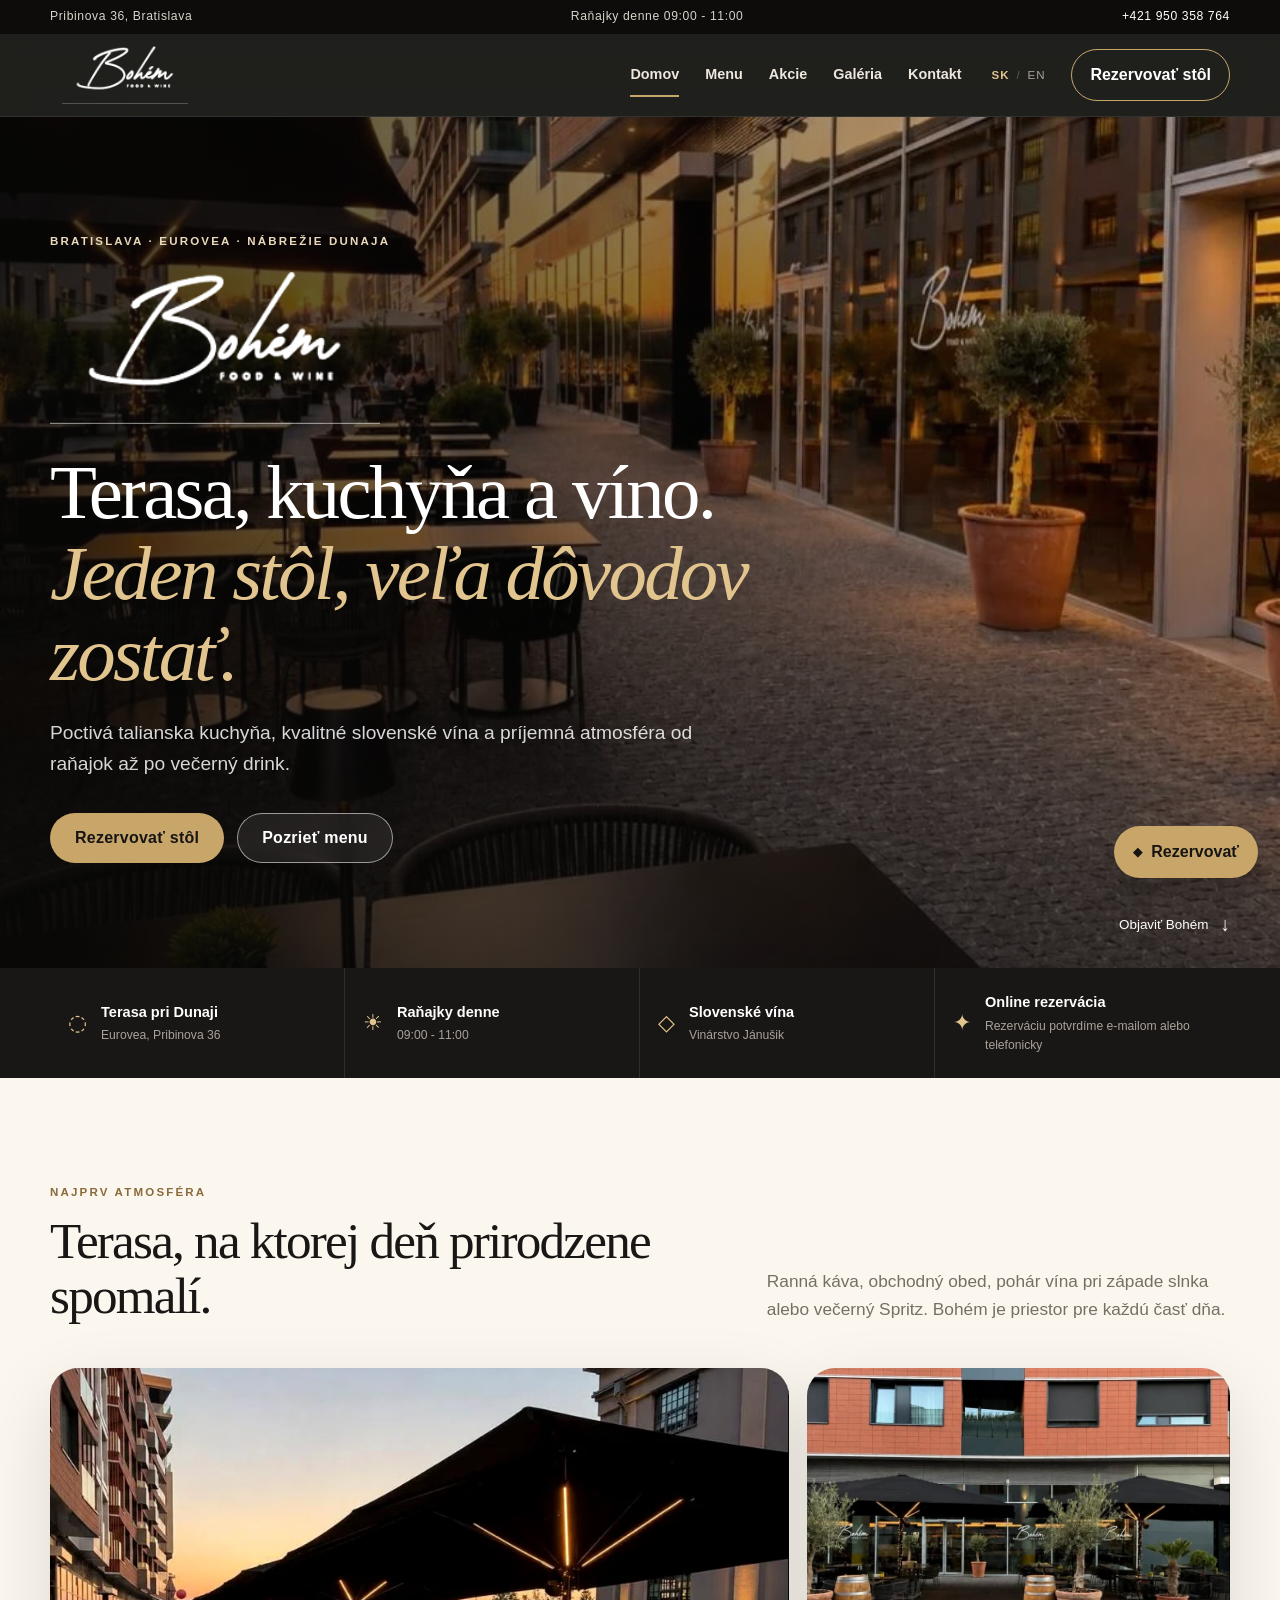
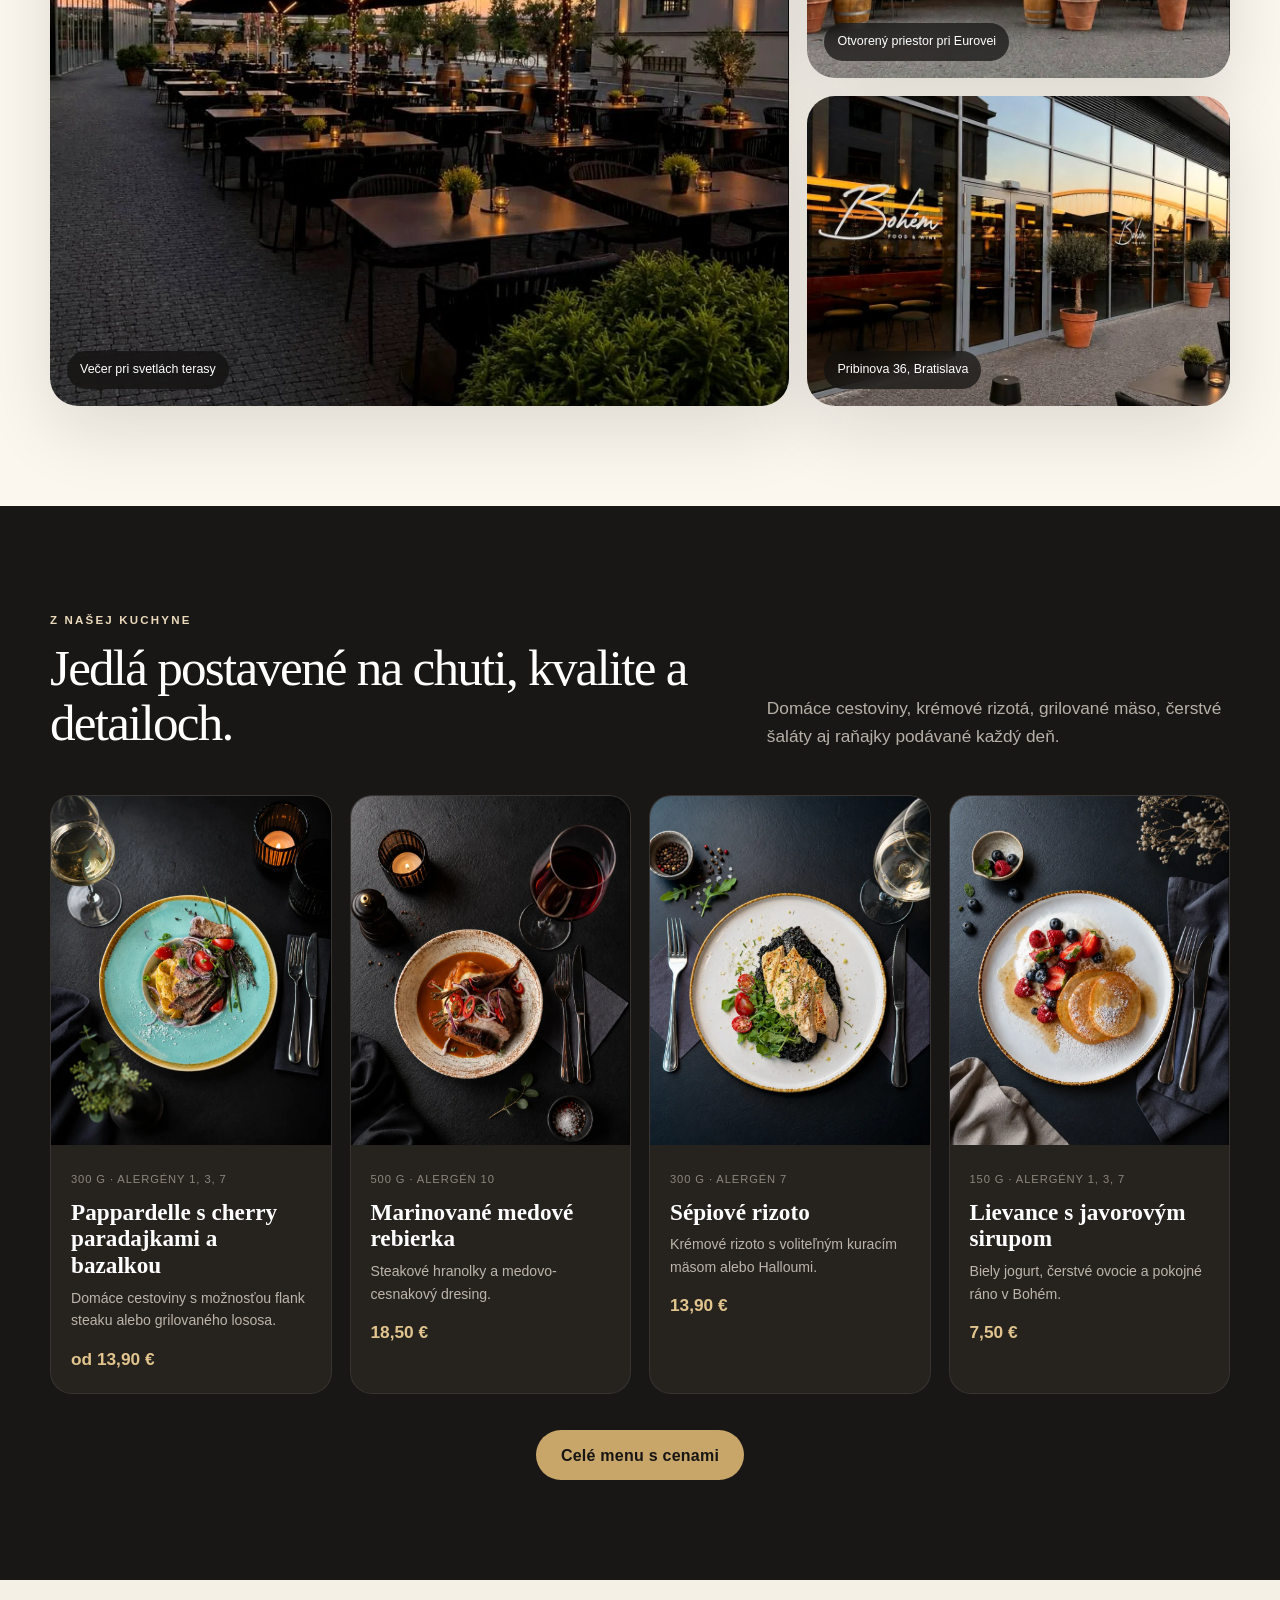
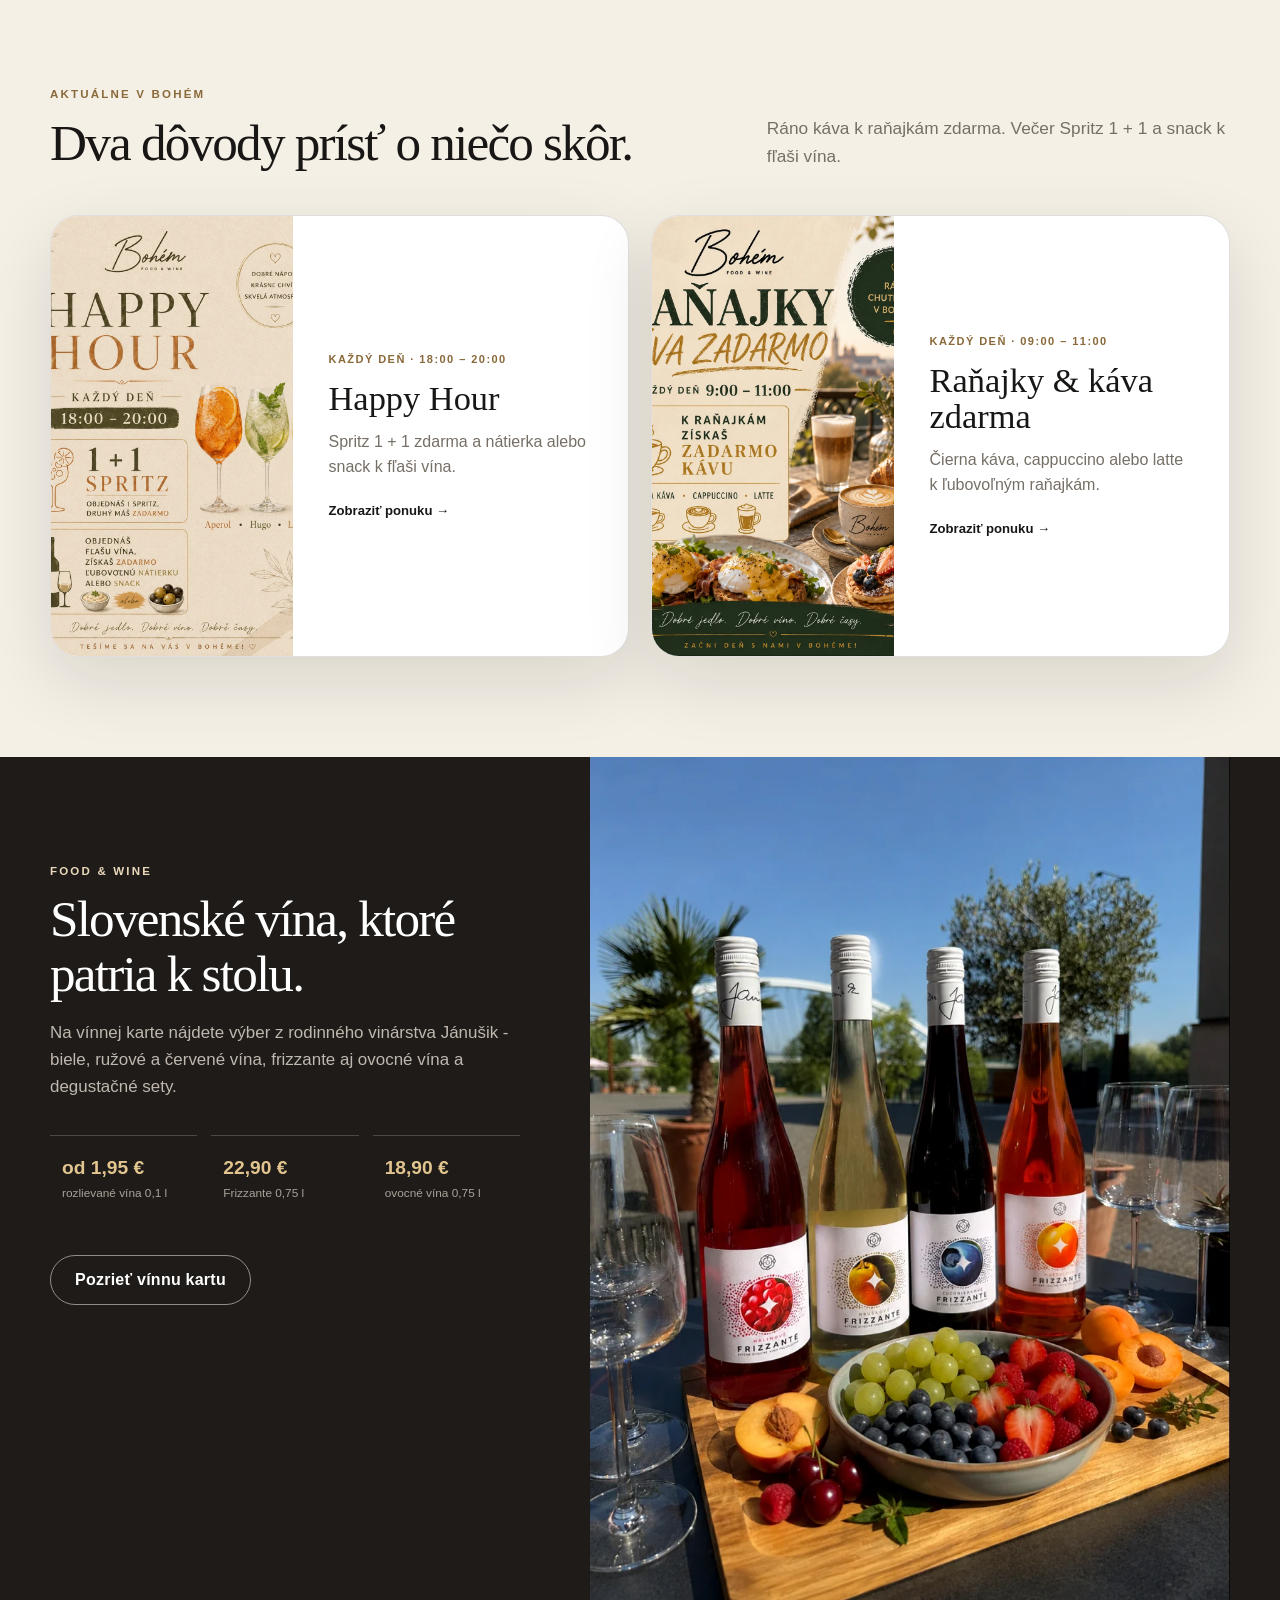
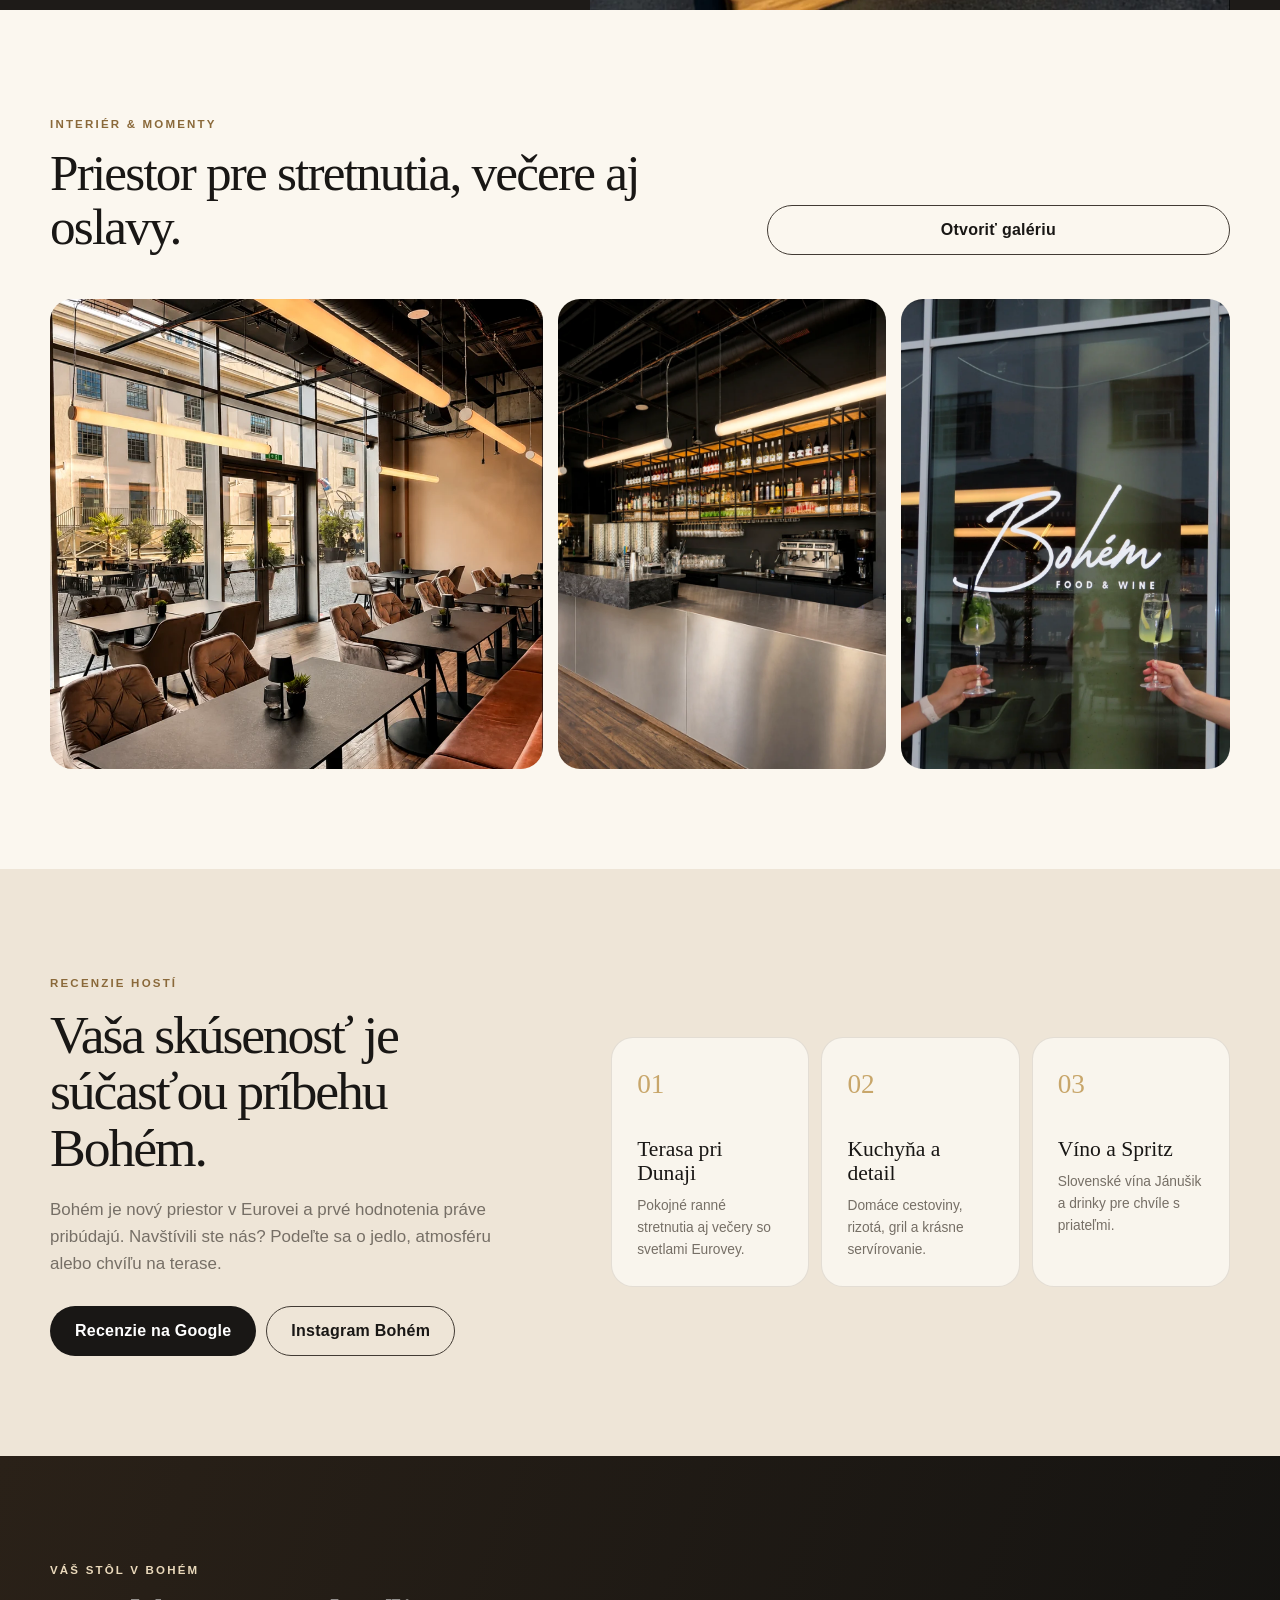
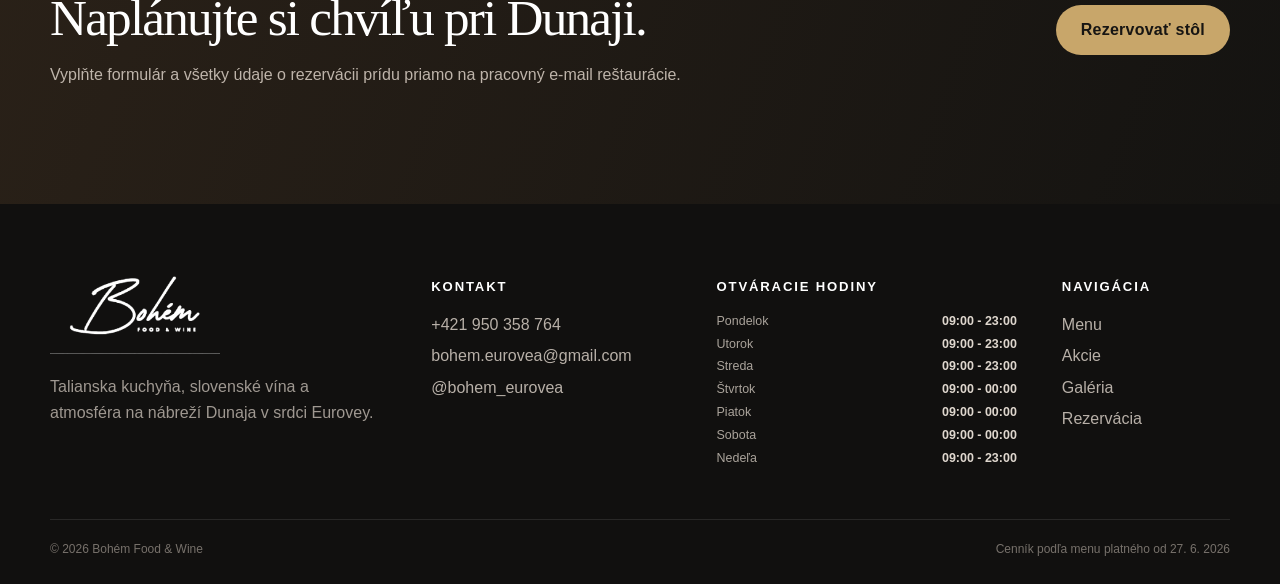
<file: index.html>
<!DOCTYPE html>

<html lang="sk"><head>
<meta charset="utf-8"/><meta content="width=device-width,initial-scale=1,viewport-fit=cover" name="viewport"/>
<title>Bohém Food &amp; Wine | Terasa, talianska kuchyňa a víno</title><meta content="Bohém Food &amp; Wine v Eurovei - terasa pri Dunaji, talianska kuchyňa, raňajky, slovenské vína a online rezervácia." name="description"/>
<meta content="#171614" name="theme-color"/><link href="favicon.svg" rel="icon" type="image/svg+xml"/>
<link href="assets/css/style.css" rel="stylesheet"/>
<script type="application/ld+json">{"@context": "https://schema.org", "@type": "Restaurant", "name": "Bohém Food & Wine", "image": "assets/img/hero-terrace-final.webp", "url": "", "telephone": "+421950358764", "email": "bohem.eurovea@gmail.com", "servesCuisine": ["Italian", "European", "Slovak"], "priceRange": "€€", "address": {"@type": "PostalAddress", "streetAddress": "Pribinova 36", "addressLocality": "Bratislava", "postalCode": "811 09", "addressCountry": "SK"}, "openingHoursSpecification": [{"@type": "OpeningHoursSpecification", "dayOfWeek": ["Monday", "Tuesday", "Wednesday", "Sunday"], "opens": "09:00", "closes": "23:00"}, {"@type": "OpeningHoursSpecification", "dayOfWeek": ["Thursday", "Friday", "Saturday"], "opens": "09:00", "closes": "00:00"}], "acceptsReservations": true, "sameAs": ["https://www.instagram.com/bohem_eurovea/"]}</script>
</head><body data-page="home">
<a class="skip-link" href="#main">Preskočiť na obsah</a>
<div class="topbar"><div class="container topbar-inner"><span>Pribinova 36, Bratislava</span><span class="topbar-hide">Raňajky denne 09:00 - 11:00</span><a href="tel:+421950358764">+421 950 358 764</a></div></div>
<header class="site-header"><div class="container header-inner">
<a aria-label="Bohém Food &amp; Wine - domov" class="brand" href="index.html"><img alt="Bohém Food &amp; Wine" src="assets/img/logo-white.png"/></a>
<button aria-controls="site-nav" aria-expanded="false" class="nav-toggle" type="button"><span></span><span></span><span></span><span class="sr-only">Otvoriť menu</span></button>
<nav aria-label="Hlavná navigácia" class="site-nav" id="site-nav"><a aria-current="page" class="nav-link" data-page="home" href="index.html">Domov</a><a class="nav-link" data-page="menu" href="menu.html">Menu</a><a class="nav-link" data-page="akcie" href="akcie.html">Akcie</a><a class="nav-link" data-page="galeria" href="galeria.html">Galéria</a><a class="nav-link" data-page="kontakt" href="kontakt.html">Kontakt</a><span aria-label="Jazyk" class="lang-switch"><strong>SK</strong><span aria-hidden="true">/</span><a href="en/index.html" lang="en">EN</a></span><a class="nav-cta" data-page="rezervacia" href="rezervacia.html">Rezervovať stôl</a></nav>
</div></header>
<main id="main">
<section class="hero hero-terrace">
<div class="hero-media"><img alt="Terasa Bohém Food &amp; Wine pri západe slnka" src="assets/img/hero-terrace-final.webp"/></div>
<div class="hero-shade"></div>
<div class="container hero-content">
<span class="kicker light">Bratislava · Eurovea · nábrežie Dunaja</span>
<img alt="Bohém Food &amp; Wine" class="hero-logo" src="assets/img/logo-white.png"/>
<h1>Terasa, kuchyňa a víno.<br/><em>Jeden stôl, veľa dôvodov zostať.</em></h1>
<p>Poctivá talianska kuchyňa, kvalitné slovenské vína a príjemná atmosféra od raňajok až po večerný drink.</p>
<div class="hero-actions"><a class="btn btn-gold" href="rezervacia.html">Rezervovať stôl</a><a class="btn btn-glass" href="menu.html">Pozrieť menu</a></div>
</div>
<a class="scroll-cue" href="#terasa">Objaviť Bohém <span>↓</span></a>
</section>
<section class="quick-strip"><div class="container quick-grid">
<div><span class="quick-icon">◌</span><div><b>Terasa pri Dunaji</b><small>Eurovea, Pribinova 36</small></div></div>
<div><span class="quick-icon">☀</span><div><b>Raňajky denne</b><small>09:00 - 11:00</small></div></div>
<div><span class="quick-icon">◇</span><div><b>Slovenské vína</b><small>Vinárstvo Jánušik</small></div></div>
<div><span class="quick-icon">✦</span><div><b>Online rezervácia</b><small>Rezerváciu potvrdíme e-mailom alebo telefonicky</small></div></div>
</div></section>
<section class="section" id="terasa"><div class="container">
<div class="section-head split"><div><span class="kicker">Najprv atmosféra</span><h2>Terasa, na ktorej deň prirodzene spomalí.</h2></div><p>Ranná káva, obchodný obed, pohár vína pri západe slnka alebo večerný Spritz. Bohém je priestor pre každú časť dňa.</p></div>
<div class="terrace-mosaic">
<figure class="terrace-main"><img alt="Večerná terasa Bohém" loading="lazy" src="assets/img/terrace-evening-final.webp"/><figcaption>Večer pri svetlách terasy</figcaption></figure>
<figure><img alt="Denná terasa Bohém" loading="lazy" src="assets/img/terrace-day-final.webp"/><figcaption>Otvorený priestor pri Eurovei</figcaption></figure>
<figure><img alt="Vstup do Bohém Food &amp; Wine" loading="lazy" src="assets/img/entrance-final.webp"/><figcaption>Pribinova 36, Bratislava</figcaption></figure>
</div>
</div></section>
<section class="section section-dark"><div class="container">
<div class="section-head split light-head"><div><span class="kicker light">Z našej kuchyne</span><h2>Jedlá postavené na chuti, kvalite a detailoch.</h2></div><p>Domáce cestoviny, krémové rizotá, grilované mäso, čerstvé šaláty aj raňajky podávané každý deň.</p></div>
<div class="featured-menu">
<article><img alt="Pappardelle s flank steakom" loading="lazy" src="assets/img/dish-steak-pasta.webp"/><div><span class="dish-meta">300 g · alergény 1, 3, 7</span><h3>Pappardelle s cherry paradajkami a bazalkou</h3><p>Domáce cestoviny s možnosťou flank steaku alebo grilovaného lososa.</p><strong>od 13,90 €</strong></div></article>
<article><img alt="Marinované medové rebierka" loading="lazy" src="assets/img/dish-ribs.webp"/><div><span class="dish-meta">500 g · alergén 10</span><h3>Marinované medové rebierka</h3><p>Steakové hranolky a medovo-cesnakový dresing.</p><strong>18,50 €</strong></div></article>
<article><img alt="Sépiové rizoto" loading="lazy" src="assets/img/dish-black-risotto.webp"/><div><span class="dish-meta">300 g · alergén 7</span><h3>Sépiové rizoto</h3><p>Krémové rizoto s voliteľným kuracím mäsom alebo Halloumi.</p><strong>13,90 €</strong></div></article>
<article><img alt="Lievance s ovocím" loading="lazy" src="assets/img/breakfast-pancakes.webp"/><div><span class="dish-meta">150 g · alergény 1, 3, 7</span><h3>Lievance s javorovým sirupom</h3><p>Biely jogurt, čerstvé ovocie a pokojné ráno v Bohém.</p><strong>7,50 €</strong></div></article>
</div>
<div class="center-actions"><a class="btn btn-gold" href="menu.html">Celé menu s cenami</a></div>
</div></section>
<section class="section home-offers"><div class="container"><div class="section-head split"><div><span class="kicker">Aktuálne v Bohém</span><h2>Dva dôvody prísť o niečo skôr.</h2></div><p>Ráno káva k raňajkám zdarma. Večer Spritz 1 + 1 a snack k fľaši vína.</p></div><div class="home-offer-grid">
<a class="home-offer-card" href="akcie.html#happy-hour"><img alt="Happy Hour v Bohém" loading="lazy" src="assets/img/happy-hour-poster.webp"/><div><span>Každý deň · 18:00 – 20:00</span><h3>Happy Hour</h3><p>Spritz 1 + 1 zdarma a nátierka alebo snack k fľaši vína.</p><b>Zobraziť ponuku →</b></div></a>
<a class="home-offer-card" href="akcie.html#breakfast-coffee"><img alt="Raňajky s kávou zdarma" loading="lazy" src="assets/img/breakfast-coffee-poster.webp"/><div><span>Každý deň · 09:00 – 11:00</span><h3>Raňajky &amp; káva zdarma</h3><p>Čierna káva, cappuccino alebo latte k ľubovoľným raňajkám.</p><b>Zobraziť ponuku →</b></div></a>
</div></div></section>
<section class="section wine-section"><div class="container wine-grid">
<div class="wine-copy"><span class="kicker light">Food &amp; Wine</span><h2>Slovenské vína, ktoré patria k stolu.</h2><p>Na vínnej karte nájdete výber z rodinného vinárstva Jánušik - biele, ružové a červené vína, frizzante aj ovocné vína a degustačné sety.</p><div class="wine-stats"><div><strong>od 1,95 €</strong><span>rozlievané vína 0,1 l</span></div><div><strong>22,90 €</strong><span>Frizzante 0,75 l</span></div><div><strong>18,90 €</strong><span>ovocné vína 0,75 l</span></div></div><a class="btn btn-outline-light" href="menu.html#rozlievane-vina">Pozrieť vínnu kartu</a></div>
<img alt="Výber vín v Bohém Food &amp; Wine" loading="lazy" src="assets/img/wine-final.webp"/>
</div></section>
<section class="section"><div class="container">
<div class="section-head split"><div><span class="kicker">Interiér &amp; momenty</span><h2>Priestor pre stretnutia, večere aj oslavy.</h2></div><a class="btn btn-outline" href="galeria.html">Otvoriť galériu</a></div>
<div class="gallery-preview"><img alt="Interiér Bohém" loading="lazy" src="assets/img/interior-final.webp"/><img alt="Bar Bohém" loading="lazy" src="assets/img/bar-final.webp"/><img alt="Spritz pri logu Bohém" loading="lazy" src="assets/img/spritz-cheers.webp"/></div>
</div></section>
<section class="section reviews-section"><div class="container reviews-inner"><div class="reviews-copy"><span class="kicker">Recenzie hostí</span><h2>Vaša skúsenosť je súčasťou príbehu Bohém.</h2><p>Bohém je nový priestor v Eurovei a prvé hodnotenia práve pribúdajú. Navštívili ste nás? Podeľte sa o jedlo, atmosféru alebo chvíľu na terase.</p><div class="review-actions"><a class="btn btn-dark" href="https://www.google.com/maps/search/?api=1&amp;query=Boh%C3%A9m%20Food%20%26%20Wine%20Pribinova%2036%20Bratislava" rel="noopener" target="_blank">Recenzie na Google</a><a class="btn btn-outline" href="https://www.instagram.com/bohem_eurovea/" rel="noopener" target="_blank">Instagram Bohém</a></div></div><div class="review-highlights"><article><span>01</span><h3>Terasa pri Dunaji</h3><p>Pokojné ranné stretnutia aj večery so svetlami Eurovey.</p></article><article><span>02</span><h3>Kuchyňa a detail</h3><p>Domáce cestoviny, rizotá, gril a krásne servírovanie.</p></article><article><span>03</span><h3>Víno a Spritz</h3><p>Slovenské vína Jánušik a drinky pre chvíle s priateľmi.</p></article></div></div></section><section class="section reservation-band"><div class="container reservation-band-inner"><div><span class="kicker light">Váš stôl v Bohém</span><h2>Naplánujte si chvíľu pri Dunaji.</h2><p>Vyplňte formulár a všetky údaje o rezervácii prídu priamo na pracovný e-mail reštaurácie.</p></div><a class="btn btn-gold" href="rezervacia.html">Rezervovať stôl</a></div></section>
</main>
<a aria-label="Rezervovať stôl" class="floating-book" href="rezervacia.html"><span class="floating-icon">◆</span><span>Rezervovať</span></a>
<div class="mobile-actions"><a href="tel:+421950358764">Zavolať</a><a class="mobile-book" href="rezervacia.html">Rezervovať</a></div><footer class="site-footer"><div class="container footer-grid">
<div class="footer-brand"><img alt="Bohém Food &amp; Wine" src="assets/img/logo-white.png"/><p>Talianska kuchyňa, slovenské vína a atmosféra na nábreží Dunaja v srdci Eurovey.</p></div>
<div><h3>Kontakt</h3><a href="tel:+421950358764">+421 950 358 764</a><a href="mailto:bohem.eurovea@gmail.com">bohem.eurovea@gmail.com</a><a href="https://www.instagram.com/bohem_eurovea/" rel="noopener" target="_blank">@bohem_eurovea</a></div>
<div><h3>Otváracie hodiny</h3><div class="hours-mini"><span>Pondelok</span><b>09:00 - 23:00</b><span>Utorok</span><b>09:00 - 23:00</b><span>Streda</span><b>09:00 - 23:00</b><span>Štvrtok</span><b>09:00 - 00:00</b><span>Piatok</span><b>09:00 - 00:00</b><span>Sobota</span><b>09:00 - 00:00</b><span>Nedeľa</span><b>09:00 - 23:00</b></div></div>
<div><h3>Navigácia</h3><a href="menu.html">Menu</a><a href="akcie.html">Akcie</a><a href="galeria.html">Galéria</a><a href="rezervacia.html">Rezervácia</a></div>
</div><div class="container footer-bottom"><span>© <span data-year=""></span> Bohém Food &amp; Wine</span><span>Cenník podľa menu platného od 27. 6. 2026</span></div></footer>
<script src="assets/js/site.js"></script></body></html>
</file>
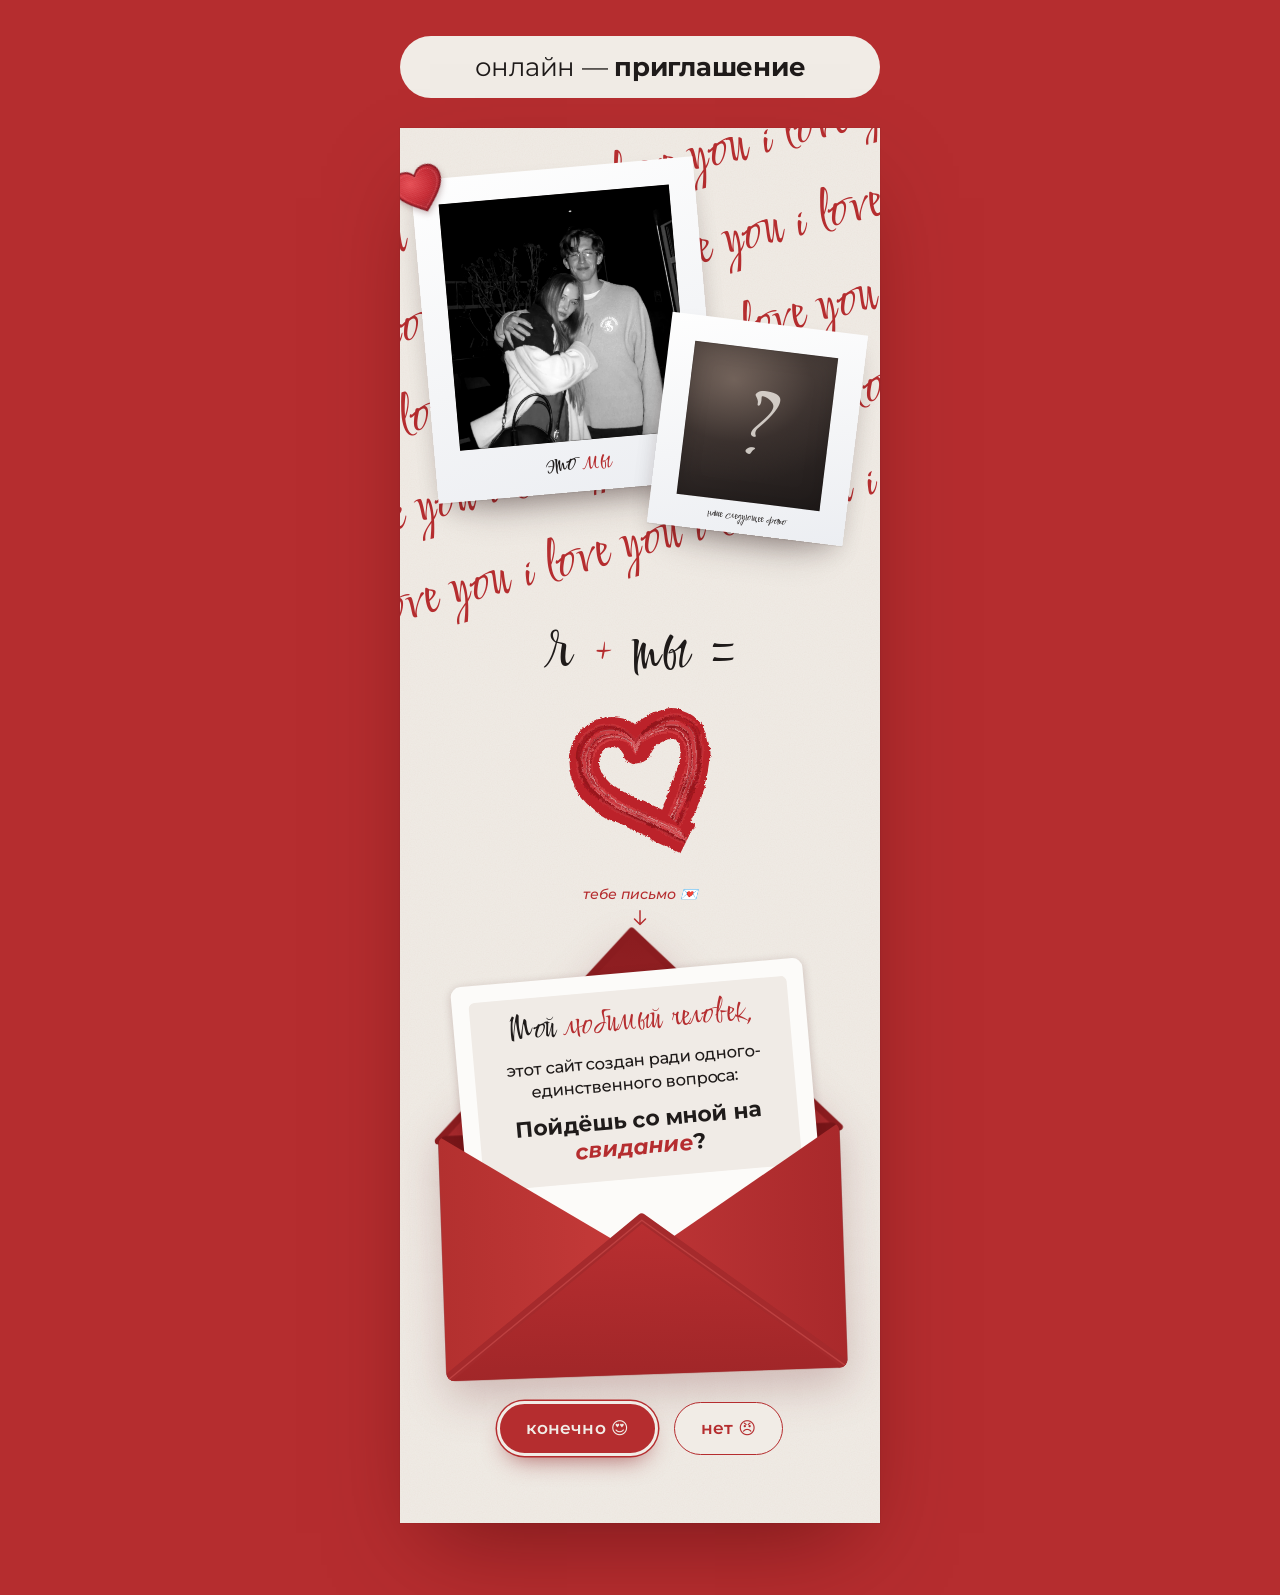
<file: date/index.html>
<!DOCTYPE html>
<html lang="ru">
<head>
<meta charset="utf-8">
<meta name="viewport" content="width=device-width, initial-scale=1, viewport-fit=cover">
<meta name="color-scheme" content="light only">
<meta name="theme-color" content="#f1ece6">
<meta name="robots" content="noindex, nofollow">
<title>Тебе письмо 💌</title>
<meta name="description" content="У меня к тебе очень важный вопрос…">
<meta property="og:type" content="website">
<meta property="og:title" content="Тебе письмо 💌">
<meta property="og:description" content="У меня к тебе очень важный вопрос…">
<meta property="og:image" content="img/og.jpg">
<meta name="twitter:card" content="summary_large_image">
<link rel="icon" href="favicon.svg" type="image/svg+xml">
<link rel="preload" href="fonts/comforter-cyrillic.woff2" as="font" type="font/woff2" crossorigin>
<link rel="preload" href="fonts/montserrat-cyrillic.woff2" as="font" type="font/woff2" crossorigin>
<link rel="stylesheet" href="fonts.css">
<link rel="stylesheet" href="style.css">
<script>document.documentElement.classList.add('js');</script>
</head>
<body>

<!-- Общие SVG-фигуры: сердечки, нашивки, «мелковое» сердце -->
<svg class="sprite" aria-hidden="true" focusable="false">
  <defs>
    <path id="heart-path" d="M50 88C22 66 2 48 2 27 2 12 13 2 27 2c10 0 18 6 23 14C55 8 63 2 73 2c14 0 25 10 25 25 0 21-20 39-48 61z"/>
    <clipPath id="heart-clip"><use href="#heart-path"/></clipPath>
    <radialGradient id="patch-grad" cx="36%" cy="30%" r="78%">
      <stop offset="0" stop-color="#e5474e"/>
      <stop offset=".55" stop-color="#c3212b"/>
      <stop offset="1" stop-color="#921520"/>
    </radialGradient>
    <pattern id="satin" width="2.6" height="12" patternUnits="userSpaceOnUse" patternTransform="rotate(32)">
      <rect width="1.1" height="12" fill="#fff" fill-opacity=".14"/>
    </pattern>
    <filter id="crayon" x="-10%" y="-10%" width="120%" height="120%">
      <feTurbulence type="fractalNoise" baseFrequency=".8" numOctaves="2" seed="7" result="n"/>
      <feDisplacementMap in="SourceGraphic" in2="n" scale="3.2" xChannelSelector="R" yChannelSelector="G"/>
    </filter>
    <symbol id="i-heart" viewBox="0 0 100 90"><use href="#heart-path"/></symbol>
    <symbol id="i-heart-line" viewBox="-4 -4 108 98">
      <use href="#heart-path" fill="none" stroke="currentColor" stroke-width="3" stroke-linejoin="round"/>
    </symbol>
    <symbol id="i-patch" viewBox="-6 -6 112 102">
      <use href="#heart-path" fill="url(#patch-grad)" stroke="#86111b" stroke-width="3.5"/>
      <use href="#heart-path" fill="url(#satin)"/>
      <use href="#heart-path" fill="none" stroke="#f27a80" stroke-width="1.6" stroke-dasharray="2.6 2.2" transform="translate(7.5 6.75) scale(.85)"/>
    </symbol>
    <symbol id="i-crayon" viewBox="-6 -6 112 102">
      <g filter="url(#crayon)" fill="none" stroke="#c4262e" stroke-linecap="round" stroke-linejoin="round">
        <path clip-path="url(#heart-clip)" stroke-width="2.4" d="M0.5 -5.0 L-38.5 97.8 L10.2 -4.3 L-31.6 95.9 L20.2 -5.4 L-19.8 94.5 L27.5 -7.0 L-11.7 96.3 L34.9 -7.1 L-3.3 97.7 L47.1 -7.4 L7.5 94.6 L55.7 -7.5 L14.3 97.5 L63.2 -7.1 L26.4 97.5 L72.8 -4.2 L34.3 96.7 L81.6 -4.2 L44.0 97.9 L93.6 -6.8 L52.2 94.7 L99.8 -7.7 L61.2 96.4 L108.4 -5.3 L70.5 95.2 L120.9 -6.1 L79.6 95.9 L129.6 -7.8 L90.8 94.1 L139.0 -4.6 L97.2 97.2 L146.7 -5.7 L106.3 94.2"/>
        <use href="#heart-path" stroke-width="2.6"/>
      </g>
    </symbol>
  </defs>
</svg>

<p class="board-title" aria-hidden="true">онлайн — <b>приглашение</b></p>

<div class="page">

  <!-- ============ 1. Обложка ============ -->
  <header class="hero">
    <div class="hero__photos">
      <div class="love-lines" aria-hidden="true">
        <span style="--d:.1s">love you i love you i love you i love you</span>
        <span style="--d:.35s">i love you i love you i love you i love you</span>
        <span style="--d:.6s">you i love you i love you i love you i love</span>
        <span style="--d:.85s">love you i love you i love you i love you</span>
        <span style="--d:1.1s">i love you i love you i love you i love you</span>
      </div>

      <figure class="polaroid polaroid--us">
        <div class="polaroid__photo">
          <img src="img/us.webp" width="760" height="813" alt="Мы вдвоём">
        </div>
        <figcaption><span class="ink">это</span> <span class="red">мы</span></figcaption>
        <svg class="patch patch--hero" aria-hidden="true"><use href="#i-patch"/></svg>
      </figure>

      <figure class="polaroid polaroid--blank">
        <div class="polaroid__photo polaroid__photo--blank"><span aria-hidden="true">?</span></div>
        <figcaption>наше следующее фото</figcaption>
      </figure>
    </div>

    <h1 class="equation">я <span class="plus">+</span> ты =</h1>

    <svg class="brush-heart" viewBox="0 0 220 200" aria-hidden="true">
      <defs>
        <path id="bh" d="M170 178C150 168 110 150 84 138C50 122 30 90 44 62C56 38 92 36 106 64C116 40 150 22 170 42C188 62 176 110 152 156" transform="translate(108 108) scale(.92) translate(-108 -108)"/>
        <filter id="brush" x="-15%" y="-15%" width="130%" height="130%">
          <feTurbulence type="fractalNoise" baseFrequency=".03" numOctaves="2" seed="4" result="warp"/>
          <feDisplacementMap in="SourceGraphic" in2="warp" scale="6" xChannelSelector="R" yChannelSelector="G" result="w"/>
          <feTurbulence type="fractalNoise" baseFrequency=".7 1.1" numOctaves="2" seed="9" result="grain"/>
          <feDisplacementMap in="w" in2="grain" scale="3.4" xChannelSelector="R" yChannelSelector="G"/>
        </filter>
        <mask id="brush-reveal" maskUnits="userSpaceOnUse" x="-20" y="-20" width="260" height="240">
          <use class="draw" href="#bh" fill="none" stroke="#fff" stroke-width="60" stroke-linejoin="round"/>
        </mask>
      </defs>
      <g mask="url(#brush-reveal)">
        <g filter="url(#brush)" fill="none" stroke-linejoin="round">
          <use href="#bh" stroke="#bc2229" stroke-width="38"/>
          <use href="#bh" stroke="#8c141c" stroke-width="3.2" stroke-opacity="0.45" stroke-dasharray="58 7 25 10 109 24 85 30" transform="translate(108 108) scale(1.088) translate(-108 -108)"/>
    <use href="#bh" stroke="#8c141c" stroke-width="2.0" stroke-opacity="0.31" stroke-dasharray="87 31 50 29 77 23 94 27" transform="translate(108 108) scale(1.070) translate(-108 -108)"/>
    <use href="#bh" stroke="#8c141c" stroke-width="2.6" stroke-opacity="0.51" stroke-dasharray="118 14 109 31 103 27 36 33" transform="translate(108 108) scale(0.878) translate(-108 -108)"/>
    <use href="#bh" stroke="#8c141c" stroke-width="3.6" stroke-opacity="0.41" stroke-dasharray="77 31 57 20 114 9 50 28" transform="translate(108 108) scale(0.977) translate(-108 -108)"/>
    <use href="#bh" stroke="#8c141c" stroke-width="1.9" stroke-opacity="0.59" stroke-dasharray="100 34 50 32 108 17 87 32" transform="translate(108 108) scale(1.040) translate(-108 -108)"/>
    <use href="#bh" stroke="#8c141c" stroke-width="2.4" stroke-opacity="0.49" stroke-dasharray="114 34 89 6 106 17 56 25" transform="translate(108 108) scale(1.123) translate(-108 -108)"/>
    <use href="#bh" stroke="#8c141c" stroke-width="2.1" stroke-opacity="0.34" stroke-dasharray="89 34 111 22 50 9 102 27" transform="translate(108 108) scale(0.979) translate(-108 -108)"/>
    <use href="#bh" stroke="#8c141c" stroke-width="2.9" stroke-opacity="0.41" stroke-dasharray="53 10 101 12 114 22 26 12" transform="translate(108 108) scale(0.930) translate(-108 -108)"/>
    <use href="#bh" stroke="#8c141c" stroke-width="1.2" stroke-opacity="0.40" stroke-dasharray="110 25 104 15 72 18 92 18" transform="translate(108 108) scale(1.083) translate(-108 -108)"/>
    <use href="#bh" stroke="#8c141c" stroke-width="2.8" stroke-opacity="0.45" stroke-dasharray="48 19 101 29 75 9 81 13" transform="translate(108 108) scale(0.937) translate(-108 -108)"/>
    <use href="#bh" stroke="#8c141c" stroke-width="1.4" stroke-opacity="0.48" stroke-dasharray="82 20 73 31 34 22 79 21" transform="translate(108 108) scale(1.092) translate(-108 -108)"/>
    <use href="#bh" stroke="#8c141c" stroke-width="3.2" stroke-opacity="0.58" stroke-dasharray="49 29 112 14 82 21 117 31" transform="translate(108 108) scale(0.941) translate(-108 -108)"/>
    <use href="#bh" stroke="#8c141c" stroke-width="1.2" stroke-opacity="0.46" stroke-dasharray="57 24 71 12 57 22 82 16" transform="translate(108 108) scale(1.140) translate(-108 -108)"/>
    <use href="#bh" stroke="#8c141c" stroke-width="1.8" stroke-opacity="0.42" stroke-dasharray="78 25 87 14 102 21 109 21" transform="translate(108 108) scale(1.128) translate(-108 -108)"/>
    <use href="#bh" stroke="#8c141c" stroke-width="2.9" stroke-opacity="0.45" stroke-dasharray="106 31 84 16 71 27 45 25" transform="translate(108 108) scale(0.998) translate(-108 -108)"/>
    <use href="#bh" stroke="#8c141c" stroke-width="2.6" stroke-opacity="0.40" stroke-dasharray="75 21 118 31 45 32 62 23" transform="translate(108 108) scale(0.963) translate(-108 -108)"/>
    <use href="#bh" stroke="#d9454c" stroke-width="2.3" stroke-opacity="0.32" stroke-dasharray="28 25 97 9 112 28 72 17" transform="translate(108 108) scale(0.852) translate(-108 -108)"/>
    <use href="#bh" stroke="#d9454c" stroke-width="2.4" stroke-opacity="0.48" stroke-dasharray="49 10 59 25 26 19 92 21" transform="translate(108 108) scale(1.145) translate(-108 -108)"/>
    <use href="#bh" stroke="#d9454c" stroke-width="1.8" stroke-opacity="0.41" stroke-dasharray="43 27 105 13 102 16 43 7" transform="translate(108 108) scale(0.873) translate(-108 -108)"/>
    <use href="#bh" stroke="#d9454c" stroke-width="1.4" stroke-opacity="0.33" stroke-dasharray="107 21 84 29 33 26 28 28" transform="translate(108 108) scale(1.038) translate(-108 -108)"/>
    <use href="#bh" stroke="#d9454c" stroke-width="2.7" stroke-opacity="0.58" stroke-dasharray="45 25 105 14 108 20 88 28" transform="translate(108 108) scale(1.015) translate(-108 -108)"/>
    <use href="#bh" stroke="#d9454c" stroke-width="2.7" stroke-opacity="0.55" stroke-dasharray="49 20 86 30 81 20 96 14" transform="translate(108 108) scale(0.856) translate(-108 -108)"/>
    <use href="#bh" stroke="#d9454c" stroke-width="2.6" stroke-opacity="0.55" stroke-dasharray="62 17 61 17 29 8 89 33" transform="translate(108 108) scale(0.993) translate(-108 -108)"/>
    <use href="#bh" stroke="#d9454c" stroke-width="1.9" stroke-opacity="0.44" stroke-dasharray="81 17 29 28 35 13 102 26" transform="translate(108 108) scale(0.933) translate(-108 -108)"/>
    <use href="#bh" stroke="#d9454c" stroke-width="3.0" stroke-opacity="0.52" stroke-dasharray="68 17 29 7 119 30 51 28" transform="translate(108 108) scale(0.922) translate(-108 -108)"/>
    <use href="#bh" stroke="#d9454c" stroke-width="3.3" stroke-opacity="0.35" stroke-dasharray="111 9 76 23 42 20 120 21" transform="translate(108 108) scale(0.980) translate(-108 -108)"/>
    <use href="#bh" stroke="#f1ece6" stroke-width="0.8" stroke-opacity="0.41" stroke-dasharray="28 11 92 28 44 11 61 29" transform="translate(108 108) scale(1.038) translate(-108 -108)"/>
    <use href="#bh" stroke="#f1ece6" stroke-width="1.1" stroke-opacity="0.42" stroke-dasharray="53 13 114 24 116 10 78 28" transform="translate(108 108) scale(0.906) translate(-108 -108)"/>
    <use href="#bh" stroke="#f1ece6" stroke-width="0.9" stroke-opacity="0.37" stroke-dasharray="98 6 97 18 49 30 66 33" transform="translate(108 108) scale(0.909) translate(-108 -108)"/>
    <use href="#bh" stroke="#f1ece6" stroke-width="1.0" stroke-opacity="0.42" stroke-dasharray="92 23 109 10 116 13 107 23" transform="translate(108 108) scale(0.968) translate(-108 -108)"/>
        </g>
      </g>
    </svg>

    <a class="cue" href="#question">
      <span>тебе письмо 💌</span>
      <svg viewBox="0 0 24 24" aria-hidden="true"><path d="M12 4v15m0 0-6-6m6 6 6-6" fill="none" stroke="currentColor" stroke-width="1.6" stroke-linecap="round" stroke-linejoin="round"/></svg>
    </a>
  </header>

  <!-- ============ 2. Письмо с вопросом ============ -->
  <section class="question" id="question" aria-labelledby="question-title">
    <div class="envelope">
      <svg class="envelope__back" viewBox="0 0 360 360" aria-hidden="true">
        <defs>
          <linearGradient id="env-flap" x1="0" y1="0" x2="0" y2="1">
            <stop offset="0" stop-color="#8a1c1f"/><stop offset="1" stop-color="#a5292c"/>
          </linearGradient>
          <linearGradient id="env-inside" x1="0" y1="0" x2="0" y2="1">
            <stop offset="0" stop-color="#761518"/><stop offset=".6" stop-color="#8e1e21"/>
          </linearGradient>
        </defs>
        <path d="M8 150 180 -24 352 150Z" fill="url(#env-flap)" stroke="#8a1c1f" stroke-width="6" stroke-linejoin="round"/>
        <rect x="8" y="146" width="344" height="210" rx="7" fill="url(#env-inside)"/>
      </svg>

      <div class="letter">
        <div class="letter__inner">
          <p class="letter__hello"><span class="ink">Мой</span> любимый человек,</p>
          <p class="letter__text">этот сайт создан ради одного-единственного вопроса:</p>
          <h2 class="letter__q" id="question-title">Пойдёшь со мной на <em>свидание</em>?</h2>
        </div>
        <div class="stamp" aria-hidden="true"><span>да!</span></div>
      </div>

      <svg class="envelope__front" viewBox="0 0 360 360" aria-hidden="true">
        <defs>
          <linearGradient id="env-side-l" x1="0" y1="0" x2="1" y2="0">
            <stop offset="0" stop-color="#b3302f"/><stop offset="1" stop-color="#c83c3b"/>
          </linearGradient>
          <linearGradient id="env-side-r" x1="1" y1="0" x2="0" y2="0">
            <stop offset="0" stop-color="#a9292b"/><stop offset="1" stop-color="#bf3637"/>
          </linearGradient>
          <linearGradient id="env-bottom" x1="0" y1="0" x2="0" y2="1">
            <stop offset="0" stop-color="#b92f31"/><stop offset="1" stop-color="#a02628"/>
          </linearGradient>
          <clipPath id="env-clip"><rect x="8" y="146" width="344" height="210" rx="7"/></clipPath>
        </defs>
        <g clip-path="url(#env-clip)">
          <path d="M8 146 196 266 8 360Z" fill="url(#env-side-l)"/>
          <path d="M352 146 164 266 352 360Z" fill="url(#env-side-r)"/>
          <path d="M-4 364 180 222 364 364Z" fill="url(#env-bottom)" stroke="#a52a2c" stroke-width="8" stroke-linejoin="round"/>
          <path d="M8 356 180 224 352 356" fill="none" stroke="#e0615f" stroke-opacity=".4" stroke-width="1.2" stroke-linejoin="round"/>
        </g>
      </svg>
    </div>

    <div class="answers">
      <button class="btn btn--yes" type="button">конечно 😍</button>
      <span class="no-slot"><button class="btn btn--no" type="button">нет 😠</button></span>
    </div>
    <p class="tease" aria-live="polite"></p>
  </section>

  <!-- ============ 3. Всё, что откроется после «конечно» ============ -->
  <div class="details" id="details">

    <section class="yay" aria-labelledby="yay-title">
      <h2 class="script yay__title" id="yay-title" tabindex="-1">Отлично!</h2>
      <p class="yay__text">Я и не сомневался, что ты выберешь именно этот вариант 😌</p>
      <p class="yay__hint">а теперь — все подробности</p>
    </section>

    <section class="when reveal" aria-labelledby="when-title">
      <h2 class="script when__month" id="when-title">
        <span data-bind="month">Октябрь</span> <span class="red" data-bind="year">2026</span>
      </h2>
      <ol class="days" data-days aria-hidden="true"></ol>
      <p class="when__line"><span data-bind="weekday">суббота</span>, <span data-bind="dayMonth">3 октября</span> · <span data-bind="time">19:00</span></p>
      <div class="countdown" data-countdown>
        <p class="countdown__label" data-countdown-label>до нашего свидания осталось</p>
        <div class="countdown__grid" data-countdown-grid>
          <div><b data-cd="d">0</b><span data-cd-label="d">дней</span></div>
          <div><b data-cd="h">00</b><span data-cd-label="h">часов</span></div>
          <div><b data-cd="m">00</b><span data-cd-label="m">минут</span></div>
          <div><b data-cd="s">00</b><span data-cd-label="s">секунд</span></div>
        </div>
      </div>
    </section>

    <section class="plan" aria-label="План вечера">
      <article class="stop stop--meet reveal">
        <h3 class="script stop__title">Встреча</h3>
        <p class="stop__time"><span data-bind="time">19:00</span><small>зайду за тобой</small></p>
        <div class="stop__patches" aria-hidden="true">
          <svg class="patch"><use href="#i-patch"/></svg>
          <svg class="patch"><use href="#i-patch"/></svg>
        </div>
      </article>

      <svg class="plan__route reveal" viewBox="0 0 300 90" aria-hidden="true">
        <path d="M46 4C58 58 140 22 186 46S252 88 262 70" fill="none" stroke="currentColor" stroke-width="2" stroke-linecap="round" stroke-dasharray=".1 9"/>
        <use href="#heart-path" fill="currentColor" transform="translate(255 52) scale(.15)"/>
      </svg>

      <article class="stop stop--where reveal">
        <h3 class="script stop__title">Куда идём?</h3>
        <div data-place-secret>
          <p class="stop__time">сюрприз 🤫<small>узнаешь на месте</small></p>
        </div>
        <div data-place-known hidden>
          <p class="stop__place" data-bind="placeName"></p>
          <p class="stop__addr">
            <svg class="i-heart" aria-hidden="true"><use href="#i-heart"/></svg>
            <a data-map href="#" target="_blank" rel="noopener" data-bind="placeAddress"></a>
          </p>
        </div>
      </article>
    </section>

    <section class="dress reveal" aria-labelledby="dress-title">
      <h2 class="script dress__title" id="dress-title"><span class="red">Дресс</span> - код:</h2>
      <p>всё, в&nbsp;чём тебе уютно и&nbsp;красиво. А&nbsp;если захочется совпасть со&nbsp;мной по&nbsp;цветам&nbsp;— вот палитра вечера:</p>
      <ul class="swatches" aria-label="Палитра вечера: шоколадный, какао, бежевый, светло-серый, молочный">
        <li style="--c:#3b2c29"><svg aria-hidden="true"><use href="#i-heart"/></svg></li>
        <li style="--c:#a68274"><svg aria-hidden="true"><use href="#i-heart"/></svg></li>
        <li style="--c:#d8cec5"><svg aria-hidden="true"><use href="#i-heart"/></svg></li>
        <li style="--c:#e6e1db;--h:#f1eeea"><svg aria-hidden="true"><use href="#i-heart"/></svg></li>
        <li style="--c:#fdf9ef;--h:#efe9dc"><svg aria-hidden="true"><use href="#i-heart"/></svg></li>
      </ul>
    </section>

    <section class="card reveal" aria-labelledby="card-title">
      <div class="card__top">
        <h2 class="script card__title" id="card-title">И ещё,</h2>
        <p>ни о&nbsp;чём не&nbsp;переживай: всё остальное&nbsp;— <b><i>моя забота</i></b>. От&nbsp;тебя нужны только хорошее настроение и&nbsp;твоя улыбка</p>
      </div>
      <svg class="card__heart" viewBox="-4 -4 108 98" aria-hidden="true"><use href="#heart-path"/></svg>
      <div class="card__bottom">
        <p>планы поменялись или хочется что-то уточнить? <b><i>просто напиши мне</i></b>&nbsp;— я&nbsp;всегда на&nbsp;связи</p>
      </div>
    </section>

    <section class="rsvp reveal" aria-labelledby="rsvp-title">
      <h2 class="script rsvp__title" id="rsvp-title">Пожалуйста,</h2>
      <p class="rsvp__text">подтверди своё «да» ещё и&nbsp;<b><i>ответным сообщением</i></b>&nbsp;— хочу сохранить его на&nbsp;память</p>
      <div class="rsvp__actions">
        <a class="pill" data-calendar href="#">
          <svg viewBox="0 0 24 24" aria-hidden="true"><rect x="3.5" y="5" width="17" height="15.5" rx="3" fill="none" stroke="currentColor" stroke-width="1.6"/><path d="M3.5 10h17M8 3v4m8-4v4" stroke="currentColor" stroke-width="1.6" stroke-linecap="round"/></svg>
          добавить в календарь
        </a>
        <a class="pill pill--ghost" data-map data-place-only href="#" target="_blank" rel="noopener" hidden>
          <svg viewBox="0 0 24 24" aria-hidden="true"><path d="M12 21s-6.5-5.6-6.5-11a6.5 6.5 0 0 1 13 0c0 5.4-6.5 11-6.5 11Z" fill="none" stroke="currentColor" stroke-width="1.6" stroke-linejoin="round"/><circle cx="12" cy="10" r="2.3" fill="none" stroke="currentColor" stroke-width="1.6"/></svg>
          как добраться
        </a>
      </div>
    </section>

    <section class="final reveal" aria-label="До встречи">
      <figure class="polaroid polaroid--big polaroid--develop" style="--r:2deg">
        <div class="polaroid__photo">
          <img src="img/us.webp" width="760" height="813" loading="lazy" alt="Мы вдвоём">
        </div>
        <figcaption><span class="ink">до</span> <span class="red">встречи!</span></figcaption>
      </figure>
      <svg class="final__heart" aria-hidden="true"><use href="#i-crayon"/></svg>
    </section>
  </div>
</div>

<canvas class="fx" aria-hidden="true"></canvas>

<script src="config.js"></script>
<script src="app.js"></script>
</body>
</html>
</file>
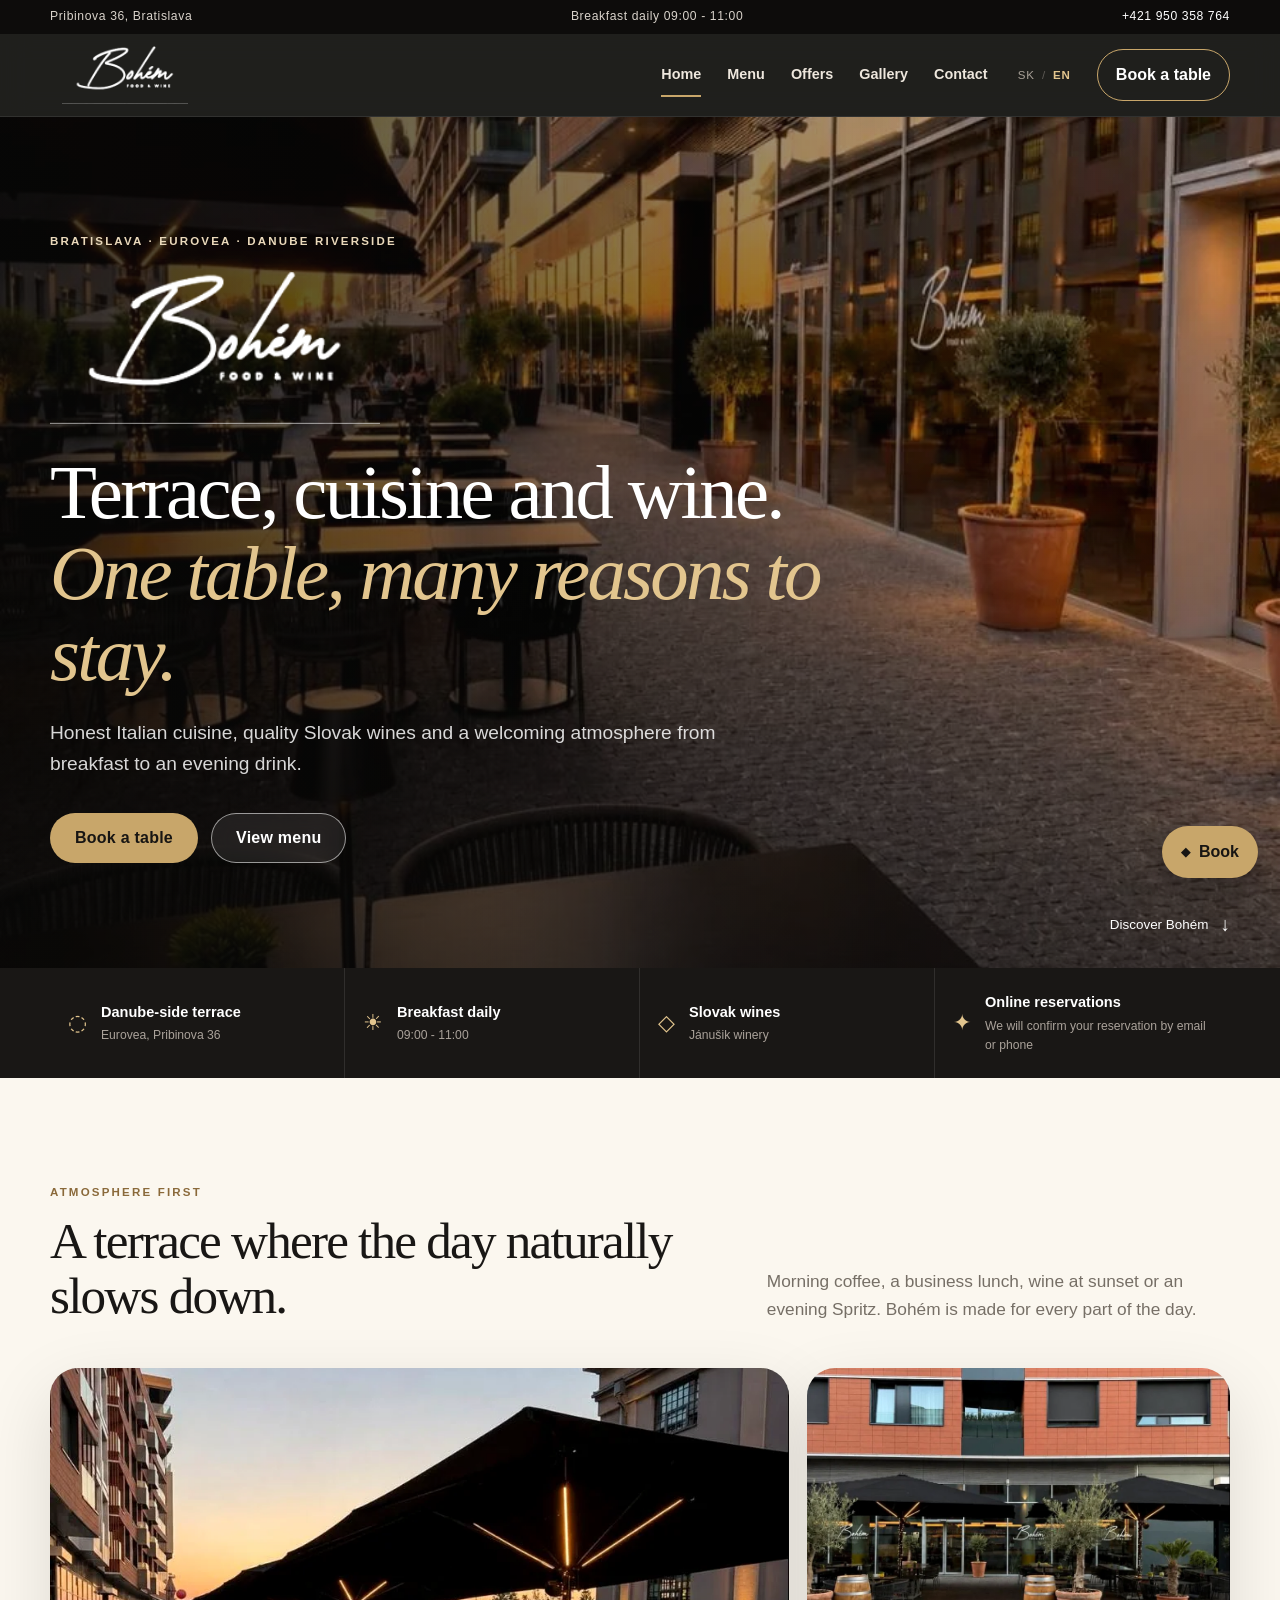
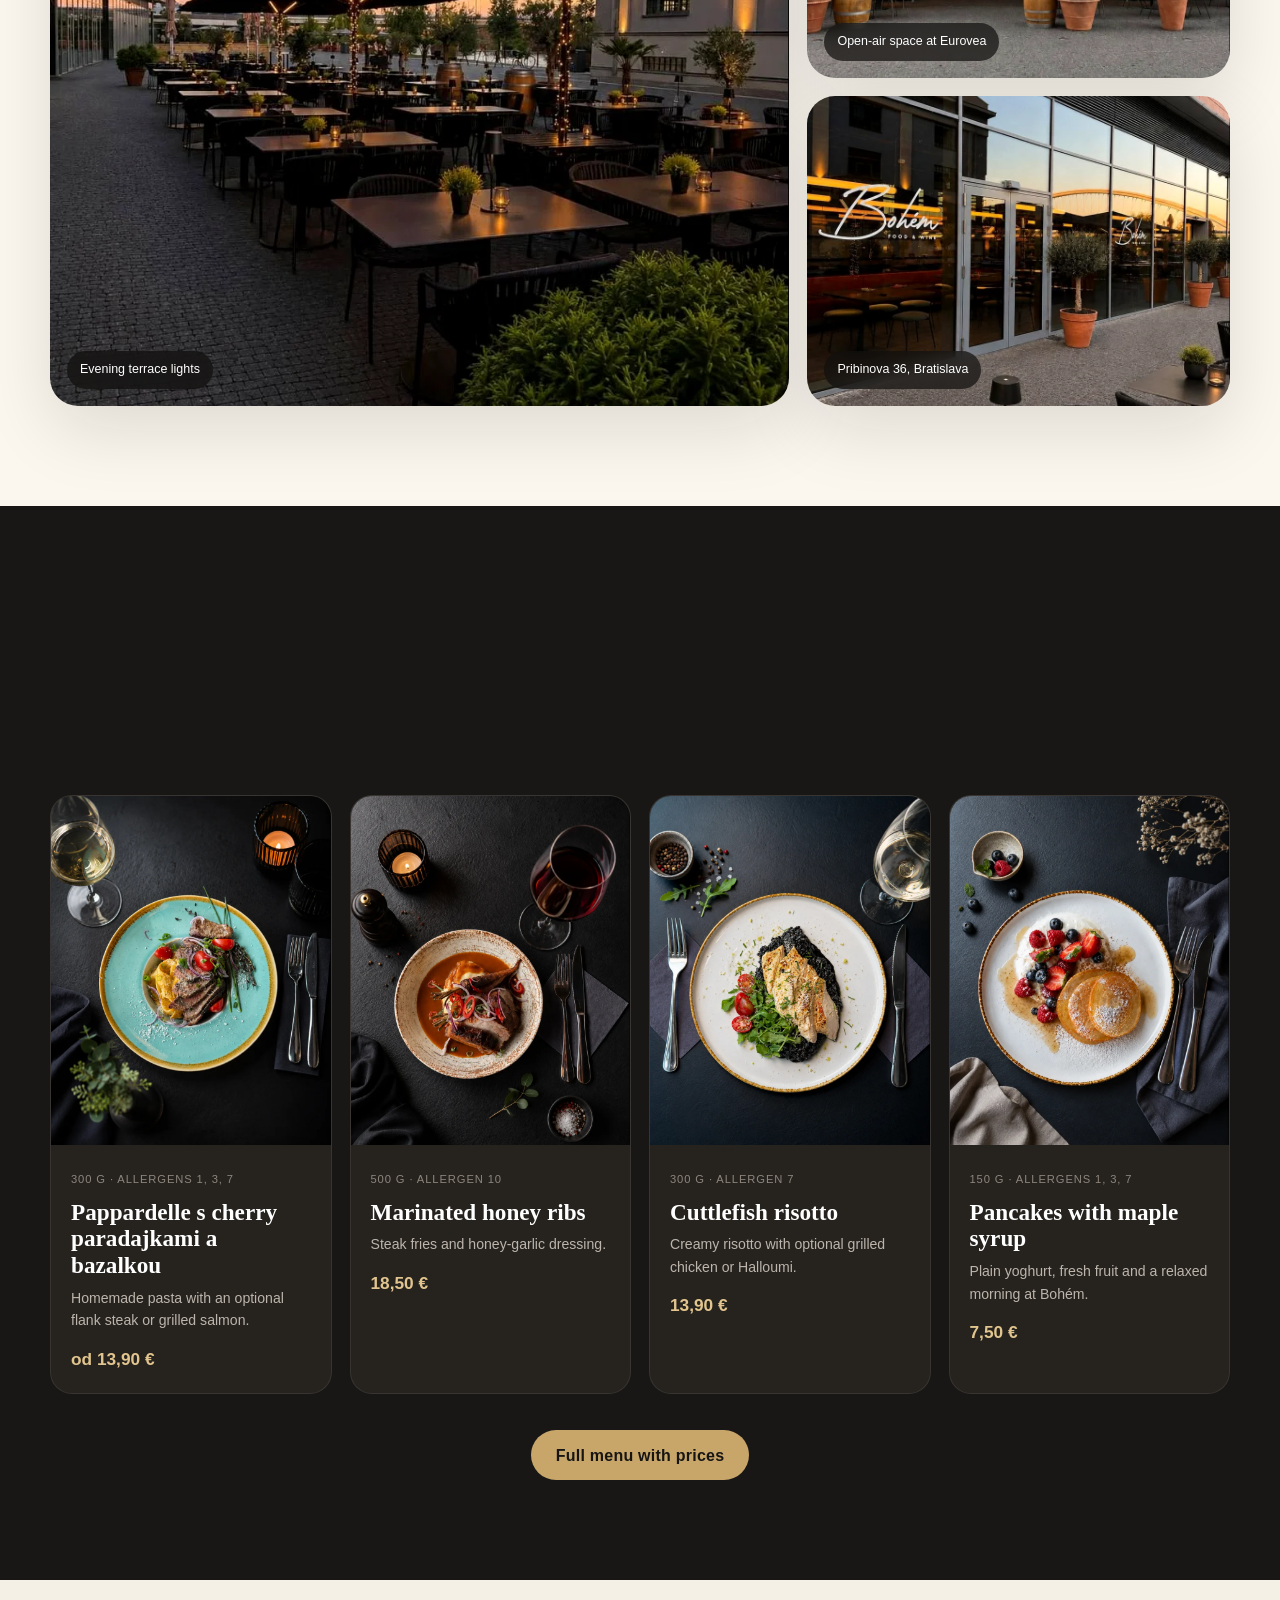
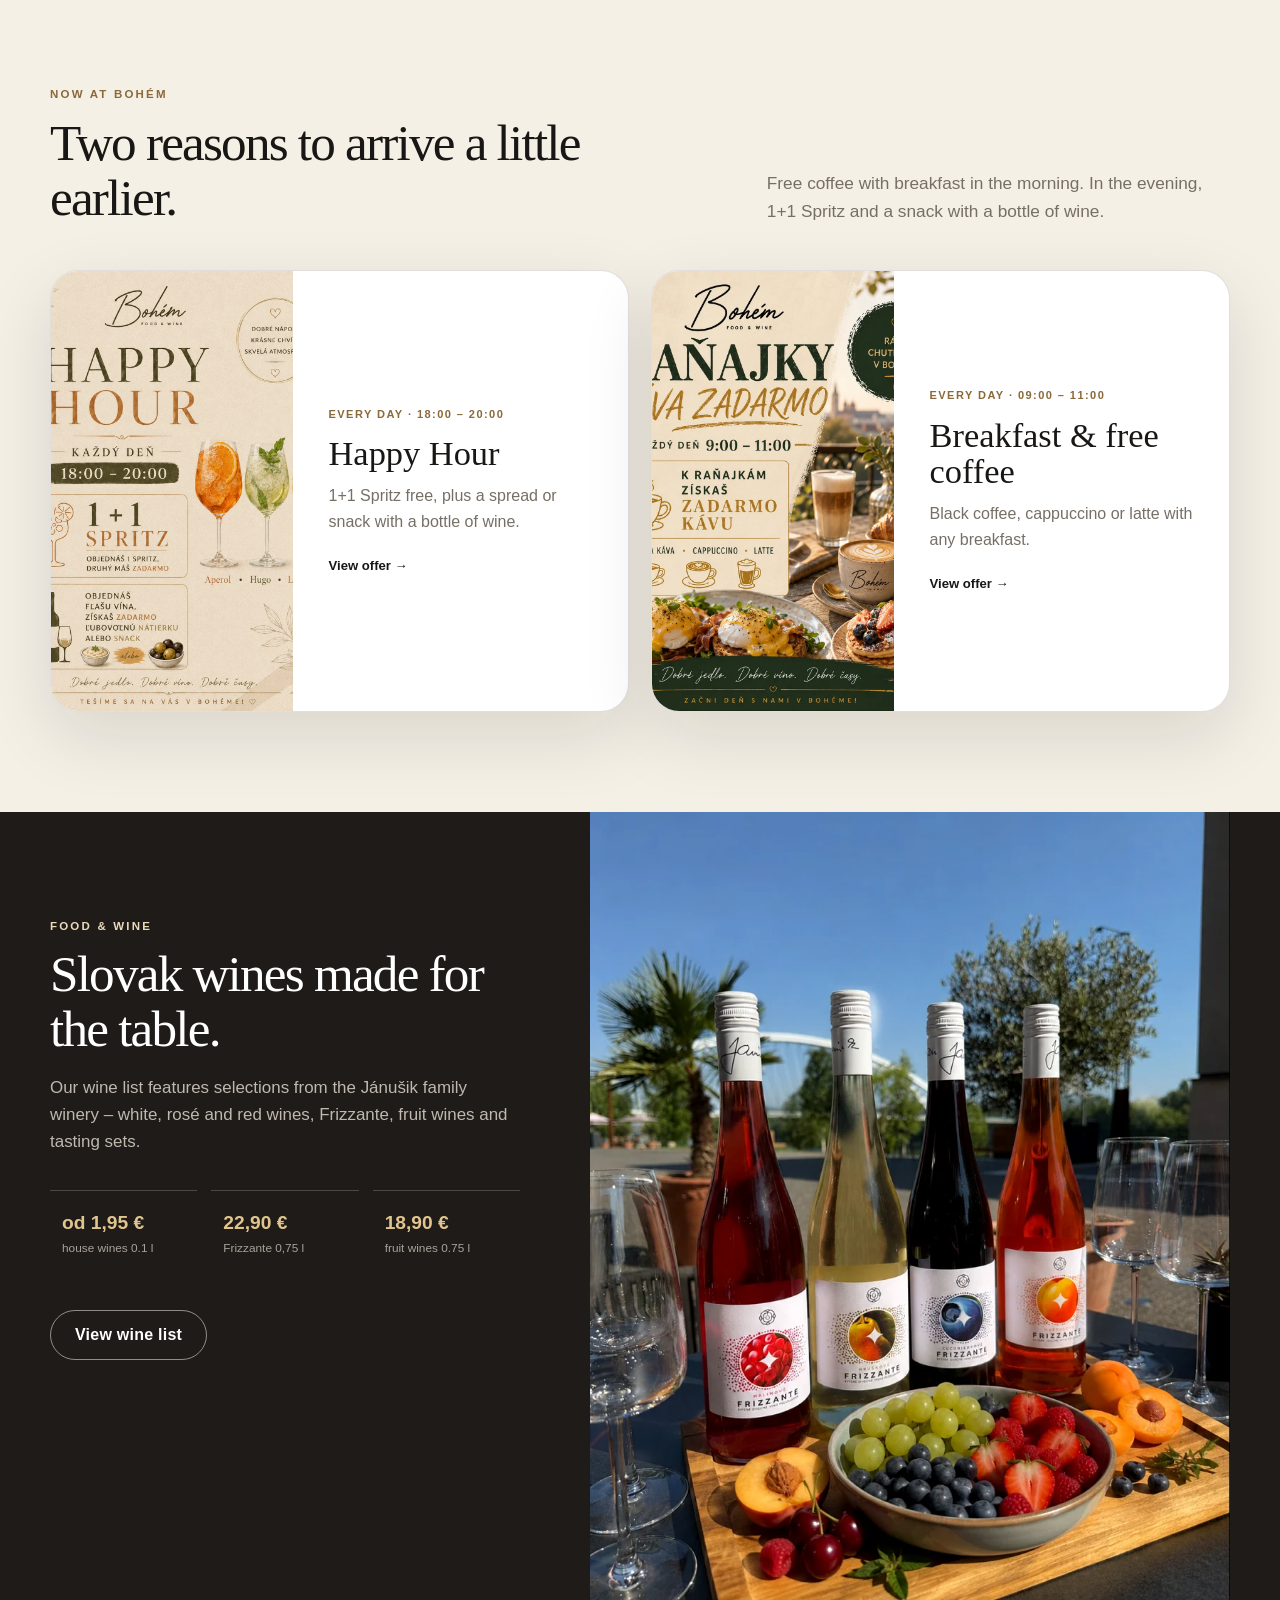
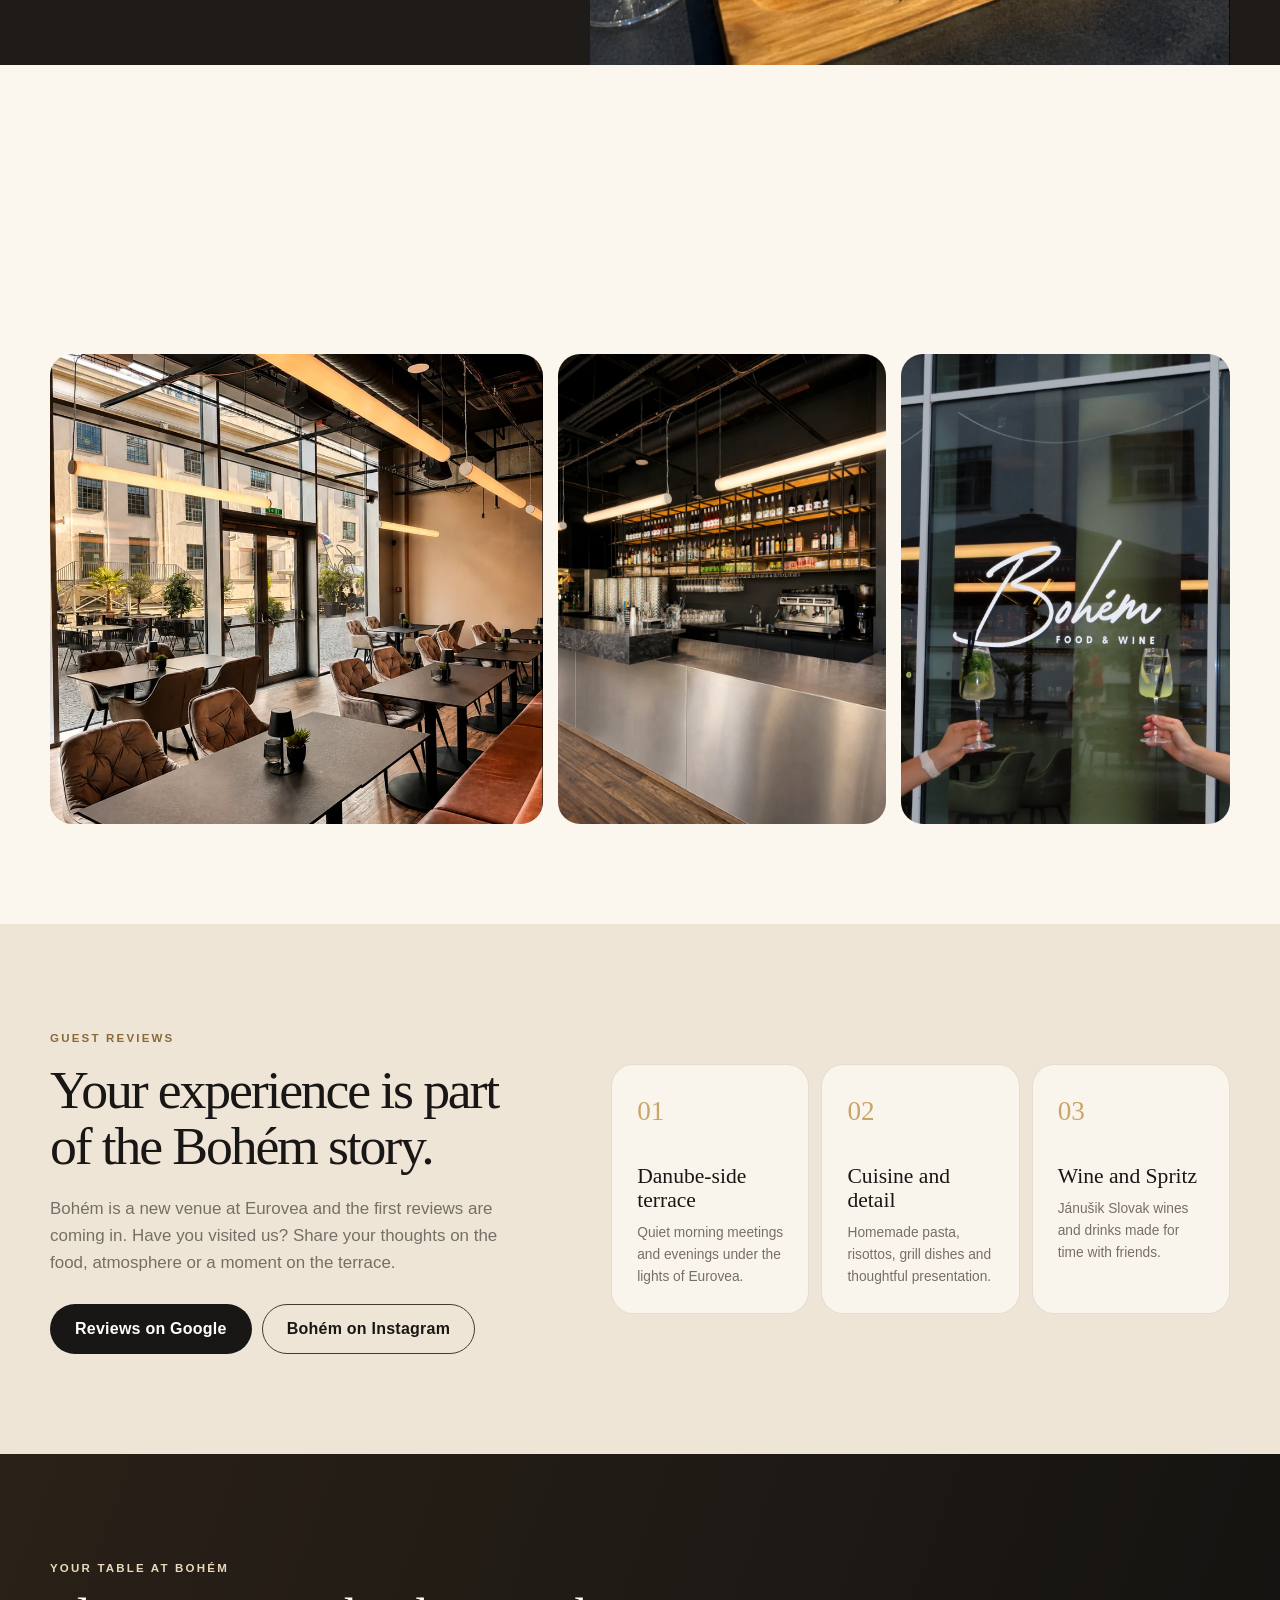
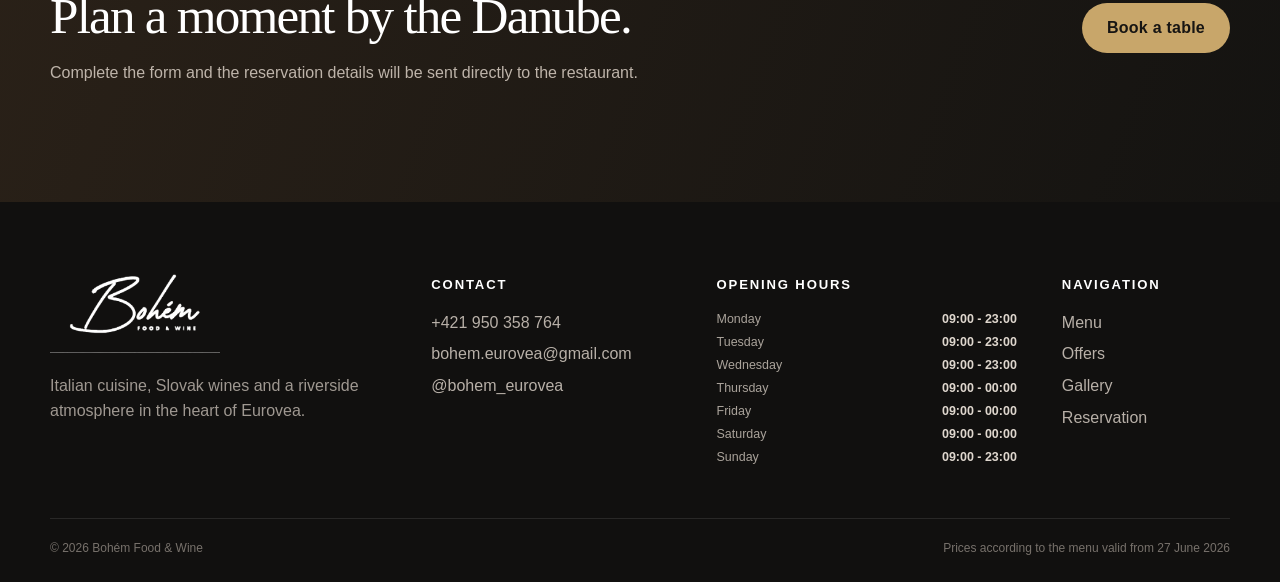
<file: en/index.html>
<!DOCTYPE html>

<html lang="en"><head>
<meta charset="utf-8"/><meta content="width=device-width,initial-scale=1,viewport-fit=cover" name="viewport"/>
<title>Bohém Food &amp; Wine | Terrace, Italian cuisine and wine</title><meta content="Bohém Food &amp; Wine at Eurovea – a Danube-side terrace, Italian cuisine, breakfast, Slovak wines and online reservations." name="description"/>
<meta content="#171614" name="theme-color"/><link href="../favicon.svg" rel="icon" type="image/svg+xml"/>
<link href="../assets/css/style.css" rel="stylesheet"/>
<script type="application/ld+json">{"@context": "https://schema.org", "@type": "Restaurant", "name": "Bohém Food & Wine", "image": "../assets/img/hero-terrace-final.webp", "url": "", "telephone": "+421950358764", "email": "bohem.eurovea@gmail.com", "servesCuisine": ["Italian", "European", "Slovak"], "priceRange": "€€", "address": {"@type": "PostalAddress", "streetAddress": "Pribinova 36", "addressLocality": "Bratislava", "postalCode": "811 09", "addressCountry": "SK"}, "openingHoursSpecification": [{"@type": "OpeningHoursSpecification", "dayOfWeek": ["Monday", "Tuesday", "Wednesday", "Sunday"], "opens": "09:00", "closes": "23:00"}, {"@type": "OpeningHoursSpecification", "dayOfWeek": ["Thursday", "Friday", "Saturday"], "opens": "09:00", "closes": "00:00"}], "acceptsReservations": true, "sameAs": ["https://www.instagram.com/bohem_eurovea/"]}</script>
</head><body data-page="home">
<a class="skip-link" href="#main">Skip to content</a>
<div class="topbar"><div class="container topbar-inner"><span>Pribinova 36, Bratislava</span><span class="topbar-hide">Breakfast daily 09:00 - 11:00</span><a href="tel:+421950358764">+421 950 358 764</a></div></div>
<header class="site-header"><div class="container header-inner">
<a aria-label="Bohém Food &amp; Wine – home" class="brand" href="index.html"><img alt="Bohém Food &amp; Wine" src="../assets/img/logo-white.png"/></a>
<button aria-controls="site-nav" aria-expanded="false" class="nav-toggle" type="button"><span></span><span></span><span></span><span class="sr-only">Open menu</span></button>
<nav aria-label="Main navigation" class="site-nav" id="site-nav"><a aria-current="page" class="nav-link" data-page="home" href="index.html">Home</a><a class="nav-link" data-page="menu" href="menu.html">Menu</a><a class="nav-link" data-page="akcie" href="akcie.html">Offers</a><a class="nav-link" data-page="galeria" href="galeria.html">Gallery</a><a class="nav-link" data-page="kontakt" href="kontakt.html">Contact</a><span aria-label="Language" class="lang-switch"><a href="../index.html" lang="sk">SK</a><span aria-hidden="true">/</span><strong>EN</strong></span><a class="nav-cta" data-page="rezervacia" href="rezervacia.html">Book a table</a></nav>
</div></header>
<main id="main">
<section class="hero hero-terrace">
<div class="hero-media"><img alt="Terasa Bohém Food &amp; Wine pri západe slnka" src="../assets/img/hero-terrace-final.webp"/></div>
<div class="hero-shade"></div>
<div class="container hero-content">
<span class="kicker light">Bratislava · Eurovea · Danube riverside</span>
<img alt="Bohém Food &amp; Wine" class="hero-logo" src="../assets/img/logo-white.png"/>
<h1>Terrace, cuisine and wine.<br/><em>One table, many reasons to stay.</em></h1>
<p>Honest Italian cuisine, quality Slovak wines and a welcoming atmosphere from breakfast to an evening drink.</p>
<div class="hero-actions"><a class="btn btn-gold" href="rezervacia.html">Book a table</a><a class="btn btn-glass" href="menu.html">View menu</a></div>
</div>
<a class="scroll-cue" href="#terasa">Discover Bohém <span>↓</span></a>
</section>
<section class="quick-strip"><div class="container quick-grid">
<div><span class="quick-icon">◌</span><div><b>Danube-side terrace</b><small>Eurovea, Pribinova 36</small></div></div>
<div><span class="quick-icon">☀</span><div><b>Breakfast daily</b><small>09:00 - 11:00</small></div></div>
<div><span class="quick-icon">◇</span><div><b>Slovak wines</b><small>Jánušik winery</small></div></div>
<div><span class="quick-icon">✦</span><div><b>Online reservations</b><small>We will confirm your reservation by email or phone</small></div></div>
</div></section>
<section class="section" id="terasa"><div class="container">
<div class="section-head split"><div><span class="kicker">Atmosphere first</span><h2>A terrace where the day naturally slows down.</h2></div><p>Morning coffee, a business lunch, wine at sunset or an evening Spritz. Bohém is made for every part of the day.</p></div>
<div class="terrace-mosaic">
<figure class="terrace-main"><img alt="Večerná terasa Bohém" loading="lazy" src="../assets/img/terrace-evening-final.webp"/><figcaption>Evening terrace lights</figcaption></figure>
<figure><img alt="Denná terasa Bohém" loading="lazy" src="../assets/img/terrace-day-final.webp"/><figcaption>Open-air space at Eurovea</figcaption></figure>
<figure><img alt="Vstup do Bohém Food &amp; Wine" loading="lazy" src="../assets/img/entrance-final.webp"/><figcaption>Pribinova 36, Bratislava</figcaption></figure>
</div>
</div></section>
<section class="section section-dark"><div class="container">
<div class="section-head split light-head"><div><span class="kicker light">From our kitchen</span><h2>Food built on flavour, quality and detail.</h2></div><p>Homemade pasta, creamy risottos, grilled meats, fresh salads and breakfast served every day.</p></div>
<div class="featured-menu">
<article><img alt="Pappardelle s flank steakom" loading="lazy" src="../assets/img/dish-steak-pasta.webp"/><div><span class="dish-meta">300 g · allergens 1, 3, 7</span><h3>Pappardelle s cherry paradajkami a bazalkou</h3><p>Homemade pasta with an optional flank steak or grilled salmon.</p><strong>od 13,90 €</strong></div></article>
<article><img alt="Marinované medové rebierka" loading="lazy" src="../assets/img/dish-ribs.webp"/><div><span class="dish-meta">500 g · allergen 10</span><h3>Marinated honey ribs</h3><p>Steak fries and honey-garlic dressing.</p><strong>18,50 €</strong></div></article>
<article><img alt="Sépiové rizoto" loading="lazy" src="../assets/img/dish-black-risotto.webp"/><div><span class="dish-meta">300 g · allergen 7</span><h3>Cuttlefish risotto</h3><p>Creamy risotto with optional grilled chicken or Halloumi.</p><strong>13,90 €</strong></div></article>
<article><img alt="Lievance s ovocím" loading="lazy" src="../assets/img/breakfast-pancakes.webp"/><div><span class="dish-meta">150 g · allergens 1, 3, 7</span><h3>Pancakes with maple syrup</h3><p>Plain yoghurt, fresh fruit and a relaxed morning at Bohém.</p><strong>7,50 €</strong></div></article>
</div>
<div class="center-actions"><a class="btn btn-gold" href="menu.html">Full menu with prices</a></div>
</div></section>
<section class="section home-offers"><div class="container"><div class="section-head split"><div><span class="kicker">Now at Bohém</span><h2>Two reasons to arrive a little earlier.</h2></div><p>Free coffee with breakfast in the morning. In the evening, 1+1 Spritz and a snack with a bottle of wine.</p></div><div class="home-offer-grid">
<a class="home-offer-card" href="akcie.html#happy-hour"><img alt="Happy Hour v Bohém" loading="lazy" src="../assets/img/happy-hour-poster.webp"/><div><span>Every day · 18:00 – 20:00</span><h3>Happy Hour</h3><p>1+1 Spritz free, plus a spread or snack with a bottle of wine.</p><b>View offer →</b></div></a>
<a class="home-offer-card" href="akcie.html#breakfast-coffee"><img alt="Raňajky s kávou zdarma" loading="lazy" src="../assets/img/breakfast-coffee-poster.webp"/><div><span>Every day · 09:00 – 11:00</span><h3>Breakfast &amp; free coffee</h3><p>Black coffee, cappuccino or latte with any breakfast.</p><b>View offer →</b></div></a>
</div></div></section>
<section class="section wine-section"><div class="container wine-grid">
<div class="wine-copy"><span class="kicker light">Food &amp; Wine</span><h2>Slovak wines made for the table.</h2><p>Our wine list features selections from the Jánušik family winery – white, rosé and red wines, Frizzante, fruit wines and tasting sets.</p><div class="wine-stats"><div><strong>od 1,95 €</strong><span>house wines 0.1 l</span></div><div><strong>22,90 €</strong><span>Frizzante 0,75 l</span></div><div><strong>18,90 €</strong><span>fruit wines 0.75 l</span></div></div><a class="btn btn-outline-light" href="menu.html#rozlievane-vina">View wine list</a></div>
<img alt="Výber vín v Bohém Food &amp; Wine" loading="lazy" src="../assets/img/wine-final.webp"/>
</div></section>
<section class="section"><div class="container">
<div class="section-head split"><div><span class="kicker">Interiors &amp; moments</span><h2>A setting for meetings, dinners and celebrations.</h2></div><a class="btn btn-outline" href="galeria.html">Open gallery</a></div>
<div class="gallery-preview"><img alt="Interiér Bohém" loading="lazy" src="../assets/img/interior-final.webp"/><img alt="Bar Bohém" loading="lazy" src="../assets/img/bar-final.webp"/><img alt="Spritz pri logu Bohém" loading="lazy" src="../assets/img/spritz-cheers.webp"/></div>
</div></section>
<section class="section reviews-section"><div class="container reviews-inner"><div class="reviews-copy"><span class="kicker">Guest reviews</span><h2>Your experience is part of the Bohém story.</h2><p>Bohém is a new venue at Eurovea and the first reviews are coming in. Have you visited us? Share your thoughts on the food, atmosphere or a moment on the terrace.</p><div class="review-actions"><a class="btn btn-dark" href="https://www.google.com/maps/search/?api=1&amp;query=Boh%C3%A9m%20Food%20%26%20Wine%20Pribinova%2036%20Bratislava" rel="noopener" target="_blank">Reviews on Google</a><a class="btn btn-outline" href="https://www.instagram.com/bohem_eurovea/" rel="noopener" target="_blank">Bohém on Instagram</a></div></div><div class="review-highlights"><article><span>01</span><h3>Danube-side terrace</h3><p>Quiet morning meetings and evenings under the lights of Eurovea.</p></article><article><span>02</span><h3>Cuisine and detail</h3><p>Homemade pasta, risottos, grill dishes and thoughtful presentation.</p></article><article><span>03</span><h3>Wine and Spritz</h3><p>Jánušik Slovak wines and drinks made for time with friends.</p></article></div></div></section><section class="section reservation-band"><div class="container reservation-band-inner"><div><span class="kicker light">Your table at Bohém</span><h2>Plan a moment by the Danube.</h2><p>Complete the form and the reservation details will be sent directly to the restaurant.</p></div><a class="btn btn-gold" href="rezervacia.html">Book a table</a></div></section>
</main>
<a aria-label="Book a table" class="floating-book" href="rezervacia.html"><span class="floating-icon">◆</span><span>Book</span></a>
<div class="mobile-actions"><a href="tel:+421950358764">Call</a><a class="mobile-book" href="rezervacia.html">Book a table</a></div><footer class="site-footer"><div class="container footer-grid">
<div class="footer-brand"><img alt="Bohém Food &amp; Wine" src="../assets/img/logo-white.png"/><p>Italian cuisine, Slovak wines and a riverside atmosphere in the heart of Eurovea.</p></div>
<div><h3>Contact</h3><a href="tel:+421950358764">+421 950 358 764</a><a href="mailto:bohem.eurovea@gmail.com">bohem.eurovea@gmail.com</a><a href="https://www.instagram.com/bohem_eurovea/" rel="noopener" target="_blank">@bohem_eurovea</a></div>
<div><h3>Opening hours</h3><div class="hours-mini"><span>Monday</span><b>09:00 - 23:00</b><span>Tuesday</span><b>09:00 - 23:00</b><span>Wednesday</span><b>09:00 - 23:00</b><span>Thursday</span><b>09:00 - 00:00</b><span>Friday</span><b>09:00 - 00:00</b><span>Saturday</span><b>09:00 - 00:00</b><span>Sunday</span><b>09:00 - 23:00</b></div></div>
<div><h3>Navigation</h3><a href="menu.html">Menu</a><a href="akcie.html">Offers</a><a href="galeria.html">Gallery</a><a href="rezervacia.html">Reservation</a></div>
</div><div class="container footer-bottom"><span>© <span data-year=""></span> Bohém Food &amp; Wine</span><span>Prices according to the menu valid from 27 June 2026</span></div></footer>
<script src="../assets/js/site.js"></script></body></html>
</file>
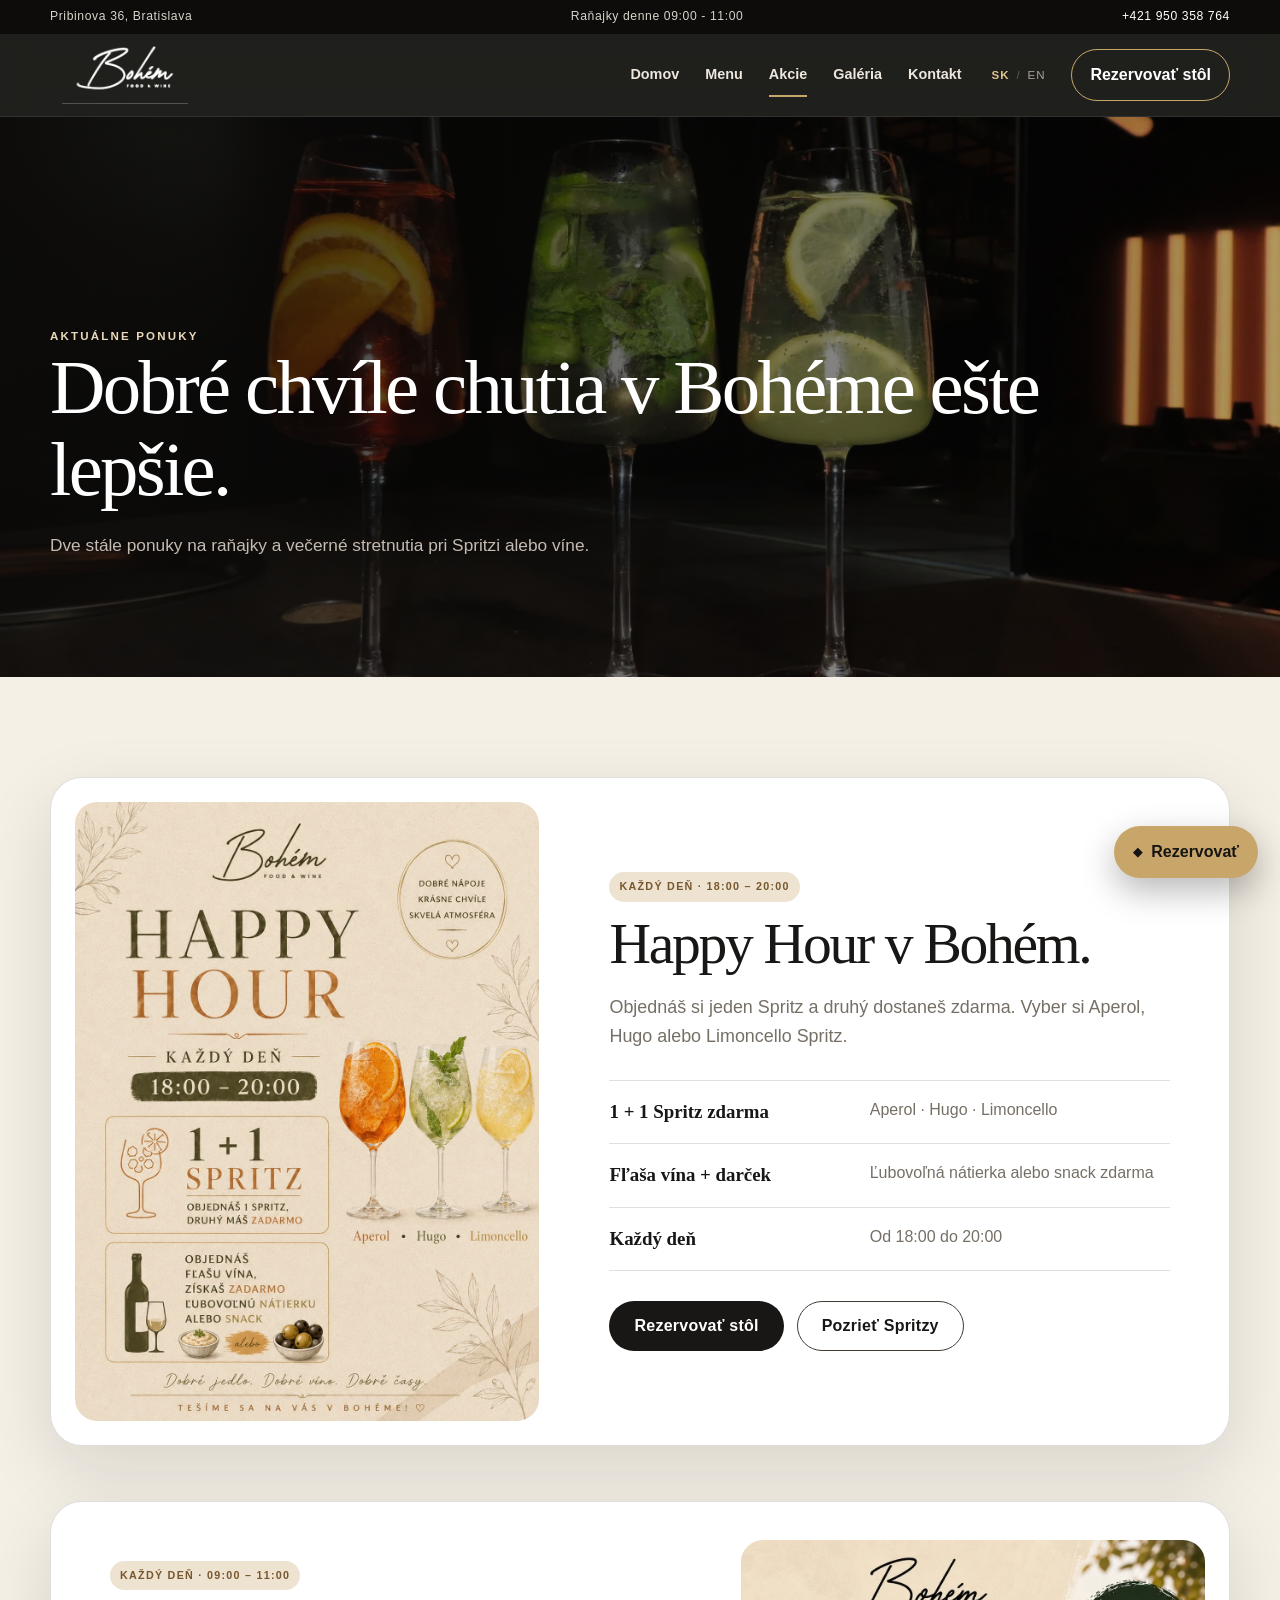
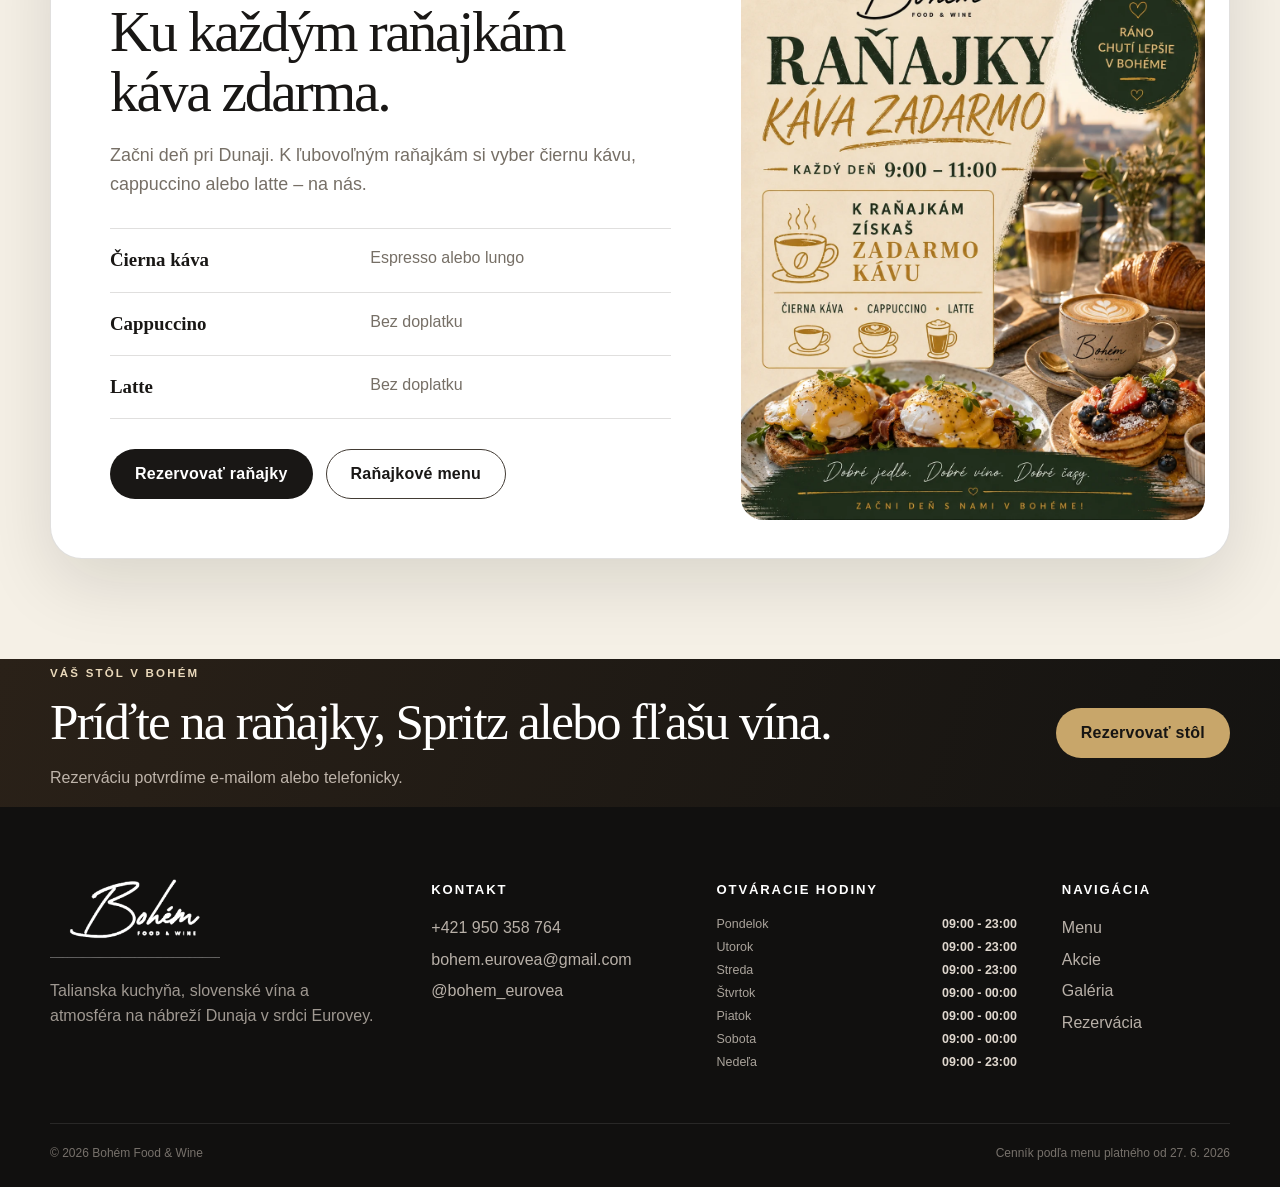
<file: akcie.html>
<!DOCTYPE html>

<html lang="sk"><head>
<meta charset="utf-8"/><meta content="width=device-width,initial-scale=1,viewport-fit=cover" name="viewport"/>
<title>Akcie | Bohém Food &amp; Wine</title><meta content="Spritz Happy Hour, raňajky a sezónne ponuky v Bohém Food &amp; Wine." name="description"/>
<meta content="#171614" name="theme-color"/><link href="favicon.svg" rel="icon" type="image/svg+xml"/>
<link href="assets/css/style.css" rel="stylesheet"/>
<script type="application/ld+json">{"@context": "https://schema.org", "@type": "Restaurant", "name": "Bohém Food & Wine", "image": "assets/img/hero-terrace-final.webp", "url": "", "telephone": "+421950358764", "email": "bohem.eurovea@gmail.com", "servesCuisine": ["Italian", "European", "Slovak"], "priceRange": "€€", "address": {"@type": "PostalAddress", "streetAddress": "Pribinova 36", "addressLocality": "Bratislava", "postalCode": "811 09", "addressCountry": "SK"}, "openingHoursSpecification": [{"@type": "OpeningHoursSpecification", "dayOfWeek": ["Monday", "Tuesday", "Wednesday", "Sunday"], "opens": "09:00", "closes": "23:00"}, {"@type": "OpeningHoursSpecification", "dayOfWeek": ["Thursday", "Friday", "Saturday"], "opens": "09:00", "closes": "00:00"}], "acceptsReservations": true, "sameAs": ["https://www.instagram.com/bohem_eurovea/"]}</script>
</head><body data-page="akcie">
<a class="skip-link" href="#main">Preskočiť na obsah</a>
<div class="topbar"><div class="container topbar-inner"><span>Pribinova 36, Bratislava</span><span class="topbar-hide">Raňajky denne 09:00 - 11:00</span><a href="tel:+421950358764">+421 950 358 764</a></div></div>
<header class="site-header"><div class="container header-inner">
<a aria-label="Bohém Food &amp; Wine - domov" class="brand" href="index.html"><img alt="Bohém Food &amp; Wine" src="assets/img/logo-white.png"/></a>
<button aria-controls="site-nav" aria-expanded="false" class="nav-toggle" type="button"><span></span><span></span><span></span><span class="sr-only">Otvoriť menu</span></button>
<nav aria-label="Hlavná navigácia" class="site-nav" id="site-nav"><a class="nav-link" data-page="home" href="index.html">Domov</a><a class="nav-link" data-page="menu" href="menu.html">Menu</a><a aria-current="page" class="nav-link" data-page="akcie" href="akcie.html">Akcie</a><a class="nav-link" data-page="galeria" href="galeria.html">Galéria</a><a class="nav-link" data-page="kontakt" href="kontakt.html">Kontakt</a><span aria-label="Jazyk" class="lang-switch"><strong>SK</strong><span aria-hidden="true">/</span><a href="en/akcie.html" lang="en">EN</a></span><a class="nav-cta" data-page="rezervacia" href="rezervacia.html">Rezervovať stôl</a></nav>
</div></header>
<main id="main">
<section class="page-hero action-hero"><div class="hero-media"><img alt="Aperol, Hugo a Limoncello Spritz v Bohém" src="assets/img/spritz-trio-wide.webp"/></div><div class="hero-shade"></div><div class="container"><span class="kicker light">Aktuálne ponuky</span><h1>Dobré chvíle chutia v Bohéme ešte lepšie.</h1><p>Dve stále ponuky na raňajky a večerné stretnutia pri Spritzi alebo víne.</p></div></section>
<section class="section offers-page"><div class="container offers-stack">
<article class="offer-feature" id="happy-hour"><div class="offer-poster"><img alt="Happy Hour v Bohém: Spritz 1 + 1 zdarma a snack k fľaši vína" loading="lazy" src="assets/img/happy-hour-poster.webp"/></div><div class="offer-detail"><span class="promo-label">Každý deň · 18:00 – 20:00</span><h2>Happy Hour v Bohém.</h2><p class="offer-lead">Objednáš si jeden Spritz a druhý dostaneš zdarma. Vyber si Aperol, Hugo alebo Limoncello Spritz.</p><ul class="offer-points"><li><b>1 + 1 Spritz zdarma</b><span>Aperol · Hugo · Limoncello</span></li><li><b>Fľaša vína + darček</b><span>Ľubovoľná nátierka alebo snack zdarma</span></li><li><b>Každý deň</b><span>Od 18:00 do 20:00</span></li></ul><div class="hero-actions"><a class="btn btn-dark" href="rezervacia.html">Rezervovať stôl</a><a class="btn btn-outline" href="menu.html#koktaily">Pozrieť Spritzy</a></div></div></article>
<article class="offer-feature reverse" id="breakfast-coffee"><div class="offer-poster"><img alt="Raňajky s kávou zdarma v Bohém" loading="lazy" src="assets/img/breakfast-coffee-poster.webp"/></div><div class="offer-detail"><span class="promo-label">Každý deň · 09:00 – 11:00</span><h2>Ku každým raňajkám káva zdarma.</h2><p class="offer-lead">Začni deň pri Dunaji. K ľubovoľným raňajkám si vyber čiernu kávu, cappuccino alebo latte – na nás.</p><ul class="offer-points"><li><b>Čierna káva</b><span>Espresso alebo lungo</span></li><li><b>Cappuccino</b><span>Bez doplatku</span></li><li><b>Latte</b><span>Bez doplatku</span></li></ul><div class="hero-actions"><a class="btn btn-dark" href="rezervacia.html">Rezervovať raňajky</a><a class="btn btn-outline" href="menu.html#ranajky">Raňajkové menu</a></div></div></article>
</div></section>
<section class="reservation-band"><div class="container reservation-band-inner"><div><span class="kicker light">Váš stôl v Bohém</span><h2>Príďte na raňajky, Spritz alebo fľašu vína.</h2><p>Rezerváciu potvrdíme e-mailom alebo telefonicky.</p></div><a class="btn btn-gold" href="rezervacia.html">Rezervovať stôl</a></div></section>
</main>
<a aria-label="Rezervovať stôl" class="floating-book" href="rezervacia.html"><span class="floating-icon">◆</span><span>Rezervovať</span></a>
<div class="mobile-actions"><a href="tel:+421950358764">Zavolať</a><a class="mobile-book" href="rezervacia.html">Rezervovať</a></div><footer class="site-footer"><div class="container footer-grid">
<div class="footer-brand"><img alt="Bohém Food &amp; Wine" src="assets/img/logo-white.png"/><p>Talianska kuchyňa, slovenské vína a atmosféra na nábreží Dunaja v srdci Eurovey.</p></div>
<div><h3>Kontakt</h3><a href="tel:+421950358764">+421 950 358 764</a><a href="mailto:bohem.eurovea@gmail.com">bohem.eurovea@gmail.com</a><a href="https://www.instagram.com/bohem_eurovea/" rel="noopener" target="_blank">@bohem_eurovea</a></div>
<div><h3>Otváracie hodiny</h3><div class="hours-mini"><span>Pondelok</span><b>09:00 - 23:00</b><span>Utorok</span><b>09:00 - 23:00</b><span>Streda</span><b>09:00 - 23:00</b><span>Štvrtok</span><b>09:00 - 00:00</b><span>Piatok</span><b>09:00 - 00:00</b><span>Sobota</span><b>09:00 - 00:00</b><span>Nedeľa</span><b>09:00 - 23:00</b></div></div>
<div><h3>Navigácia</h3><a href="menu.html">Menu</a><a href="akcie.html">Akcie</a><a href="galeria.html">Galéria</a><a href="rezervacia.html">Rezervácia</a></div>
</div><div class="container footer-bottom"><span>© <span data-year=""></span> Bohém Food &amp; Wine</span><span>Cenník podľa menu platného od 27. 6. 2026</span></div></footer>
<script src="assets/js/site.js"></script></body></html>
</file>
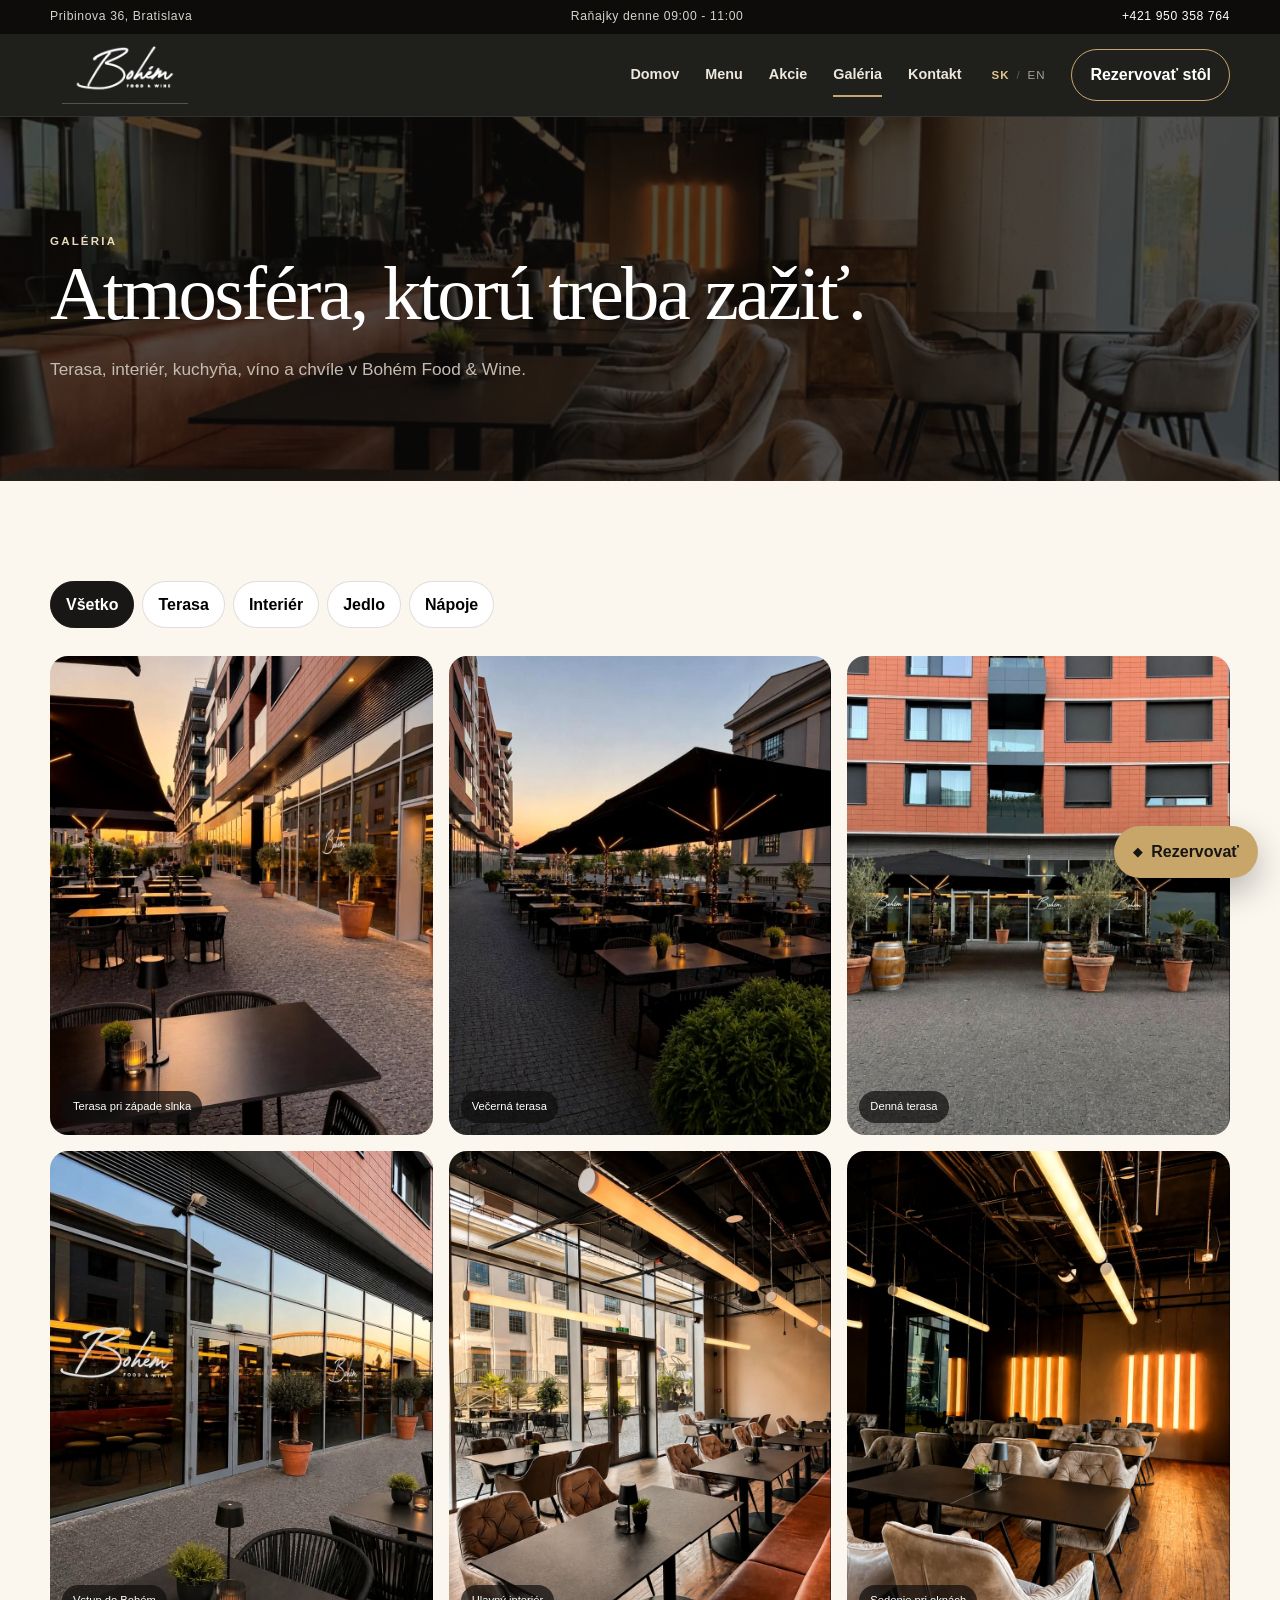
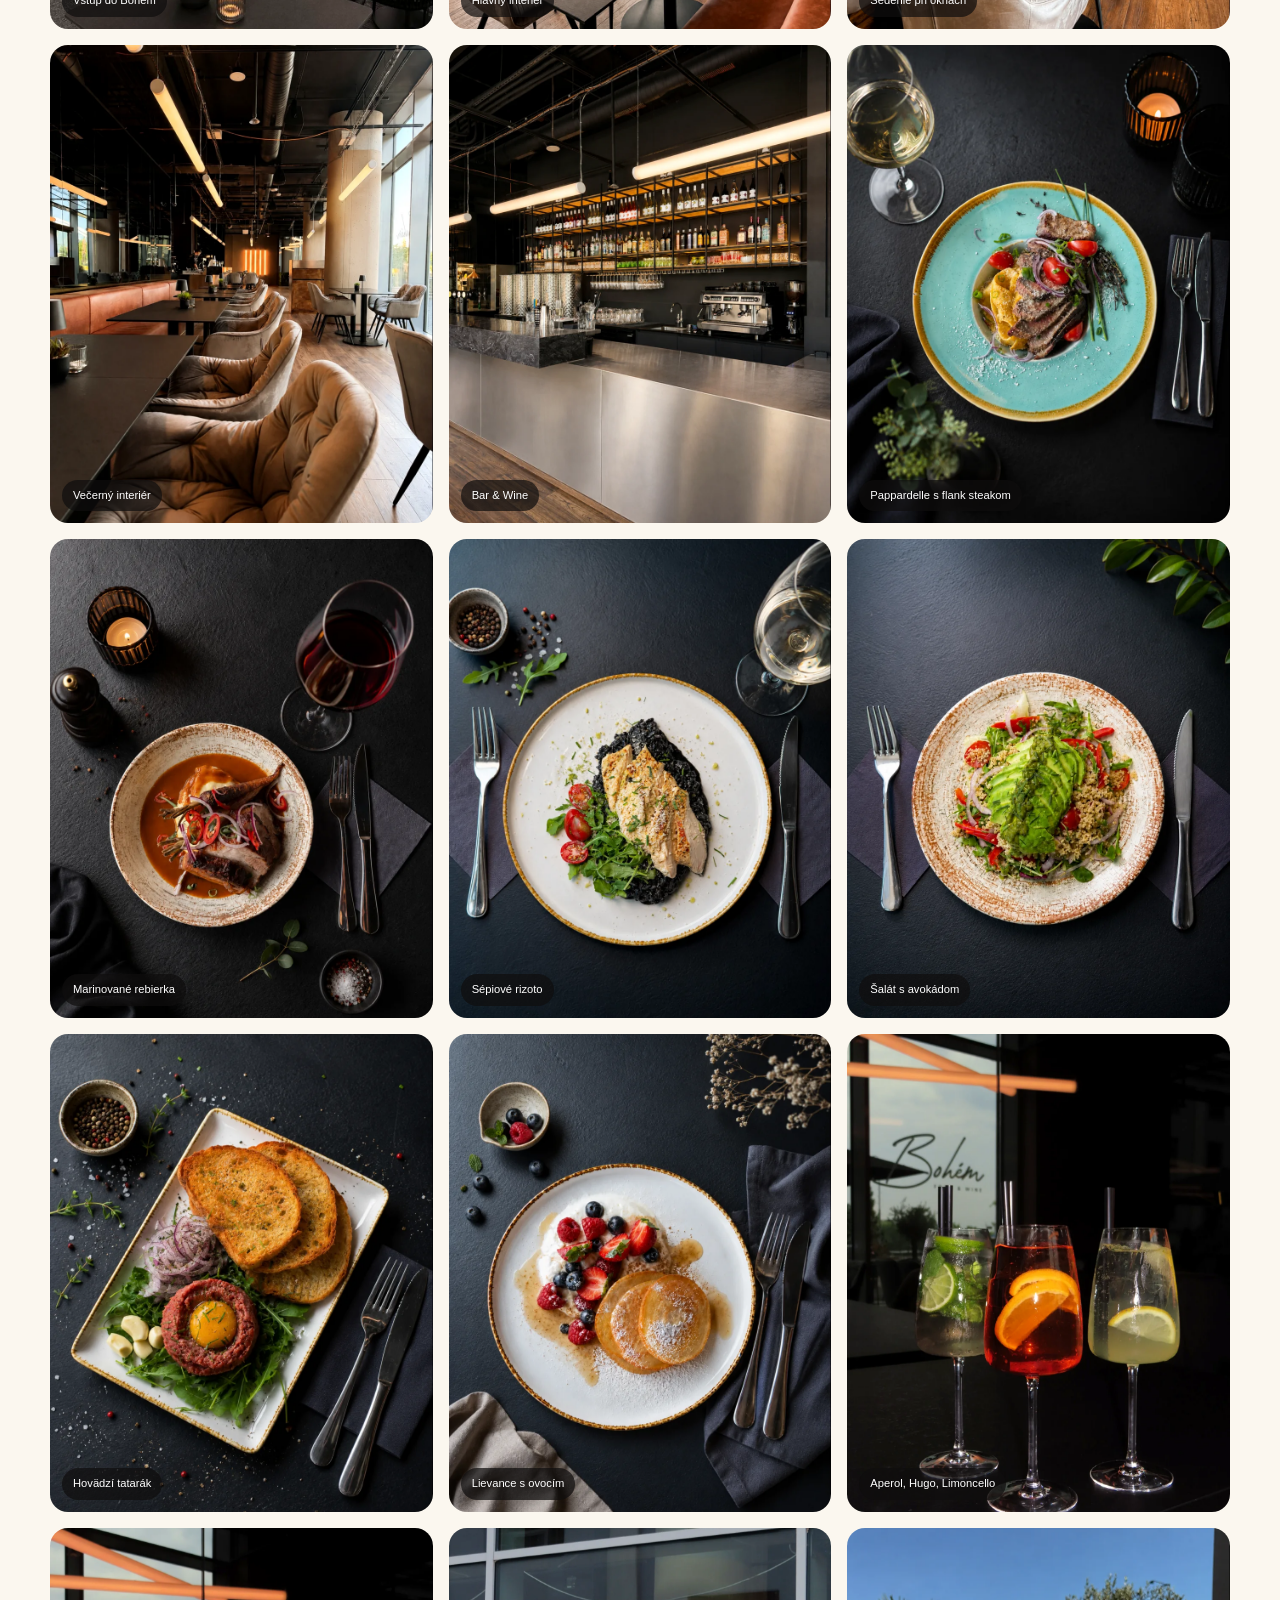
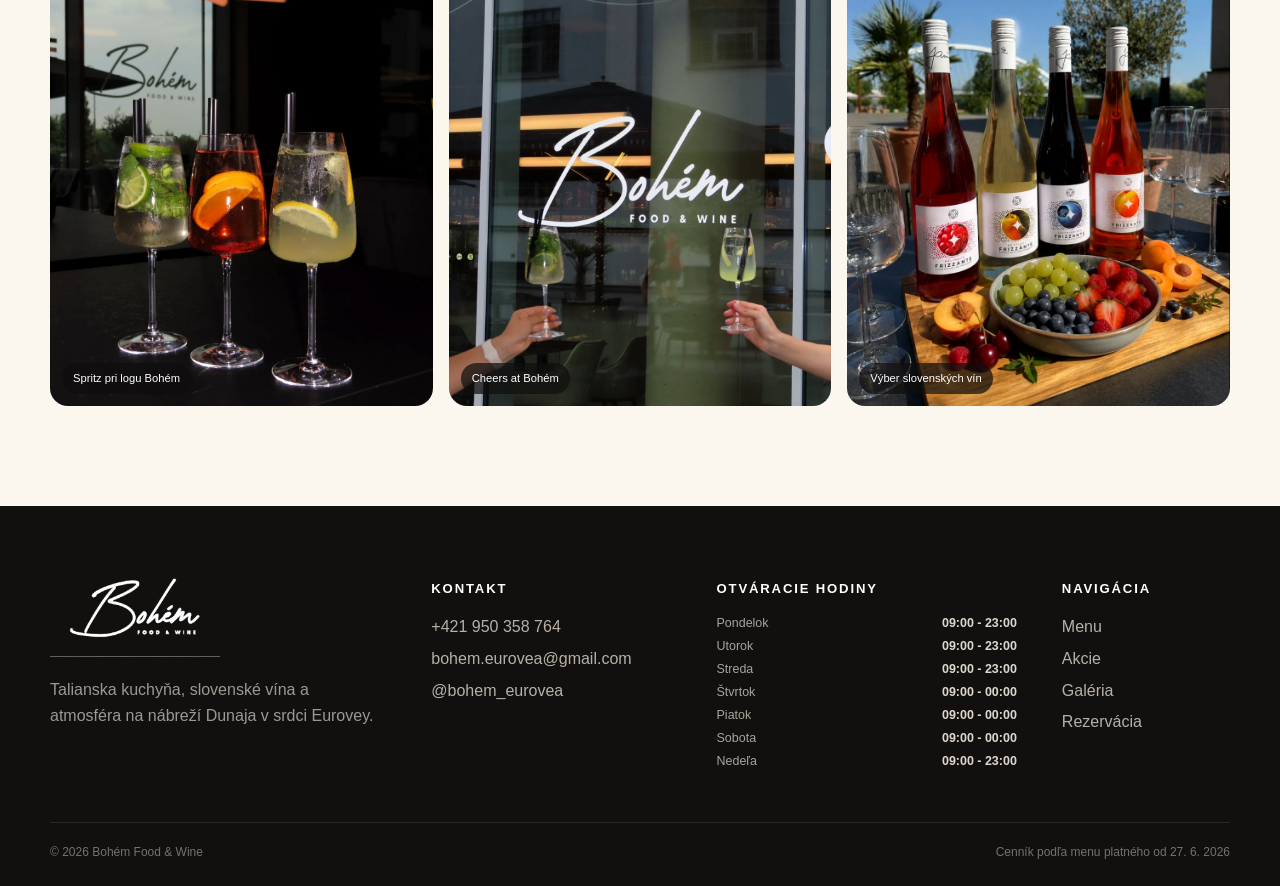
<file: galeria.html>
<!DOCTYPE html>

<html lang="sk"><head>
<meta charset="utf-8"/><meta content="width=device-width,initial-scale=1,viewport-fit=cover" name="viewport"/>
<title>Galéria | Bohém Food &amp; Wine</title><meta content="Fotografie terasy, interiéru, jedál, vín a Spritzov v Bohém Food &amp; Wine." name="description"/>
<meta content="#171614" name="theme-color"/><link href="favicon.svg" rel="icon" type="image/svg+xml"/>
<link href="assets/css/style.css" rel="stylesheet"/>
<script type="application/ld+json">{"@context": "https://schema.org", "@type": "Restaurant", "name": "Bohém Food & Wine", "image": "assets/img/hero-terrace-final.webp", "url": "", "telephone": "+421950358764", "email": "bohem.eurovea@gmail.com", "servesCuisine": ["Italian", "European", "Slovak"], "priceRange": "€€", "address": {"@type": "PostalAddress", "streetAddress": "Pribinova 36", "addressLocality": "Bratislava", "postalCode": "811 09", "addressCountry": "SK"}, "openingHoursSpecification": [{"@type": "OpeningHoursSpecification", "dayOfWeek": ["Monday", "Tuesday", "Wednesday", "Sunday"], "opens": "09:00", "closes": "23:00"}, {"@type": "OpeningHoursSpecification", "dayOfWeek": ["Thursday", "Friday", "Saturday"], "opens": "09:00", "closes": "00:00"}], "acceptsReservations": true, "sameAs": ["https://www.instagram.com/bohem_eurovea/"]}</script>
</head><body data-page="galeria">
<a class="skip-link" href="#main">Preskočiť na obsah</a>
<div class="topbar"><div class="container topbar-inner"><span>Pribinova 36, Bratislava</span><span class="topbar-hide">Raňajky denne 09:00 - 11:00</span><a href="tel:+421950358764">+421 950 358 764</a></div></div>
<header class="site-header"><div class="container header-inner">
<a aria-label="Bohém Food &amp; Wine - domov" class="brand" href="index.html"><img alt="Bohém Food &amp; Wine" src="assets/img/logo-white.png"/></a>
<button aria-controls="site-nav" aria-expanded="false" class="nav-toggle" type="button"><span></span><span></span><span></span><span class="sr-only">Otvoriť menu</span></button>
<nav aria-label="Hlavná navigácia" class="site-nav" id="site-nav"><a class="nav-link" data-page="home" href="index.html">Domov</a><a class="nav-link" data-page="menu" href="menu.html">Menu</a><a class="nav-link" data-page="akcie" href="akcie.html">Akcie</a><a aria-current="page" class="nav-link" data-page="galeria" href="galeria.html">Galéria</a><a class="nav-link" data-page="kontakt" href="kontakt.html">Kontakt</a><span aria-label="Jazyk" class="lang-switch"><strong>SK</strong><span aria-hidden="true">/</span><a href="en/galeria.html" lang="en">EN</a></span><a class="nav-cta" data-page="rezervacia" href="rezervacia.html">Rezervovať stôl</a></nav>
</div></header>
<main id="main">
<section class="page-hero gallery-hero"><div class="container"><span class="kicker light">Galéria</span><h1>Atmosféra, ktorú treba zažiť.</h1><p>Terasa, interiér, kuchyňa, víno a chvíle v Bohém Food &amp; Wine.</p></div></section>
<section class="section"><div class="container"><div class="gallery-filters"><button class="active" data-gallery="all">Všetko</button><button data-gallery="terrace">Terasa</button><button data-gallery="interior">Interiér</button><button data-gallery="food">Jedlo</button><button data-gallery="drinks">Nápoje</button></div><div class="gallery-grid"><button class="gallery-card" data-full="assets/img/hero-terrace-final.webp" data-gallery-item="terrace"><img alt="Terasa pri západe slnka" loading="lazy" src="assets/img/hero-terrace-final.webp" style="object-position:center 62%"/><span>Terasa pri západe slnka</span></button><button class="gallery-card" data-full="assets/img/terrace-evening-final.webp" data-gallery-item="terrace"><img alt="Večerná terasa" loading="lazy" src="assets/img/terrace-evening-final.webp" style="object-position:center 62%"/><span>Večerná terasa</span></button><button class="gallery-card" data-full="assets/img/terrace-day-final.webp" data-gallery-item="terrace"><img alt="Denná terasa" loading="lazy" src="assets/img/terrace-day-final.webp" style="object-position:center 56%"/><span>Denná terasa</span></button><button class="gallery-card" data-full="assets/img/entrance-final.webp" data-gallery-item="terrace"><img alt="Vstup do Bohém" loading="lazy" src="assets/img/entrance-final.webp" style="object-position:center 58%"/><span>Vstup do Bohém</span></button><button class="gallery-card" data-full="assets/img/interior-final.webp" data-gallery-item="interior"><img alt="Hlavný interiér" loading="lazy" src="assets/img/interior-final.webp" style="object-position:center"/><span>Hlavný interiér</span></button><button class="gallery-card" data-full="assets/img/interior-window-final.webp" data-gallery-item="interior"><img alt="Sedenie pri oknách" loading="lazy" src="assets/img/interior-window-final.webp" style="object-position:center"/><span>Sedenie pri oknách</span></button><button class="gallery-card" data-full="assets/img/interior-warm-final.webp" data-gallery-item="interior"><img alt="Večerný interiér" loading="lazy" src="assets/img/interior-warm-final.webp" style="object-position:center"/><span>Večerný interiér</span></button><button class="gallery-card" data-full="assets/img/bar-final.webp" data-gallery-item="interior"><img alt="Bar &amp; Wine" loading="lazy" src="assets/img/bar-final.webp" style="object-position:center 45%"/><span>Bar &amp; Wine</span></button><button class="gallery-card" data-full="assets/img/dish-steak-pasta.webp" data-gallery-item="food"><img alt="Pappardelle s flank steakom" loading="lazy" src="assets/img/dish-steak-pasta.webp" style="object-position:center center"/><span>Pappardelle s flank steakom</span></button><button class="gallery-card" data-full="assets/img/dish-ribs.webp" data-gallery-item="food"><img alt="Marinované rebierka" loading="lazy" src="assets/img/dish-ribs.webp" style="object-position:center center"/><span>Marinované rebierka</span></button><button class="gallery-card" data-full="assets/img/dish-black-risotto.webp" data-gallery-item="food"><img alt="Sépiové rizoto" loading="lazy" src="assets/img/dish-black-risotto.webp" style="object-position:center center"/><span>Sépiové rizoto</span></button><button class="gallery-card" data-full="assets/img/dish-avocado-salad.webp" data-gallery-item="food"><img alt="Šalát s avokádom" loading="lazy" src="assets/img/dish-avocado-salad.webp" style="object-position:center center"/><span>Šalát s avokádom</span></button><button class="gallery-card" data-full="assets/img/dish-tartare.webp" data-gallery-item="food"><img alt="Hovädzí tatarák" loading="lazy" src="assets/img/dish-tartare.webp" style="object-position:center center"/><span>Hovädzí tatarák</span></button><button class="gallery-card" data-full="assets/img/breakfast-pancakes.webp" data-gallery-item="food"><img alt="Lievance s ovocím" loading="lazy" src="assets/img/breakfast-pancakes.webp" style="object-position:center"/><span>Lievance s ovocím</span></button><button class="gallery-card" data-full="assets/img/spritz-trio.webp" data-gallery-item="drinks"><img alt="Aperol, Hugo, Limoncello" loading="lazy" src="assets/img/spritz-trio.webp" style="object-position:center"/><span>Aperol, Hugo, Limoncello</span></button><button class="gallery-card" data-full="assets/img/spritz-logo.webp" data-gallery-item="drinks"><img alt="Spritz pri logu Bohém" loading="lazy" src="assets/img/spritz-logo.webp" style="object-position:center"/><span>Spritz pri logu Bohém</span></button><button class="gallery-card" data-full="assets/img/spritz-cheers.webp" data-gallery-item="drinks"><img alt="Cheers at Bohém" loading="lazy" src="assets/img/spritz-cheers.webp" style="object-position:center 62%"/><span>Cheers at Bohém</span></button><button class="gallery-card" data-full="assets/img/wine-final.webp" data-gallery-item="drinks"><img alt="Výber slovenských vín" loading="lazy" src="assets/img/wine-final.webp" style="object-position:center"/><span>Výber slovenských vín</span></button></div></div></section>
<div class="lightbox" hidden="" id="lightbox"><button aria-label="Zavrieť" class="lightbox-close">×</button><img alt="Zväčšená fotografia"/><p></p></div>
</main>
<a aria-label="Rezervovať stôl" class="floating-book" href="rezervacia.html"><span class="floating-icon">◆</span><span>Rezervovať</span></a>
<div class="mobile-actions"><a href="tel:+421950358764">Zavolať</a><a class="mobile-book" href="rezervacia.html">Rezervovať</a></div><footer class="site-footer"><div class="container footer-grid">
<div class="footer-brand"><img alt="Bohém Food &amp; Wine" src="assets/img/logo-white.png"/><p>Talianska kuchyňa, slovenské vína a atmosféra na nábreží Dunaja v srdci Eurovey.</p></div>
<div><h3>Kontakt</h3><a href="tel:+421950358764">+421 950 358 764</a><a href="mailto:bohem.eurovea@gmail.com">bohem.eurovea@gmail.com</a><a href="https://www.instagram.com/bohem_eurovea/" rel="noopener" target="_blank">@bohem_eurovea</a></div>
<div><h3>Otváracie hodiny</h3><div class="hours-mini"><span>Pondelok</span><b>09:00 - 23:00</b><span>Utorok</span><b>09:00 - 23:00</b><span>Streda</span><b>09:00 - 23:00</b><span>Štvrtok</span><b>09:00 - 00:00</b><span>Piatok</span><b>09:00 - 00:00</b><span>Sobota</span><b>09:00 - 00:00</b><span>Nedeľa</span><b>09:00 - 23:00</b></div></div>
<div><h3>Navigácia</h3><a href="menu.html">Menu</a><a href="akcie.html">Akcie</a><a href="galeria.html">Galéria</a><a href="rezervacia.html">Rezervácia</a></div>
</div><div class="container footer-bottom"><span>© <span data-year=""></span> Bohém Food &amp; Wine</span><span>Cenník podľa menu platného od 27. 6. 2026</span></div></footer>
<script src="assets/js/site.js"></script></body></html>
</file>
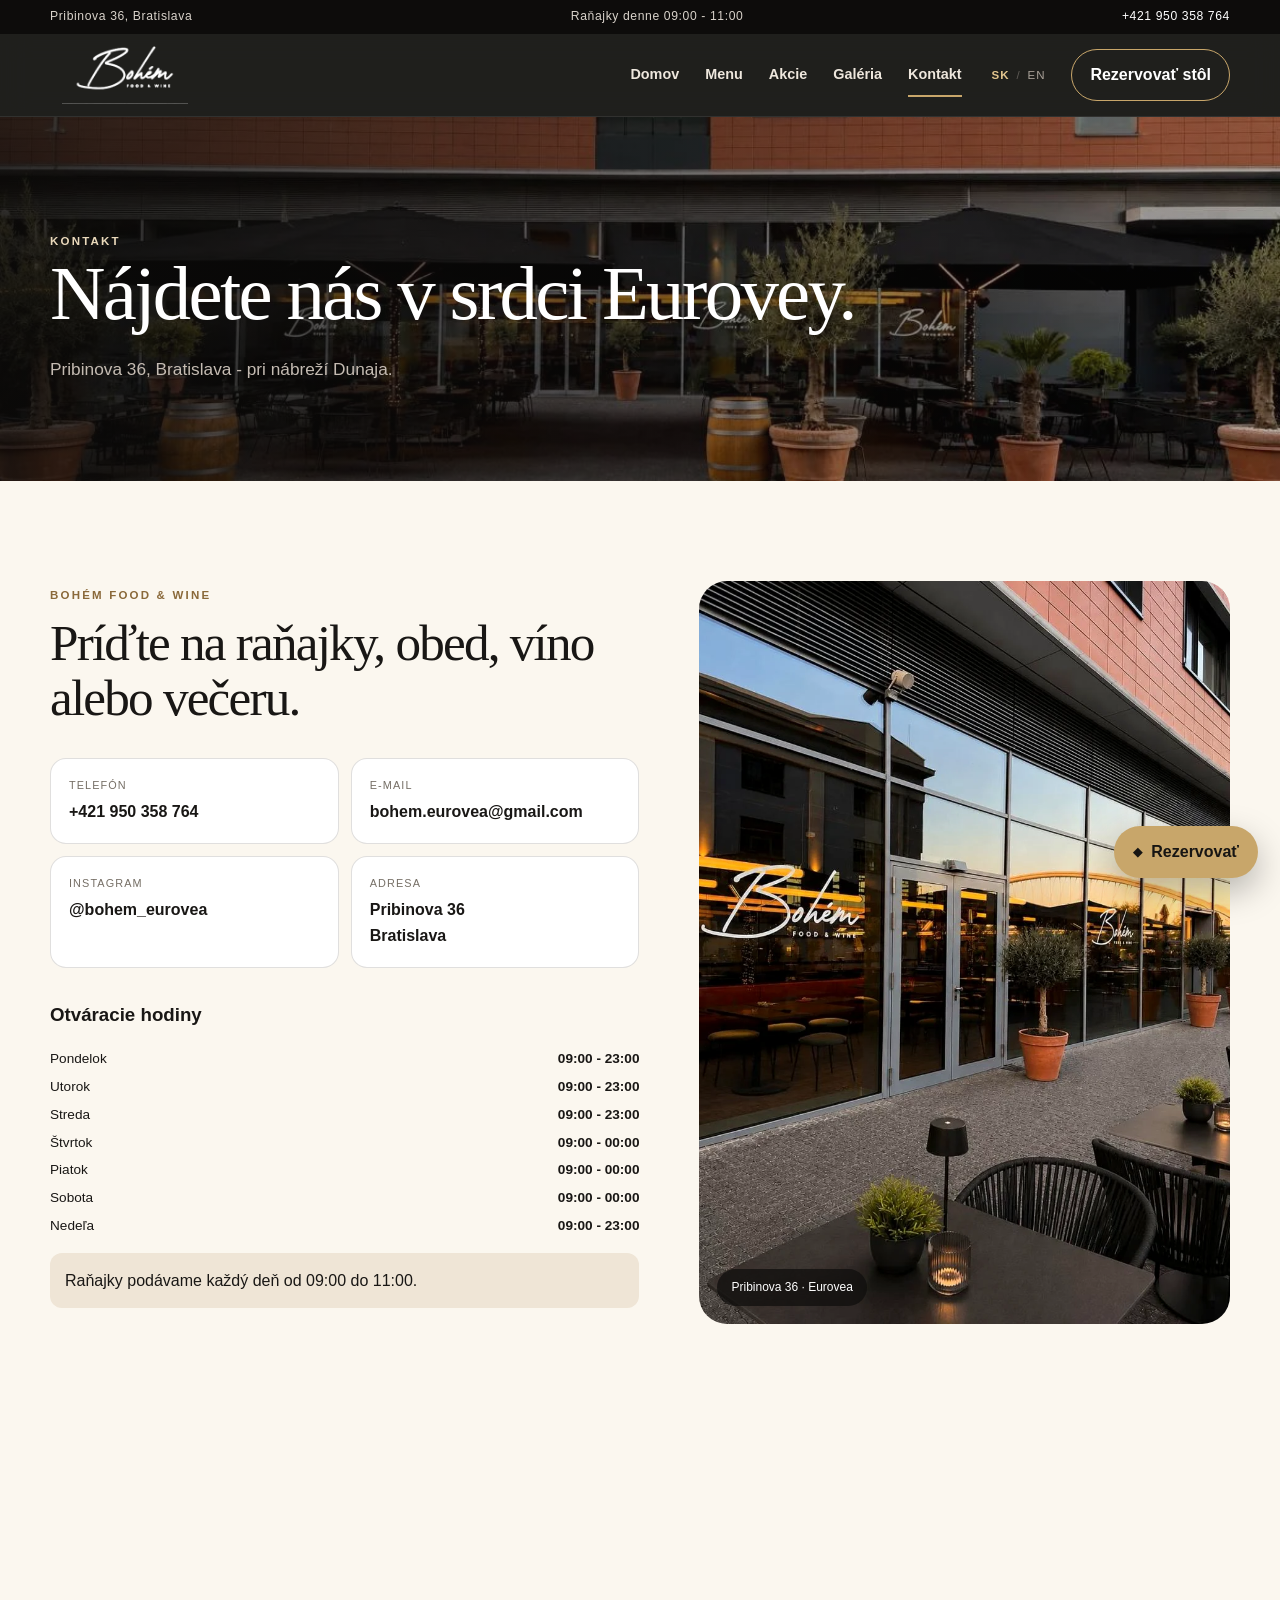
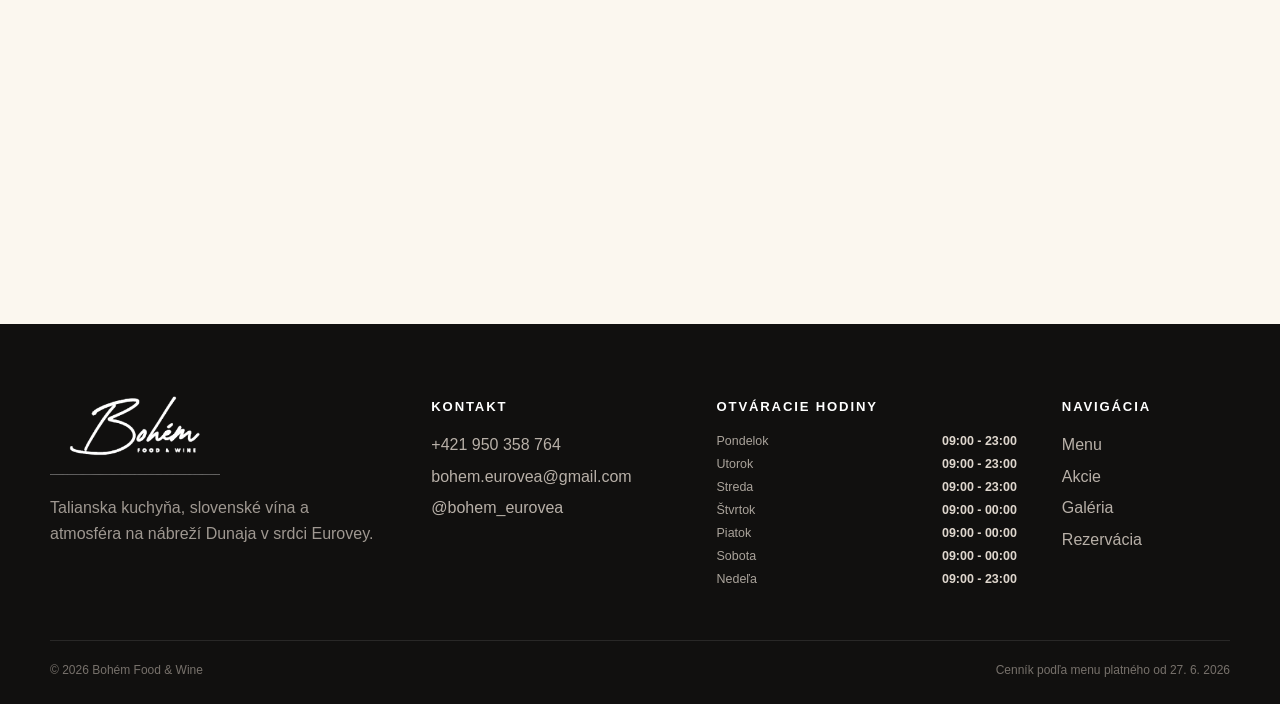
<file: kontakt.html>
<!DOCTYPE html>

<html lang="sk"><head>
<meta charset="utf-8"/><meta content="width=device-width,initial-scale=1,viewport-fit=cover" name="viewport"/>
<title>Kontakt a otváracie hodiny | Bohém Food &amp; Wine</title><meta content="Kontakt, adresa, mapa a otváracie hodiny Bohém Food &amp; Wine v Eurovei." name="description"/>
<meta content="#171614" name="theme-color"/><link href="favicon.svg" rel="icon" type="image/svg+xml"/>
<link href="assets/css/style.css" rel="stylesheet"/>
<script type="application/ld+json">{"@context": "https://schema.org", "@type": "Restaurant", "name": "Bohém Food & Wine", "image": "assets/img/hero-terrace-final.webp", "url": "", "telephone": "+421950358764", "email": "bohem.eurovea@gmail.com", "servesCuisine": ["Italian", "European", "Slovak"], "priceRange": "€€", "address": {"@type": "PostalAddress", "streetAddress": "Pribinova 36", "addressLocality": "Bratislava", "postalCode": "811 09", "addressCountry": "SK"}, "openingHoursSpecification": [{"@type": "OpeningHoursSpecification", "dayOfWeek": ["Monday", "Tuesday", "Wednesday", "Sunday"], "opens": "09:00", "closes": "23:00"}, {"@type": "OpeningHoursSpecification", "dayOfWeek": ["Thursday", "Friday", "Saturday"], "opens": "09:00", "closes": "00:00"}], "acceptsReservations": true, "sameAs": ["https://www.instagram.com/bohem_eurovea/"]}</script>
</head><body data-page="kontakt">
<a class="skip-link" href="#main">Preskočiť na obsah</a>
<div class="topbar"><div class="container topbar-inner"><span>Pribinova 36, Bratislava</span><span class="topbar-hide">Raňajky denne 09:00 - 11:00</span><a href="tel:+421950358764">+421 950 358 764</a></div></div>
<header class="site-header"><div class="container header-inner">
<a aria-label="Bohém Food &amp; Wine - domov" class="brand" href="index.html"><img alt="Bohém Food &amp; Wine" src="assets/img/logo-white.png"/></a>
<button aria-controls="site-nav" aria-expanded="false" class="nav-toggle" type="button"><span></span><span></span><span></span><span class="sr-only">Otvoriť menu</span></button>
<nav aria-label="Hlavná navigácia" class="site-nav" id="site-nav"><a class="nav-link" data-page="home" href="index.html">Domov</a><a class="nav-link" data-page="menu" href="menu.html">Menu</a><a class="nav-link" data-page="akcie" href="akcie.html">Akcie</a><a class="nav-link" data-page="galeria" href="galeria.html">Galéria</a><a aria-current="page" class="nav-link" data-page="kontakt" href="kontakt.html">Kontakt</a><span aria-label="Jazyk" class="lang-switch"><strong>SK</strong><span aria-hidden="true">/</span><a href="en/kontakt.html" lang="en">EN</a></span><a class="nav-cta" data-page="rezervacia" href="rezervacia.html">Rezervovať stôl</a></nav>
</div></header>
<main id="main">
<section class="page-hero contact-hero"><div class="container"><span class="kicker light">Kontakt</span><h1>Nájdete nás v srdci Eurovey.</h1><p>Pribinova 36, Bratislava - pri nábreží Dunaja.</p></div></section>
<section class="section"><div class="container contact-grid"><div class="contact-details"><span class="kicker">Bohém Food &amp; Wine</span><h2>Príďte na raňajky, obed, víno alebo večeru.</h2><div class="contact-cards"><a href="tel:+421950358764"><small>Telefón</small><strong>+421 950 358 764</strong></a><a href="mailto:bohem.eurovea@gmail.com"><small>E-mail</small><strong>bohem.eurovea@gmail.com</strong></a><a href="https://www.instagram.com/bohem_eurovea/" rel="noopener" target="_blank"><small>Instagram</small><strong>@bohem_eurovea</strong></a><div><small>Adresa</small><strong>Pribinova 36<br/>Bratislava</strong></div></div><h3>Otváracie hodiny</h3><div class="hours-table"><span>Pondelok</span><b>09:00 - 23:00</b><span>Utorok</span><b>09:00 - 23:00</b><span>Streda</span><b>09:00 - 23:00</b><span>Štvrtok</span><b>09:00 - 00:00</b><span>Piatok</span><b>09:00 - 00:00</b><span>Sobota</span><b>09:00 - 00:00</b><span>Nedeľa</span><b>09:00 - 23:00</b></div><p class="breakfast-note">Raňajky podávame každý deň od 09:00 do 11:00.</p></div><div class="contact-photo"><img alt="Vstup do Bohém Food &amp; Wine" loading="lazy" src="assets/img/entrance-final.webp"/><span>Pribinova 36 · Eurovea</span></div></div></section>
<section class="map-section"><iframe loading="lazy" referrerpolicy="no-referrer-when-downgrade" src="https://www.google.com/maps?q=Pribinova%2036%2C%20Bratislava&amp;output=embed" title="Mapa Bohém Food &amp; Wine"></iframe></section>
</main>
<a aria-label="Rezervovať stôl" class="floating-book" href="rezervacia.html"><span class="floating-icon">◆</span><span>Rezervovať</span></a>
<div class="mobile-actions"><a href="tel:+421950358764">Zavolať</a><a class="mobile-book" href="rezervacia.html">Rezervovať</a></div><footer class="site-footer"><div class="container footer-grid">
<div class="footer-brand"><img alt="Bohém Food &amp; Wine" src="assets/img/logo-white.png"/><p>Talianska kuchyňa, slovenské vína a atmosféra na nábreží Dunaja v srdci Eurovey.</p></div>
<div><h3>Kontakt</h3><a href="tel:+421950358764">+421 950 358 764</a><a href="mailto:bohem.eurovea@gmail.com">bohem.eurovea@gmail.com</a><a href="https://www.instagram.com/bohem_eurovea/" rel="noopener" target="_blank">@bohem_eurovea</a></div>
<div><h3>Otváracie hodiny</h3><div class="hours-mini"><span>Pondelok</span><b>09:00 - 23:00</b><span>Utorok</span><b>09:00 - 23:00</b><span>Streda</span><b>09:00 - 23:00</b><span>Štvrtok</span><b>09:00 - 00:00</b><span>Piatok</span><b>09:00 - 00:00</b><span>Sobota</span><b>09:00 - 00:00</b><span>Nedeľa</span><b>09:00 - 23:00</b></div></div>
<div><h3>Navigácia</h3><a href="menu.html">Menu</a><a href="akcie.html">Akcie</a><a href="galeria.html">Galéria</a><a href="rezervacia.html">Rezervácia</a></div>
</div><div class="container footer-bottom"><span>© <span data-year=""></span> Bohém Food &amp; Wine</span><span>Cenník podľa menu platného od 27. 6. 2026</span></div></footer>
<script src="assets/js/site.js"></script></body></html>
</file>
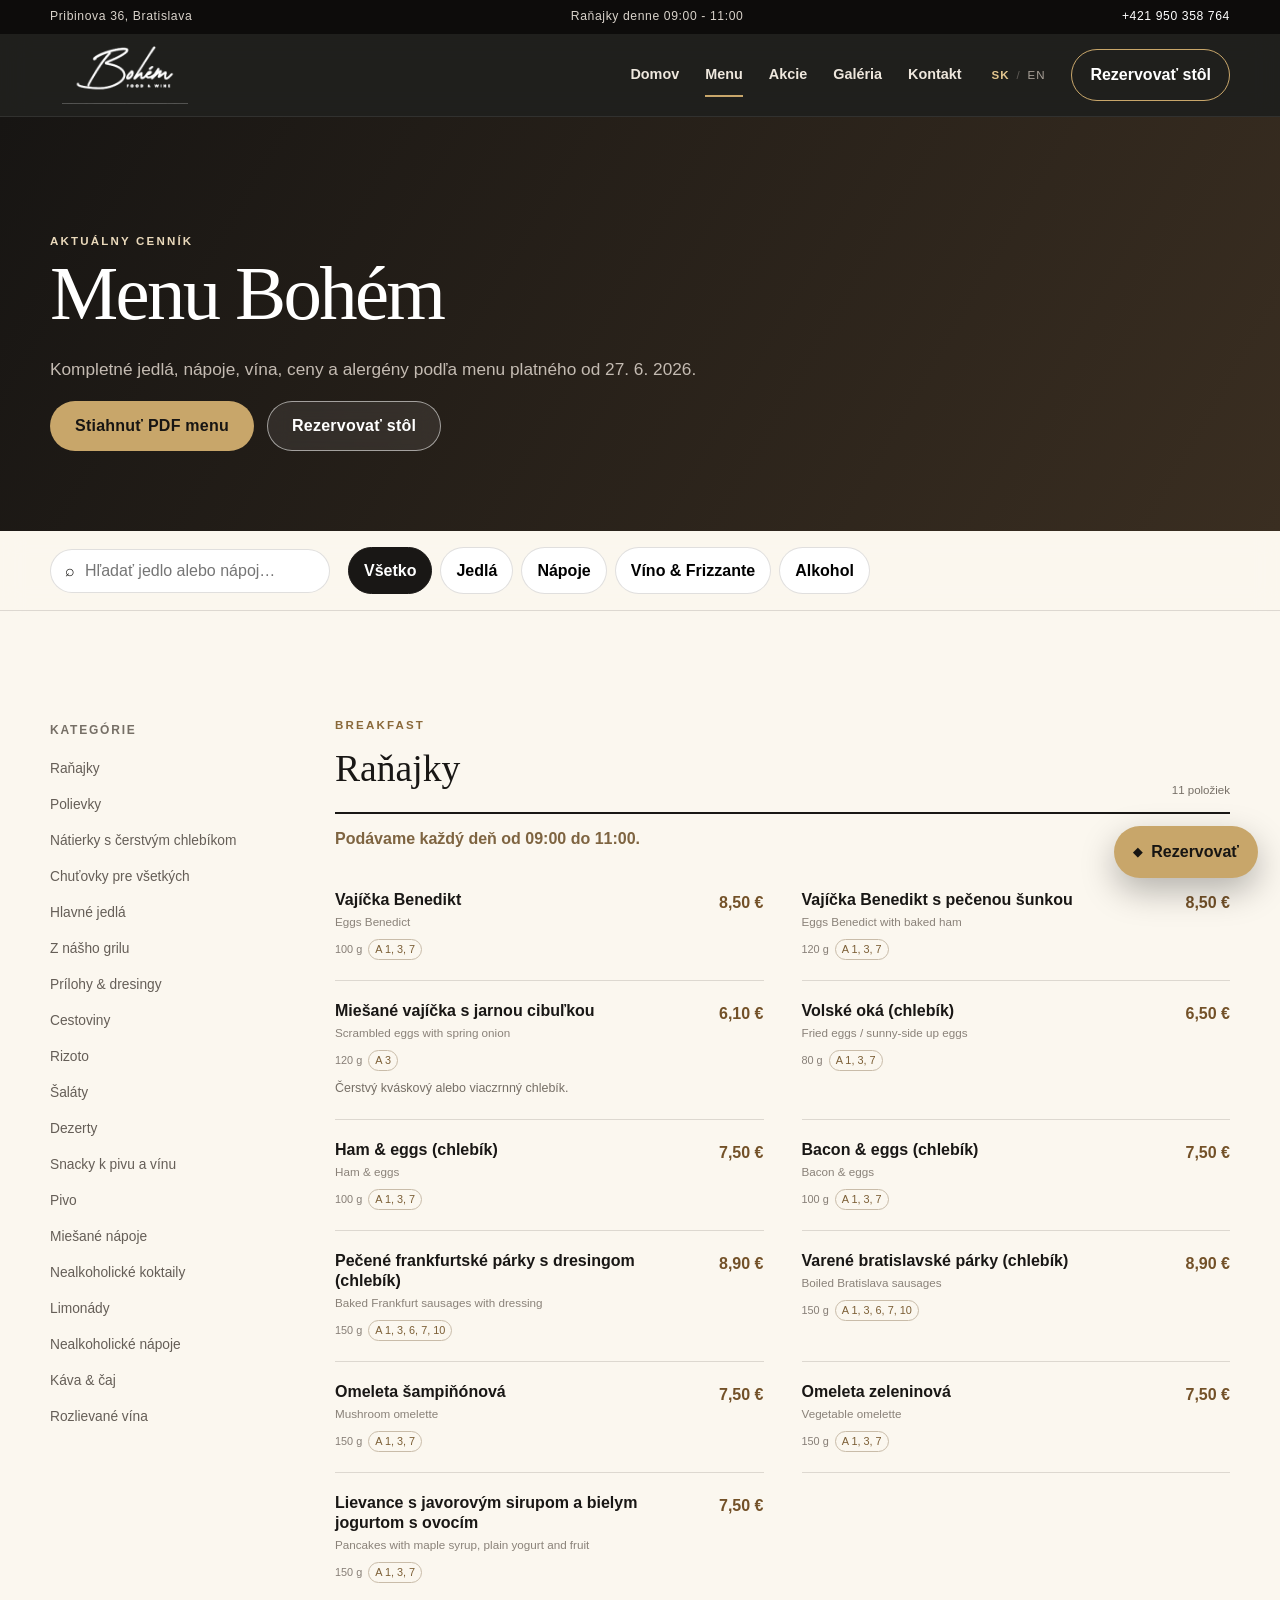
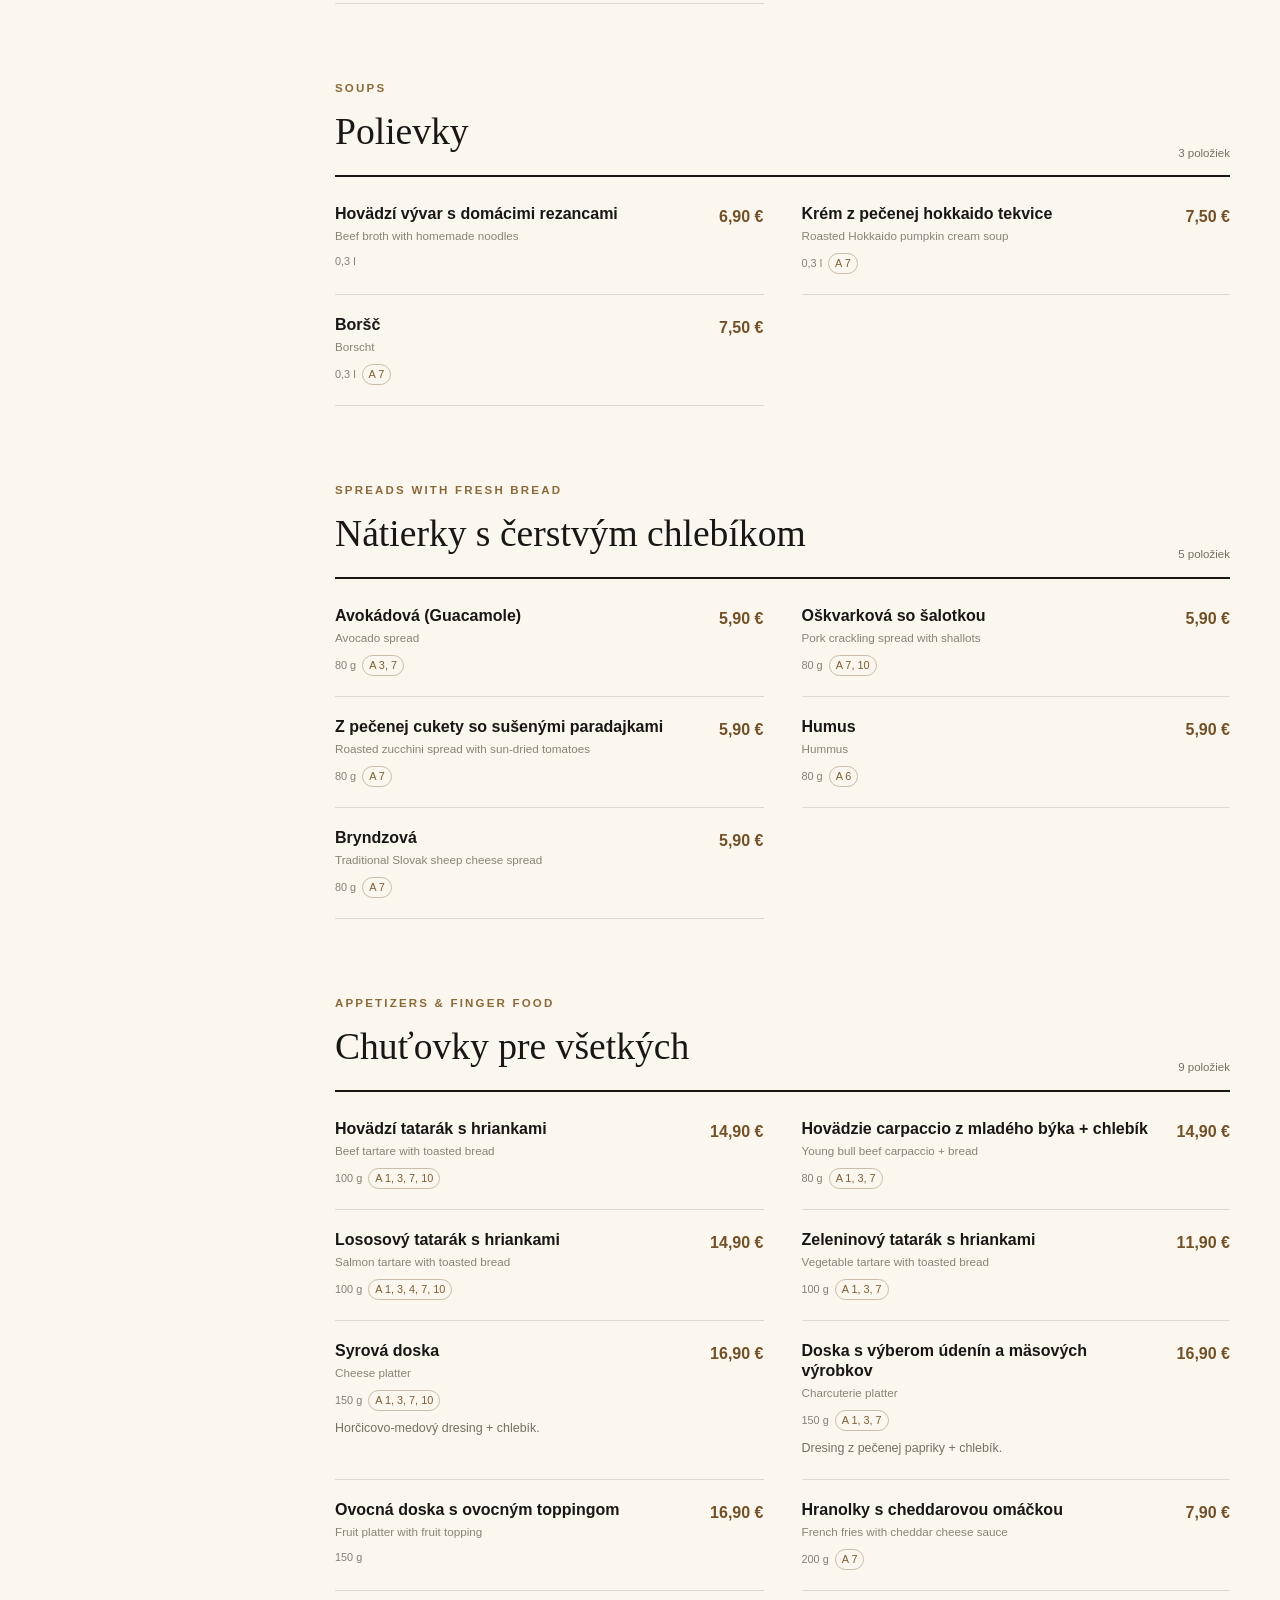
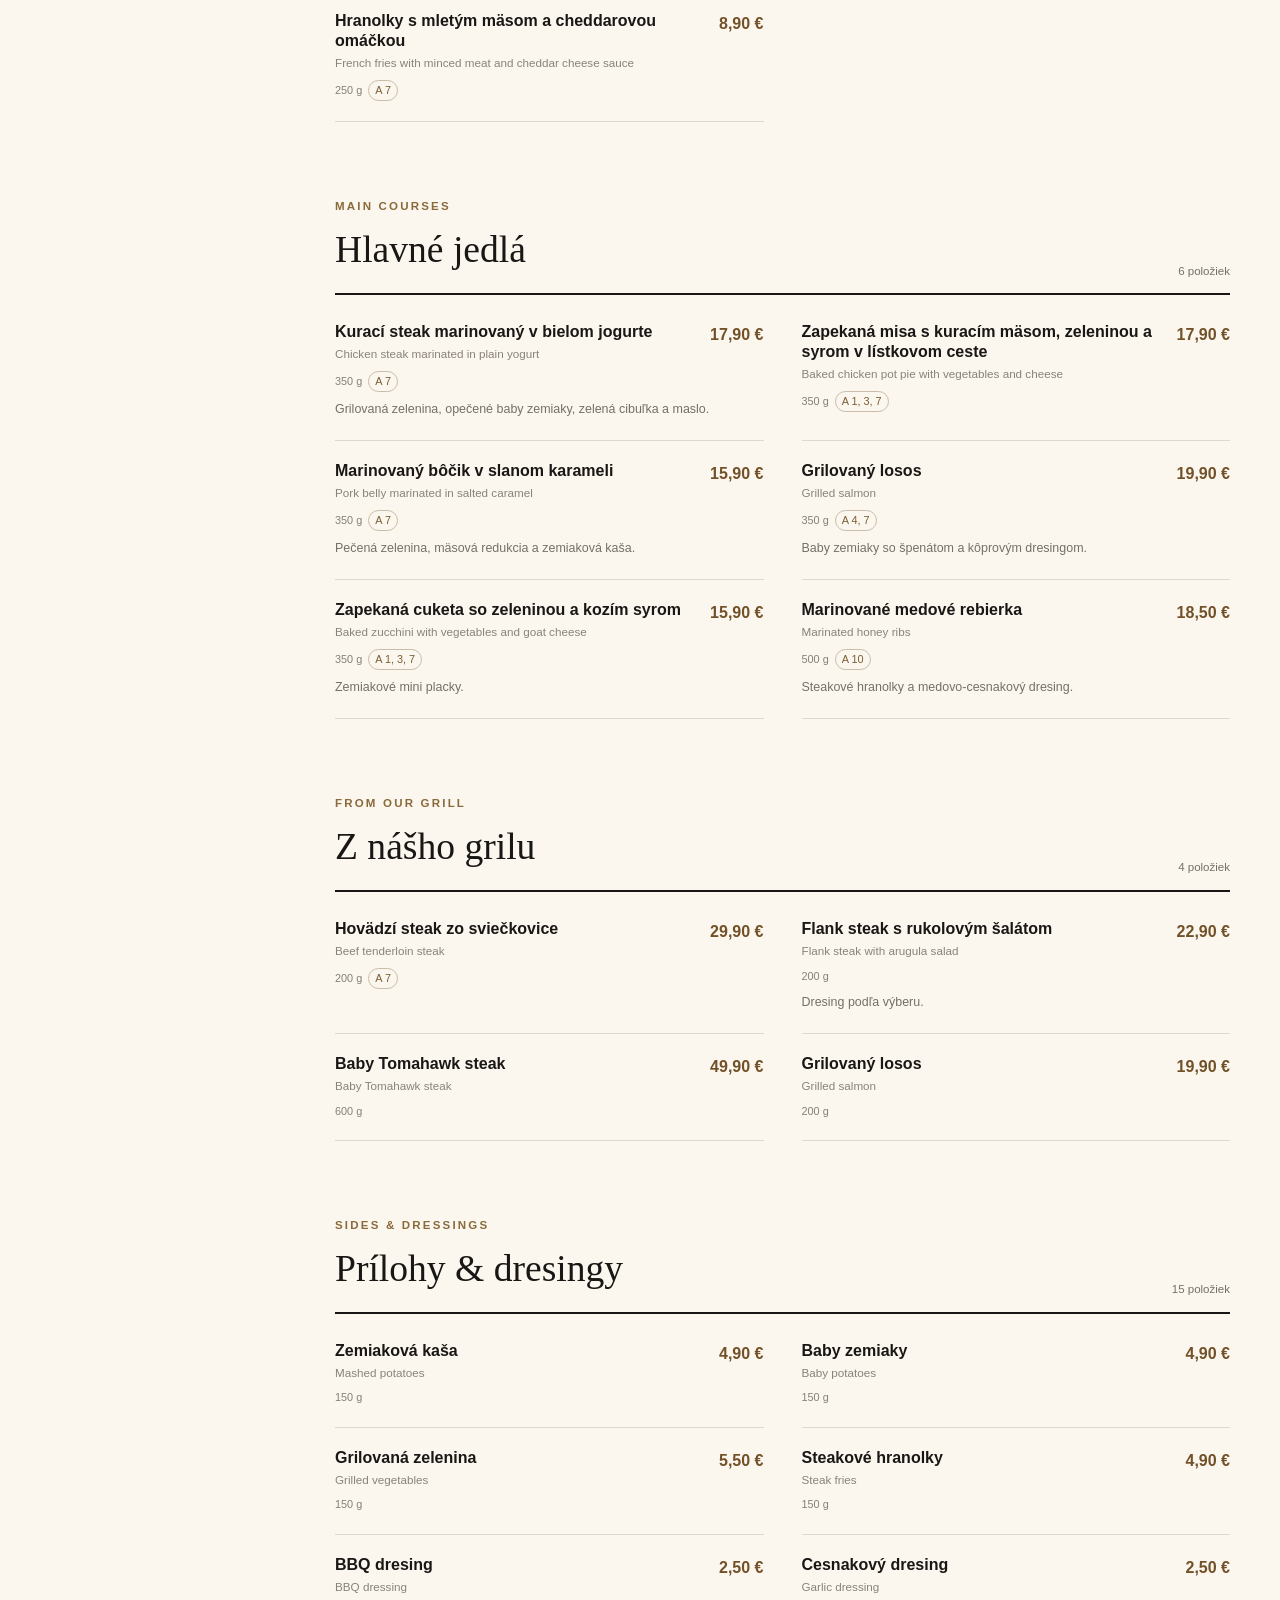
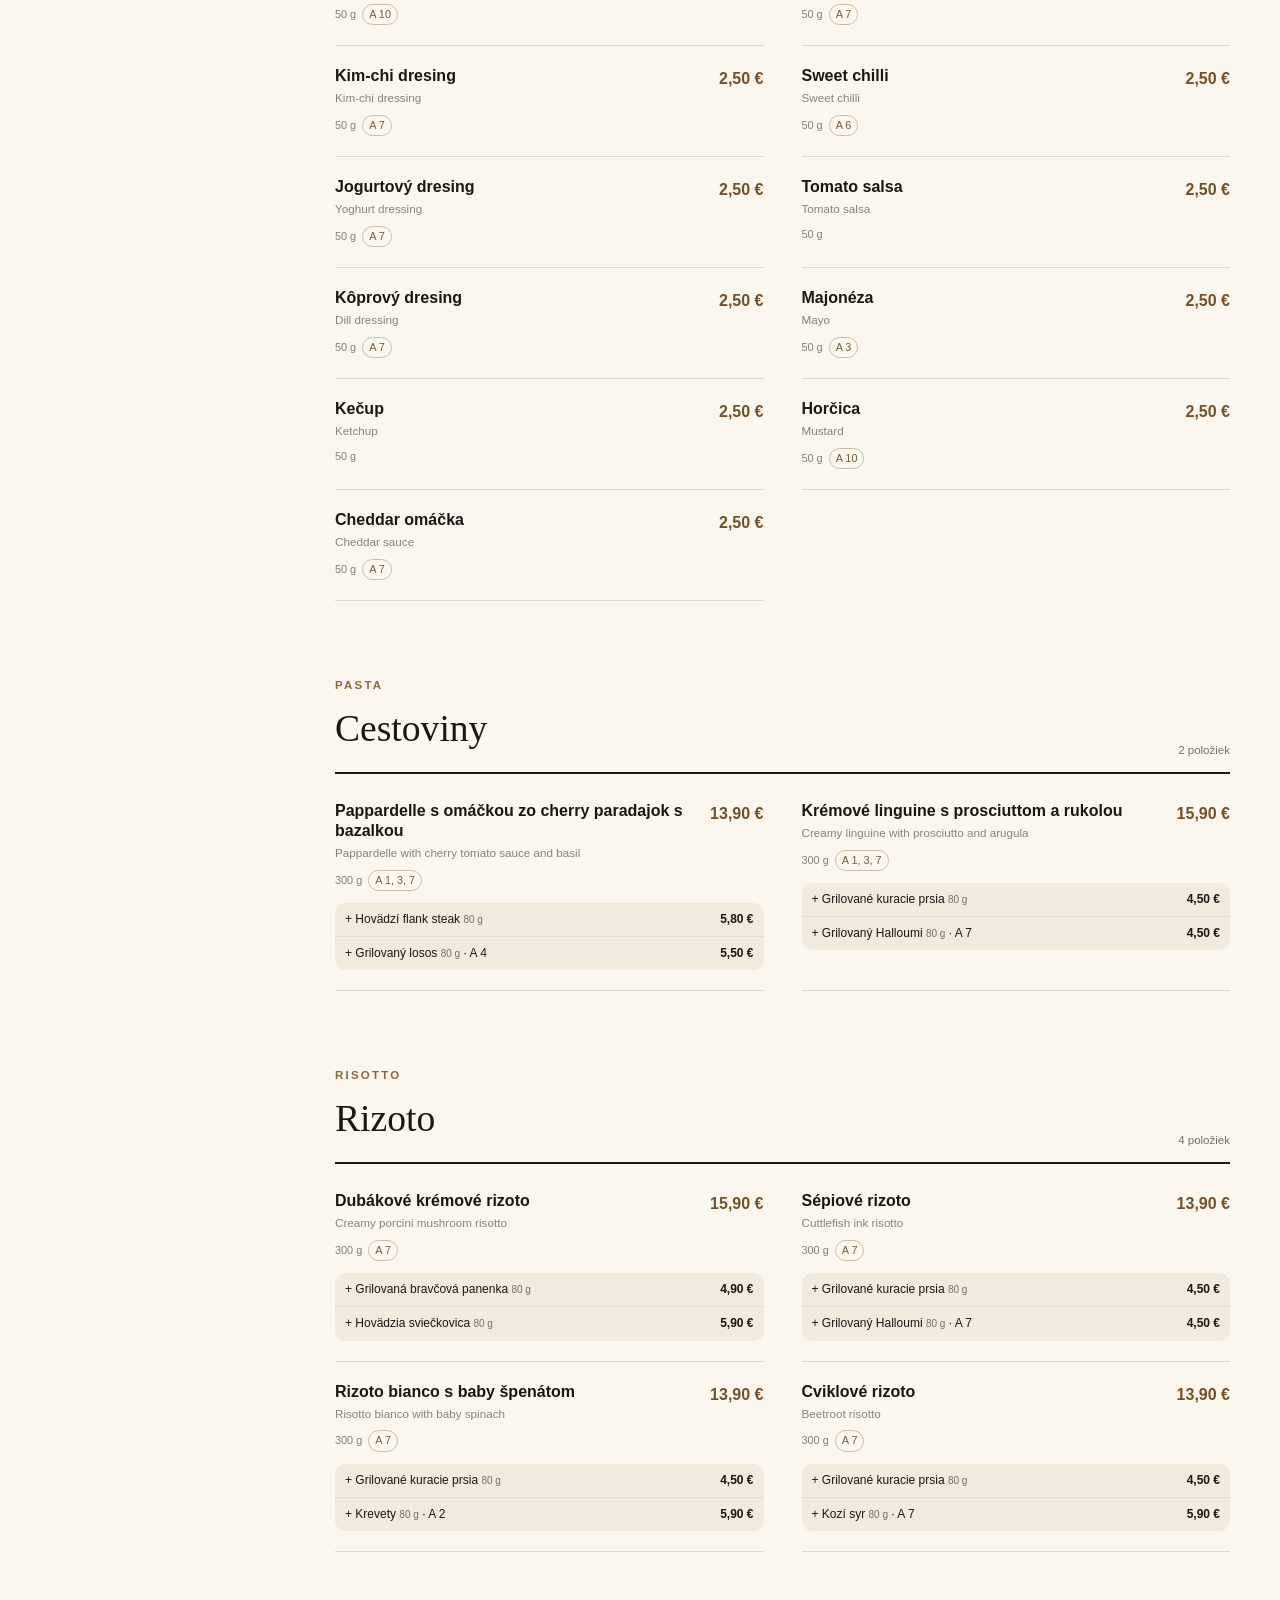
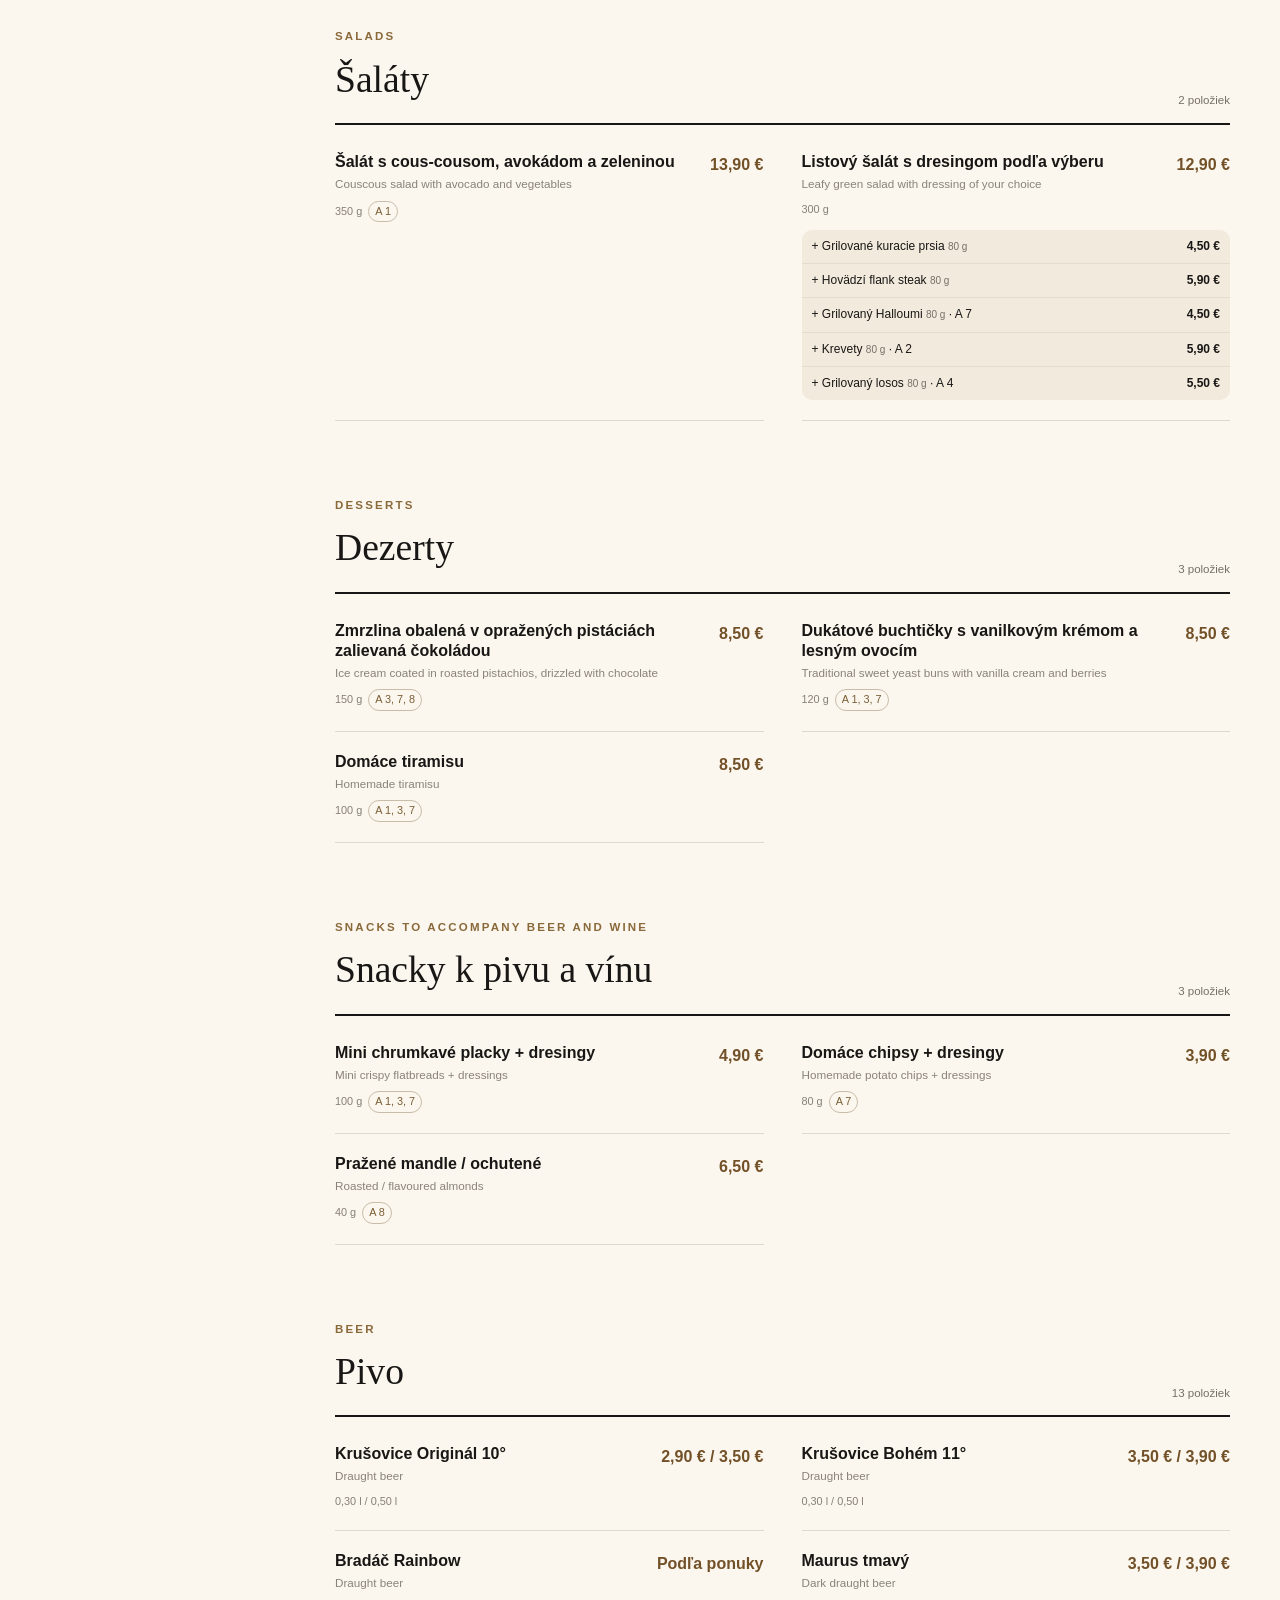
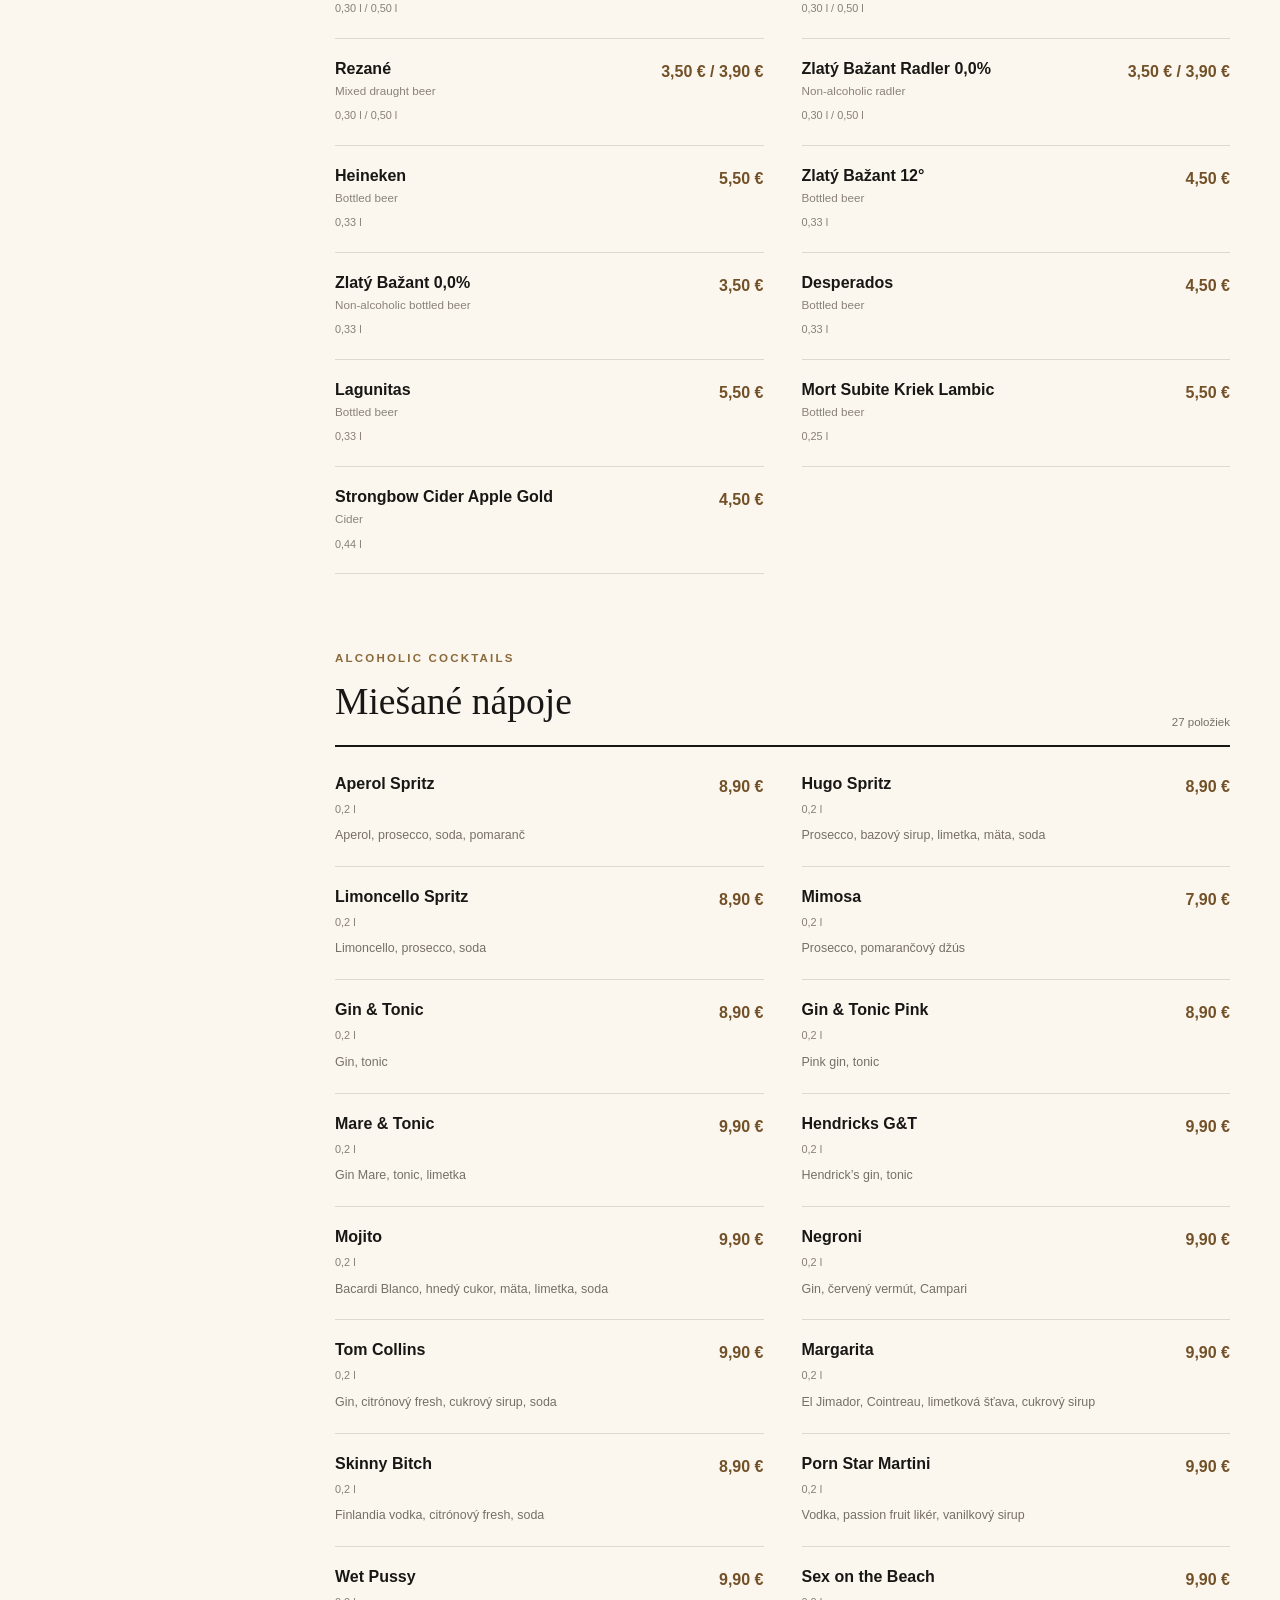
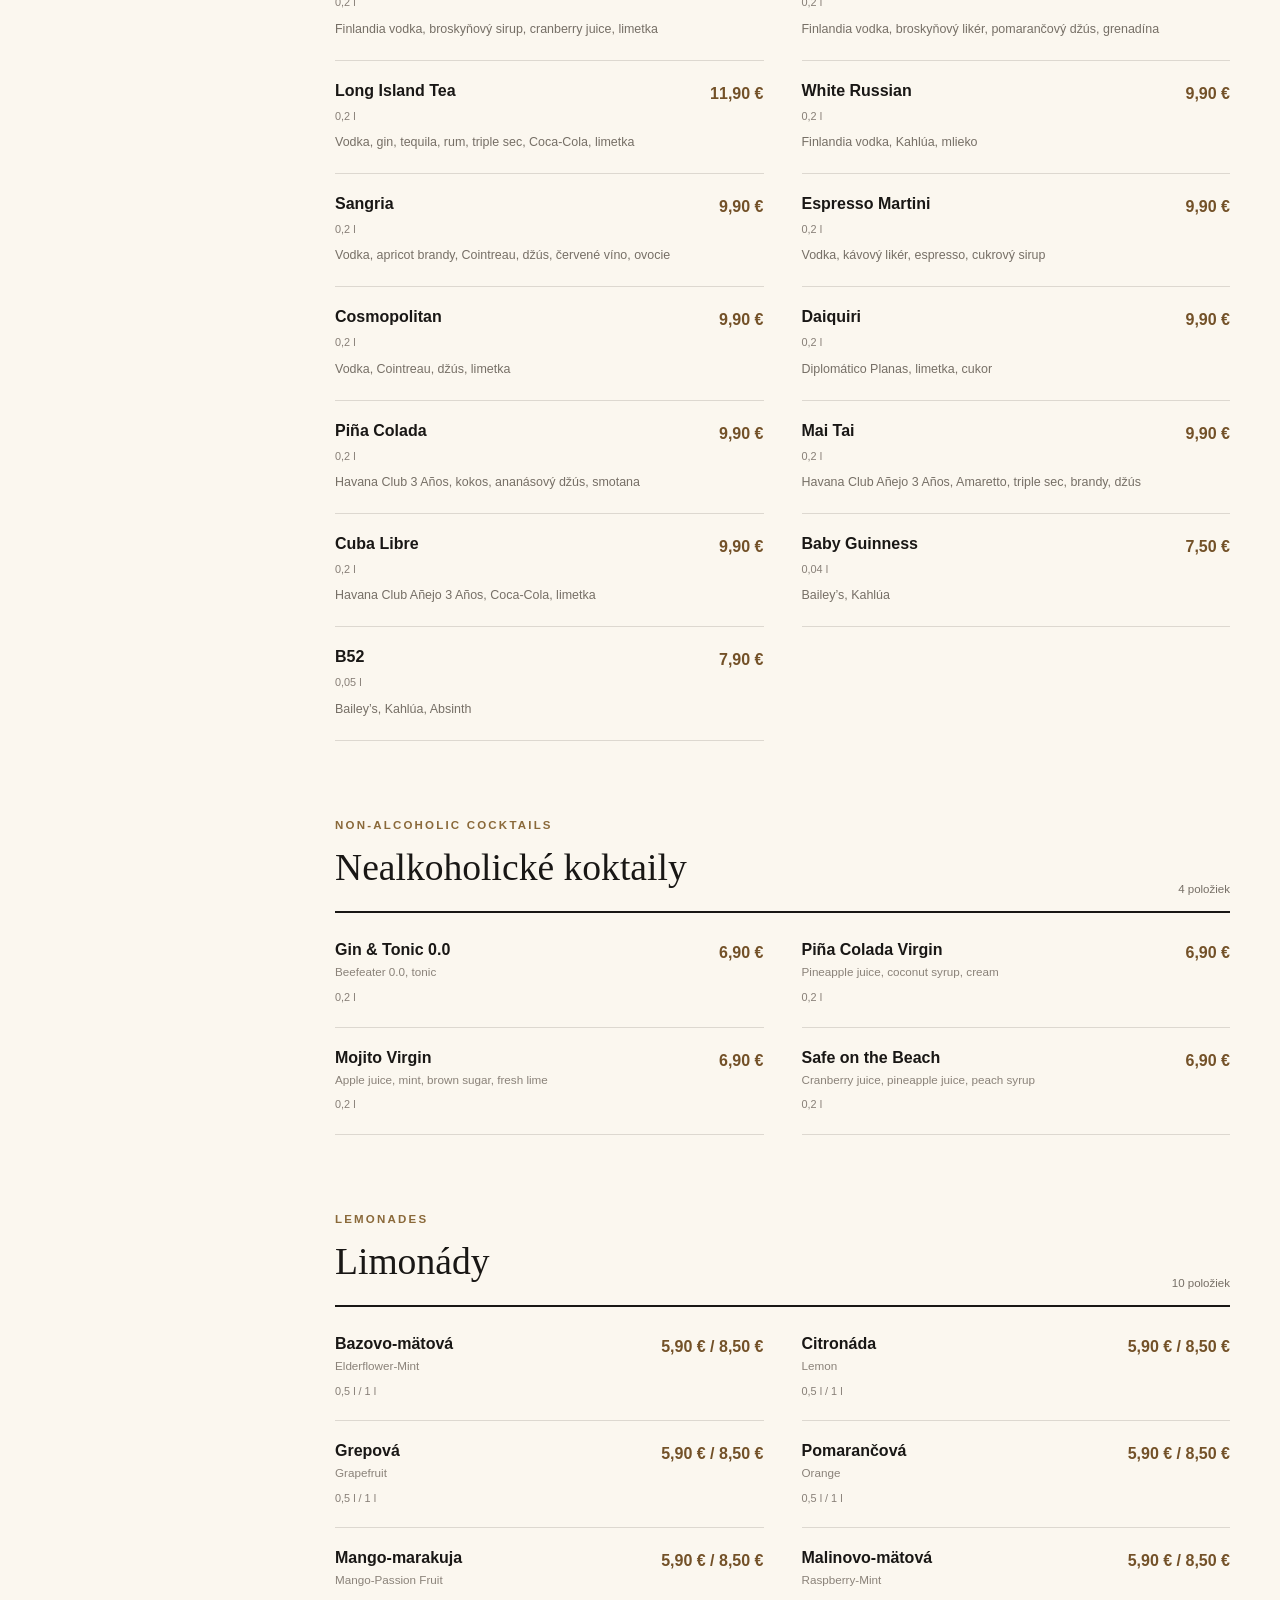
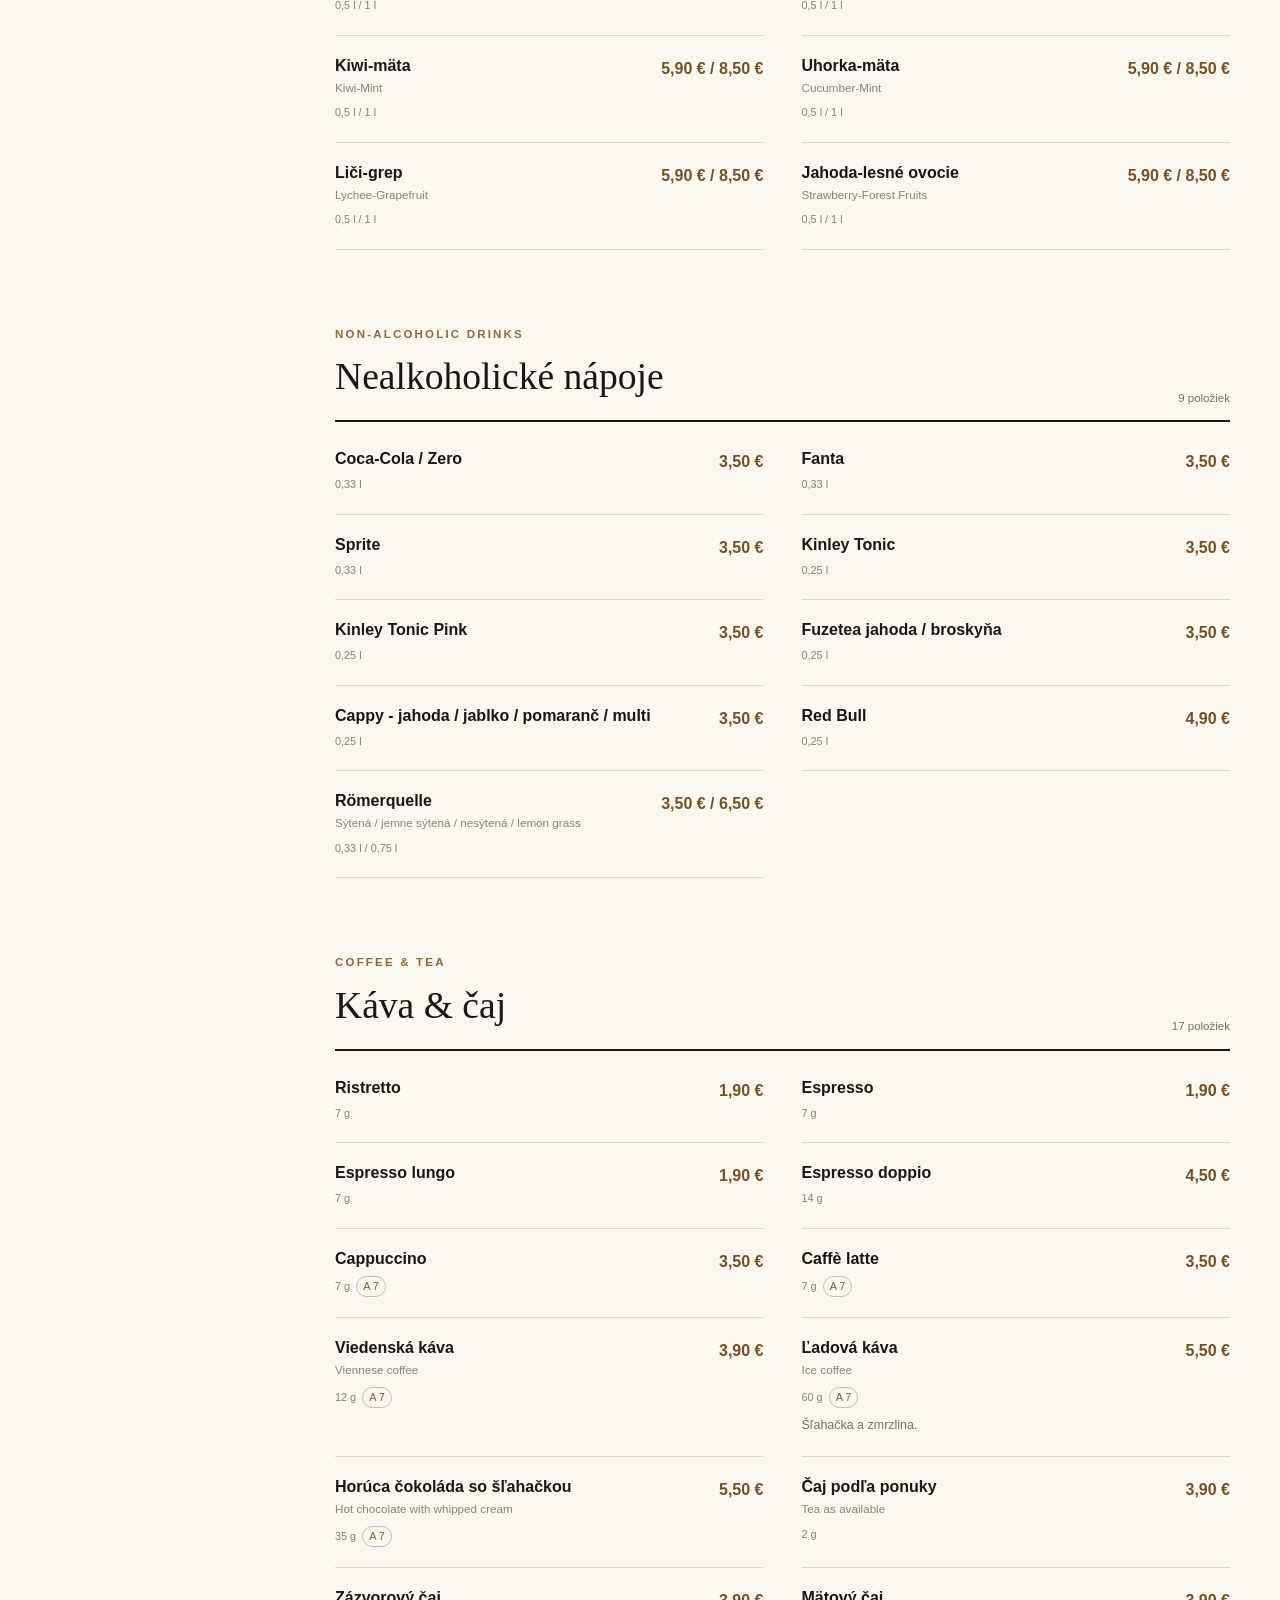
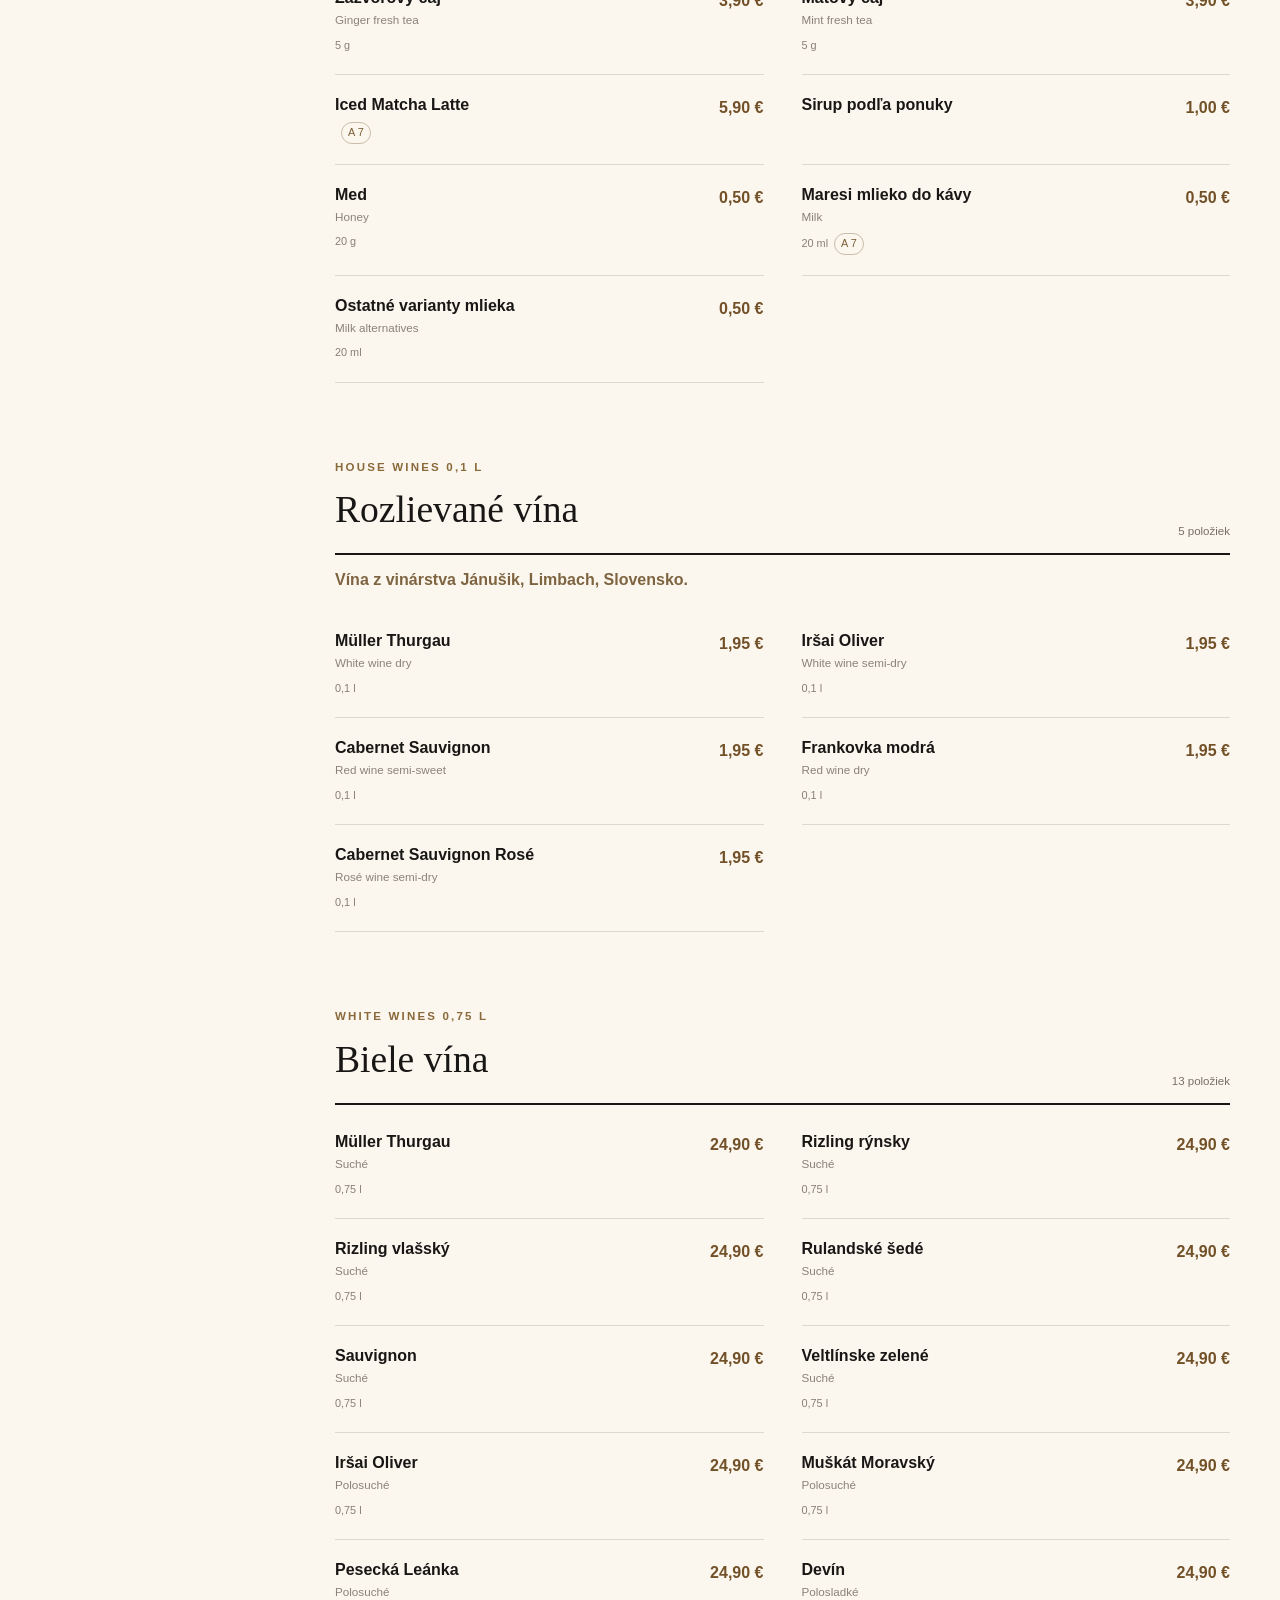
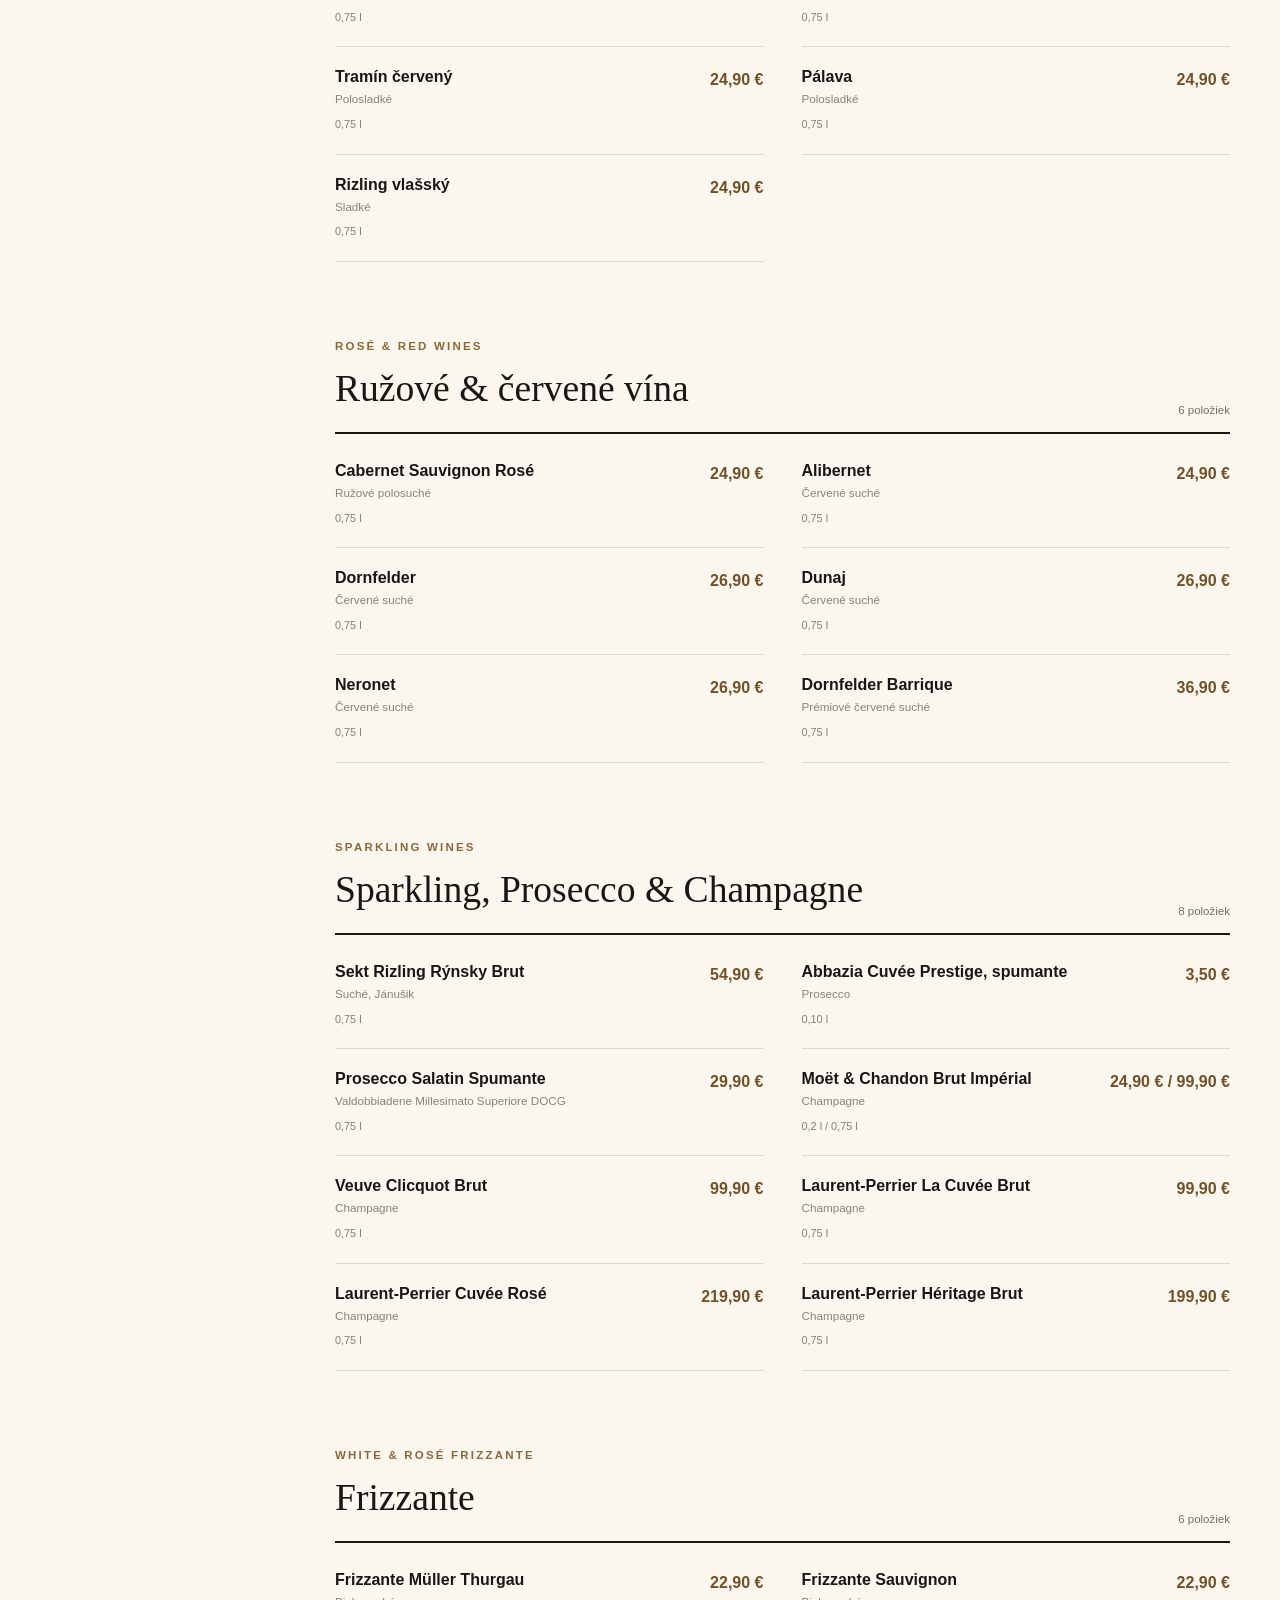
<file: menu.html>
<!DOCTYPE html>

<html lang="sk"><head>
<meta charset="utf-8"/><meta content="width=device-width,initial-scale=1,viewport-fit=cover" name="viewport"/>
<title>Menu s cenami a alergénmi | Bohém Food &amp; Wine</title><meta content="Kompletné menu Bohém Food &amp; Wine: jedlá, nápoje, vína, ceny, gramáže a alergény." name="description"/>
<meta content="#171614" name="theme-color"/><link href="favicon.svg" rel="icon" type="image/svg+xml"/>
<link href="assets/css/style.css" rel="stylesheet"/>
<script type="application/ld+json">{"@context": "https://schema.org", "@type": "Restaurant", "name": "Bohém Food & Wine", "image": "assets/img/hero-terrace-final.webp", "url": "", "telephone": "+421950358764", "email": "bohem.eurovea@gmail.com", "servesCuisine": ["Italian", "European", "Slovak"], "priceRange": "€€", "address": {"@type": "PostalAddress", "streetAddress": "Pribinova 36", "addressLocality": "Bratislava", "postalCode": "811 09", "addressCountry": "SK"}, "openingHoursSpecification": [{"@type": "OpeningHoursSpecification", "dayOfWeek": ["Monday", "Tuesday", "Wednesday", "Sunday"], "opens": "09:00", "closes": "23:00"}, {"@type": "OpeningHoursSpecification", "dayOfWeek": ["Thursday", "Friday", "Saturday"], "opens": "09:00", "closes": "00:00"}], "acceptsReservations": true, "sameAs": ["https://www.instagram.com/bohem_eurovea/"]}</script>
</head><body data-page="menu">
<a class="skip-link" href="#main">Preskočiť na obsah</a>
<div class="topbar"><div class="container topbar-inner"><span>Pribinova 36, Bratislava</span><span class="topbar-hide">Raňajky denne 09:00 - 11:00</span><a href="tel:+421950358764">+421 950 358 764</a></div></div>
<header class="site-header"><div class="container header-inner">
<a aria-label="Bohém Food &amp; Wine - domov" class="brand" href="index.html"><img alt="Bohém Food &amp; Wine" src="assets/img/logo-white.png"/></a>
<button aria-controls="site-nav" aria-expanded="false" class="nav-toggle" type="button"><span></span><span></span><span></span><span class="sr-only">Otvoriť menu</span></button>
<nav aria-label="Hlavná navigácia" class="site-nav" id="site-nav"><a class="nav-link" data-page="home" href="index.html">Domov</a><a aria-current="page" class="nav-link" data-page="menu" href="menu.html">Menu</a><a class="nav-link" data-page="akcie" href="akcie.html">Akcie</a><a class="nav-link" data-page="galeria" href="galeria.html">Galéria</a><a class="nav-link" data-page="kontakt" href="kontakt.html">Kontakt</a><span aria-label="Jazyk" class="lang-switch"><strong>SK</strong><span aria-hidden="true">/</span><a href="en/menu.html" lang="en">EN</a></span><a class="nav-cta" data-page="rezervacia" href="rezervacia.html">Rezervovať stôl</a></nav>
</div></header>
<main id="main">
<section class="page-hero menu-hero"><div class="container"><span class="kicker light">Aktuálny cenník</span><h1>Menu Bohém</h1><p>Kompletné jedlá, nápoje, vína, ceny a alergény podľa menu platného od 27. 6. 2026.</p><div class="hero-actions"><a class="btn btn-gold" download="" href="assets/files/bohem-menu.pdf">Stiahnuť PDF menu</a><a class="btn btn-glass" href="rezervacia.html">Rezervovať stôl</a></div></div></section>
<section class="menu-tools"><div class="container"><div class="menu-search"><span>⌕</span><input aria-label="Hľadať v menu" id="menu-search" placeholder="Hľadať jedlo alebo nápoj…" type="search"/></div><div class="group-tabs" role="tablist"><button class="active" data-filter="all">Všetko</button><button data-filter="food">Jedlá</button><button data-filter="drinks">Nápoje</button><button data-filter="wine">Víno &amp; Frizzante</button><button data-filter="spirits">Alkohol</button></div></div></section>
<section class="section menu-layout-section"><div class="container menu-layout"><aside class="menu-sidebar"><h2>Kategórie</h2><nav><a data-group-link="food" href="#ranajky">Raňajky</a><a data-group-link="food" href="#polievky">Polievky</a><a data-group-link="food" href="#natierky">Nátierky s čerstvým chlebíkom</a><a data-group-link="food" href="#chutovky">Chuťovky pre všetkých</a><a data-group-link="food" href="#hlavne-jedla">Hlavné jedlá</a><a data-group-link="food" href="#gril">Z nášho grilu</a><a data-group-link="food" href="#prilohy-dresingy">Prílohy &amp; dresingy</a><a data-group-link="food" href="#cestoviny">Cestoviny</a><a data-group-link="food" href="#rizoto">Rizoto</a><a data-group-link="food" href="#salaty">Šaláty</a><a data-group-link="food" href="#dezerty">Dezerty</a><a data-group-link="food" href="#snacky">Snacky k pivu a vínu</a><a data-group-link="drinks" href="#pivo">Pivo</a><a data-group-link="drinks" href="#koktaily">Miešané nápoje</a><a data-group-link="drinks" href="#nealko-koktaily">Nealkoholické koktaily</a><a data-group-link="drinks" href="#limonady">Limonády</a><a data-group-link="drinks" href="#nealko">Nealkoholické nápoje</a><a data-group-link="drinks" href="#kava-caj">Káva &amp; čaj</a><a data-group-link="wine" href="#rozlievane-vina">Rozlievané vína</a><a data-group-link="wine" href="#biele-vina">Biele vína</a><a data-group-link="wine" href="#ruzove-cervene">Ružové &amp; červené vína</a><a data-group-link="wine" href="#sparkling">Sparkling, Prosecco &amp; Champagne</a><a data-group-link="wine" href="#frizzante">Frizzante</a><a data-group-link="wine" href="#ovocne-frizzante">Ovocné Frizzante</a><a data-group-link="wine" href="#ovocne-vina">Ovocné vína</a><a data-group-link="spirits" href="#spirit-vodka">Vodka</a><a data-group-link="spirits" href="#spirit-gin">Gin</a><a data-group-link="spirits" href="#spirit-rum">Rum</a><a data-group-link="spirits" href="#spirit-brandy-metaxa-cognac">Brandy / Metaxa / Cognac</a><a data-group-link="spirits" href="#spirit-whisky-bourbon">Whisky &amp; Bourbon</a><a data-group-link="spirits" href="#spirit-tequila">Tequila</a><a data-group-link="spirits" href="#spirit-lik-ry">Likéry</a><a data-group-link="spirits" href="#spirit-slovensk-destil-ty">Slovenské destiláty</a></nav></aside><div class="menu-content"><section class="menu-section" data-group="food" id="ranajky"><div class="menu-section-head"><div><span class="kicker">Breakfast</span><h2>Raňajky</h2></div><span class="item-count">11 položiek</span></div><p class="section-note">Podávame každý deň od 09:00 do 11:00.</p><div class="menu-list"><article class="menu-item" data-search="vajíčka benedikt eggs benedict "><div class="menu-item-top"><div class="menu-name"><div><h3>Vajíčka Benedikt</h3><small class="menu-en">Eggs Benedict</small></div><div class="menu-tags"><span>100 g</span><span class="allergen-tag" title="Alergény">A 1, 3, 7</span></div></div><strong class="menu-price">8,50 €</strong></div></article><article class="menu-item" data-search="vajíčka benedikt s pečenou šunkou eggs benedict with baked ham "><div class="menu-item-top"><div class="menu-name"><div><h3>Vajíčka Benedikt s pečenou šunkou</h3><small class="menu-en">Eggs Benedict with baked ham</small></div><div class="menu-tags"><span>120 g</span><span class="allergen-tag" title="Alergény">A 1, 3, 7</span></div></div><strong class="menu-price">8,50 €</strong></div></article><article class="menu-item" data-search="miešané vajíčka s jarnou cibuľkou scrambled eggs with spring onion čerstvý kváskový alebo viaczrnný chlebík."><div class="menu-item-top"><div class="menu-name"><div><h3>Miešané vajíčka s jarnou cibuľkou</h3><small class="menu-en">Scrambled eggs with spring onion</small></div><div class="menu-tags"><span>120 g</span><span class="allergen-tag" title="Alergény">A 3</span></div></div><strong class="menu-price">6,10 €</strong></div><p>Čerstvý kváskový alebo viaczrnný chlebík.</p></article><article class="menu-item" data-search="volské oká (chlebík) fried eggs / sunny-side up eggs "><div class="menu-item-top"><div class="menu-name"><div><h3>Volské oká (chlebík)</h3><small class="menu-en">Fried eggs / sunny-side up eggs</small></div><div class="menu-tags"><span>80 g</span><span class="allergen-tag" title="Alergény">A 1, 3, 7</span></div></div><strong class="menu-price">6,50 €</strong></div></article><article class="menu-item" data-search="ham &amp; eggs (chlebík) ham &amp; eggs "><div class="menu-item-top"><div class="menu-name"><div><h3>Ham &amp; eggs (chlebík)</h3><small class="menu-en">Ham &amp; eggs</small></div><div class="menu-tags"><span>100 g</span><span class="allergen-tag" title="Alergény">A 1, 3, 7</span></div></div><strong class="menu-price">7,50 €</strong></div></article><article class="menu-item" data-search="bacon &amp; eggs (chlebík) bacon &amp; eggs "><div class="menu-item-top"><div class="menu-name"><div><h3>Bacon &amp; eggs (chlebík)</h3><small class="menu-en">Bacon &amp; eggs</small></div><div class="menu-tags"><span>100 g</span><span class="allergen-tag" title="Alergény">A 1, 3, 7</span></div></div><strong class="menu-price">7,50 €</strong></div></article><article class="menu-item" data-search="pečené frankfurtské párky s dresingom (chlebík) baked frankfurt sausages with dressing "><div class="menu-item-top"><div class="menu-name"><div><h3>Pečené frankfurtské párky s dresingom (chlebík)</h3><small class="menu-en">Baked Frankfurt sausages with dressing</small></div><div class="menu-tags"><span>150 g</span><span class="allergen-tag" title="Alergény">A 1, 3, 6, 7, 10</span></div></div><strong class="menu-price">8,90 €</strong></div></article><article class="menu-item" data-search="varené bratislavské párky (chlebík) boiled bratislava sausages "><div class="menu-item-top"><div class="menu-name"><div><h3>Varené bratislavské párky (chlebík)</h3><small class="menu-en">Boiled Bratislava sausages</small></div><div class="menu-tags"><span>150 g</span><span class="allergen-tag" title="Alergény">A 1, 3, 6, 7, 10</span></div></div><strong class="menu-price">8,90 €</strong></div></article><article class="menu-item" data-search="omeleta šampiňónová mushroom omelette "><div class="menu-item-top"><div class="menu-name"><div><h3>Omeleta šampiňónová</h3><small class="menu-en">Mushroom omelette</small></div><div class="menu-tags"><span>150 g</span><span class="allergen-tag" title="Alergény">A 1, 3, 7</span></div></div><strong class="menu-price">7,50 €</strong></div></article><article class="menu-item" data-search="omeleta zeleninová vegetable omelette "><div class="menu-item-top"><div class="menu-name"><div><h3>Omeleta zeleninová</h3><small class="menu-en">Vegetable omelette</small></div><div class="menu-tags"><span>150 g</span><span class="allergen-tag" title="Alergény">A 1, 3, 7</span></div></div><strong class="menu-price">7,50 €</strong></div></article><article class="menu-item" data-search="lievance s javorovým sirupom a bielym jogurtom s ovocím pancakes with maple syrup, plain yogurt and fruit "><div class="menu-item-top"><div class="menu-name"><div><h3>Lievance s javorovým sirupom a bielym jogurtom s ovocím</h3><small class="menu-en">Pancakes with maple syrup, plain yogurt and fruit</small></div><div class="menu-tags"><span>150 g</span><span class="allergen-tag" title="Alergény">A 1, 3, 7</span></div></div><strong class="menu-price">7,50 €</strong></div></article></div></section><section class="menu-section" data-group="food" id="polievky"><div class="menu-section-head"><div><span class="kicker">Soups</span><h2>Polievky</h2></div><span class="item-count">3 položiek</span></div><div class="menu-list"><article class="menu-item" data-search="hovädzí vývar s domácimi rezancami beef broth with homemade noodles "><div class="menu-item-top"><div class="menu-name"><div><h3>Hovädzí vývar s domácimi rezancami</h3><small class="menu-en">Beef broth with homemade noodles</small></div><div class="menu-tags"><span>0,3 l</span></div></div><strong class="menu-price">6,90 €</strong></div></article><article class="menu-item" data-search="krém z pečenej hokkaido tekvice roasted hokkaido pumpkin cream soup "><div class="menu-item-top"><div class="menu-name"><div><h3>Krém z pečenej hokkaido tekvice</h3><small class="menu-en">Roasted Hokkaido pumpkin cream soup</small></div><div class="menu-tags"><span>0,3 l</span><span class="allergen-tag" title="Alergény">A 7</span></div></div><strong class="menu-price">7,50 €</strong></div></article><article class="menu-item" data-search="boršč borscht "><div class="menu-item-top"><div class="menu-name"><div><h3>Boršč</h3><small class="menu-en">Borscht</small></div><div class="menu-tags"><span>0,3 l</span><span class="allergen-tag" title="Alergény">A 7</span></div></div><strong class="menu-price">7,50 €</strong></div></article></div></section><section class="menu-section" data-group="food" id="natierky"><div class="menu-section-head"><div><span class="kicker">Spreads with fresh bread</span><h2>Nátierky s čerstvým chlebíkom</h2></div><span class="item-count">5 položiek</span></div><div class="menu-list"><article class="menu-item" data-search="avokádová (guacamole) avocado spread "><div class="menu-item-top"><div class="menu-name"><div><h3>Avokádová (Guacamole)</h3><small class="menu-en">Avocado spread</small></div><div class="menu-tags"><span>80 g</span><span class="allergen-tag" title="Alergény">A 3, 7</span></div></div><strong class="menu-price">5,90 €</strong></div></article><article class="menu-item" data-search="oškvarková so šalotkou pork crackling spread with shallots "><div class="menu-item-top"><div class="menu-name"><div><h3>Oškvarková so šalotkou</h3><small class="menu-en">Pork crackling spread with shallots</small></div><div class="menu-tags"><span>80 g</span><span class="allergen-tag" title="Alergény">A 7, 10</span></div></div><strong class="menu-price">5,90 €</strong></div></article><article class="menu-item" data-search="z pečenej cukety so sušenými paradajkami roasted zucchini spread with sun-dried tomatoes "><div class="menu-item-top"><div class="menu-name"><div><h3>Z pečenej cukety so sušenými paradajkami</h3><small class="menu-en">Roasted zucchini spread with sun-dried tomatoes</small></div><div class="menu-tags"><span>80 g</span><span class="allergen-tag" title="Alergény">A 7</span></div></div><strong class="menu-price">5,90 €</strong></div></article><article class="menu-item" data-search="humus hummus "><div class="menu-item-top"><div class="menu-name"><div><h3>Humus</h3><small class="menu-en">Hummus</small></div><div class="menu-tags"><span>80 g</span><span class="allergen-tag" title="Alergény">A 6</span></div></div><strong class="menu-price">5,90 €</strong></div></article><article class="menu-item" data-search="bryndzová traditional slovak sheep cheese spread "><div class="menu-item-top"><div class="menu-name"><div><h3>Bryndzová</h3><small class="menu-en">Traditional Slovak sheep cheese spread</small></div><div class="menu-tags"><span>80 g</span><span class="allergen-tag" title="Alergény">A 7</span></div></div><strong class="menu-price">5,90 €</strong></div></article></div></section><section class="menu-section" data-group="food" id="chutovky"><div class="menu-section-head"><div><span class="kicker">Appetizers &amp; finger food</span><h2>Chuťovky pre všetkých</h2></div><span class="item-count">9 položiek</span></div><div class="menu-list"><article class="menu-item" data-search="hovädzí tatarák s hriankami beef tartare with toasted bread "><div class="menu-item-top"><div class="menu-name"><div><h3>Hovädzí tatarák s hriankami</h3><small class="menu-en">Beef tartare with toasted bread</small></div><div class="menu-tags"><span>100 g</span><span class="allergen-tag" title="Alergény">A 1, 3, 7, 10</span></div></div><strong class="menu-price">14,90 €</strong></div></article><article class="menu-item" data-search="hovädzie carpaccio z mladého býka + chlebík young bull beef carpaccio + bread "><div class="menu-item-top"><div class="menu-name"><div><h3>Hovädzie carpaccio z mladého býka + chlebík</h3><small class="menu-en">Young bull beef carpaccio + bread</small></div><div class="menu-tags"><span>80 g</span><span class="allergen-tag" title="Alergény">A 1, 3, 7</span></div></div><strong class="menu-price">14,90 €</strong></div></article><article class="menu-item" data-search="lososový tatarák s hriankami salmon tartare with toasted bread "><div class="menu-item-top"><div class="menu-name"><div><h3>Lososový tatarák s hriankami</h3><small class="menu-en">Salmon tartare with toasted bread</small></div><div class="menu-tags"><span>100 g</span><span class="allergen-tag" title="Alergény">A 1, 3, 4, 7, 10</span></div></div><strong class="menu-price">14,90 €</strong></div></article><article class="menu-item" data-search="zeleninový tatarák s hriankami vegetable tartare with toasted bread "><div class="menu-item-top"><div class="menu-name"><div><h3>Zeleninový tatarák s hriankami</h3><small class="menu-en">Vegetable tartare with toasted bread</small></div><div class="menu-tags"><span>100 g</span><span class="allergen-tag" title="Alergény">A 1, 3, 7</span></div></div><strong class="menu-price">11,90 €</strong></div></article><article class="menu-item" data-search="syrová doska cheese platter horčicovo-medový dresing + chlebík."><div class="menu-item-top"><div class="menu-name"><div><h3>Syrová doska</h3><small class="menu-en">Cheese platter</small></div><div class="menu-tags"><span>150 g</span><span class="allergen-tag" title="Alergény">A 1, 3, 7, 10</span></div></div><strong class="menu-price">16,90 €</strong></div><p>Horčicovo-medový dresing + chlebík.</p></article><article class="menu-item" data-search="doska s výberom údenín a mäsových výrobkov charcuterie platter dresing z pečenej papriky + chlebík."><div class="menu-item-top"><div class="menu-name"><div><h3>Doska s výberom údenín a mäsových výrobkov</h3><small class="menu-en">Charcuterie platter</small></div><div class="menu-tags"><span>150 g</span><span class="allergen-tag" title="Alergény">A 1, 3, 7</span></div></div><strong class="menu-price">16,90 €</strong></div><p>Dresing z pečenej papriky + chlebík.</p></article><article class="menu-item" data-search="ovocná doska s ovocným toppingom fruit platter with fruit topping "><div class="menu-item-top"><div class="menu-name"><div><h3>Ovocná doska s ovocným toppingom</h3><small class="menu-en">Fruit platter with fruit topping</small></div><div class="menu-tags"><span>150 g</span></div></div><strong class="menu-price">16,90 €</strong></div></article><article class="menu-item" data-search="hranolky s cheddarovou omáčkou french fries with cheddar cheese sauce "><div class="menu-item-top"><div class="menu-name"><div><h3>Hranolky s cheddarovou omáčkou</h3><small class="menu-en">French fries with cheddar cheese sauce</small></div><div class="menu-tags"><span>200 g</span><span class="allergen-tag" title="Alergény">A 7</span></div></div><strong class="menu-price">7,90 €</strong></div></article><article class="menu-item" data-search="hranolky s mletým mäsom a cheddarovou omáčkou french fries with minced meat and cheddar cheese sauce "><div class="menu-item-top"><div class="menu-name"><div><h3>Hranolky s mletým mäsom a cheddarovou omáčkou</h3><small class="menu-en">French fries with minced meat and cheddar cheese sauce</small></div><div class="menu-tags"><span>250 g</span><span class="allergen-tag" title="Alergény">A 7</span></div></div><strong class="menu-price">8,90 €</strong></div></article></div></section><section class="menu-section" data-group="food" id="hlavne-jedla"><div class="menu-section-head"><div><span class="kicker">Main courses</span><h2>Hlavné jedlá</h2></div><span class="item-count">6 položiek</span></div><div class="menu-list"><article class="menu-item" data-search="kurací steak marinovaný v bielom jogurte chicken steak marinated in plain yogurt grilovaná zelenina, opečené baby zemiaky, zelená cibuľka a maslo."><div class="menu-item-top"><div class="menu-name"><div><h3>Kurací steak marinovaný v bielom jogurte</h3><small class="menu-en">Chicken steak marinated in plain yogurt</small></div><div class="menu-tags"><span>350 g</span><span class="allergen-tag" title="Alergény">A 7</span></div></div><strong class="menu-price">17,90 €</strong></div><p>Grilovaná zelenina, opečené baby zemiaky, zelená cibuľka a maslo.</p></article><article class="menu-item" data-search="zapekaná misa s kuracím mäsom, zeleninou a syrom v lístkovom ceste baked chicken pot pie with vegetables and cheese "><div class="menu-item-top"><div class="menu-name"><div><h3>Zapekaná misa s kuracím mäsom, zeleninou a syrom v lístkovom ceste</h3><small class="menu-en">Baked chicken pot pie with vegetables and cheese</small></div><div class="menu-tags"><span>350 g</span><span class="allergen-tag" title="Alergény">A 1, 3, 7</span></div></div><strong class="menu-price">17,90 €</strong></div></article><article class="menu-item" data-search="marinovaný bôčik v slanom karameli pork belly marinated in salted caramel pečená zelenina, mäsová redukcia a zemiaková kaša."><div class="menu-item-top"><div class="menu-name"><div><h3>Marinovaný bôčik v slanom karameli</h3><small class="menu-en">Pork belly marinated in salted caramel</small></div><div class="menu-tags"><span>350 g</span><span class="allergen-tag" title="Alergény">A 7</span></div></div><strong class="menu-price">15,90 €</strong></div><p>Pečená zelenina, mäsová redukcia a zemiaková kaša.</p></article><article class="menu-item" data-search="grilovaný losos grilled salmon baby zemiaky so špenátom a kôprovým dresingom."><div class="menu-item-top"><div class="menu-name"><div><h3>Grilovaný losos</h3><small class="menu-en">Grilled salmon</small></div><div class="menu-tags"><span>350 g</span><span class="allergen-tag" title="Alergény">A 4, 7</span></div></div><strong class="menu-price">19,90 €</strong></div><p>Baby zemiaky so špenátom a kôprovým dresingom.</p></article><article class="menu-item" data-search="zapekaná cuketa so zeleninou a kozím syrom baked zucchini with vegetables and goat cheese zemiakové mini placky."><div class="menu-item-top"><div class="menu-name"><div><h3>Zapekaná cuketa so zeleninou a kozím syrom</h3><small class="menu-en">Baked zucchini with vegetables and goat cheese</small></div><div class="menu-tags"><span>350 g</span><span class="allergen-tag" title="Alergény">A 1, 3, 7</span></div></div><strong class="menu-price">15,90 €</strong></div><p>Zemiakové mini placky.</p></article><article class="menu-item" data-search="marinované medové rebierka marinated honey ribs steakové hranolky a medovo-cesnakový dresing."><div class="menu-item-top"><div class="menu-name"><div><h3>Marinované medové rebierka</h3><small class="menu-en">Marinated honey ribs</small></div><div class="menu-tags"><span>500 g</span><span class="allergen-tag" title="Alergény">A 10</span></div></div><strong class="menu-price">18,50 €</strong></div><p>Steakové hranolky a medovo-cesnakový dresing.</p></article></div></section><section class="menu-section" data-group="food" id="gril"><div class="menu-section-head"><div><span class="kicker">From our grill</span><h2>Z nášho grilu</h2></div><span class="item-count">4 položiek</span></div><div class="menu-list"><article class="menu-item" data-search="hovädzí steak zo sviečkovice beef tenderloin steak "><div class="menu-item-top"><div class="menu-name"><div><h3>Hovädzí steak zo sviečkovice</h3><small class="menu-en">Beef tenderloin steak</small></div><div class="menu-tags"><span>200 g</span><span class="allergen-tag" title="Alergény">A 7</span></div></div><strong class="menu-price">29,90 €</strong></div></article><article class="menu-item" data-search="flank steak s rukolovým šalátom flank steak with arugula salad dresing podľa výberu."><div class="menu-item-top"><div class="menu-name"><div><h3>Flank steak s rukolovým šalátom</h3><small class="menu-en">Flank steak with arugula salad</small></div><div class="menu-tags"><span>200 g</span></div></div><strong class="menu-price">22,90 €</strong></div><p>Dresing podľa výberu.</p></article><article class="menu-item" data-search="baby tomahawk steak baby tomahawk steak "><div class="menu-item-top"><div class="menu-name"><div><h3>Baby Tomahawk steak</h3><small class="menu-en">Baby Tomahawk steak</small></div><div class="menu-tags"><span>600 g</span></div></div><strong class="menu-price">49,90 €</strong></div></article><article class="menu-item" data-search="grilovaný losos grilled salmon "><div class="menu-item-top"><div class="menu-name"><div><h3>Grilovaný losos</h3><small class="menu-en">Grilled salmon</small></div><div class="menu-tags"><span>200 g</span></div></div><strong class="menu-price">19,90 €</strong></div></article></div></section><section class="menu-section" data-group="food" id="prilohy-dresingy"><div class="menu-section-head"><div><span class="kicker">Sides &amp; dressings</span><h2>Prílohy &amp; dresingy</h2></div><span class="item-count">15 položiek</span></div><div class="menu-list"><article class="menu-item" data-search="zemiaková kaša mashed potatoes "><div class="menu-item-top"><div class="menu-name"><div><h3>Zemiaková kaša</h3><small class="menu-en">Mashed potatoes</small></div><div class="menu-tags"><span>150 g</span></div></div><strong class="menu-price">4,90 €</strong></div></article><article class="menu-item" data-search="baby zemiaky baby potatoes "><div class="menu-item-top"><div class="menu-name"><div><h3>Baby zemiaky</h3><small class="menu-en">Baby potatoes</small></div><div class="menu-tags"><span>150 g</span></div></div><strong class="menu-price">4,90 €</strong></div></article><article class="menu-item" data-search="grilovaná zelenina grilled vegetables "><div class="menu-item-top"><div class="menu-name"><div><h3>Grilovaná zelenina</h3><small class="menu-en">Grilled vegetables</small></div><div class="menu-tags"><span>150 g</span></div></div><strong class="menu-price">5,50 €</strong></div></article><article class="menu-item" data-search="steakové hranolky steak fries "><div class="menu-item-top"><div class="menu-name"><div><h3>Steakové hranolky</h3><small class="menu-en">Steak fries</small></div><div class="menu-tags"><span>150 g</span></div></div><strong class="menu-price">4,90 €</strong></div></article><article class="menu-item" data-search="bbq dresing bbq dressing "><div class="menu-item-top"><div class="menu-name"><div><h3>BBQ dresing</h3><small class="menu-en">BBQ dressing</small></div><div class="menu-tags"><span>50 g</span><span class="allergen-tag" title="Alergény">A 10</span></div></div><strong class="menu-price">2,50 €</strong></div></article><article class="menu-item" data-search="cesnakový dresing garlic dressing "><div class="menu-item-top"><div class="menu-name"><div><h3>Cesnakový dresing</h3><small class="menu-en">Garlic dressing</small></div><div class="menu-tags"><span>50 g</span><span class="allergen-tag" title="Alergény">A 7</span></div></div><strong class="menu-price">2,50 €</strong></div></article><article class="menu-item" data-search="kim-chi dresing kim-chi dressing "><div class="menu-item-top"><div class="menu-name"><div><h3>Kim-chi dresing</h3><small class="menu-en">Kim-chi dressing</small></div><div class="menu-tags"><span>50 g</span><span class="allergen-tag" title="Alergény">A 7</span></div></div><strong class="menu-price">2,50 €</strong></div></article><article class="menu-item" data-search="sweet chilli sweet chilli "><div class="menu-item-top"><div class="menu-name"><div><h3>Sweet chilli</h3><small class="menu-en">Sweet chilli</small></div><div class="menu-tags"><span>50 g</span><span class="allergen-tag" title="Alergény">A 6</span></div></div><strong class="menu-price">2,50 €</strong></div></article><article class="menu-item" data-search="jogurtový dresing yoghurt dressing "><div class="menu-item-top"><div class="menu-name"><div><h3>Jogurtový dresing</h3><small class="menu-en">Yoghurt dressing</small></div><div class="menu-tags"><span>50 g</span><span class="allergen-tag" title="Alergény">A 7</span></div></div><strong class="menu-price">2,50 €</strong></div></article><article class="menu-item" data-search="tomato salsa tomato salsa "><div class="menu-item-top"><div class="menu-name"><div><h3>Tomato salsa</h3><small class="menu-en">Tomato salsa</small></div><div class="menu-tags"><span>50 g</span></div></div><strong class="menu-price">2,50 €</strong></div></article><article class="menu-item" data-search="kôprový dresing dill dressing "><div class="menu-item-top"><div class="menu-name"><div><h3>Kôprový dresing</h3><small class="menu-en">Dill dressing</small></div><div class="menu-tags"><span>50 g</span><span class="allergen-tag" title="Alergény">A 7</span></div></div><strong class="menu-price">2,50 €</strong></div></article><article class="menu-item" data-search="majonéza mayo "><div class="menu-item-top"><div class="menu-name"><div><h3>Majonéza</h3><small class="menu-en">Mayo</small></div><div class="menu-tags"><span>50 g</span><span class="allergen-tag" title="Alergény">A 3</span></div></div><strong class="menu-price">2,50 €</strong></div></article><article class="menu-item" data-search="kečup ketchup "><div class="menu-item-top"><div class="menu-name"><div><h3>Kečup</h3><small class="menu-en">Ketchup</small></div><div class="menu-tags"><span>50 g</span></div></div><strong class="menu-price">2,50 €</strong></div></article><article class="menu-item" data-search="horčica mustard "><div class="menu-item-top"><div class="menu-name"><div><h3>Horčica</h3><small class="menu-en">Mustard</small></div><div class="menu-tags"><span>50 g</span><span class="allergen-tag" title="Alergény">A 10</span></div></div><strong class="menu-price">2,50 €</strong></div></article><article class="menu-item" data-search="cheddar omáčka cheddar sauce "><div class="menu-item-top"><div class="menu-name"><div><h3>Cheddar omáčka</h3><small class="menu-en">Cheddar sauce</small></div><div class="menu-tags"><span>50 g</span><span class="allergen-tag" title="Alergény">A 7</span></div></div><strong class="menu-price">2,50 €</strong></div></article></div></section><section class="menu-section" data-group="food" id="cestoviny"><div class="menu-section-head"><div><span class="kicker">Pasta</span><h2>Cestoviny</h2></div><span class="item-count">2 položiek</span></div><div class="menu-list"><article class="menu-item" data-search="pappardelle s omáčkou zo cherry paradajok s bazalkou pappardelle with cherry tomato sauce and basil "><div class="menu-item-top"><div class="menu-name"><div><h3>Pappardelle s omáčkou zo cherry paradajok s bazalkou</h3><small class="menu-en">Pappardelle with cherry tomato sauce and basil</small></div><div class="menu-tags"><span>300 g</span><span class="allergen-tag" title="Alergény">A 1, 3, 7</span></div></div><strong class="menu-price">13,90 €</strong></div><ul class="addons"><li><span>+ Hovädzí flank steak <small>80 g</small></span><b>5,80 €</b></li><li><span>+ Grilovaný losos <small>80 g</small> · A 4</span><b>5,50 €</b></li></ul></article><article class="menu-item" data-search="krémové linguine s prosciuttom a rukolou creamy linguine with prosciutto and arugula "><div class="menu-item-top"><div class="menu-name"><div><h3>Krémové linguine s prosciuttom a rukolou</h3><small class="menu-en">Creamy linguine with prosciutto and arugula</small></div><div class="menu-tags"><span>300 g</span><span class="allergen-tag" title="Alergény">A 1, 3, 7</span></div></div><strong class="menu-price">15,90 €</strong></div><ul class="addons"><li><span>+ Grilované kuracie prsia <small>80 g</small></span><b>4,50 €</b></li><li><span>+ Grilovaný Halloumi <small>80 g</small> · A 7</span><b>4,50 €</b></li></ul></article></div></section><section class="menu-section" data-group="food" id="rizoto"><div class="menu-section-head"><div><span class="kicker">Risotto</span><h2>Rizoto</h2></div><span class="item-count">4 položiek</span></div><div class="menu-list"><article class="menu-item" data-search="dubákové krémové rizoto creamy porcini mushroom risotto "><div class="menu-item-top"><div class="menu-name"><div><h3>Dubákové krémové rizoto</h3><small class="menu-en">Creamy porcini mushroom risotto</small></div><div class="menu-tags"><span>300 g</span><span class="allergen-tag" title="Alergény">A 7</span></div></div><strong class="menu-price">15,90 €</strong></div><ul class="addons"><li><span>+ Grilovaná bravčová panenka <small>80 g</small></span><b>4,90 €</b></li><li><span>+ Hovädzia sviečkovica <small>80 g</small></span><b>5,90 €</b></li></ul></article><article class="menu-item" data-search="sépiové rizoto cuttlefish ink risotto "><div class="menu-item-top"><div class="menu-name"><div><h3>Sépiové rizoto</h3><small class="menu-en">Cuttlefish ink risotto</small></div><div class="menu-tags"><span>300 g</span><span class="allergen-tag" title="Alergény">A 7</span></div></div><strong class="menu-price">13,90 €</strong></div><ul class="addons"><li><span>+ Grilované kuracie prsia <small>80 g</small></span><b>4,50 €</b></li><li><span>+ Grilovaný Halloumi <small>80 g</small> · A 7</span><b>4,50 €</b></li></ul></article><article class="menu-item" data-search="rizoto bianco s baby špenátom risotto bianco with baby spinach "><div class="menu-item-top"><div class="menu-name"><div><h3>Rizoto bianco s baby špenátom</h3><small class="menu-en">Risotto bianco with baby spinach</small></div><div class="menu-tags"><span>300 g</span><span class="allergen-tag" title="Alergény">A 7</span></div></div><strong class="menu-price">13,90 €</strong></div><ul class="addons"><li><span>+ Grilované kuracie prsia <small>80 g</small></span><b>4,50 €</b></li><li><span>+ Krevety <small>80 g</small> · A 2</span><b>5,90 €</b></li></ul></article><article class="menu-item" data-search="cviklové rizoto beetroot risotto "><div class="menu-item-top"><div class="menu-name"><div><h3>Cviklové rizoto</h3><small class="menu-en">Beetroot risotto</small></div><div class="menu-tags"><span>300 g</span><span class="allergen-tag" title="Alergény">A 7</span></div></div><strong class="menu-price">13,90 €</strong></div><ul class="addons"><li><span>+ Grilované kuracie prsia <small>80 g</small></span><b>4,50 €</b></li><li><span>+ Kozí syr <small>80 g</small> · A 7</span><b>5,90 €</b></li></ul></article></div></section><section class="menu-section" data-group="food" id="salaty"><div class="menu-section-head"><div><span class="kicker">Salads</span><h2>Šaláty</h2></div><span class="item-count">2 položiek</span></div><div class="menu-list"><article class="menu-item" data-search="šalát s cous-cousom, avokádom a zeleninou couscous salad with avocado and vegetables "><div class="menu-item-top"><div class="menu-name"><div><h3>Šalát s cous-cousom, avokádom a zeleninou</h3><small class="menu-en">Couscous salad with avocado and vegetables</small></div><div class="menu-tags"><span>350 g</span><span class="allergen-tag" title="Alergény">A 1</span></div></div><strong class="menu-price">13,90 €</strong></div></article><article class="menu-item" data-search="listový šalát s dresingom podľa výberu leafy green salad with dressing of your choice "><div class="menu-item-top"><div class="menu-name"><div><h3>Listový šalát s dresingom podľa výberu</h3><small class="menu-en">Leafy green salad with dressing of your choice</small></div><div class="menu-tags"><span>300 g</span></div></div><strong class="menu-price">12,90 €</strong></div><ul class="addons"><li><span>+ Grilované kuracie prsia <small>80 g</small></span><b>4,50 €</b></li><li><span>+ Hovädzí flank steak <small>80 g</small></span><b>5,90 €</b></li><li><span>+ Grilovaný Halloumi <small>80 g</small> · A 7</span><b>4,50 €</b></li><li><span>+ Krevety <small>80 g</small> · A 2</span><b>5,90 €</b></li><li><span>+ Grilovaný losos <small>80 g</small> · A 4</span><b>5,50 €</b></li></ul></article></div></section><section class="menu-section" data-group="food" id="dezerty"><div class="menu-section-head"><div><span class="kicker">Desserts</span><h2>Dezerty</h2></div><span class="item-count">3 položiek</span></div><div class="menu-list"><article class="menu-item" data-search="zmrzlina obalená v opražených pistáciách zalievaná čokoládou ice cream coated in roasted pistachios, drizzled with chocolate "><div class="menu-item-top"><div class="menu-name"><div><h3>Zmrzlina obalená v opražených pistáciách zalievaná čokoládou</h3><small class="menu-en">Ice cream coated in roasted pistachios, drizzled with chocolate</small></div><div class="menu-tags"><span>150 g</span><span class="allergen-tag" title="Alergény">A 3, 7, 8</span></div></div><strong class="menu-price">8,50 €</strong></div></article><article class="menu-item" data-search="dukátové buchtičky s vanilkovým krémom a lesným ovocím traditional sweet yeast buns with vanilla cream and berries "><div class="menu-item-top"><div class="menu-name"><div><h3>Dukátové buchtičky s vanilkovým krémom a lesným ovocím</h3><small class="menu-en">Traditional sweet yeast buns with vanilla cream and berries</small></div><div class="menu-tags"><span>120 g</span><span class="allergen-tag" title="Alergény">A 1, 3, 7</span></div></div><strong class="menu-price">8,50 €</strong></div></article><article class="menu-item" data-search="domáce tiramisu homemade tiramisu "><div class="menu-item-top"><div class="menu-name"><div><h3>Domáce tiramisu</h3><small class="menu-en">Homemade tiramisu</small></div><div class="menu-tags"><span>100 g</span><span class="allergen-tag" title="Alergény">A 1, 3, 7</span></div></div><strong class="menu-price">8,50 €</strong></div></article></div></section><section class="menu-section" data-group="food" id="snacky"><div class="menu-section-head"><div><span class="kicker">Snacks to accompany beer and wine</span><h2>Snacky k pivu a vínu</h2></div><span class="item-count">3 položiek</span></div><div class="menu-list"><article class="menu-item" data-search="mini chrumkavé placky + dresingy mini crispy flatbreads + dressings "><div class="menu-item-top"><div class="menu-name"><div><h3>Mini chrumkavé placky + dresingy</h3><small class="menu-en">Mini crispy flatbreads + dressings</small></div><div class="menu-tags"><span>100 g</span><span class="allergen-tag" title="Alergény">A 1, 3, 7</span></div></div><strong class="menu-price">4,90 €</strong></div></article><article class="menu-item" data-search="domáce chipsy + dresingy homemade potato chips + dressings "><div class="menu-item-top"><div class="menu-name"><div><h3>Domáce chipsy + dresingy</h3><small class="menu-en">Homemade potato chips + dressings</small></div><div class="menu-tags"><span>80 g</span><span class="allergen-tag" title="Alergény">A 7</span></div></div><strong class="menu-price">3,90 €</strong></div></article><article class="menu-item" data-search="pražené mandle / ochutené roasted / flavoured almonds "><div class="menu-item-top"><div class="menu-name"><div><h3>Pražené mandle / ochutené</h3><small class="menu-en">Roasted / flavoured almonds</small></div><div class="menu-tags"><span>40 g</span><span class="allergen-tag" title="Alergény">A 8</span></div></div><strong class="menu-price">6,50 €</strong></div></article></div></section><section class="menu-section" data-group="drinks" id="pivo"><div class="menu-section-head"><div><span class="kicker">Beer</span><h2>Pivo</h2></div><span class="item-count">13 položiek</span></div><div class="menu-list"><article class="menu-item" data-search="krušovice originál 10° draught beer "><div class="menu-item-top"><div class="menu-name"><div><h3>Krušovice Originál 10°</h3><small class="menu-en">Draught beer</small></div><div class="menu-tags"><span>0,30 l / 0,50 l</span></div></div><strong class="menu-price">2,90 € / 3,50 €</strong></div></article><article class="menu-item" data-search="krušovice bohém 11° draught beer "><div class="menu-item-top"><div class="menu-name"><div><h3>Krušovice Bohém 11°</h3><small class="menu-en">Draught beer</small></div><div class="menu-tags"><span>0,30 l / 0,50 l</span></div></div><strong class="menu-price">3,50 € / 3,90 €</strong></div></article><article class="menu-item" data-search="bradáč rainbow draught beer "><div class="menu-item-top"><div class="menu-name"><div><h3>Bradáč Rainbow</h3><small class="menu-en">Draught beer</small></div><div class="menu-tags"><span>0,30 l / 0,50 l</span></div></div><strong class="menu-price">Podľa ponuky</strong></div></article><article class="menu-item" data-search="maurus tmavý dark draught beer "><div class="menu-item-top"><div class="menu-name"><div><h3>Maurus tmavý</h3><small class="menu-en">Dark draught beer</small></div><div class="menu-tags"><span>0,30 l / 0,50 l</span></div></div><strong class="menu-price">3,50 € / 3,90 €</strong></div></article><article class="menu-item" data-search="rezané mixed draught beer "><div class="menu-item-top"><div class="menu-name"><div><h3>Rezané</h3><small class="menu-en">Mixed draught beer</small></div><div class="menu-tags"><span>0,30 l / 0,50 l</span></div></div><strong class="menu-price">3,50 € / 3,90 €</strong></div></article><article class="menu-item" data-search="zlatý bažant radler 0,0% non-alcoholic radler "><div class="menu-item-top"><div class="menu-name"><div><h3>Zlatý Bažant Radler 0,0%</h3><small class="menu-en">Non-alcoholic radler</small></div><div class="menu-tags"><span>0,30 l / 0,50 l</span></div></div><strong class="menu-price">3,50 € / 3,90 €</strong></div></article><article class="menu-item" data-search="heineken bottled beer "><div class="menu-item-top"><div class="menu-name"><div><h3>Heineken</h3><small class="menu-en">Bottled beer</small></div><div class="menu-tags"><span>0,33 l</span></div></div><strong class="menu-price">5,50 €</strong></div></article><article class="menu-item" data-search="zlatý bažant 12° bottled beer "><div class="menu-item-top"><div class="menu-name"><div><h3>Zlatý Bažant 12°</h3><small class="menu-en">Bottled beer</small></div><div class="menu-tags"><span>0,33 l</span></div></div><strong class="menu-price">4,50 €</strong></div></article><article class="menu-item" data-search="zlatý bažant 0,0% non-alcoholic bottled beer "><div class="menu-item-top"><div class="menu-name"><div><h3>Zlatý Bažant 0,0%</h3><small class="menu-en">Non-alcoholic bottled beer</small></div><div class="menu-tags"><span>0,33 l</span></div></div><strong class="menu-price">3,50 €</strong></div></article><article class="menu-item" data-search="desperados bottled beer "><div class="menu-item-top"><div class="menu-name"><div><h3>Desperados</h3><small class="menu-en">Bottled beer</small></div><div class="menu-tags"><span>0,33 l</span></div></div><strong class="menu-price">4,50 €</strong></div></article><article class="menu-item" data-search="lagunitas bottled beer "><div class="menu-item-top"><div class="menu-name"><div><h3>Lagunitas</h3><small class="menu-en">Bottled beer</small></div><div class="menu-tags"><span>0,33 l</span></div></div><strong class="menu-price">5,50 €</strong></div></article><article class="menu-item" data-search="mort subite kriek lambic bottled beer "><div class="menu-item-top"><div class="menu-name"><div><h3>Mort Subite Kriek Lambic</h3><small class="menu-en">Bottled beer</small></div><div class="menu-tags"><span>0,25 l</span></div></div><strong class="menu-price">5,50 €</strong></div></article><article class="menu-item" data-search="strongbow cider apple gold cider "><div class="menu-item-top"><div class="menu-name"><div><h3>Strongbow Cider Apple Gold</h3><small class="menu-en">Cider</small></div><div class="menu-tags"><span>0,44 l</span></div></div><strong class="menu-price">4,50 €</strong></div></article></div></section><section class="menu-section" data-group="drinks" id="koktaily"><div class="menu-section-head"><div><span class="kicker">Alcoholic cocktails</span><h2>Miešané nápoje</h2></div><span class="item-count">27 položiek</span></div><div class="menu-list"><article class="menu-item" data-search="aperol spritz  aperol, prosecco, soda, pomaranč"><div class="menu-item-top"><div class="menu-name"><div><h3>Aperol Spritz</h3></div><div class="menu-tags"><span>0,2 l</span></div></div><strong class="menu-price">8,90 €</strong></div><p>Aperol, prosecco, soda, pomaranč</p></article><article class="menu-item" data-search="hugo spritz  prosecco, bazový sirup, limetka, mäta, soda"><div class="menu-item-top"><div class="menu-name"><div><h3>Hugo Spritz</h3></div><div class="menu-tags"><span>0,2 l</span></div></div><strong class="menu-price">8,90 €</strong></div><p>Prosecco, bazový sirup, limetka, mäta, soda</p></article><article class="menu-item" data-search="limoncello spritz  limoncello, prosecco, soda"><div class="menu-item-top"><div class="menu-name"><div><h3>Limoncello Spritz</h3></div><div class="menu-tags"><span>0,2 l</span></div></div><strong class="menu-price">8,90 €</strong></div><p>Limoncello, prosecco, soda</p></article><article class="menu-item" data-search="mimosa  prosecco, pomarančový džús"><div class="menu-item-top"><div class="menu-name"><div><h3>Mimosa</h3></div><div class="menu-tags"><span>0,2 l</span></div></div><strong class="menu-price">7,90 €</strong></div><p>Prosecco, pomarančový džús</p></article><article class="menu-item" data-search="gin &amp; tonic  gin, tonic"><div class="menu-item-top"><div class="menu-name"><div><h3>Gin &amp; Tonic</h3></div><div class="menu-tags"><span>0,2 l</span></div></div><strong class="menu-price">8,90 €</strong></div><p>Gin, tonic</p></article><article class="menu-item" data-search="gin &amp; tonic pink  pink gin, tonic"><div class="menu-item-top"><div class="menu-name"><div><h3>Gin &amp; Tonic Pink</h3></div><div class="menu-tags"><span>0,2 l</span></div></div><strong class="menu-price">8,90 €</strong></div><p>Pink gin, tonic</p></article><article class="menu-item" data-search="mare &amp; tonic  gin mare, tonic, limetka"><div class="menu-item-top"><div class="menu-name"><div><h3>Mare &amp; Tonic</h3></div><div class="menu-tags"><span>0,2 l</span></div></div><strong class="menu-price">9,90 €</strong></div><p>Gin Mare, tonic, limetka</p></article><article class="menu-item" data-search="hendricks g&amp;t  hendrick’s gin, tonic"><div class="menu-item-top"><div class="menu-name"><div><h3>Hendricks G&amp;T</h3></div><div class="menu-tags"><span>0,2 l</span></div></div><strong class="menu-price">9,90 €</strong></div><p>Hendrick’s gin, tonic</p></article><article class="menu-item" data-search="mojito  bacardi blanco, hnedý cukor, mäta, limetka, soda"><div class="menu-item-top"><div class="menu-name"><div><h3>Mojito</h3></div><div class="menu-tags"><span>0,2 l</span></div></div><strong class="menu-price">9,90 €</strong></div><p>Bacardi Blanco, hnedý cukor, mäta, limetka, soda</p></article><article class="menu-item" data-search="negroni  gin, červený vermút, campari"><div class="menu-item-top"><div class="menu-name"><div><h3>Negroni</h3></div><div class="menu-tags"><span>0,2 l</span></div></div><strong class="menu-price">9,90 €</strong></div><p>Gin, červený vermút, Campari</p></article><article class="menu-item" data-search="tom collins  gin, citrónový fresh, cukrový sirup, soda"><div class="menu-item-top"><div class="menu-name"><div><h3>Tom Collins</h3></div><div class="menu-tags"><span>0,2 l</span></div></div><strong class="menu-price">9,90 €</strong></div><p>Gin, citrónový fresh, cukrový sirup, soda</p></article><article class="menu-item" data-search="margarita  el jimador, cointreau, limetková šťava, cukrový sirup"><div class="menu-item-top"><div class="menu-name"><div><h3>Margarita</h3></div><div class="menu-tags"><span>0,2 l</span></div></div><strong class="menu-price">9,90 €</strong></div><p>El Jimador, Cointreau, limetková šťava, cukrový sirup</p></article><article class="menu-item" data-search="skinny bitch  finlandia vodka, citrónový fresh, soda"><div class="menu-item-top"><div class="menu-name"><div><h3>Skinny Bitch</h3></div><div class="menu-tags"><span>0,2 l</span></div></div><strong class="menu-price">8,90 €</strong></div><p>Finlandia vodka, citrónový fresh, soda</p></article><article class="menu-item" data-search="porn star martini  vodka, passion fruit likér, vanilkový sirup"><div class="menu-item-top"><div class="menu-name"><div><h3>Porn Star Martini</h3></div><div class="menu-tags"><span>0,2 l</span></div></div><strong class="menu-price">9,90 €</strong></div><p>Vodka, passion fruit likér, vanilkový sirup</p></article><article class="menu-item" data-search="wet pussy  finlandia vodka, broskyňový sirup, cranberry juice, limetka"><div class="menu-item-top"><div class="menu-name"><div><h3>Wet Pussy</h3></div><div class="menu-tags"><span>0,2 l</span></div></div><strong class="menu-price">9,90 €</strong></div><p>Finlandia vodka, broskyňový sirup, cranberry juice, limetka</p></article><article class="menu-item" data-search="sex on the beach  finlandia vodka, broskyňový likér, pomarančový džús, grenadína"><div class="menu-item-top"><div class="menu-name"><div><h3>Sex on the Beach</h3></div><div class="menu-tags"><span>0,2 l</span></div></div><strong class="menu-price">9,90 €</strong></div><p>Finlandia vodka, broskyňový likér, pomarančový džús, grenadína</p></article><article class="menu-item" data-search="long island tea  vodka, gin, tequila, rum, triple sec, coca-cola, limetka"><div class="menu-item-top"><div class="menu-name"><div><h3>Long Island Tea</h3></div><div class="menu-tags"><span>0,2 l</span></div></div><strong class="menu-price">11,90 €</strong></div><p>Vodka, gin, tequila, rum, triple sec, Coca-Cola, limetka</p></article><article class="menu-item" data-search="white russian  finlandia vodka, kahlúa, mlieko"><div class="menu-item-top"><div class="menu-name"><div><h3>White Russian</h3></div><div class="menu-tags"><span>0,2 l</span></div></div><strong class="menu-price">9,90 €</strong></div><p>Finlandia vodka, Kahlúa, mlieko</p></article><article class="menu-item" data-search="sangria  vodka, apricot brandy, cointreau, džús, červené víno, ovocie"><div class="menu-item-top"><div class="menu-name"><div><h3>Sangria</h3></div><div class="menu-tags"><span>0,2 l</span></div></div><strong class="menu-price">9,90 €</strong></div><p>Vodka, apricot brandy, Cointreau, džús, červené víno, ovocie</p></article><article class="menu-item" data-search="espresso martini  vodka, kávový likér, espresso, cukrový sirup"><div class="menu-item-top"><div class="menu-name"><div><h3>Espresso Martini</h3></div><div class="menu-tags"><span>0,2 l</span></div></div><strong class="menu-price">9,90 €</strong></div><p>Vodka, kávový likér, espresso, cukrový sirup</p></article><article class="menu-item" data-search="cosmopolitan  vodka, cointreau, džús, limetka"><div class="menu-item-top"><div class="menu-name"><div><h3>Cosmopolitan</h3></div><div class="menu-tags"><span>0,2 l</span></div></div><strong class="menu-price">9,90 €</strong></div><p>Vodka, Cointreau, džús, limetka</p></article><article class="menu-item" data-search="daiquiri  diplomático planas, limetka, cukor"><div class="menu-item-top"><div class="menu-name"><div><h3>Daiquiri</h3></div><div class="menu-tags"><span>0,2 l</span></div></div><strong class="menu-price">9,90 €</strong></div><p>Diplomático Planas, limetka, cukor</p></article><article class="menu-item" data-search="piña colada  havana club 3 años, kokos, ananásový džús, smotana"><div class="menu-item-top"><div class="menu-name"><div><h3>Piña Colada</h3></div><div class="menu-tags"><span>0,2 l</span></div></div><strong class="menu-price">9,90 €</strong></div><p>Havana Club 3 Años, kokos, ananásový džús, smotana</p></article><article class="menu-item" data-search="mai tai  havana club añejo 3 años, amaretto, triple sec, brandy, džús"><div class="menu-item-top"><div class="menu-name"><div><h3>Mai Tai</h3></div><div class="menu-tags"><span>0,2 l</span></div></div><strong class="menu-price">9,90 €</strong></div><p>Havana Club Añejo 3 Años, Amaretto, triple sec, brandy, džús</p></article><article class="menu-item" data-search="cuba libre  havana club añejo 3 años, coca-cola, limetka"><div class="menu-item-top"><div class="menu-name"><div><h3>Cuba Libre</h3></div><div class="menu-tags"><span>0,2 l</span></div></div><strong class="menu-price">9,90 €</strong></div><p>Havana Club Añejo 3 Años, Coca-Cola, limetka</p></article><article class="menu-item" data-search="baby guinness  bailey’s, kahlúa"><div class="menu-item-top"><div class="menu-name"><div><h3>Baby Guinness</h3></div><div class="menu-tags"><span>0,04 l</span></div></div><strong class="menu-price">7,50 €</strong></div><p>Bailey’s, Kahlúa</p></article><article class="menu-item" data-search="b52  bailey’s, kahlúa, absinth"><div class="menu-item-top"><div class="menu-name"><div><h3>B52</h3></div><div class="menu-tags"><span>0,05 l</span></div></div><strong class="menu-price">7,90 €</strong></div><p>Bailey’s, Kahlúa, Absinth</p></article></div></section><section class="menu-section" data-group="drinks" id="nealko-koktaily"><div class="menu-section-head"><div><span class="kicker">Non-alcoholic cocktails</span><h2>Nealkoholické koktaily</h2></div><span class="item-count">4 položiek</span></div><div class="menu-list"><article class="menu-item" data-search="gin &amp; tonic 0.0 beefeater 0.0, tonic "><div class="menu-item-top"><div class="menu-name"><div><h3>Gin &amp; Tonic 0.0</h3><small class="menu-en">Beefeater 0.0, tonic</small></div><div class="menu-tags"><span>0,2 l</span></div></div><strong class="menu-price">6,90 €</strong></div></article><article class="menu-item" data-search="piña colada virgin pineapple juice, coconut syrup, cream "><div class="menu-item-top"><div class="menu-name"><div><h3>Piña Colada Virgin</h3><small class="menu-en">Pineapple juice, coconut syrup, cream</small></div><div class="menu-tags"><span>0,2 l</span></div></div><strong class="menu-price">6,90 €</strong></div></article><article class="menu-item" data-search="mojito virgin apple juice, mint, brown sugar, fresh lime "><div class="menu-item-top"><div class="menu-name"><div><h3>Mojito Virgin</h3><small class="menu-en">Apple juice, mint, brown sugar, fresh lime</small></div><div class="menu-tags"><span>0,2 l</span></div></div><strong class="menu-price">6,90 €</strong></div></article><article class="menu-item" data-search="safe on the beach cranberry juice, pineapple juice, peach syrup "><div class="menu-item-top"><div class="menu-name"><div><h3>Safe on the Beach</h3><small class="menu-en">Cranberry juice, pineapple juice, peach syrup</small></div><div class="menu-tags"><span>0,2 l</span></div></div><strong class="menu-price">6,90 €</strong></div></article></div></section><section class="menu-section" data-group="drinks" id="limonady"><div class="menu-section-head"><div><span class="kicker">Lemonades</span><h2>Limonády</h2></div><span class="item-count">10 položiek</span></div><div class="menu-list"><article class="menu-item" data-search="bazovo-mätová elderflower-mint "><div class="menu-item-top"><div class="menu-name"><div><h3>Bazovo-mätová</h3><small class="menu-en">Elderflower-Mint</small></div><div class="menu-tags"><span>0,5 l / 1 l</span></div></div><strong class="menu-price">5,90 € / 8,50 €</strong></div></article><article class="menu-item" data-search="citronáda lemon "><div class="menu-item-top"><div class="menu-name"><div><h3>Citronáda</h3><small class="menu-en">Lemon</small></div><div class="menu-tags"><span>0,5 l / 1 l</span></div></div><strong class="menu-price">5,90 € / 8,50 €</strong></div></article><article class="menu-item" data-search="grepová grapefruit "><div class="menu-item-top"><div class="menu-name"><div><h3>Grepová</h3><small class="menu-en">Grapefruit</small></div><div class="menu-tags"><span>0,5 l / 1 l</span></div></div><strong class="menu-price">5,90 € / 8,50 €</strong></div></article><article class="menu-item" data-search="pomarančová orange "><div class="menu-item-top"><div class="menu-name"><div><h3>Pomarančová</h3><small class="menu-en">Orange</small></div><div class="menu-tags"><span>0,5 l / 1 l</span></div></div><strong class="menu-price">5,90 € / 8,50 €</strong></div></article><article class="menu-item" data-search="mango-marakuja mango-passion fruit "><div class="menu-item-top"><div class="menu-name"><div><h3>Mango-marakuja</h3><small class="menu-en">Mango-Passion Fruit</small></div><div class="menu-tags"><span>0,5 l / 1 l</span></div></div><strong class="menu-price">5,90 € / 8,50 €</strong></div></article><article class="menu-item" data-search="malinovo-mätová raspberry-mint "><div class="menu-item-top"><div class="menu-name"><div><h3>Malinovo-mätová</h3><small class="menu-en">Raspberry-Mint</small></div><div class="menu-tags"><span>0,5 l / 1 l</span></div></div><strong class="menu-price">5,90 € / 8,50 €</strong></div></article><article class="menu-item" data-search="kiwi-mäta kiwi-mint "><div class="menu-item-top"><div class="menu-name"><div><h3>Kiwi-mäta</h3><small class="menu-en">Kiwi-Mint</small></div><div class="menu-tags"><span>0,5 l / 1 l</span></div></div><strong class="menu-price">5,90 € / 8,50 €</strong></div></article><article class="menu-item" data-search="uhorka-mäta cucumber-mint "><div class="menu-item-top"><div class="menu-name"><div><h3>Uhorka-mäta</h3><small class="menu-en">Cucumber-Mint</small></div><div class="menu-tags"><span>0,5 l / 1 l</span></div></div><strong class="menu-price">5,90 € / 8,50 €</strong></div></article><article class="menu-item" data-search="liči-grep lychee-grapefruit "><div class="menu-item-top"><div class="menu-name"><div><h3>Liči-grep</h3><small class="menu-en">Lychee-Grapefruit</small></div><div class="menu-tags"><span>0,5 l / 1 l</span></div></div><strong class="menu-price">5,90 € / 8,50 €</strong></div></article><article class="menu-item" data-search="jahoda-lesné ovocie strawberry-forest fruits "><div class="menu-item-top"><div class="menu-name"><div><h3>Jahoda-lesné ovocie</h3><small class="menu-en">Strawberry-Forest Fruits</small></div><div class="menu-tags"><span>0,5 l / 1 l</span></div></div><strong class="menu-price">5,90 € / 8,50 €</strong></div></article></div></section><section class="menu-section" data-group="drinks" id="nealko"><div class="menu-section-head"><div><span class="kicker">Non-alcoholic drinks</span><h2>Nealkoholické nápoje</h2></div><span class="item-count">9 položiek</span></div><div class="menu-list"><article class="menu-item" data-search="coca-cola / zero  "><div class="menu-item-top"><div class="menu-name"><div><h3>Coca-Cola / Zero</h3></div><div class="menu-tags"><span>0,33 l</span></div></div><strong class="menu-price">3,50 €</strong></div></article><article class="menu-item" data-search="fanta  "><div class="menu-item-top"><div class="menu-name"><div><h3>Fanta</h3></div><div class="menu-tags"><span>0,33 l</span></div></div><strong class="menu-price">3,50 €</strong></div></article><article class="menu-item" data-search="sprite  "><div class="menu-item-top"><div class="menu-name"><div><h3>Sprite</h3></div><div class="menu-tags"><span>0,33 l</span></div></div><strong class="menu-price">3,50 €</strong></div></article><article class="menu-item" data-search="kinley tonic  "><div class="menu-item-top"><div class="menu-name"><div><h3>Kinley Tonic</h3></div><div class="menu-tags"><span>0,25 l</span></div></div><strong class="menu-price">3,50 €</strong></div></article><article class="menu-item" data-search="kinley tonic pink  "><div class="menu-item-top"><div class="menu-name"><div><h3>Kinley Tonic Pink</h3></div><div class="menu-tags"><span>0,25 l</span></div></div><strong class="menu-price">3,50 €</strong></div></article><article class="menu-item" data-search="fuzetea jahoda / broskyňa  "><div class="menu-item-top"><div class="menu-name"><div><h3>Fuzetea jahoda / broskyňa</h3></div><div class="menu-tags"><span>0,25 l</span></div></div><strong class="menu-price">3,50 €</strong></div></article><article class="menu-item" data-search="cappy - jahoda / jablko / pomaranč / multi  "><div class="menu-item-top"><div class="menu-name"><div><h3>Cappy - jahoda / jablko / pomaranč / multi</h3></div><div class="menu-tags"><span>0,25 l</span></div></div><strong class="menu-price">3,50 €</strong></div></article><article class="menu-item" data-search="red bull  "><div class="menu-item-top"><div class="menu-name"><div><h3>Red Bull</h3></div><div class="menu-tags"><span>0,25 l</span></div></div><strong class="menu-price">4,90 €</strong></div></article><article class="menu-item" data-search="römerquelle sýtená / jemne sýtená / nesýtená / lemon grass "><div class="menu-item-top"><div class="menu-name"><div><h3>Römerquelle</h3><small class="menu-en">Sýtená / jemne sýtená / nesýtená / lemon grass</small></div><div class="menu-tags"><span>0,33 l / 0,75 l</span></div></div><strong class="menu-price">3,50 € / 6,50 €</strong></div></article></div></section><section class="menu-section" data-group="drinks" id="kava-caj"><div class="menu-section-head"><div><span class="kicker">Coffee &amp; tea</span><h2>Káva &amp; čaj</h2></div><span class="item-count">17 položiek</span></div><div class="menu-list"><article class="menu-item" data-search="ristretto  "><div class="menu-item-top"><div class="menu-name"><div><h3>Ristretto</h3></div><div class="menu-tags"><span>7 g</span></div></div><strong class="menu-price">1,90 €</strong></div></article><article class="menu-item" data-search="espresso  "><div class="menu-item-top"><div class="menu-name"><div><h3>Espresso</h3></div><div class="menu-tags"><span>7 g</span></div></div><strong class="menu-price">1,90 €</strong></div></article><article class="menu-item" data-search="espresso lungo  "><div class="menu-item-top"><div class="menu-name"><div><h3>Espresso lungo</h3></div><div class="menu-tags"><span>7 g</span></div></div><strong class="menu-price">1,90 €</strong></div></article><article class="menu-item" data-search="espresso doppio  "><div class="menu-item-top"><div class="menu-name"><div><h3>Espresso doppio</h3></div><div class="menu-tags"><span>14 g</span></div></div><strong class="menu-price">4,50 €</strong></div></article><article class="menu-item" data-search="cappuccino  "><div class="menu-item-top"><div class="menu-name"><div><h3>Cappuccino</h3></div><div class="menu-tags"><span>7 g</span><span class="allergen-tag" title="Alergény">A 7</span></div></div><strong class="menu-price">3,50 €</strong></div></article><article class="menu-item" data-search="caffè latte  "><div class="menu-item-top"><div class="menu-name"><div><h3>Caffè latte</h3></div><div class="menu-tags"><span>7 g</span><span class="allergen-tag" title="Alergény">A 7</span></div></div><strong class="menu-price">3,50 €</strong></div></article><article class="menu-item" data-search="viedenská káva viennese coffee "><div class="menu-item-top"><div class="menu-name"><div><h3>Viedenská káva</h3><small class="menu-en">Viennese coffee</small></div><div class="menu-tags"><span>12 g</span><span class="allergen-tag" title="Alergény">A 7</span></div></div><strong class="menu-price">3,90 €</strong></div></article><article class="menu-item" data-search="ľadová káva ice coffee šľahačka a zmrzlina."><div class="menu-item-top"><div class="menu-name"><div><h3>Ľadová káva</h3><small class="menu-en">Ice coffee</small></div><div class="menu-tags"><span>60 g</span><span class="allergen-tag" title="Alergény">A 7</span></div></div><strong class="menu-price">5,50 €</strong></div><p>Šľahačka a zmrzlina.</p></article><article class="menu-item" data-search="horúca čokoláda so šľahačkou hot chocolate with whipped cream "><div class="menu-item-top"><div class="menu-name"><div><h3>Horúca čokoláda so šľahačkou</h3><small class="menu-en">Hot chocolate with whipped cream</small></div><div class="menu-tags"><span>35 g</span><span class="allergen-tag" title="Alergény">A 7</span></div></div><strong class="menu-price">5,50 €</strong></div></article><article class="menu-item" data-search="čaj podľa ponuky tea as available "><div class="menu-item-top"><div class="menu-name"><div><h3>Čaj podľa ponuky</h3><small class="menu-en">Tea as available</small></div><div class="menu-tags"><span>2 g</span></div></div><strong class="menu-price">3,90 €</strong></div></article><article class="menu-item" data-search="zázvorový čaj ginger fresh tea "><div class="menu-item-top"><div class="menu-name"><div><h3>Zázvorový čaj</h3><small class="menu-en">Ginger fresh tea</small></div><div class="menu-tags"><span>5 g</span></div></div><strong class="menu-price">3,90 €</strong></div></article><article class="menu-item" data-search="mätový čaj mint fresh tea "><div class="menu-item-top"><div class="menu-name"><div><h3>Mätový čaj</h3><small class="menu-en">Mint fresh tea</small></div><div class="menu-tags"><span>5 g</span></div></div><strong class="menu-price">3,90 €</strong></div></article><article class="menu-item" data-search="iced matcha latte  "><div class="menu-item-top"><div class="menu-name"><div><h3>Iced Matcha Latte</h3></div><div class="menu-tags"><span></span><span class="allergen-tag" title="Alergény">A 7</span></div></div><strong class="menu-price">5,90 €</strong></div></article><article class="menu-item" data-search="sirup podľa ponuky  "><div class="menu-item-top"><div class="menu-name"><div><h3>Sirup podľa ponuky</h3></div><div class="menu-tags"><span></span></div></div><strong class="menu-price">1,00 €</strong></div></article><article class="menu-item" data-search="med honey "><div class="menu-item-top"><div class="menu-name"><div><h3>Med</h3><small class="menu-en">Honey</small></div><div class="menu-tags"><span>20 g</span></div></div><strong class="menu-price">0,50 €</strong></div></article><article class="menu-item" data-search="maresi mlieko do kávy milk "><div class="menu-item-top"><div class="menu-name"><div><h3>Maresi mlieko do kávy</h3><small class="menu-en">Milk</small></div><div class="menu-tags"><span>20 ml</span><span class="allergen-tag" title="Alergény">A 7</span></div></div><strong class="menu-price">0,50 €</strong></div></article><article class="menu-item" data-search="ostatné varianty mlieka milk alternatives "><div class="menu-item-top"><div class="menu-name"><div><h3>Ostatné varianty mlieka</h3><small class="menu-en">Milk alternatives</small></div><div class="menu-tags"><span>20 ml</span></div></div><strong class="menu-price">0,50 €</strong></div></article></div></section><section class="menu-section" data-group="wine" id="rozlievane-vina"><div class="menu-section-head"><div><span class="kicker">House wines 0,1 l</span><h2>Rozlievané vína</h2></div><span class="item-count">5 položiek</span></div><p class="section-note">Vína z vinárstva Jánušik, Limbach, Slovensko.</p><div class="menu-list"><article class="menu-item" data-search="müller thurgau white wine dry "><div class="menu-item-top"><div class="menu-name"><div><h3>Müller Thurgau</h3><small class="menu-en">White wine dry</small></div><div class="menu-tags"><span>0,1 l</span></div></div><strong class="menu-price">1,95 €</strong></div></article><article class="menu-item" data-search="iršai oliver white wine semi-dry "><div class="menu-item-top"><div class="menu-name"><div><h3>Iršai Oliver</h3><small class="menu-en">White wine semi-dry</small></div><div class="menu-tags"><span>0,1 l</span></div></div><strong class="menu-price">1,95 €</strong></div></article><article class="menu-item" data-search="cabernet sauvignon red wine semi-sweet "><div class="menu-item-top"><div class="menu-name"><div><h3>Cabernet Sauvignon</h3><small class="menu-en">Red wine semi-sweet</small></div><div class="menu-tags"><span>0,1 l</span></div></div><strong class="menu-price">1,95 €</strong></div></article><article class="menu-item" data-search="frankovka modrá red wine dry "><div class="menu-item-top"><div class="menu-name"><div><h3>Frankovka modrá</h3><small class="menu-en">Red wine dry</small></div><div class="menu-tags"><span>0,1 l</span></div></div><strong class="menu-price">1,95 €</strong></div></article><article class="menu-item" data-search="cabernet sauvignon rosé rosé wine semi-dry "><div class="menu-item-top"><div class="menu-name"><div><h3>Cabernet Sauvignon Rosé</h3><small class="menu-en">Rosé wine semi-dry</small></div><div class="menu-tags"><span>0,1 l</span></div></div><strong class="menu-price">1,95 €</strong></div></article></div></section><section class="menu-section" data-group="wine" id="biele-vina"><div class="menu-section-head"><div><span class="kicker">White wines 0,75 l</span><h2>Biele vína</h2></div><span class="item-count">13 položiek</span></div><div class="menu-list"><article class="menu-item" data-search="müller thurgau suché "><div class="menu-item-top"><div class="menu-name"><div><h3>Müller Thurgau</h3><small class="menu-en">Suché</small></div><div class="menu-tags"><span>0,75 l</span></div></div><strong class="menu-price">24,90 €</strong></div></article><article class="menu-item" data-search="rizling rýnsky suché "><div class="menu-item-top"><div class="menu-name"><div><h3>Rizling rýnsky</h3><small class="menu-en">Suché</small></div><div class="menu-tags"><span>0,75 l</span></div></div><strong class="menu-price">24,90 €</strong></div></article><article class="menu-item" data-search="rizling vlašský suché "><div class="menu-item-top"><div class="menu-name"><div><h3>Rizling vlašský</h3><small class="menu-en">Suché</small></div><div class="menu-tags"><span>0,75 l</span></div></div><strong class="menu-price">24,90 €</strong></div></article><article class="menu-item" data-search="rulandské šedé suché "><div class="menu-item-top"><div class="menu-name"><div><h3>Rulandské šedé</h3><small class="menu-en">Suché</small></div><div class="menu-tags"><span>0,75 l</span></div></div><strong class="menu-price">24,90 €</strong></div></article><article class="menu-item" data-search="sauvignon suché "><div class="menu-item-top"><div class="menu-name"><div><h3>Sauvignon</h3><small class="menu-en">Suché</small></div><div class="menu-tags"><span>0,75 l</span></div></div><strong class="menu-price">24,90 €</strong></div></article><article class="menu-item" data-search="veltlínske zelené suché "><div class="menu-item-top"><div class="menu-name"><div><h3>Veltlínske zelené</h3><small class="menu-en">Suché</small></div><div class="menu-tags"><span>0,75 l</span></div></div><strong class="menu-price">24,90 €</strong></div></article><article class="menu-item" data-search="iršai oliver polosuché "><div class="menu-item-top"><div class="menu-name"><div><h3>Iršai Oliver</h3><small class="menu-en">Polosuché</small></div><div class="menu-tags"><span>0,75 l</span></div></div><strong class="menu-price">24,90 €</strong></div></article><article class="menu-item" data-search="muškát moravský polosuché "><div class="menu-item-top"><div class="menu-name"><div><h3>Muškát Moravský</h3><small class="menu-en">Polosuché</small></div><div class="menu-tags"><span>0,75 l</span></div></div><strong class="menu-price">24,90 €</strong></div></article><article class="menu-item" data-search="pesecká leánka polosuché "><div class="menu-item-top"><div class="menu-name"><div><h3>Pesecká Leánka</h3><small class="menu-en">Polosuché</small></div><div class="menu-tags"><span>0,75 l</span></div></div><strong class="menu-price">24,90 €</strong></div></article><article class="menu-item" data-search="devín polosladké "><div class="menu-item-top"><div class="menu-name"><div><h3>Devín</h3><small class="menu-en">Polosladké</small></div><div class="menu-tags"><span>0,75 l</span></div></div><strong class="menu-price">24,90 €</strong></div></article><article class="menu-item" data-search="tramín červený polosladké "><div class="menu-item-top"><div class="menu-name"><div><h3>Tramín červený</h3><small class="menu-en">Polosladké</small></div><div class="menu-tags"><span>0,75 l</span></div></div><strong class="menu-price">24,90 €</strong></div></article><article class="menu-item" data-search="pálava polosladké "><div class="menu-item-top"><div class="menu-name"><div><h3>Pálava</h3><small class="menu-en">Polosladké</small></div><div class="menu-tags"><span>0,75 l</span></div></div><strong class="menu-price">24,90 €</strong></div></article><article class="menu-item" data-search="rizling vlašský sladké "><div class="menu-item-top"><div class="menu-name"><div><h3>Rizling vlašský</h3><small class="menu-en">Sladké</small></div><div class="menu-tags"><span>0,75 l</span></div></div><strong class="menu-price">24,90 €</strong></div></article></div></section><section class="menu-section" data-group="wine" id="ruzove-cervene"><div class="menu-section-head"><div><span class="kicker">Rosé &amp; red wines</span><h2>Ružové &amp; červené vína</h2></div><span class="item-count">6 položiek</span></div><div class="menu-list"><article class="menu-item" data-search="cabernet sauvignon rosé ružové polosuché "><div class="menu-item-top"><div class="menu-name"><div><h3>Cabernet Sauvignon Rosé</h3><small class="menu-en">Ružové polosuché</small></div><div class="menu-tags"><span>0,75 l</span></div></div><strong class="menu-price">24,90 €</strong></div></article><article class="menu-item" data-search="alibernet červené suché "><div class="menu-item-top"><div class="menu-name"><div><h3>Alibernet</h3><small class="menu-en">Červené suché</small></div><div class="menu-tags"><span>0,75 l</span></div></div><strong class="menu-price">24,90 €</strong></div></article><article class="menu-item" data-search="dornfelder červené suché "><div class="menu-item-top"><div class="menu-name"><div><h3>Dornfelder</h3><small class="menu-en">Červené suché</small></div><div class="menu-tags"><span>0,75 l</span></div></div><strong class="menu-price">26,90 €</strong></div></article><article class="menu-item" data-search="dunaj červené suché "><div class="menu-item-top"><div class="menu-name"><div><h3>Dunaj</h3><small class="menu-en">Červené suché</small></div><div class="menu-tags"><span>0,75 l</span></div></div><strong class="menu-price">26,90 €</strong></div></article><article class="menu-item" data-search="neronet červené suché "><div class="menu-item-top"><div class="menu-name"><div><h3>Neronet</h3><small class="menu-en">Červené suché</small></div><div class="menu-tags"><span>0,75 l</span></div></div><strong class="menu-price">26,90 €</strong></div></article><article class="menu-item" data-search="dornfelder barrique prémiové červené suché "><div class="menu-item-top"><div class="menu-name"><div><h3>Dornfelder Barrique</h3><small class="menu-en">Prémiové červené suché</small></div><div class="menu-tags"><span>0,75 l</span></div></div><strong class="menu-price">36,90 €</strong></div></article></div></section><section class="menu-section" data-group="wine" id="sparkling"><div class="menu-section-head"><div><span class="kicker">Sparkling wines</span><h2>Sparkling, Prosecco &amp; Champagne</h2></div><span class="item-count">8 položiek</span></div><div class="menu-list"><article class="menu-item" data-search="sekt rizling rýnsky brut suché, jánušik "><div class="menu-item-top"><div class="menu-name"><div><h3>Sekt Rizling Rýnsky Brut</h3><small class="menu-en">Suché, Jánušik</small></div><div class="menu-tags"><span>0,75 l</span></div></div><strong class="menu-price">54,90 €</strong></div></article><article class="menu-item" data-search="abbazia cuvée prestige, spumante prosecco "><div class="menu-item-top"><div class="menu-name"><div><h3>Abbazia Cuvée Prestige, spumante</h3><small class="menu-en">Prosecco</small></div><div class="menu-tags"><span>0,10 l</span></div></div><strong class="menu-price">3,50 €</strong></div></article><article class="menu-item" data-search="prosecco salatin spumante valdobbiadene millesimato superiore docg "><div class="menu-item-top"><div class="menu-name"><div><h3>Prosecco Salatin Spumante</h3><small class="menu-en">Valdobbiadene Millesimato Superiore DOCG</small></div><div class="menu-tags"><span>0,75 l</span></div></div><strong class="menu-price">29,90 €</strong></div></article><article class="menu-item" data-search="moët &amp; chandon brut impérial champagne "><div class="menu-item-top"><div class="menu-name"><div><h3>Moët &amp; Chandon Brut Impérial</h3><small class="menu-en">Champagne</small></div><div class="menu-tags"><span>0,2 l / 0,75 l</span></div></div><strong class="menu-price">24,90 € / 99,90 €</strong></div></article><article class="menu-item" data-search="veuve clicquot brut champagne "><div class="menu-item-top"><div class="menu-name"><div><h3>Veuve Clicquot Brut</h3><small class="menu-en">Champagne</small></div><div class="menu-tags"><span>0,75 l</span></div></div><strong class="menu-price">99,90 €</strong></div></article><article class="menu-item" data-search="laurent-perrier la cuvée brut champagne "><div class="menu-item-top"><div class="menu-name"><div><h3>Laurent-Perrier La Cuvée Brut</h3><small class="menu-en">Champagne</small></div><div class="menu-tags"><span>0,75 l</span></div></div><strong class="menu-price">99,90 €</strong></div></article><article class="menu-item" data-search="laurent-perrier cuvée rosé champagne "><div class="menu-item-top"><div class="menu-name"><div><h3>Laurent-Perrier Cuvée Rosé</h3><small class="menu-en">Champagne</small></div><div class="menu-tags"><span>0,75 l</span></div></div><strong class="menu-price">219,90 €</strong></div></article><article class="menu-item" data-search="laurent-perrier héritage brut champagne "><div class="menu-item-top"><div class="menu-name"><div><h3>Laurent-Perrier Héritage Brut</h3><small class="menu-en">Champagne</small></div><div class="menu-tags"><span>0,75 l</span></div></div><strong class="menu-price">199,90 €</strong></div></article></div></section><section class="menu-section" data-group="wine" id="frizzante"><div class="menu-section-head"><div><span class="kicker">White &amp; rosé frizzante</span><h2>Frizzante</h2></div><span class="item-count">6 položiek</span></div><div class="menu-list"><article class="menu-item" data-search="frizzante müller thurgau biele suché "><div class="menu-item-top"><div class="menu-name"><div><h3>Frizzante Müller Thurgau</h3><small class="menu-en">Biele suché</small></div><div class="menu-tags"><span>0,75 l</span></div></div><strong class="menu-price">22,90 €</strong></div></article><article class="menu-item" data-search="frizzante sauvignon biele suché "><div class="menu-item-top"><div class="menu-name"><div><h3>Frizzante Sauvignon</h3><small class="menu-en">Biele suché</small></div><div class="menu-tags"><span>0,75 l</span></div></div><strong class="menu-price">22,90 €</strong></div></article><article class="menu-item" data-search="frizzante pálava biele polosuché "><div class="menu-item-top"><div class="menu-name"><div><h3>Frizzante Pálava</h3><small class="menu-en">Biele polosuché</small></div><div class="menu-tags"><span>0,75 l</span></div></div><strong class="menu-price">22,90 €</strong></div></article><article class="menu-item" data-search="frizzante iršai oliver biele polosuché "><div class="menu-item-top"><div class="menu-name"><div><h3>Frizzante Iršai Oliver</h3><small class="menu-en">Biele polosuché</small></div><div class="menu-tags"><span>0,75 l</span></div></div><strong class="menu-price">22,90 €</strong></div></article><article class="menu-item" data-search="frizzante tramín červený biele polosladké "><div class="menu-item-top"><div class="menu-name"><div><h3>Frizzante Tramín červený</h3><small class="menu-en">Biele polosladké</small></div><div class="menu-tags"><span>0,75 l</span></div></div><strong class="menu-price">22,90 €</strong></div></article><article class="menu-item" data-search="frizzante cabernet sauvignon rosé ružové polosuché "><div class="menu-item-top"><div class="menu-name"><div><h3>Frizzante Cabernet Sauvignon Rosé</h3><small class="menu-en">Ružové polosuché</small></div><div class="menu-tags"><span>0,75 l</span></div></div><strong class="menu-price">22,90 €</strong></div></article></div></section><section class="menu-section" data-group="wine" id="ovocne-frizzante"><div class="menu-section-head"><div><span class="kicker">Fruity frizzante</span><h2>Ovocné Frizzante</h2></div><span class="item-count">15 položiek</span></div><div class="menu-list"><article class="menu-item" data-search="bazové elderberry "><div class="menu-item-top"><div class="menu-name"><div><h3>Bazové</h3><small class="menu-en">Elderberry</small></div><div class="menu-tags"><span>0,75 l</span></div></div><strong class="menu-price">22,90 €</strong></div></article><article class="menu-item" data-search="biela ríbezľa white currant "><div class="menu-item-top"><div class="menu-name"><div><h3>Biela ríbezľa</h3><small class="menu-en">White currant</small></div><div class="menu-tags"><span>0,75 l</span></div></div><strong class="menu-price">22,90 €</strong></div></article><article class="menu-item" data-search="čučoriedkové blueberry "><div class="menu-item-top"><div class="menu-name"><div><h3>Čučoriedkové</h3><small class="menu-en">Blueberry</small></div><div class="menu-tags"><span>0,75 l</span></div></div><strong class="menu-price">22,90 €</strong></div></article><article class="menu-item" data-search="egrešové gooseberry "><div class="menu-item-top"><div class="menu-name"><div><h3>Egrešové</h3><small class="menu-en">Gooseberry</small></div><div class="menu-tags"><span>0,75 l</span></div></div><strong class="menu-price">22,90 €</strong></div></article><article class="menu-item" data-search="hruškové pear "><div class="menu-item-top"><div class="menu-name"><div><h3>Hruškové</h3><small class="menu-en">Pear</small></div><div class="menu-tags"><span>0,75 l</span></div></div><strong class="menu-price">22,90 €</strong></div></article><article class="menu-item" data-search="jahodové strawberry "><div class="menu-item-top"><div class="menu-name"><div><h3>Jahodové</h3><small class="menu-en">Strawberry</small></div><div class="menu-tags"><span>0,75 l</span></div></div><strong class="menu-price">22,90 €</strong></div></article><article class="menu-item" data-search="malinové raspberry "><div class="menu-item-top"><div class="menu-name"><div><h3>Malinové</h3><small class="menu-en">Raspberry</small></div><div class="menu-tags"><span>0,75 l</span></div></div><strong class="menu-price">22,90 €</strong></div></article><article class="menu-item" data-search="maracuja passion fruit "><div class="menu-item-top"><div class="menu-name"><div><h3>Maracuja</h3><small class="menu-en">Passion fruit</small></div><div class="menu-tags"><span>0,75 l</span></div></div><strong class="menu-price">22,90 €</strong></div></article><article class="menu-item" data-search="marhuľové apricot "><div class="menu-item-top"><div class="menu-name"><div><h3>Marhuľové</h3><small class="menu-en">Apricot</small></div><div class="menu-tags"><span>0,75 l</span></div></div><strong class="menu-price">22,90 €</strong></div></article><article class="menu-item" data-search="ríbezľové blackcurrant "><div class="menu-item-top"><div class="menu-name"><div><h3>Ríbezľové</h3><small class="menu-en">Blackcurrant</small></div><div class="menu-tags"><span>0,75 l</span></div></div><strong class="menu-price">22,90 €</strong></div></article><article class="menu-item" data-search="slivkové plum "><div class="menu-item-top"><div class="menu-name"><div><h3>Slivkové</h3><small class="menu-en">Plum</small></div><div class="menu-tags"><span>0,75 l</span></div></div><strong class="menu-price">22,90 €</strong></div></article><article class="menu-item" data-search="višňové sour cherry "><div class="menu-item-top"><div class="menu-name"><div><h3>Višňové</h3><small class="menu-en">Sour cherry</small></div><div class="menu-tags"><span>0,75 l</span></div></div><strong class="menu-price">22,90 €</strong></div></article><article class="menu-item" data-search="degustačný set - lesné a bobuľové ovocie  "><div class="menu-item-top"><div class="menu-name"><div><h3>Degustačný set - lesné a bobuľové ovocie</h3></div><div class="menu-tags"><span>5 × 0,05 l</span></div></div><strong class="menu-price">10,90 €</strong></div></article><article class="menu-item" data-search="degustačný set - ovocný sad  "><div class="menu-item-top"><div class="menu-name"><div><h3>Degustačný set - ovocný sad</h3></div><div class="menu-tags"><span>6 × 0,05 l</span></div></div><strong class="menu-price">10,90 €</strong></div></article><article class="menu-item" data-search="veľká degustácia ovocných frizzante  "><div class="menu-item-top"><div class="menu-name"><div><h3>Veľká degustácia ovocných Frizzante</h3></div><div class="menu-tags"><span>11 × 0,05 l</span></div></div><strong class="menu-price">18,90 €</strong></div></article></div></section><section class="menu-section" data-group="wine" id="ovocne-vina"><div class="menu-section-head"><div><span class="kicker">Fruity wines</span><h2>Ovocné vína</h2></div><span class="item-count">15 položiek</span></div><div class="menu-list"><article class="menu-item" data-search="bazové víno elderberry wine "><div class="menu-item-top"><div class="menu-name"><div><h3>Bazové víno</h3><small class="menu-en">Elderberry wine</small></div><div class="menu-tags"><span>0,75 l</span></div></div><strong class="menu-price">18,90 €</strong></div></article><article class="menu-item" data-search="čučoriedkové víno blueberry wine "><div class="menu-item-top"><div class="menu-name"><div><h3>Čučoriedkové víno</h3><small class="menu-en">Blueberry wine</small></div><div class="menu-tags"><span>0,75 l</span></div></div><strong class="menu-price">18,90 €</strong></div></article><article class="menu-item" data-search="egrešové víno gooseberry wine "><div class="menu-item-top"><div class="menu-name"><div><h3>Egrešové víno</h3><small class="menu-en">Gooseberry wine</small></div><div class="menu-tags"><span>0,75 l</span></div></div><strong class="menu-price">18,90 €</strong></div></article><article class="menu-item" data-search="granátové jablko pomegranate wine "><div class="menu-item-top"><div class="menu-name"><div><h3>Granátové jablko</h3><small class="menu-en">Pomegranate wine</small></div><div class="menu-tags"><span>0,75 l</span></div></div><strong class="menu-price">18,90 €</strong></div></article><article class="menu-item" data-search="hruškové víno pear wine "><div class="menu-item-top"><div class="menu-name"><div><h3>Hruškové víno</h3><small class="menu-en">Pear wine</small></div><div class="menu-tags"><span>0,75 l</span></div></div><strong class="menu-price">18,90 €</strong></div></article><article class="menu-item" data-search="jahodové víno strawberry wine "><div class="menu-item-top"><div class="menu-name"><div><h3>Jahodové víno</h3><small class="menu-en">Strawberry wine</small></div><div class="menu-tags"><span>0,75 l</span></div></div><strong class="menu-price">18,90 €</strong></div></article><article class="menu-item" data-search="malinové víno raspberry wine "><div class="menu-item-top"><div class="menu-name"><div><h3>Malinové víno</h3><small class="menu-en">Raspberry wine</small></div><div class="menu-tags"><span>0,75 l</span></div></div><strong class="menu-price">18,90 €</strong></div></article><article class="menu-item" data-search="marhuľové víno apricot wine "><div class="menu-item-top"><div class="menu-name"><div><h3>Marhuľové víno</h3><small class="menu-en">Apricot wine</small></div><div class="menu-tags"><span>0,75 l</span></div></div><strong class="menu-price">18,90 €</strong></div></article><article class="menu-item" data-search="ríbezľové víno blackcurrant wine "><div class="menu-item-top"><div class="menu-name"><div><h3>Ríbezľové víno</h3><small class="menu-en">Blackcurrant wine</small></div><div class="menu-tags"><span>0,75 l</span></div></div><strong class="menu-price">18,90 €</strong></div></article><article class="menu-item" data-search="víno z bielych ríbezlí white currant wine "><div class="menu-item-top"><div class="menu-name"><div><h3>Víno z bielych ríbezlí</h3><small class="menu-en">White currant wine</small></div><div class="menu-tags"><span>0,75 l</span></div></div><strong class="menu-price">18,90 €</strong></div></article><article class="menu-item" data-search="slivkové víno plum wine "><div class="menu-item-top"><div class="menu-name"><div><h3>Slivkové víno</h3><small class="menu-en">Plum wine</small></div><div class="menu-tags"><span>0,75 l</span></div></div><strong class="menu-price">18,90 €</strong></div></article><article class="menu-item" data-search="višňové víno sour cherry wine "><div class="menu-item-top"><div class="menu-name"><div><h3>Višňové víno</h3><small class="menu-en">Sour cherry wine</small></div><div class="menu-tags"><span>0,75 l</span></div></div><strong class="menu-price">18,90 €</strong></div></article><article class="menu-item" data-search="degustačný set - lesné a bobuľové ovocie  "><div class="menu-item-top"><div class="menu-name"><div><h3>Degustačný set - lesné a bobuľové ovocie</h3></div><div class="menu-tags"><span>6 × 0,05 l</span></div></div><strong class="menu-price">11,90 €</strong></div></article><article class="menu-item" data-search="degustačný set - exotika a ovocný sad  "><div class="menu-item-top"><div class="menu-name"><div><h3>Degustačný set - exotika a ovocný sad</h3></div><div class="menu-tags"><span>6 × 0,05 l</span></div></div><strong class="menu-price">11,90 €</strong></div></article><article class="menu-item" data-search="veľká degustácia ovocných vín  "><div class="menu-item-top"><div class="menu-name"><div><h3>Veľká degustácia ovocných vín</h3></div><div class="menu-tags"><span>12 × 0,05 l</span></div></div><strong class="menu-price">18,90 €</strong></div></article></div></section><section class="menu-section" data-group="spirits" id="spirit-vodka"><div class="menu-section-head"><div><span class="kicker">Alcohol</span><h2>Vodka</h2></div><span class="item-count">5 položiek</span></div><div class="menu-list"><article class="menu-item" data-search="finlandia vodka 40%  "><div class="menu-item-top"><div class="menu-name"><div><h3>Finlandia Vodka 40%</h3></div><div class="menu-tags"><span>0,04 l</span></div></div><strong class="menu-price">4,90 €</strong></div></article><article class="menu-item" data-search="russian standard original 38%  "><div class="menu-item-top"><div class="menu-name"><div><h3>Russian Standard Original 38%</h3></div><div class="menu-tags"><span>0,04 l</span></div></div><strong class="menu-price">5,90 €</strong></div></article><article class="menu-item" data-search="grey goose vodka 40%  "><div class="menu-item-top"><div class="menu-name"><div><h3>Grey Goose Vodka 40%</h3></div><div class="menu-tags"><span>0,04 l</span></div></div><strong class="menu-price">8,50 €</strong></div></article><article class="menu-item" data-search="beluga vodka 40%  "><div class="menu-item-top"><div class="menu-name"><div><h3>Beluga Vodka 40%</h3></div><div class="menu-tags"><span>0,04 l</span></div></div><strong class="menu-price">8,90 €</strong></div></article><article class="menu-item" data-search="belvedere vodka 40%  "><div class="menu-item-top"><div class="menu-name"><div><h3>Belvedere Vodka 40%</h3></div><div class="menu-tags"><span>0,04 l</span></div></div><strong class="menu-price">9,90 €</strong></div></article></div></section><section class="menu-section" data-group="spirits" id="spirit-gin"><div class="menu-section-head"><div><span class="kicker">Alcohol</span><h2>Gin</h2></div><span class="item-count">5 položiek</span></div><div class="menu-list"><article class="menu-item" data-search="beefeater 40%  "><div class="menu-item-top"><div class="menu-name"><div><h3>Beefeater 40%</h3></div><div class="menu-tags"><span>0,04 l</span></div></div><strong class="menu-price">4,90 €</strong></div></article><article class="menu-item" data-search="beefeater london pink 37,5%  "><div class="menu-item-top"><div class="menu-name"><div><h3>Beefeater London Pink 37,5%</h3></div><div class="menu-tags"><span>0,04 l</span></div></div><strong class="menu-price">4,90 €</strong></div></article><article class="menu-item" data-search="bombay sapphire 40%  "><div class="menu-item-top"><div class="menu-name"><div><h3>Bombay Sapphire 40%</h3></div><div class="menu-tags"><span>0,04 l</span></div></div><strong class="menu-price">5,90 €</strong></div></article><article class="menu-item" data-search="hendrick’s 41,4%  "><div class="menu-item-top"><div class="menu-name"><div><h3>Hendrick’s 41,4%</h3></div><div class="menu-tags"><span>0,04 l</span></div></div><strong class="menu-price">6,90 €</strong></div></article><article class="menu-item" data-search="gin mare 42,7%  "><div class="menu-item-top"><div class="menu-name"><div><h3>Gin Mare 42,7%</h3></div><div class="menu-tags"><span>0,04 l</span></div></div><strong class="menu-price">7,90 €</strong></div></article></div></section><section class="menu-section" data-group="spirits" id="spirit-rum"><div class="menu-section-head"><div><span class="kicker">Alcohol</span><h2>Rum</h2></div><span class="item-count">12 položiek</span></div><div class="menu-list"><article class="menu-item" data-search="bacardi carta blanca 37,5%  "><div class="menu-item-top"><div class="menu-name"><div><h3>Bacardi Carta Blanca 37,5%</h3></div><div class="menu-tags"><span>0,04 l</span></div></div><strong class="menu-price">5,50 €</strong></div></article><article class="menu-item" data-search="bacardi carta negra 40%  "><div class="menu-item-top"><div class="menu-name"><div><h3>Bacardi Carta Negra 40%</h3></div><div class="menu-tags"><span>0,04 l</span></div></div><strong class="menu-price">5,90 €</strong></div></article><article class="menu-item" data-search="captain morgan spiced gold 35%  "><div class="menu-item-top"><div class="menu-name"><div><h3>Captain Morgan Spiced Gold 35%</h3></div><div class="menu-tags"><span>0,04 l</span></div></div><strong class="menu-price">4,90 €</strong></div></article><article class="menu-item" data-search="bumbu original 40%  "><div class="menu-item-top"><div class="menu-name"><div><h3>Bumbu Original 40%</h3></div><div class="menu-tags"><span>0,04 l</span></div></div><strong class="menu-price">6,90 €</strong></div></article><article class="menu-item" data-search="bumbu xo 40%  "><div class="menu-item-top"><div class="menu-name"><div><h3>Bumbu XO 40%</h3></div><div class="menu-tags"><span>0,04 l</span></div></div><strong class="menu-price">8,90 €</strong></div></article><article class="menu-item" data-search="diplomático mantuano 40%  "><div class="menu-item-top"><div class="menu-name"><div><h3>Diplomático Mantuano 40%</h3></div><div class="menu-tags"><span>0,04 l</span></div></div><strong class="menu-price">6,90 €</strong></div></article><article class="menu-item" data-search="diplomático reserva exclusiva 12y  "><div class="menu-item-top"><div class="menu-name"><div><h3>Diplomático Reserva Exclusiva 12Y</h3></div><div class="menu-tags"><span>0,04 l</span></div></div><strong class="menu-price">7,90 €</strong></div></article><article class="menu-item" data-search="diplomático selección de familia  "><div class="menu-item-top"><div class="menu-name"><div><h3>Diplomático Selección de Familia</h3></div><div class="menu-tags"><span>0,04 l</span></div></div><strong class="menu-price">9,90 €</strong></div></article><article class="menu-item" data-search="don papa baroko 40%  "><div class="menu-item-top"><div class="menu-name"><div><h3>Don Papa Baroko 40%</h3></div><div class="menu-tags"><span>0,04 l</span></div></div><strong class="menu-price">7,90 €</strong></div></article><article class="menu-item" data-search="la hechicera reserva familiar 40%  "><div class="menu-item-top"><div class="menu-name"><div><h3>La Hechicera Reserva Familiar 40%</h3></div><div class="menu-tags"><span>0,04 l</span></div></div><strong class="menu-price">8,90 €</strong></div></article><article class="menu-item" data-search="brugal 1888 ron gran reserva 40%  "><div class="menu-item-top"><div class="menu-name"><div><h3>Brugal 1888 Ron Gran Reserva 40%</h3></div><div class="menu-tags"><span>0,04 l</span></div></div><strong class="menu-price">8,90 €</strong></div></article><article class="menu-item" data-search="zacapa no. 23 40%  "><div class="menu-item-top"><div class="menu-name"><div><h3>Zacapa No. 23 40%</h3></div><div class="menu-tags"><span>0,04 l</span></div></div><strong class="menu-price">8,90 €</strong></div></article></div></section><section class="menu-section" data-group="spirits" id="spirit-brandy-metaxa-cognac"><div class="menu-section-head"><div><span class="kicker">Alcohol</span><h2>Brandy / Metaxa / Cognac</h2></div><span class="item-count">7 položiek</span></div><div class="menu-list"><article class="menu-item" data-search="metaxa 5*  "><div class="menu-item-top"><div class="menu-name"><div><h3>Metaxa 5*</h3></div><div class="menu-tags"><span>0,04 l</span></div></div><strong class="menu-price">4,90 €</strong></div></article><article class="menu-item" data-search="metaxa 7*  "><div class="menu-item-top"><div class="menu-name"><div><h3>Metaxa 7*</h3></div><div class="menu-tags"><span>0,04 l</span></div></div><strong class="menu-price">5,90 €</strong></div></article><article class="menu-item" data-search="hennessy vs  "><div class="menu-item-top"><div class="menu-name"><div><h3>Hennessy VS</h3></div><div class="menu-tags"><span>0,04 l</span></div></div><strong class="menu-price">7,90 €</strong></div></article><article class="menu-item" data-search="martell v.s  "><div class="menu-item-top"><div class="menu-name"><div><h3>Martell V.S</h3></div><div class="menu-tags"><span>0,04 l</span></div></div><strong class="menu-price">7,90 €</strong></div></article><article class="menu-item" data-search="martell v.s.o.p  "><div class="menu-item-top"><div class="menu-name"><div><h3>Martell V.S.O.P</h3></div><div class="menu-tags"><span>0,04 l</span></div></div><strong class="menu-price">9,90 €</strong></div></article><article class="menu-item" data-search="karpatské brandy 40%  "><div class="menu-item-top"><div class="menu-name"><div><h3>Karpatské Brandy 40%</h3></div><div class="menu-tags"><span>0,04 l</span></div></div><strong class="menu-price">5,90 €</strong></div></article><article class="menu-item" data-search="kbš 40%  "><div class="menu-item-top"><div class="menu-name"><div><h3>KBŠ 40%</h3></div><div class="menu-tags"><span>0,04 l</span></div></div><strong class="menu-price">7,90 €</strong></div></article></div></section><section class="menu-section" data-group="spirits" id="spirit-whisky-bourbon"><div class="menu-section-head"><div><span class="kicker">Alcohol</span><h2>Whisky &amp; Bourbon</h2></div><span class="item-count">12 položiek</span></div><div class="menu-list"><article class="menu-item" data-search="jim beam 40%  "><div class="menu-item-top"><div class="menu-name"><div><h3>Jim Beam 40%</h3></div><div class="menu-tags"><span>0,04 l</span></div></div><strong class="menu-price">4,90 €</strong></div></article><article class="menu-item" data-search="jameson 40%  "><div class="menu-item-top"><div class="menu-name"><div><h3>Jameson 40%</h3></div><div class="menu-tags"><span>0,04 l</span></div></div><strong class="menu-price">5,90 €</strong></div></article><article class="menu-item" data-search="jameson black barrel 40%  "><div class="menu-item-top"><div class="menu-name"><div><h3>Jameson Black Barrel 40%</h3></div><div class="menu-tags"><span>0,04 l</span></div></div><strong class="menu-price">7,90 €</strong></div></article><article class="menu-item" data-search="jack daniel’s 40%  "><div class="menu-item-top"><div class="menu-name"><div><h3>Jack Daniel’s 40%</h3></div><div class="menu-tags"><span>0,04 l</span></div></div><strong class="menu-price">5,90 €</strong></div></article><article class="menu-item" data-search="jack daniel’s honey 35%  "><div class="menu-item-top"><div class="menu-name"><div><h3>Jack Daniel’s Honey 35%</h3></div><div class="menu-tags"><span>0,04 l</span></div></div><strong class="menu-price">5,90 €</strong></div></article><article class="menu-item" data-search="johnnie walker red label 40%  "><div class="menu-item-top"><div class="menu-name"><div><h3>Johnnie Walker Red Label 40%</h3></div><div class="menu-tags"><span>0,04 l</span></div></div><strong class="menu-price">4,90 €</strong></div></article><article class="menu-item" data-search="johnnie walker black label 40%  "><div class="menu-item-top"><div class="menu-name"><div><h3>Johnnie Walker Black Label 40%</h3></div><div class="menu-tags"><span>0,04 l</span></div></div><strong class="menu-price">6,90 €</strong></div></article><article class="menu-item" data-search="johnnie walker double black 40%  "><div class="menu-item-top"><div class="menu-name"><div><h3>Johnnie Walker Double Black 40%</h3></div><div class="menu-tags"><span>0,04 l</span></div></div><strong class="menu-price">7,90 €</strong></div></article><article class="menu-item" data-search="chivas regal 40%  "><div class="menu-item-top"><div class="menu-name"><div><h3>Chivas Regal 40%</h3></div><div class="menu-tags"><span>0,04 l</span></div></div><strong class="menu-price">6,90 €</strong></div></article><article class="menu-item" data-search="glenfiddich 12 40%  "><div class="menu-item-top"><div class="menu-name"><div><h3>Glenfiddich 12 40%</h3></div><div class="menu-tags"><span>0,04 l</span></div></div><strong class="menu-price">7,90 €</strong></div></article><article class="menu-item" data-search="glenfiddich 15 40%  "><div class="menu-item-top"><div class="menu-name"><div><h3>Glenfiddich 15 40%</h3></div><div class="menu-tags"><span>0,04 l</span></div></div><strong class="menu-price">9,90 €</strong></div></article><article class="menu-item" data-search="glenfiddich 18 40%  "><div class="menu-item-top"><div class="menu-name"><div><h3>Glenfiddich 18 40%</h3></div><div class="menu-tags"><span>0,04 l</span></div></div><strong class="menu-price">12,90 €</strong></div></article></div></section><section class="menu-section" data-group="spirits" id="spirit-tequila"><div class="menu-section-head"><div><span class="kicker">Alcohol</span><h2>Tequila</h2></div><span class="item-count">4 položiek</span></div><div class="menu-list"><article class="menu-item" data-search="olmeca silver 35%  "><div class="menu-item-top"><div class="menu-name"><div><h3>Olmeca Silver 35%</h3></div><div class="menu-tags"><span>0,04 l</span></div></div><strong class="menu-price">5,90 €</strong></div></article><article class="menu-item" data-search="olmeca reposado gold 35%  "><div class="menu-item-top"><div class="menu-name"><div><h3>Olmeca Reposado Gold 35%</h3></div><div class="menu-tags"><span>0,04 l</span></div></div><strong class="menu-price">5,90 €</strong></div></article><article class="menu-item" data-search="el jimador silver 38%  "><div class="menu-item-top"><div class="menu-name"><div><h3>El Jimador Silver 38%</h3></div><div class="menu-tags"><span>0,04 l</span></div></div><strong class="menu-price">6,90 €</strong></div></article><article class="menu-item" data-search="el jimador reposado gold 38%  "><div class="menu-item-top"><div class="menu-name"><div><h3>El Jimador Reposado Gold 38%</h3></div><div class="menu-tags"><span>0,04 l</span></div></div><strong class="menu-price">6,90 €</strong></div></article></div></section><section class="menu-section" data-group="spirits" id="spirit-lik-ry"><div class="menu-section-head"><div><span class="kicker">Alcohol</span><h2>Likéry</h2></div><span class="item-count">10 položiek</span></div><div class="menu-list"><article class="menu-item" data-search="bailey’s 17%  "><div class="menu-item-top"><div class="menu-name"><div><h3>Bailey’s 17%</h3></div><div class="menu-tags"><span>0,04 l</span></div></div><strong class="menu-price">4,90 €</strong></div></article><article class="menu-item" data-search="kahlúa original 16%  "><div class="menu-item-top"><div class="menu-name"><div><h3>Kahlúa Original 16%</h3></div><div class="menu-tags"><span>0,04 l</span></div></div><strong class="menu-price">4,90 €</strong></div></article><article class="menu-item" data-search="jägermeister 35%  "><div class="menu-item-top"><div class="menu-name"><div><h3>Jägermeister 35%</h3></div><div class="menu-tags"><span>0,04 l</span></div></div><strong class="menu-price">4,90 €</strong></div></article><article class="menu-item" data-search="jägermeister orange 33%  "><div class="menu-item-top"><div class="menu-name"><div><h3>Jägermeister Orange 33%</h3></div><div class="menu-tags"><span>0,04 l</span></div></div><strong class="menu-price">4,90 €</strong></div></article><article class="menu-item" data-search="cointreau 40%  "><div class="menu-item-top"><div class="menu-name"><div><h3>Cointreau 40%</h3></div><div class="menu-tags"><span>0,04 l</span></div></div><strong class="menu-price">5,90 €</strong></div></article><article class="menu-item" data-search="disaronno amaretto 28%  "><div class="menu-item-top"><div class="menu-name"><div><h3>Disaronno Amaretto 28%</h3></div><div class="menu-tags"><span>0,04 l</span></div></div><strong class="menu-price">5,90 €</strong></div></article><article class="menu-item" data-search="tatratea 52% original  "><div class="menu-item-top"><div class="menu-name"><div><h3>Tatratea 52% Original</h3></div><div class="menu-tags"><span>0,04 l</span></div></div><strong class="menu-price">5,90 €</strong></div></article><article class="menu-item" data-search="tatratea 62% forest fruit  "><div class="menu-item-top"><div class="menu-name"><div><h3>Tatratea 62% Forest Fruit</h3></div><div class="menu-tags"><span>0,04 l</span></div></div><strong class="menu-price">5,90 €</strong></div></article><article class="menu-item" data-search="tatratea 42% peach  "><div class="menu-item-top"><div class="menu-name"><div><h3>Tatratea 42% Peach</h3></div><div class="menu-tags"><span>0,04 l</span></div></div><strong class="menu-price">5,90 €</strong></div></article><article class="menu-item" data-search="tatratea 72% outlaw  "><div class="menu-item-top"><div class="menu-name"><div><h3>Tatratea 72% Outlaw</h3></div><div class="menu-tags"><span>0,04 l</span></div></div><strong class="menu-price">6,90 €</strong></div></article></div></section><section class="menu-section" data-group="spirits" id="spirit-slovensk-destil-ty"><div class="menu-section-head"><div><span class="kicker">Alcohol</span><h2>Slovenské destiláty</h2></div><span class="item-count">4 položiek</span></div><div class="menu-list"><article class="menu-item" data-search="spišská borovička 40%  "><div class="menu-item-top"><div class="menu-name"><div><h3>Spišská borovička 40%</h3></div><div class="menu-tags"><span>0,04 l</span></div></div><strong class="menu-price">4,90 €</strong></div></article><article class="menu-item" data-search="slivovica bošácka 52%  "><div class="menu-item-top"><div class="menu-name"><div><h3>Slivovica Bošácka 52%</h3></div><div class="menu-tags"><span>0,04 l</span></div></div><strong class="menu-price">4,90 €</strong></div></article><article class="menu-item" data-search="rudolf jelínek hruškovica 42%  "><div class="menu-item-top"><div class="menu-name"><div><h3>Rudolf Jelínek Hruškovica 42%</h3></div><div class="menu-tags"><span>0,04 l</span></div></div><strong class="menu-price">5,90 €</strong></div></article><article class="menu-item" data-search="rudolf jelínek marhuľovica 42%  "><div class="menu-item-top"><div class="menu-name"><div><h3>Rudolf Jelínek Marhuľovica 42%</h3></div><div class="menu-tags"><span>0,04 l</span></div></div><strong class="menu-price">5,90 €</strong></div></article></div></section><div class="menu-empty" hidden="" id="menu-empty">Nenašli sme žiadnu položku.</div></div></div></section>
<section class="allergen-section"><div class="container"><details><summary>Zoznam 14 alergénov <span>+</span></summary><div class="allergen-grid"><div><b>1.</b><span>Obilniny obsahujúce lepok</span></div><div><b>2.</b><span>Kôrovce</span></div><div><b>3.</b><span>Vajcia</span></div><div><b>4.</b><span>Ryby</span></div><div><b>5.</b><span>Arašidy</span></div><div><b>6.</b><span>Sójové zrná</span></div><div><b>7.</b><span>Mlieko (vrátane laktózy)</span></div><div><b>8.</b><span>Orechy</span></div><div><b>9.</b><span>Zeler</span></div><div><b>10.</b><span>Horčica</span></div><div><b>11.</b><span>Sezamové semená</span></div><div><b>12.</b><span>Oxid siričitý a siričitany</span></div><div><b>13.</b><span>Vlčí bôb</span></div><div><b>14.</b><span>Mäkkýše</span></div></div></details><p class="legal-note">Ceny sú uvedené s DPH. Informácie o zložení a alergénoch si pri špeciálnych diétnych požiadavkách potvrďte u obsluhy. One table, one bill. Sprepitné nie je zahrnuté v účte.</p></div></section>
</main>
<a aria-label="Rezervovať stôl" class="floating-book" href="rezervacia.html"><span class="floating-icon">◆</span><span>Rezervovať</span></a>
<div class="mobile-actions"><a href="tel:+421950358764">Zavolať</a><a class="mobile-book" href="rezervacia.html">Rezervovať</a></div><footer class="site-footer"><div class="container footer-grid">
<div class="footer-brand"><img alt="Bohém Food &amp; Wine" src="assets/img/logo-white.png"/><p>Talianska kuchyňa, slovenské vína a atmosféra na nábreží Dunaja v srdci Eurovey.</p></div>
<div><h3>Kontakt</h3><a href="tel:+421950358764">+421 950 358 764</a><a href="mailto:bohem.eurovea@gmail.com">bohem.eurovea@gmail.com</a><a href="https://www.instagram.com/bohem_eurovea/" rel="noopener" target="_blank">@bohem_eurovea</a></div>
<div><h3>Otváracie hodiny</h3><div class="hours-mini"><span>Pondelok</span><b>09:00 - 23:00</b><span>Utorok</span><b>09:00 - 23:00</b><span>Streda</span><b>09:00 - 23:00</b><span>Štvrtok</span><b>09:00 - 00:00</b><span>Piatok</span><b>09:00 - 00:00</b><span>Sobota</span><b>09:00 - 00:00</b><span>Nedeľa</span><b>09:00 - 23:00</b></div></div>
<div><h3>Navigácia</h3><a href="menu.html">Menu</a><a href="akcie.html">Akcie</a><a href="galeria.html">Galéria</a><a href="rezervacia.html">Rezervácia</a></div>
</div><div class="container footer-bottom"><span>© <span data-year=""></span> Bohém Food &amp; Wine</span><span>Cenník podľa menu platného od 27. 6. 2026</span></div></footer>
<script src="assets/js/site.js"></script></body></html>
</file>
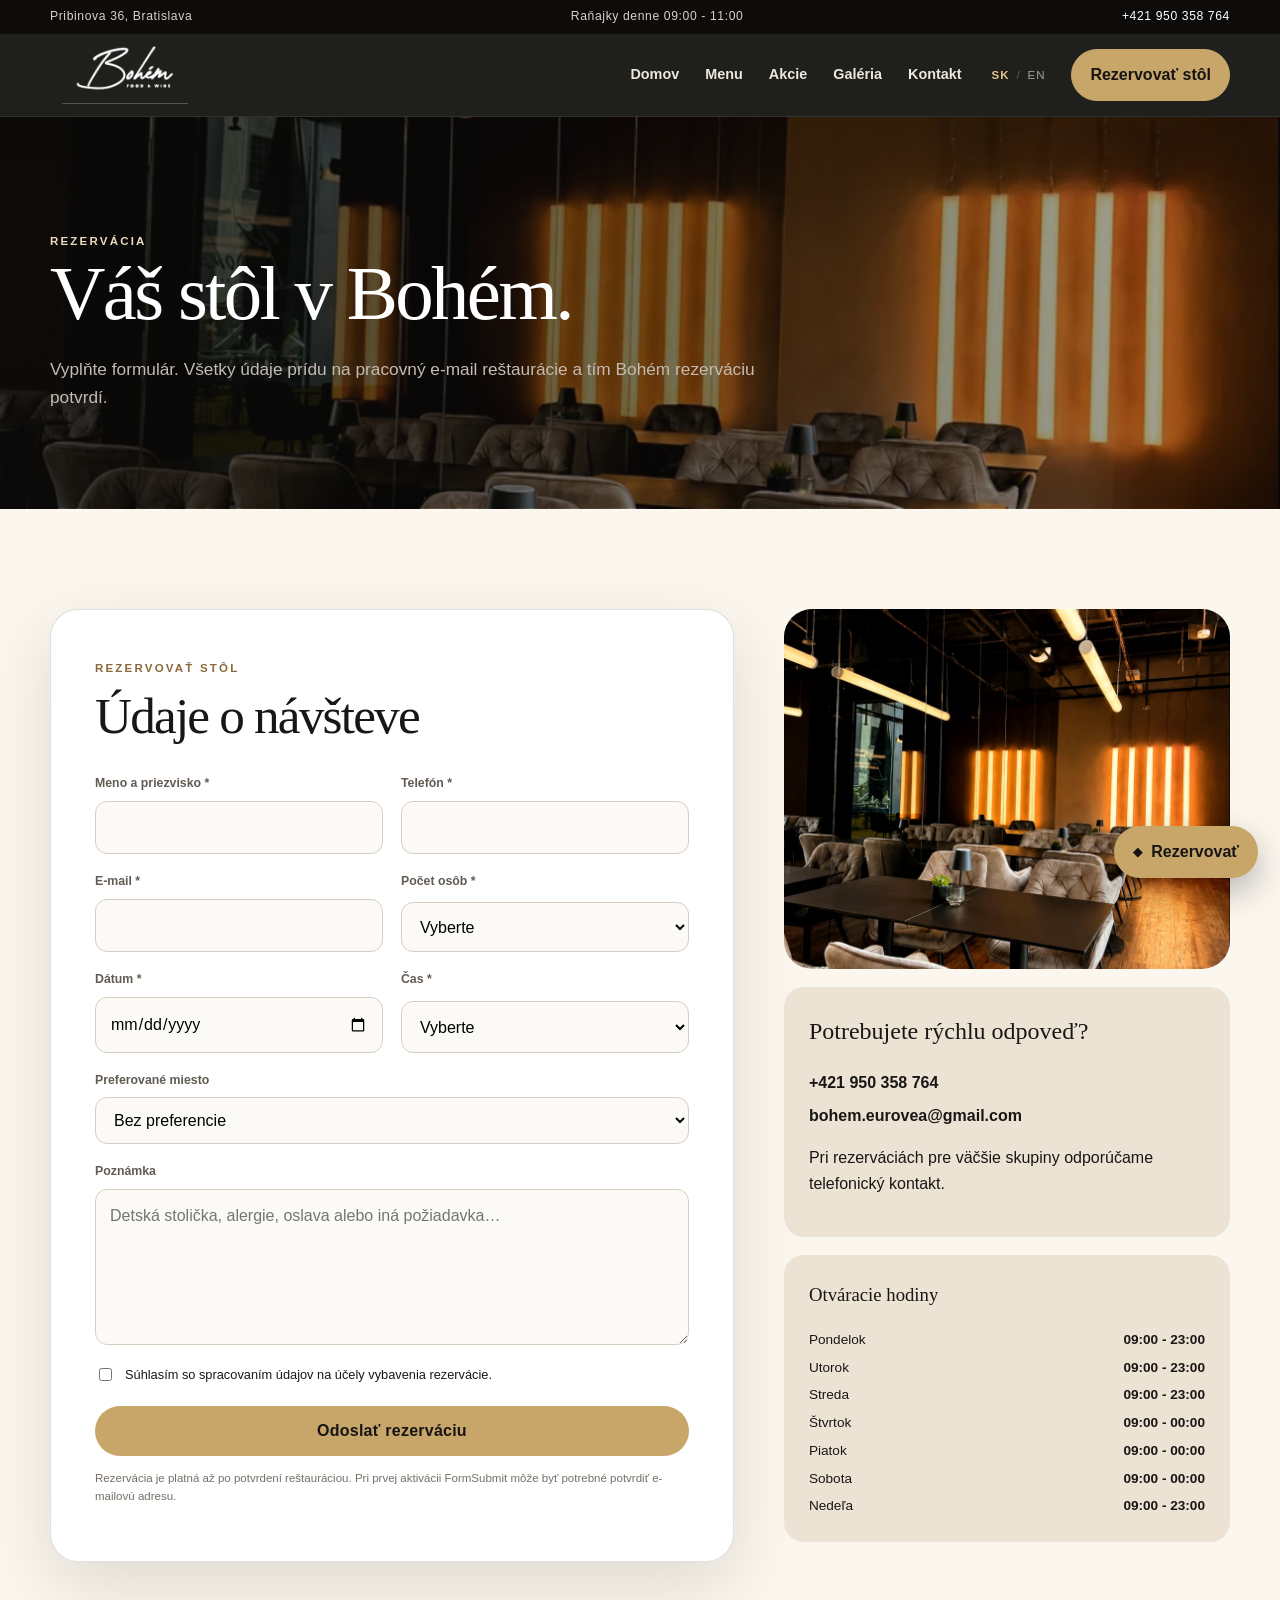
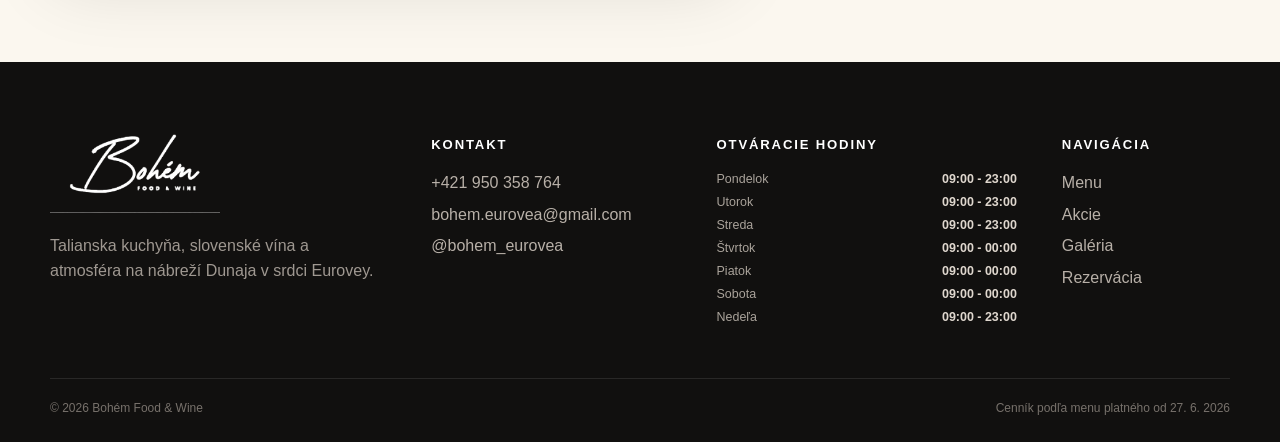
<file: rezervacia.html>
<!DOCTYPE html>

<html lang="sk"><head>
<meta charset="utf-8"/><meta content="width=device-width,initial-scale=1,viewport-fit=cover" name="viewport"/>
<title>Rezervácia stola | Bohém Food &amp; Wine</title><meta content="Rezervujte si stôl v Bohém Food &amp; Wine v Bratislave." name="description"/>
<meta content="#171614" name="theme-color"/><link href="favicon.svg" rel="icon" type="image/svg+xml"/>
<link href="assets/css/style.css" rel="stylesheet"/>
<script type="application/ld+json">{"@context": "https://schema.org", "@type": "Restaurant", "name": "Bohém Food & Wine", "image": "assets/img/hero-terrace-final.webp", "url": "", "telephone": "+421950358764", "email": "bohem.eurovea@gmail.com", "servesCuisine": ["Italian", "European", "Slovak"], "priceRange": "€€", "address": {"@type": "PostalAddress", "streetAddress": "Pribinova 36", "addressLocality": "Bratislava", "postalCode": "811 09", "addressCountry": "SK"}, "openingHoursSpecification": [{"@type": "OpeningHoursSpecification", "dayOfWeek": ["Monday", "Tuesday", "Wednesday", "Sunday"], "opens": "09:00", "closes": "23:00"}, {"@type": "OpeningHoursSpecification", "dayOfWeek": ["Thursday", "Friday", "Saturday"], "opens": "09:00", "closes": "00:00"}], "acceptsReservations": true, "sameAs": ["https://www.instagram.com/bohem_eurovea/"]}</script>
</head><body data-page="rezervacia">
<a class="skip-link" href="#main">Preskočiť na obsah</a>
<div class="topbar"><div class="container topbar-inner"><span>Pribinova 36, Bratislava</span><span class="topbar-hide">Raňajky denne 09:00 - 11:00</span><a href="tel:+421950358764">+421 950 358 764</a></div></div>
<header class="site-header"><div class="container header-inner">
<a aria-label="Bohém Food &amp; Wine - domov" class="brand" href="index.html"><img alt="Bohém Food &amp; Wine" src="assets/img/logo-white.png"/></a>
<button aria-controls="site-nav" aria-expanded="false" class="nav-toggle" type="button"><span></span><span></span><span></span><span class="sr-only">Otvoriť menu</span></button>
<nav aria-label="Hlavná navigácia" class="site-nav" id="site-nav"><a class="nav-link" data-page="home" href="index.html">Domov</a><a class="nav-link" data-page="menu" href="menu.html">Menu</a><a class="nav-link" data-page="akcie" href="akcie.html">Akcie</a><a class="nav-link" data-page="galeria" href="galeria.html">Galéria</a><a class="nav-link" data-page="kontakt" href="kontakt.html">Kontakt</a><span aria-label="Jazyk" class="lang-switch"><strong>SK</strong><span aria-hidden="true">/</span><a href="en/rezervacia.html" lang="en">EN</a></span><a aria-current="page" class="nav-cta" data-page="rezervacia" href="rezervacia.html">Rezervovať stôl</a></nav>
</div></header>
<main id="main">
<section class="page-hero reservation-hero"><div class="container"><span class="kicker light">Rezervácia</span><h1>Váš stôl v Bohém.</h1><p>Vyplňte formulár. Všetky údaje prídu na pracovný e-mail reštaurácie a tím Bohém rezerváciu potvrdí.</p></div></section>
<section class="section"><div class="container reservation-layout"><form action="https://formsubmit.co/bohem.eurovea@gmail.com" class="reservation-form" method="POST">
<input name="_subject" type="hidden" value="Nová rezervácia z webu Bohém Food &amp; Wine"/><input name="_template" type="hidden" value="table"/><input name="_captcha" type="hidden" value="false"/><input autocomplete="off" class="honey" name="_honey" tabindex="-1" type="text"/>
<div class="form-heading"><span class="kicker">Rezervovať stôl</span><h2>Údaje o návšteve</h2></div><div class="form-grid">
<label><span>Meno a priezvisko *</span><input autocomplete="name" name="Meno a priezvisko" required=""/></label>
<label><span>Telefón *</span><input autocomplete="tel" name="Telefón" required="" type="tel"/></label>
<label><span>E-mail *</span><input autocomplete="email" name="E-mail hosťa" required="" type="email"/></label>
<label><span>Počet osôb *</span><select name="Počet osôb" required=""><option value="">Vyberte</option><option>1</option><option>2</option><option>3</option><option>4</option><option>5</option><option>6</option><option>7</option><option>8</option><option>9</option><option>10</option><option>11</option><option>12</option></select></label>
<label><span>Dátum *</span><input name="Dátum" required="" type="date"/></label>
<label><span>Čas *</span><select name="Čas" required=""><option value="">Vyberte</option><option>09:00</option><option>09:30</option><option>10:00</option><option>10:30</option><option>11:00</option><option>11:30</option><option>12:00</option><option>12:30</option><option>13:00</option><option>13:30</option><option>14:00</option><option>14:30</option><option>15:00</option><option>15:30</option><option>16:00</option><option>16:30</option><option>17:00</option><option>17:30</option><option>18:00</option><option>18:30</option><option>19:00</option><option>19:30</option><option>20:00</option><option>20:30</option><option>21:00</option><option>21:30</option><option>22:00</option><option>22:30</option><option>23:00</option><option>23:30</option></select></label>
<label class="full"><span>Preferované miesto</span><select name="Preferované miesto"><option>Bez preferencie</option><option>Terasa</option><option>Interiér</option></select></label>
<label class="full"><span>Poznámka</span><textarea name="Poznámka" placeholder="Detská stolička, alergie, oslava alebo iná požiadavka…" rows="5"></textarea></label></div>
<label class="consent"><input required="" type="checkbox"/><span>Súhlasím so spracovaním údajov na účely vybavenia rezervácie.</span></label><button class="btn btn-gold full-btn" type="submit">Odoslať rezerváciu</button><p class="form-note">Rezervácia je platná až po potvrdení reštauráciou. Pri prvej aktivácii FormSubmit môže byť potrebné potvrdiť e-mailovú adresu.</p></form>
<aside class="reservation-aside"><img alt="Interiér Bohém Food &amp; Wine" loading="lazy" src="assets/img/interior-window-final.webp"/><div class="aside-card"><h2>Potrebujete rýchlu odpoveď?</h2><a href="tel:+421950358764">+421 950 358 764</a><a href="mailto:bohem.eurovea@gmail.com">bohem.eurovea@gmail.com</a><p>Pri rezerváciách pre väčšie skupiny odporúčame telefonický kontakt.</p></div><div class="aside-card"><h3>Otváracie hodiny</h3><div class="hours-table"><span>Pondelok</span><b>09:00 - 23:00</b><span>Utorok</span><b>09:00 - 23:00</b><span>Streda</span><b>09:00 - 23:00</b><span>Štvrtok</span><b>09:00 - 00:00</b><span>Piatok</span><b>09:00 - 00:00</b><span>Sobota</span><b>09:00 - 00:00</b><span>Nedeľa</span><b>09:00 - 23:00</b></div></div></aside></div></section>
</main>
<a aria-label="Rezervovať stôl" class="floating-book" href="rezervacia.html"><span class="floating-icon">◆</span><span>Rezervovať</span></a>
<div class="mobile-actions"><a href="tel:+421950358764">Zavolať</a><a class="mobile-book" href="rezervacia.html">Rezervovať</a></div><footer class="site-footer"><div class="container footer-grid">
<div class="footer-brand"><img alt="Bohém Food &amp; Wine" src="assets/img/logo-white.png"/><p>Talianska kuchyňa, slovenské vína a atmosféra na nábreží Dunaja v srdci Eurovey.</p></div>
<div><h3>Kontakt</h3><a href="tel:+421950358764">+421 950 358 764</a><a href="mailto:bohem.eurovea@gmail.com">bohem.eurovea@gmail.com</a><a href="https://www.instagram.com/bohem_eurovea/" rel="noopener" target="_blank">@bohem_eurovea</a></div>
<div><h3>Otváracie hodiny</h3><div class="hours-mini"><span>Pondelok</span><b>09:00 - 23:00</b><span>Utorok</span><b>09:00 - 23:00</b><span>Streda</span><b>09:00 - 23:00</b><span>Štvrtok</span><b>09:00 - 00:00</b><span>Piatok</span><b>09:00 - 00:00</b><span>Sobota</span><b>09:00 - 00:00</b><span>Nedeľa</span><b>09:00 - 23:00</b></div></div>
<div><h3>Navigácia</h3><a href="menu.html">Menu</a><a href="akcie.html">Akcie</a><a href="galeria.html">Galéria</a><a href="rezervacia.html">Rezervácia</a></div>
</div><div class="container footer-bottom"><span>© <span data-year=""></span> Bohém Food &amp; Wine</span><span>Cenník podľa menu platného od 27. 6. 2026</span></div></footer>
<script src="assets/js/site.js"></script></body></html>
</file>
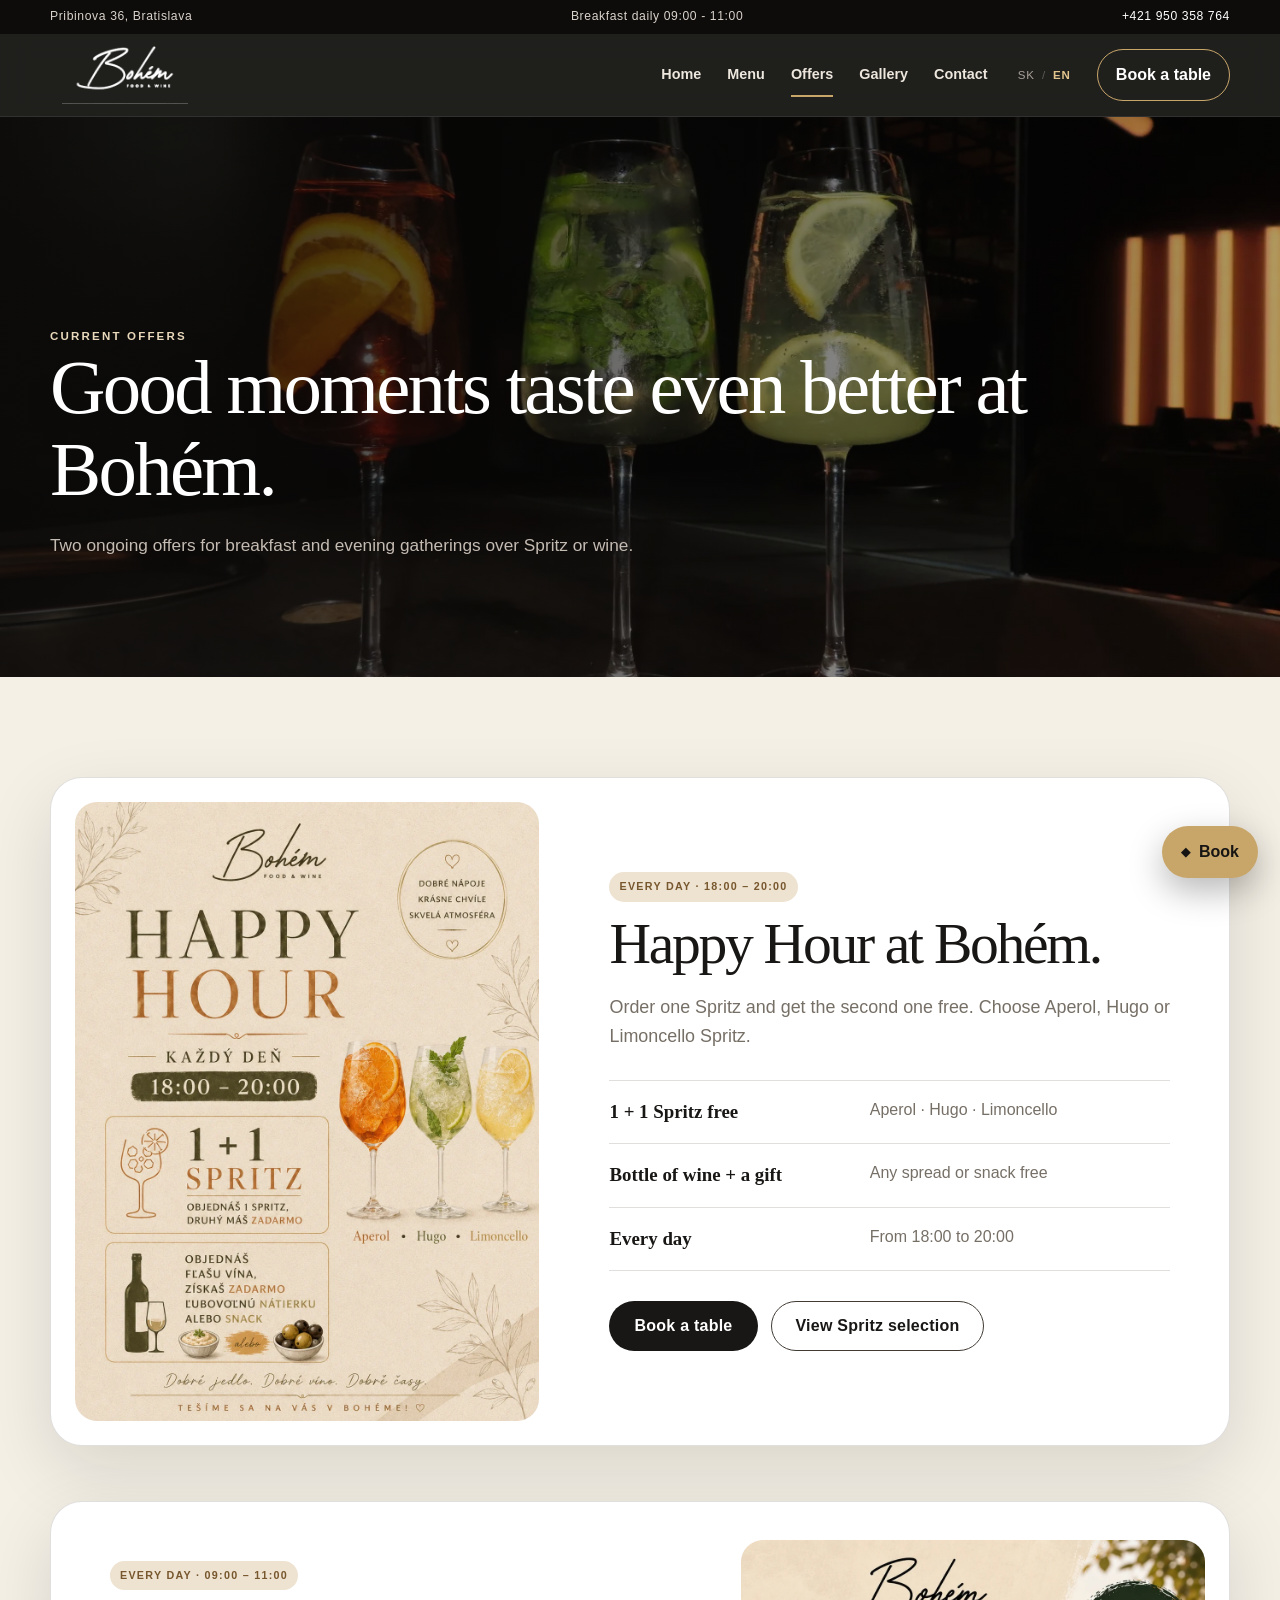
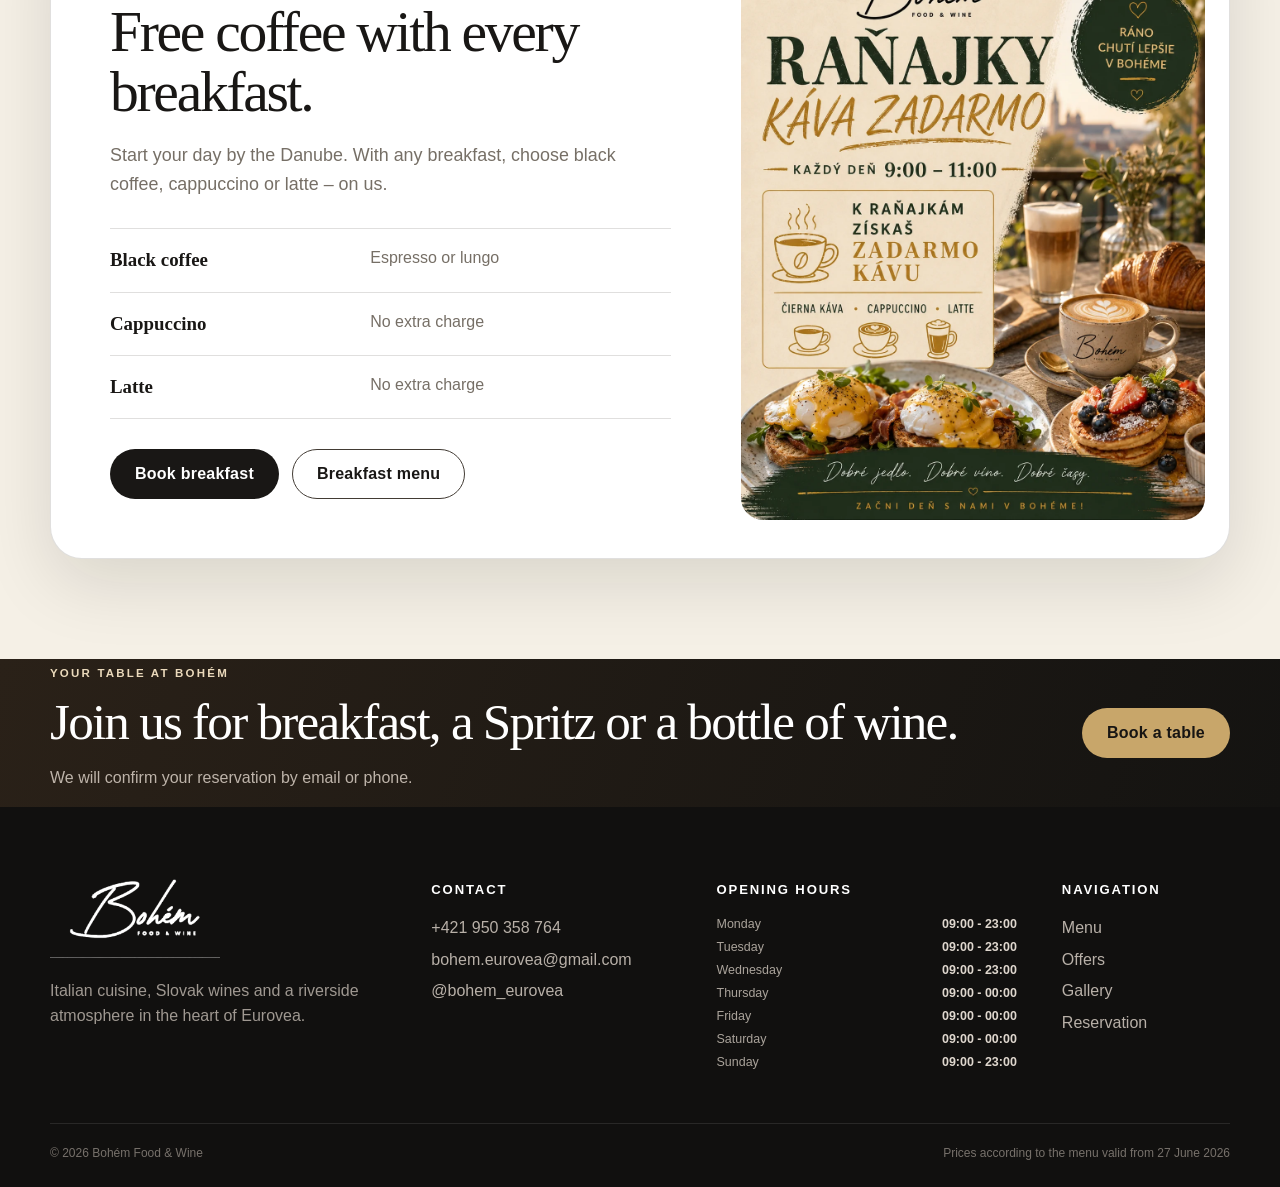
<file: en/akcie.html>
<!DOCTYPE html>

<html lang="en"><head>
<meta charset="utf-8"/><meta content="width=device-width,initial-scale=1,viewport-fit=cover" name="viewport"/>
<title>Offers | Bohém Food &amp; Wine</title><meta content="Happy Hour and free coffee with breakfast at Bohém Food &amp; Wine." name="description"/>
<meta content="#171614" name="theme-color"/><link href="../favicon.svg" rel="icon" type="image/svg+xml"/>
<link href="../assets/css/style.css" rel="stylesheet"/>
<script type="application/ld+json">{"@context": "https://schema.org", "@type": "Restaurant", "name": "Bohém Food & Wine", "image": "../assets/img/hero-terrace-final.webp", "url": "", "telephone": "+421950358764", "email": "bohem.eurovea@gmail.com", "servesCuisine": ["Italian", "European", "Slovak"], "priceRange": "€€", "address": {"@type": "PostalAddress", "streetAddress": "Pribinova 36", "addressLocality": "Bratislava", "postalCode": "811 09", "addressCountry": "SK"}, "openingHoursSpecification": [{"@type": "OpeningHoursSpecification", "dayOfWeek": ["Monday", "Tuesday", "Wednesday", "Sunday"], "opens": "09:00", "closes": "23:00"}, {"@type": "OpeningHoursSpecification", "dayOfWeek": ["Thursday", "Friday", "Saturday"], "opens": "09:00", "closes": "00:00"}], "acceptsReservations": true, "sameAs": ["https://www.instagram.com/bohem_eurovea/"]}</script>
</head><body data-page="akcie">
<a class="skip-link" href="#main">Skip to content</a>
<div class="topbar"><div class="container topbar-inner"><span>Pribinova 36, Bratislava</span><span class="topbar-hide">Breakfast daily 09:00 - 11:00</span><a href="tel:+421950358764">+421 950 358 764</a></div></div>
<header class="site-header"><div class="container header-inner">
<a aria-label="Bohém Food &amp; Wine – home" class="brand" href="index.html"><img alt="Bohém Food &amp; Wine" src="../assets/img/logo-white.png"/></a>
<button aria-controls="site-nav" aria-expanded="false" class="nav-toggle" type="button"><span></span><span></span><span></span><span class="sr-only">Open menu</span></button>
<nav aria-label="Main navigation" class="site-nav" id="site-nav"><a class="nav-link" data-page="home" href="index.html">Home</a><a class="nav-link" data-page="menu" href="menu.html">Menu</a><a aria-current="page" class="nav-link" data-page="akcie" href="akcie.html">Offers</a><a class="nav-link" data-page="galeria" href="galeria.html">Gallery</a><a class="nav-link" data-page="kontakt" href="kontakt.html">Contact</a><span aria-label="Language" class="lang-switch"><a href="../akcie.html" lang="sk">SK</a><span aria-hidden="true">/</span><strong>EN</strong></span><a class="nav-cta" data-page="rezervacia" href="rezervacia.html">Book a table</a></nav>
</div></header>
<main id="main">
<section class="page-hero action-hero"><div class="hero-media"><img alt="Aperol, Hugo a Limoncello Spritz v Bohém" src="../assets/img/spritz-trio-wide.webp"/></div><div class="hero-shade"></div><div class="container"><span class="kicker light">Current offers</span><h1>Good moments taste even better at Bohém.</h1><p>Two ongoing offers for breakfast and evening gatherings over Spritz or wine.</p></div></section>
<section class="section offers-page"><div class="container offers-stack">
<article class="offer-feature" id="happy-hour"><div class="offer-poster"><img alt="Happy Hour v Bohém: Spritz 1 + 1 zdarma a snack k fľaši vína" loading="lazy" src="../assets/img/happy-hour-poster.webp"/></div><div class="offer-detail"><span class="promo-label">Every day · 18:00 – 20:00</span><h2>Happy Hour at Bohém.</h2><p class="offer-lead">Order one Spritz and get the second one free. Choose Aperol, Hugo or Limoncello Spritz.</p><ul class="offer-points"><li><b>1 + 1 Spritz free</b><span>Aperol · Hugo · Limoncello</span></li><li><b>Bottle of wine + a gift</b><span>Any spread or snack free</span></li><li><b>Every day</b><span>From 18:00 to 20:00</span></li></ul><div class="hero-actions"><a class="btn btn-dark" href="rezervacia.html">Book a table</a><a class="btn btn-outline" href="menu.html#koktaily">View Spritz selection</a></div></div></article>
<article class="offer-feature reverse" id="breakfast-coffee"><div class="offer-poster"><img alt="Raňajky s kávou zdarma v Bohém" loading="lazy" src="../assets/img/breakfast-coffee-poster.webp"/></div><div class="offer-detail"><span class="promo-label">Every day · 09:00 – 11:00</span><h2>Free coffee with every breakfast.</h2><p class="offer-lead">Start your day by the Danube. With any breakfast, choose black coffee, cappuccino or latte – on us.</p><ul class="offer-points"><li><b>Black coffee</b><span>Espresso or lungo</span></li><li><b>Cappuccino</b><span>No extra charge</span></li><li><b>Latte</b><span>No extra charge</span></li></ul><div class="hero-actions"><a class="btn btn-dark" href="rezervacia.html">Book breakfast</a><a class="btn btn-outline" href="menu.html#ranajky">Breakfast menu</a></div></div></article>
</div></section>
<section class="reservation-band"><div class="container reservation-band-inner"><div><span class="kicker light">Your table at Bohém</span><h2>Join us for breakfast, a Spritz or a bottle of wine.</h2><p>We will confirm your reservation by email or phone.</p></div><a class="btn btn-gold" href="rezervacia.html">Book a table</a></div></section>
</main>
<a aria-label="Book a table" class="floating-book" href="rezervacia.html"><span class="floating-icon">◆</span><span>Book</span></a>
<div class="mobile-actions"><a href="tel:+421950358764">Call</a><a class="mobile-book" href="rezervacia.html">Book a table</a></div><footer class="site-footer"><div class="container footer-grid">
<div class="footer-brand"><img alt="Bohém Food &amp; Wine" src="../assets/img/logo-white.png"/><p>Italian cuisine, Slovak wines and a riverside atmosphere in the heart of Eurovea.</p></div>
<div><h3>Contact</h3><a href="tel:+421950358764">+421 950 358 764</a><a href="mailto:bohem.eurovea@gmail.com">bohem.eurovea@gmail.com</a><a href="https://www.instagram.com/bohem_eurovea/" rel="noopener" target="_blank">@bohem_eurovea</a></div>
<div><h3>Opening hours</h3><div class="hours-mini"><span>Monday</span><b>09:00 - 23:00</b><span>Tuesday</span><b>09:00 - 23:00</b><span>Wednesday</span><b>09:00 - 23:00</b><span>Thursday</span><b>09:00 - 00:00</b><span>Friday</span><b>09:00 - 00:00</b><span>Saturday</span><b>09:00 - 00:00</b><span>Sunday</span><b>09:00 - 23:00</b></div></div>
<div><h3>Navigation</h3><a href="menu.html">Menu</a><a href="akcie.html">Offers</a><a href="galeria.html">Gallery</a><a href="rezervacia.html">Reservation</a></div>
</div><div class="container footer-bottom"><span>© <span data-year=""></span> Bohém Food &amp; Wine</span><span>Prices according to the menu valid from 27 June 2026</span></div></footer>
<script src="../assets/js/site.js"></script></body></html>
</file>
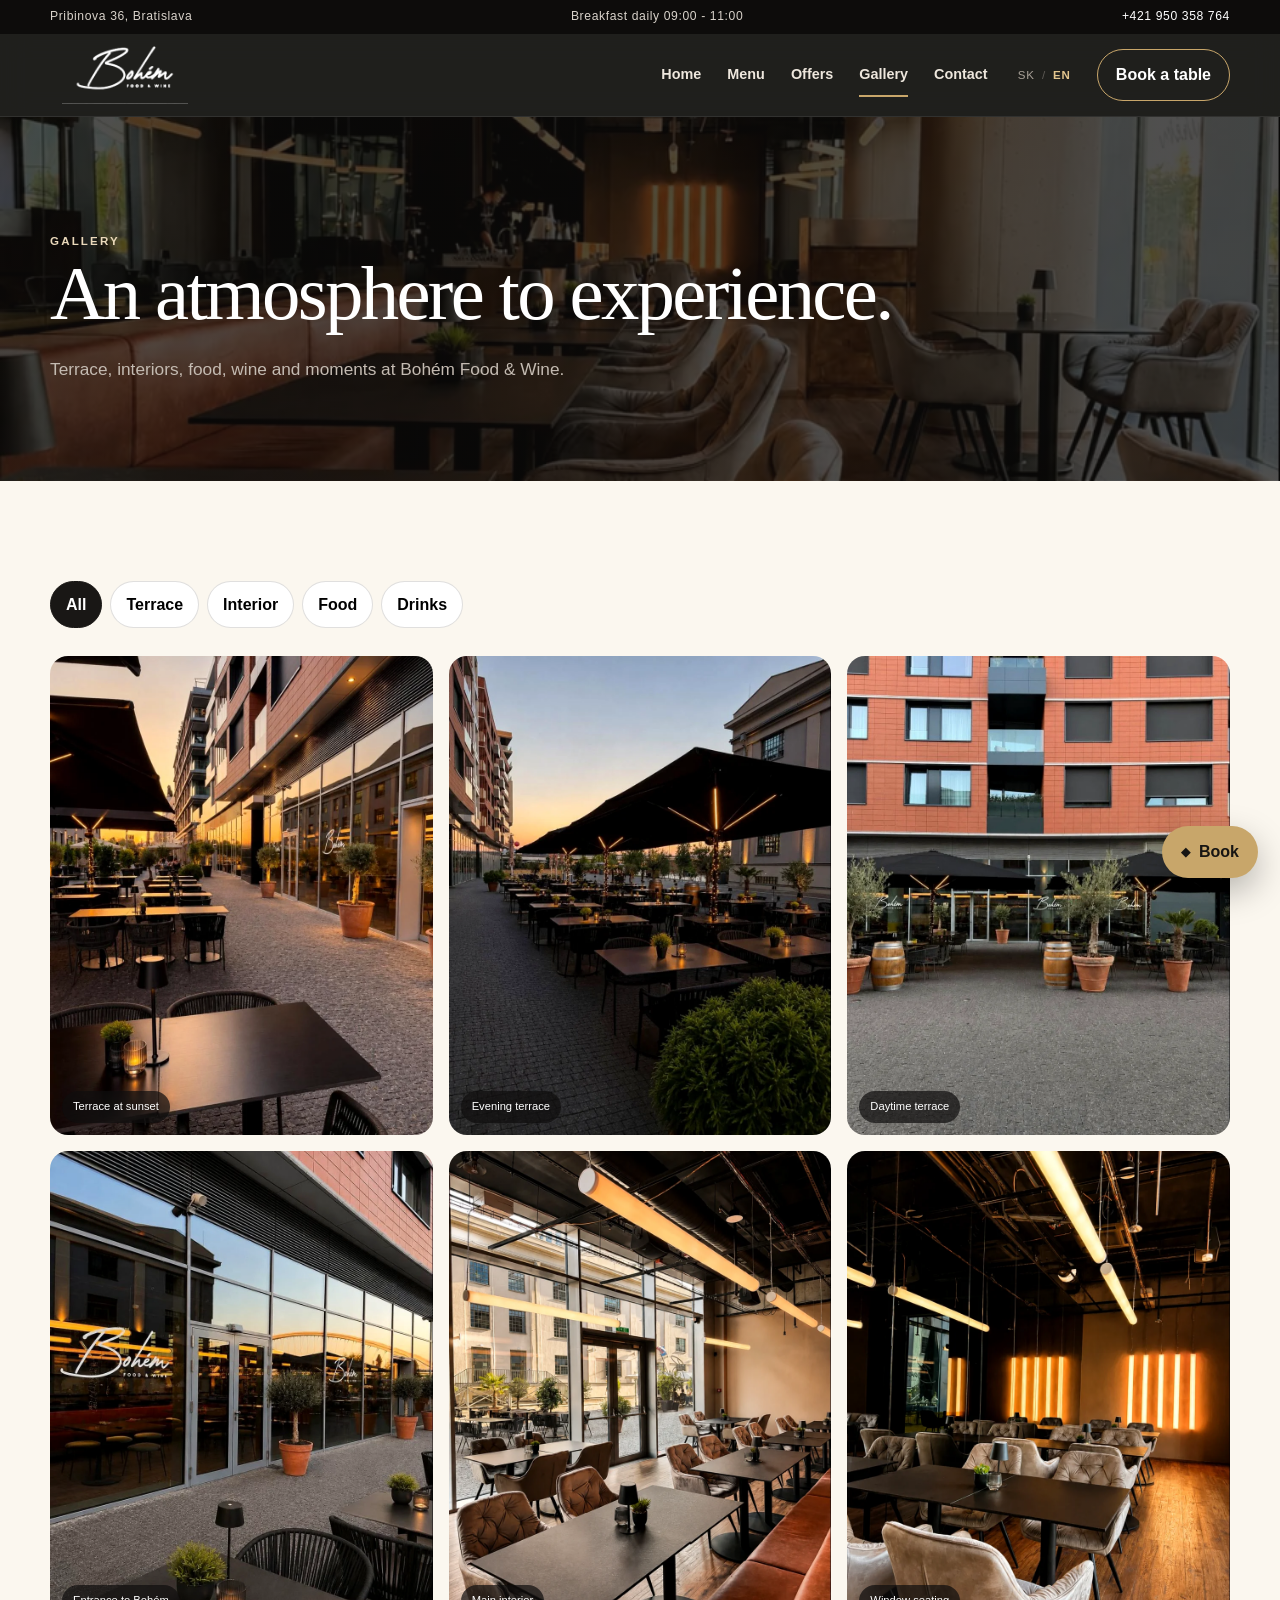
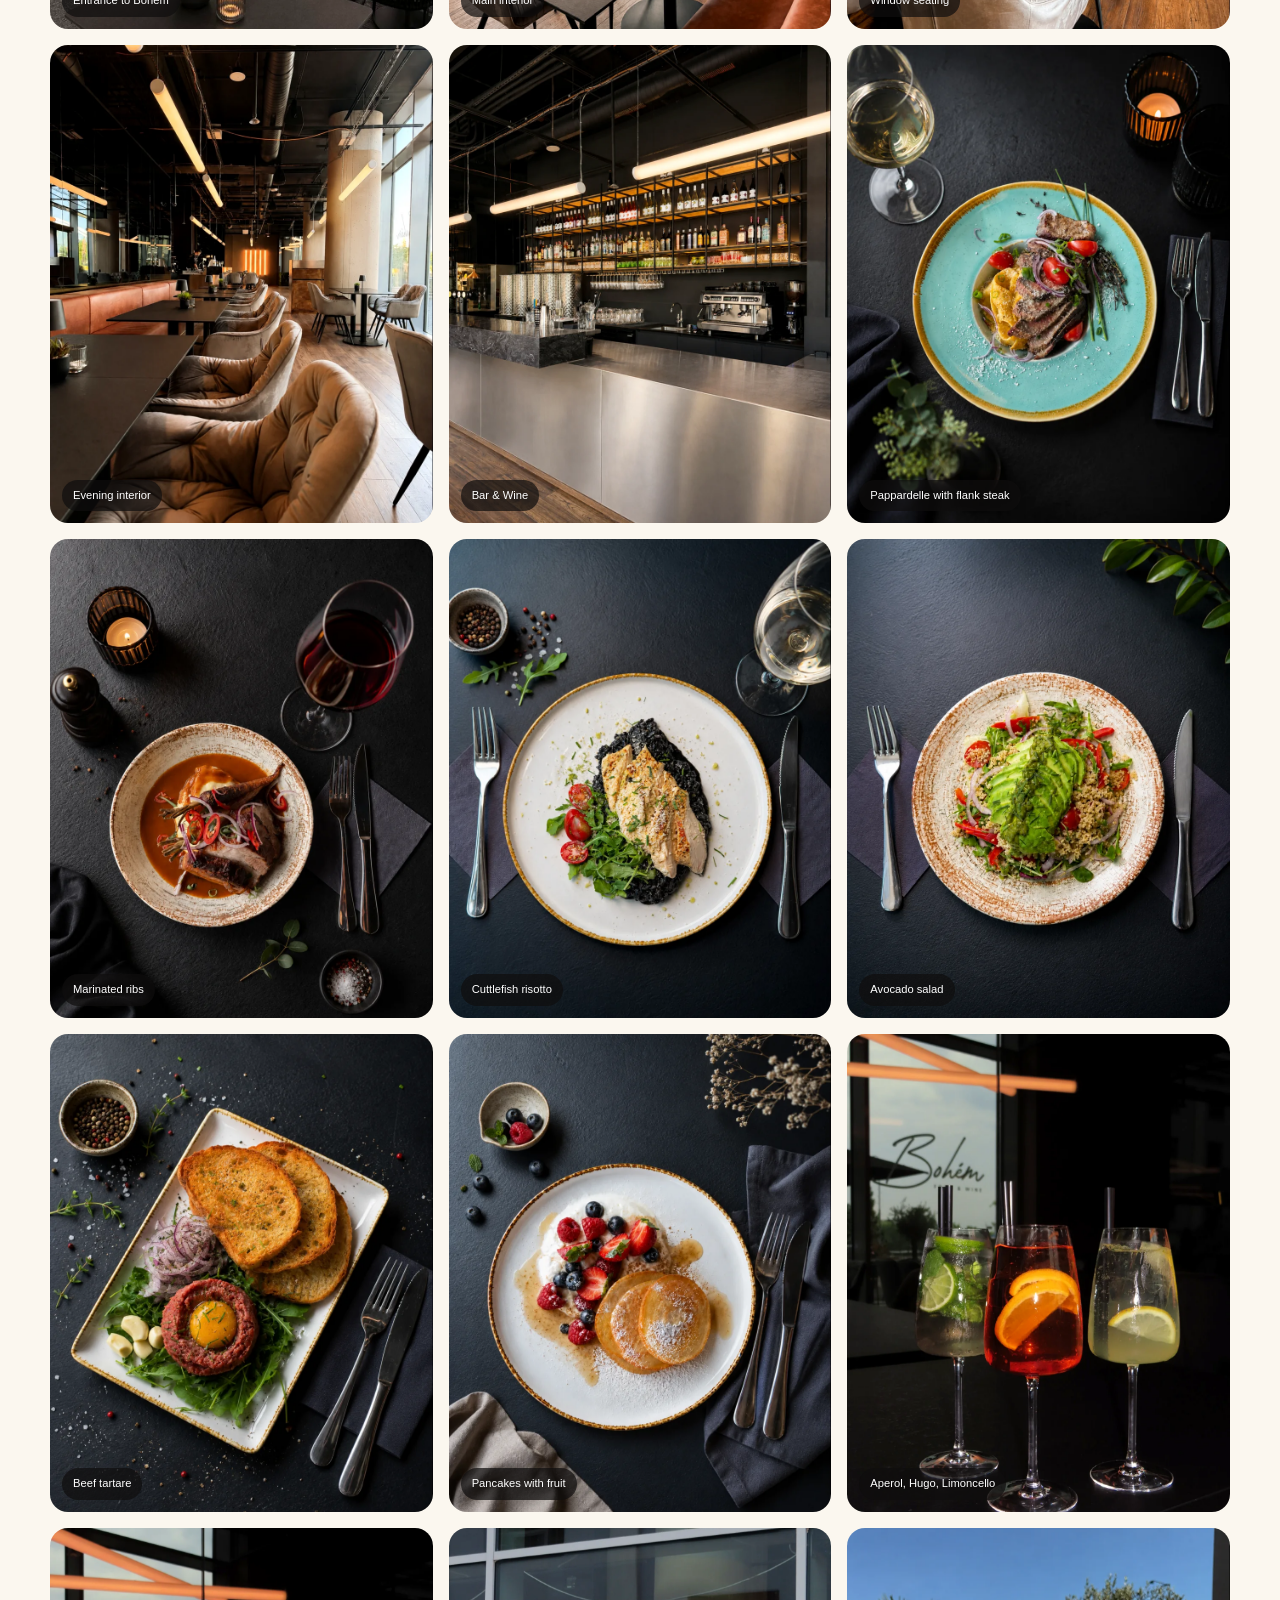
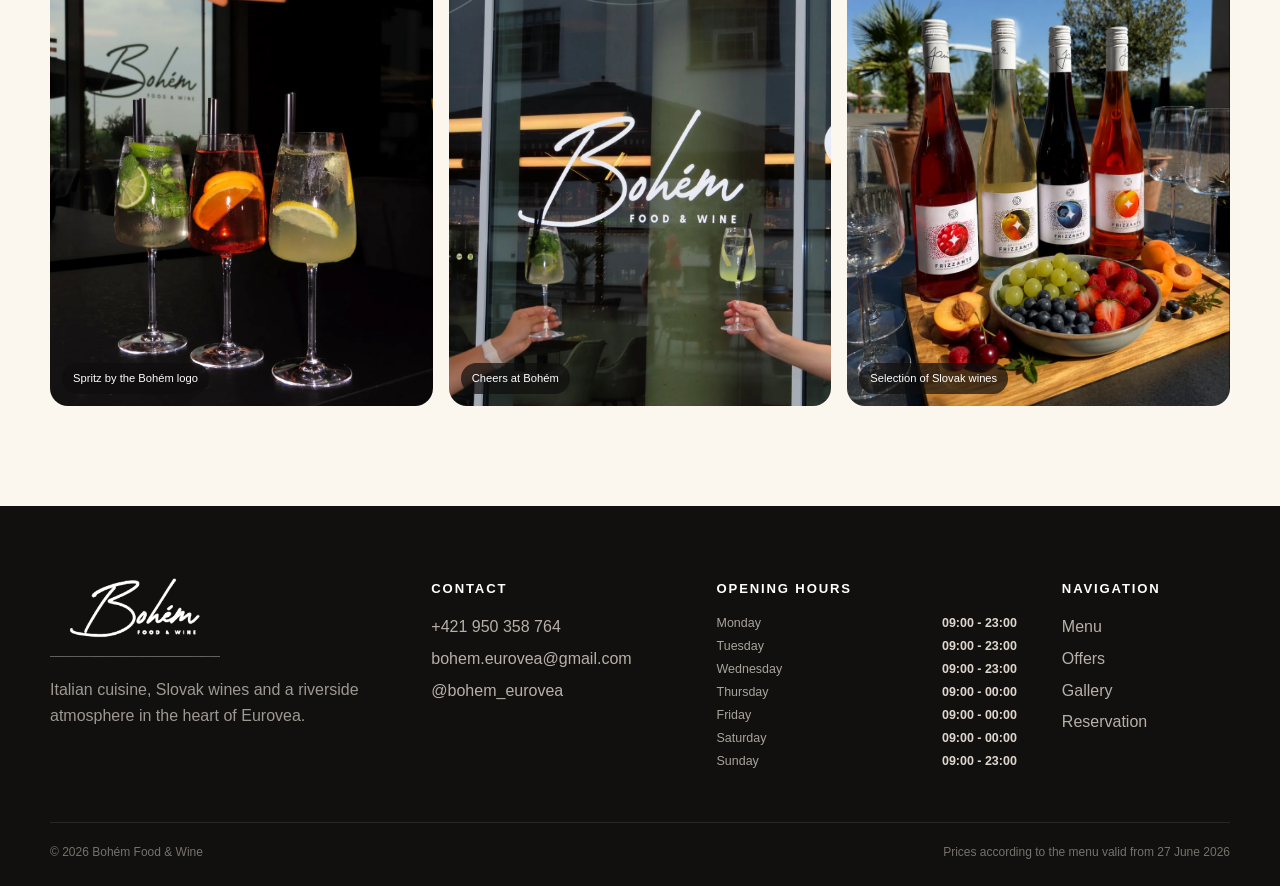
<file: en/galeria.html>
<!DOCTYPE html>

<html lang="en"><head>
<meta charset="utf-8"/><meta content="width=device-width,initial-scale=1,viewport-fit=cover" name="viewport"/>
<title>Gallery | Bohém Food &amp; Wine</title><meta content="Photos of the terrace, interiors, food, wine and Spritz at Bohém Food &amp; Wine." name="description"/>
<meta content="#171614" name="theme-color"/><link href="../favicon.svg" rel="icon" type="image/svg+xml"/>
<link href="../assets/css/style.css" rel="stylesheet"/>
<script type="application/ld+json">{"@context": "https://schema.org", "@type": "Restaurant", "name": "Bohém Food & Wine", "image": "../assets/img/hero-terrace-final.webp", "url": "", "telephone": "+421950358764", "email": "bohem.eurovea@gmail.com", "servesCuisine": ["Italian", "European", "Slovak"], "priceRange": "€€", "address": {"@type": "PostalAddress", "streetAddress": "Pribinova 36", "addressLocality": "Bratislava", "postalCode": "811 09", "addressCountry": "SK"}, "openingHoursSpecification": [{"@type": "OpeningHoursSpecification", "dayOfWeek": ["Monday", "Tuesday", "Wednesday", "Sunday"], "opens": "09:00", "closes": "23:00"}, {"@type": "OpeningHoursSpecification", "dayOfWeek": ["Thursday", "Friday", "Saturday"], "opens": "09:00", "closes": "00:00"}], "acceptsReservations": true, "sameAs": ["https://www.instagram.com/bohem_eurovea/"]}</script>
</head><body data-page="galeria">
<a class="skip-link" href="#main">Skip to content</a>
<div class="topbar"><div class="container topbar-inner"><span>Pribinova 36, Bratislava</span><span class="topbar-hide">Breakfast daily 09:00 - 11:00</span><a href="tel:+421950358764">+421 950 358 764</a></div></div>
<header class="site-header"><div class="container header-inner">
<a aria-label="Bohém Food &amp; Wine – home" class="brand" href="index.html"><img alt="Bohém Food &amp; Wine" src="../assets/img/logo-white.png"/></a>
<button aria-controls="site-nav" aria-expanded="false" class="nav-toggle" type="button"><span></span><span></span><span></span><span class="sr-only">Open menu</span></button>
<nav aria-label="Main navigation" class="site-nav" id="site-nav"><a class="nav-link" data-page="home" href="index.html">Home</a><a class="nav-link" data-page="menu" href="menu.html">Menu</a><a class="nav-link" data-page="akcie" href="akcie.html">Offers</a><a aria-current="page" class="nav-link" data-page="galeria" href="galeria.html">Gallery</a><a class="nav-link" data-page="kontakt" href="kontakt.html">Contact</a><span aria-label="Language" class="lang-switch"><a href="../galeria.html" lang="sk">SK</a><span aria-hidden="true">/</span><strong>EN</strong></span><a class="nav-cta" data-page="rezervacia" href="rezervacia.html">Book a table</a></nav>
</div></header>
<main id="main">
<section class="page-hero gallery-hero"><div class="container"><span class="kicker light">Gallery</span><h1>An atmosphere to experience.</h1><p>Terrace, interiors, food, wine and moments at Bohém Food &amp; Wine.</p></div></section>
<section class="section"><div class="container"><div class="gallery-filters"><button class="active" data-gallery="all">All</button><button data-gallery="terrace">Terrace</button><button data-gallery="interior">Interior</button><button data-gallery="food">Food</button><button data-gallery="drinks">Drinks</button></div><div class="gallery-grid"><button class="gallery-card" data-full="assets/img/hero-terrace-final.webp" data-gallery-item="terrace"><img alt="Terasa pri západe slnka" loading="lazy" src="../assets/img/hero-terrace-final.webp" style="object-position:center 62%"/><span>Terrace at sunset</span></button><button class="gallery-card" data-full="assets/img/terrace-evening-final.webp" data-gallery-item="terrace"><img alt="Večerná terasa" loading="lazy" src="../assets/img/terrace-evening-final.webp" style="object-position:center 62%"/><span>Evening terrace</span></button><button class="gallery-card" data-full="assets/img/terrace-day-final.webp" data-gallery-item="terrace"><img alt="Denná terasa" loading="lazy" src="../assets/img/terrace-day-final.webp" style="object-position:center 56%"/><span>Daytime terrace</span></button><button class="gallery-card" data-full="assets/img/entrance-final.webp" data-gallery-item="terrace"><img alt="Vstup do Bohém" loading="lazy" src="../assets/img/entrance-final.webp" style="object-position:center 58%"/><span>Entrance to Bohém</span></button><button class="gallery-card" data-full="assets/img/interior-final.webp" data-gallery-item="interior"><img alt="Hlavný interiér" loading="lazy" src="../assets/img/interior-final.webp" style="object-position:center"/><span>Main interior</span></button><button class="gallery-card" data-full="assets/img/interior-window-final.webp" data-gallery-item="interior"><img alt="Sedenie pri oknách" loading="lazy" src="../assets/img/interior-window-final.webp" style="object-position:center"/><span>Window seating</span></button><button class="gallery-card" data-full="assets/img/interior-warm-final.webp" data-gallery-item="interior"><img alt="Večerný interiér" loading="lazy" src="../assets/img/interior-warm-final.webp" style="object-position:center"/><span>Evening interior</span></button><button class="gallery-card" data-full="assets/img/bar-final.webp" data-gallery-item="interior"><img alt="Bar &amp; Wine" loading="lazy" src="../assets/img/bar-final.webp" style="object-position:center 45%"/><span>Bar &amp; Wine</span></button><button class="gallery-card" data-full="assets/img/dish-steak-pasta.webp" data-gallery-item="food"><img alt="Pappardelle s flank steakom" loading="lazy" src="../assets/img/dish-steak-pasta.webp" style="object-position:center center"/><span>Pappardelle with flank steak</span></button><button class="gallery-card" data-full="assets/img/dish-ribs.webp" data-gallery-item="food"><img alt="Marinované rebierka" loading="lazy" src="../assets/img/dish-ribs.webp" style="object-position:center center"/><span>Marinated ribs</span></button><button class="gallery-card" data-full="assets/img/dish-black-risotto.webp" data-gallery-item="food"><img alt="Sépiové rizoto" loading="lazy" src="../assets/img/dish-black-risotto.webp" style="object-position:center center"/><span>Cuttlefish risotto</span></button><button class="gallery-card" data-full="assets/img/dish-avocado-salad.webp" data-gallery-item="food"><img alt="Šalát s avokádom" loading="lazy" src="../assets/img/dish-avocado-salad.webp" style="object-position:center center"/><span>Avocado salad</span></button><button class="gallery-card" data-full="assets/img/dish-tartare.webp" data-gallery-item="food"><img alt="Hovädzí tatarák" loading="lazy" src="../assets/img/dish-tartare.webp" style="object-position:center center"/><span>Beef tartare</span></button><button class="gallery-card" data-full="assets/img/breakfast-pancakes.webp" data-gallery-item="food"><img alt="Lievance s ovocím" loading="lazy" src="../assets/img/breakfast-pancakes.webp" style="object-position:center"/><span>Pancakes with fruit</span></button><button class="gallery-card" data-full="assets/img/spritz-trio.webp" data-gallery-item="drinks"><img alt="Aperol, Hugo, Limoncello" loading="lazy" src="../assets/img/spritz-trio.webp" style="object-position:center"/><span>Aperol, Hugo, Limoncello</span></button><button class="gallery-card" data-full="assets/img/spritz-logo.webp" data-gallery-item="drinks"><img alt="Spritz pri logu Bohém" loading="lazy" src="../assets/img/spritz-logo.webp" style="object-position:center"/><span>Spritz by the Bohém logo</span></button><button class="gallery-card" data-full="assets/img/spritz-cheers.webp" data-gallery-item="drinks"><img alt="Cheers at Bohém" loading="lazy" src="../assets/img/spritz-cheers.webp" style="object-position:center 62%"/><span>Cheers at Bohém</span></button><button class="gallery-card" data-full="assets/img/wine-final.webp" data-gallery-item="drinks"><img alt="Výber slovenských vín" loading="lazy" src="../assets/img/wine-final.webp" style="object-position:center"/><span>Selection of Slovak wines</span></button></div></div></section>
<div class="lightbox" hidden="" id="lightbox"><button aria-label="Zavrieť" class="lightbox-close">×</button><img alt="Zväčšená fotografia"/><p></p></div>
</main>
<a aria-label="Book a table" class="floating-book" href="rezervacia.html"><span class="floating-icon">◆</span><span>Book</span></a>
<div class="mobile-actions"><a href="tel:+421950358764">Call</a><a class="mobile-book" href="rezervacia.html">Book a table</a></div><footer class="site-footer"><div class="container footer-grid">
<div class="footer-brand"><img alt="Bohém Food &amp; Wine" src="../assets/img/logo-white.png"/><p>Italian cuisine, Slovak wines and a riverside atmosphere in the heart of Eurovea.</p></div>
<div><h3>Contact</h3><a href="tel:+421950358764">+421 950 358 764</a><a href="mailto:bohem.eurovea@gmail.com">bohem.eurovea@gmail.com</a><a href="https://www.instagram.com/bohem_eurovea/" rel="noopener" target="_blank">@bohem_eurovea</a></div>
<div><h3>Opening hours</h3><div class="hours-mini"><span>Monday</span><b>09:00 - 23:00</b><span>Tuesday</span><b>09:00 - 23:00</b><span>Wednesday</span><b>09:00 - 23:00</b><span>Thursday</span><b>09:00 - 00:00</b><span>Friday</span><b>09:00 - 00:00</b><span>Saturday</span><b>09:00 - 00:00</b><span>Sunday</span><b>09:00 - 23:00</b></div></div>
<div><h3>Navigation</h3><a href="menu.html">Menu</a><a href="akcie.html">Offers</a><a href="galeria.html">Gallery</a><a href="rezervacia.html">Reservation</a></div>
</div><div class="container footer-bottom"><span>© <span data-year=""></span> Bohém Food &amp; Wine</span><span>Prices according to the menu valid from 27 June 2026</span></div></footer>
<script src="../assets/js/site.js"></script></body></html>
</file>
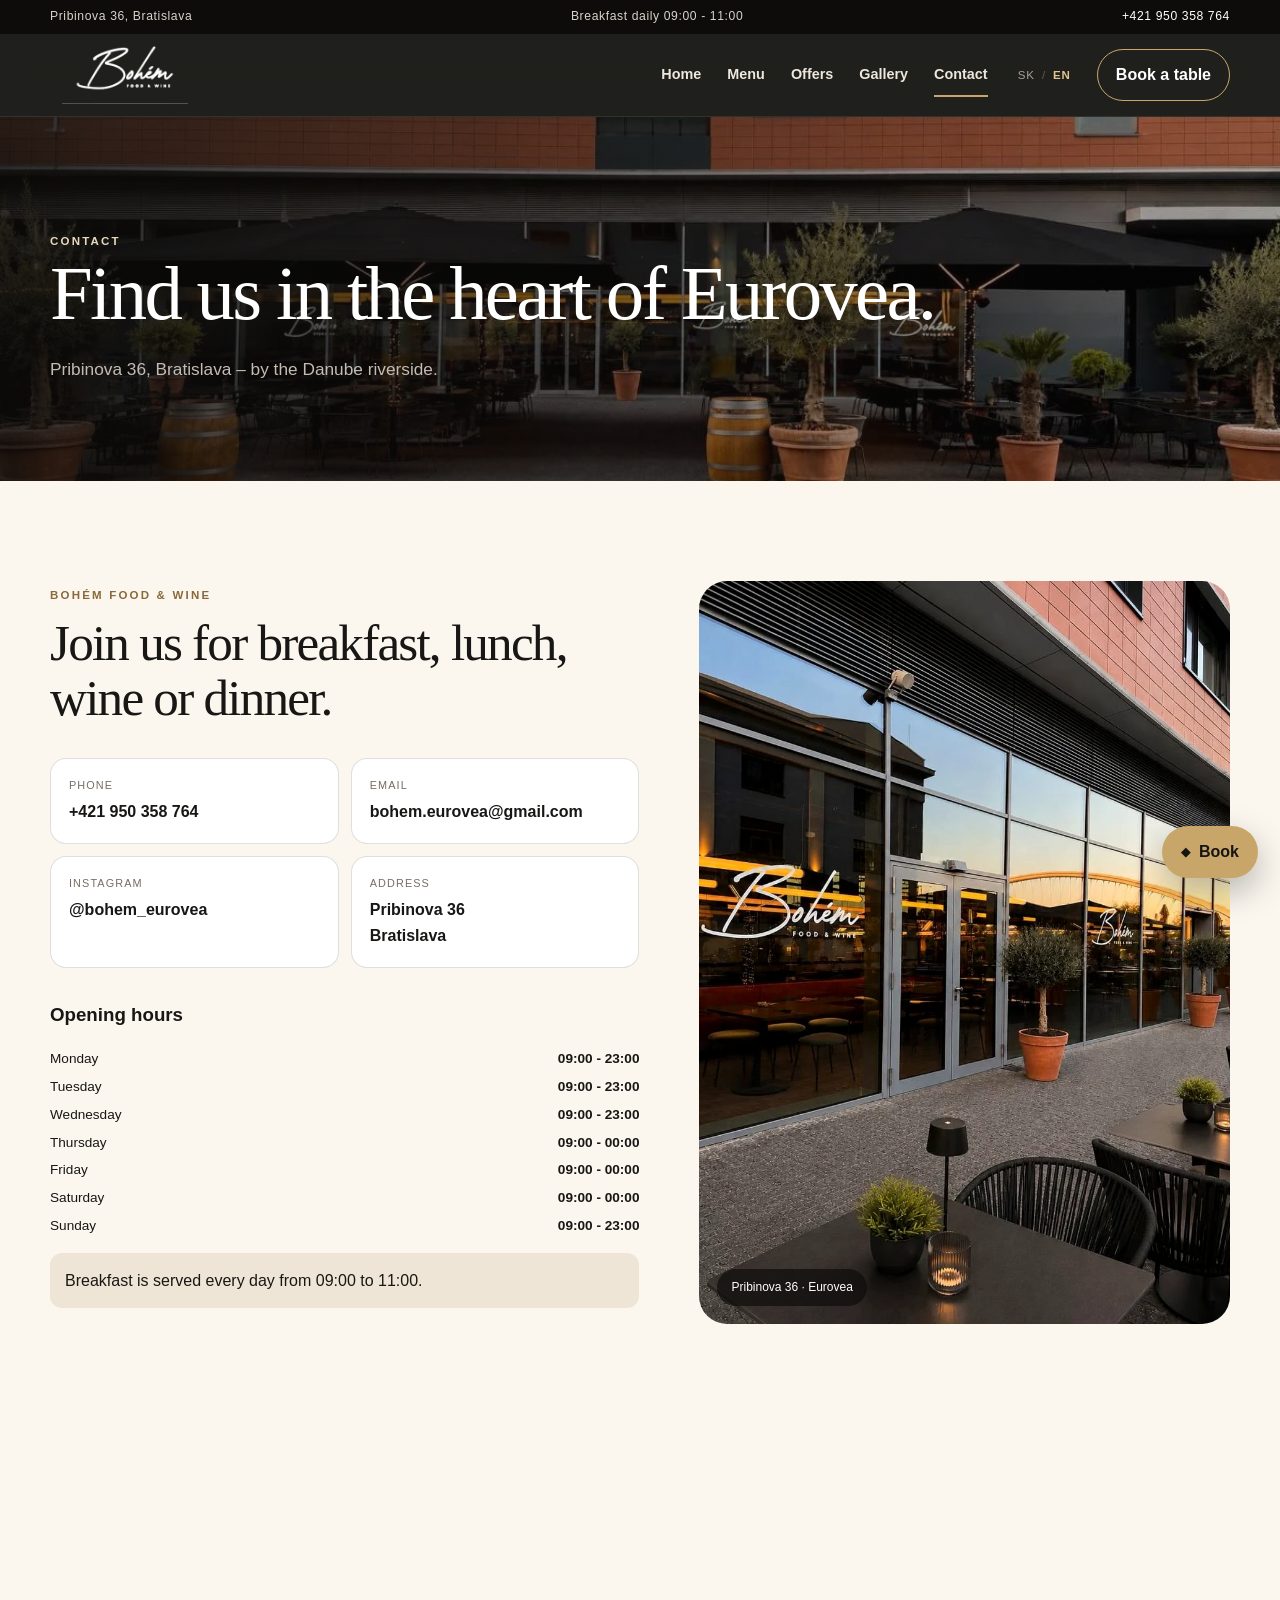
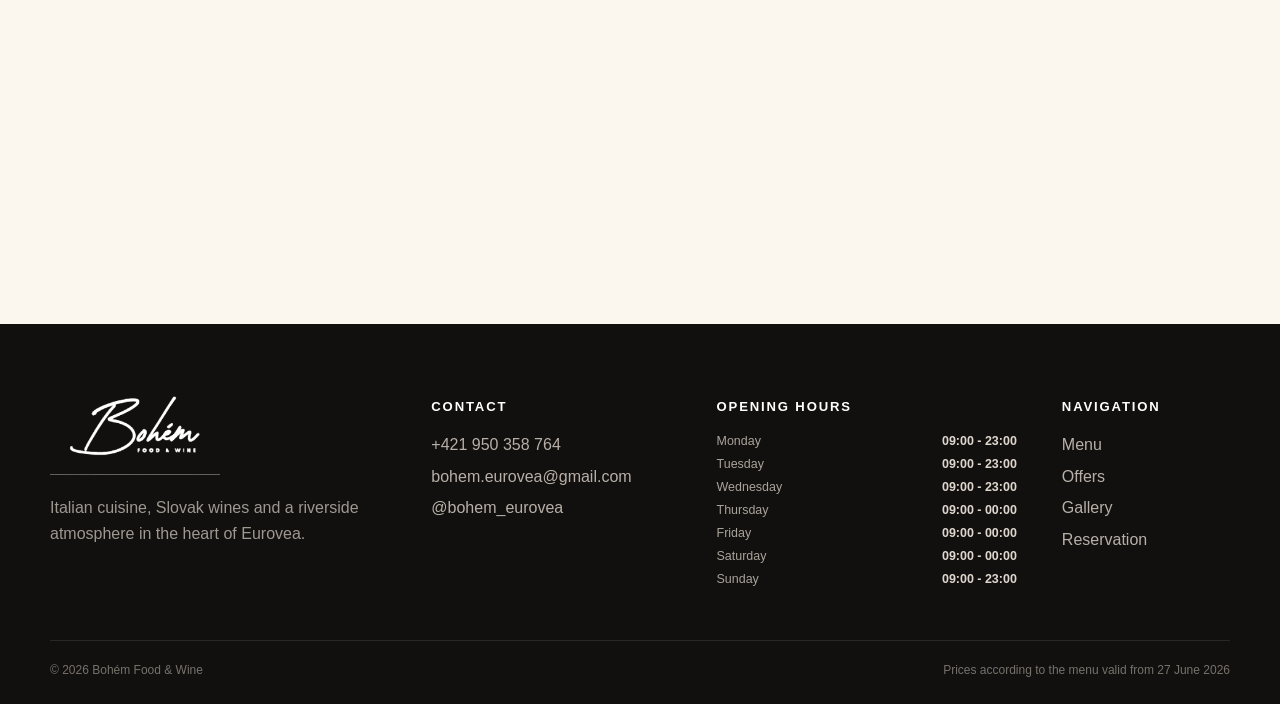
<file: en/kontakt.html>
<!DOCTYPE html>

<html lang="en"><head>
<meta charset="utf-8"/><meta content="width=device-width,initial-scale=1,viewport-fit=cover" name="viewport"/>
<title>Contact &amp; opening hours | Bohém Food &amp; Wine</title><meta content="Contact, address, map and opening hours for Bohém Food &amp; Wine at Eurovea." name="description"/>
<meta content="#171614" name="theme-color"/><link href="../favicon.svg" rel="icon" type="image/svg+xml"/>
<link href="../assets/css/style.css" rel="stylesheet"/>
<script type="application/ld+json">{"@context": "https://schema.org", "@type": "Restaurant", "name": "Bohém Food & Wine", "image": "../assets/img/hero-terrace-final.webp", "url": "", "telephone": "+421950358764", "email": "bohem.eurovea@gmail.com", "servesCuisine": ["Italian", "European", "Slovak"], "priceRange": "€€", "address": {"@type": "PostalAddress", "streetAddress": "Pribinova 36", "addressLocality": "Bratislava", "postalCode": "811 09", "addressCountry": "SK"}, "openingHoursSpecification": [{"@type": "OpeningHoursSpecification", "dayOfWeek": ["Monday", "Tuesday", "Wednesday", "Sunday"], "opens": "09:00", "closes": "23:00"}, {"@type": "OpeningHoursSpecification", "dayOfWeek": ["Thursday", "Friday", "Saturday"], "opens": "09:00", "closes": "00:00"}], "acceptsReservations": true, "sameAs": ["https://www.instagram.com/bohem_eurovea/"]}</script>
</head><body data-page="kontakt">
<a class="skip-link" href="#main">Skip to content</a>
<div class="topbar"><div class="container topbar-inner"><span>Pribinova 36, Bratislava</span><span class="topbar-hide">Breakfast daily 09:00 - 11:00</span><a href="tel:+421950358764">+421 950 358 764</a></div></div>
<header class="site-header"><div class="container header-inner">
<a aria-label="Bohém Food &amp; Wine – home" class="brand" href="index.html"><img alt="Bohém Food &amp; Wine" src="../assets/img/logo-white.png"/></a>
<button aria-controls="site-nav" aria-expanded="false" class="nav-toggle" type="button"><span></span><span></span><span></span><span class="sr-only">Open menu</span></button>
<nav aria-label="Main navigation" class="site-nav" id="site-nav"><a class="nav-link" data-page="home" href="index.html">Home</a><a class="nav-link" data-page="menu" href="menu.html">Menu</a><a class="nav-link" data-page="akcie" href="akcie.html">Offers</a><a class="nav-link" data-page="galeria" href="galeria.html">Gallery</a><a aria-current="page" class="nav-link" data-page="kontakt" href="kontakt.html">Contact</a><span aria-label="Language" class="lang-switch"><a href="../kontakt.html" lang="sk">SK</a><span aria-hidden="true">/</span><strong>EN</strong></span><a class="nav-cta" data-page="rezervacia" href="rezervacia.html">Book a table</a></nav>
</div></header>
<main id="main">
<section class="page-hero contact-hero"><div class="container"><span class="kicker light">Contact</span><h1>Find us in the heart of Eurovea.</h1><p>Pribinova 36, Bratislava – by the Danube riverside.</p></div></section>
<section class="section"><div class="container contact-grid"><div class="contact-details"><span class="kicker">Bohém Food &amp; Wine</span><h2>Join us for breakfast, lunch, wine or dinner.</h2><div class="contact-cards"><a href="tel:+421950358764"><small>Phone</small><strong>+421 950 358 764</strong></a><a href="mailto:bohem.eurovea@gmail.com"><small>Email</small><strong>bohem.eurovea@gmail.com</strong></a><a href="https://www.instagram.com/bohem_eurovea/" rel="noopener" target="_blank"><small>Instagram</small><strong>@bohem_eurovea</strong></a><div><small>Address</small><strong>Pribinova 36<br/>Bratislava</strong></div></div><h3>Opening hours</h3><div class="hours-table"><span>Monday</span><b>09:00 - 23:00</b><span>Tuesday</span><b>09:00 - 23:00</b><span>Wednesday</span><b>09:00 - 23:00</b><span>Thursday</span><b>09:00 - 00:00</b><span>Friday</span><b>09:00 - 00:00</b><span>Saturday</span><b>09:00 - 00:00</b><span>Sunday</span><b>09:00 - 23:00</b></div><p class="breakfast-note">Breakfast is served every day from 09:00 to 11:00.</p></div><div class="contact-photo"><img alt="Vstup do Bohém Food &amp; Wine" loading="lazy" src="../assets/img/entrance-final.webp"/><span>Pribinova 36 · Eurovea</span></div></div></section>
<section class="map-section"><iframe loading="lazy" referrerpolicy="no-referrer-when-downgrade" src="https://www.google.com/maps?q=Pribinova%2036%2C%20Bratislava&amp;output=embed" title="Mapa Bohém Food &amp; Wine"></iframe></section>
</main>
<a aria-label="Book a table" class="floating-book" href="rezervacia.html"><span class="floating-icon">◆</span><span>Book</span></a>
<div class="mobile-actions"><a href="tel:+421950358764">Call</a><a class="mobile-book" href="rezervacia.html">Book a table</a></div><footer class="site-footer"><div class="container footer-grid">
<div class="footer-brand"><img alt="Bohém Food &amp; Wine" src="../assets/img/logo-white.png"/><p>Italian cuisine, Slovak wines and a riverside atmosphere in the heart of Eurovea.</p></div>
<div><h3>Contact</h3><a href="tel:+421950358764">+421 950 358 764</a><a href="mailto:bohem.eurovea@gmail.com">bohem.eurovea@gmail.com</a><a href="https://www.instagram.com/bohem_eurovea/" rel="noopener" target="_blank">@bohem_eurovea</a></div>
<div><h3>Opening hours</h3><div class="hours-mini"><span>Monday</span><b>09:00 - 23:00</b><span>Tuesday</span><b>09:00 - 23:00</b><span>Wednesday</span><b>09:00 - 23:00</b><span>Thursday</span><b>09:00 - 00:00</b><span>Friday</span><b>09:00 - 00:00</b><span>Saturday</span><b>09:00 - 00:00</b><span>Sunday</span><b>09:00 - 23:00</b></div></div>
<div><h3>Navigation</h3><a href="menu.html">Menu</a><a href="akcie.html">Offers</a><a href="galeria.html">Gallery</a><a href="rezervacia.html">Reservation</a></div>
</div><div class="container footer-bottom"><span>© <span data-year=""></span> Bohém Food &amp; Wine</span><span>Prices according to the menu valid from 27 June 2026</span></div></footer>
<script src="../assets/js/site.js"></script></body></html>
</file>
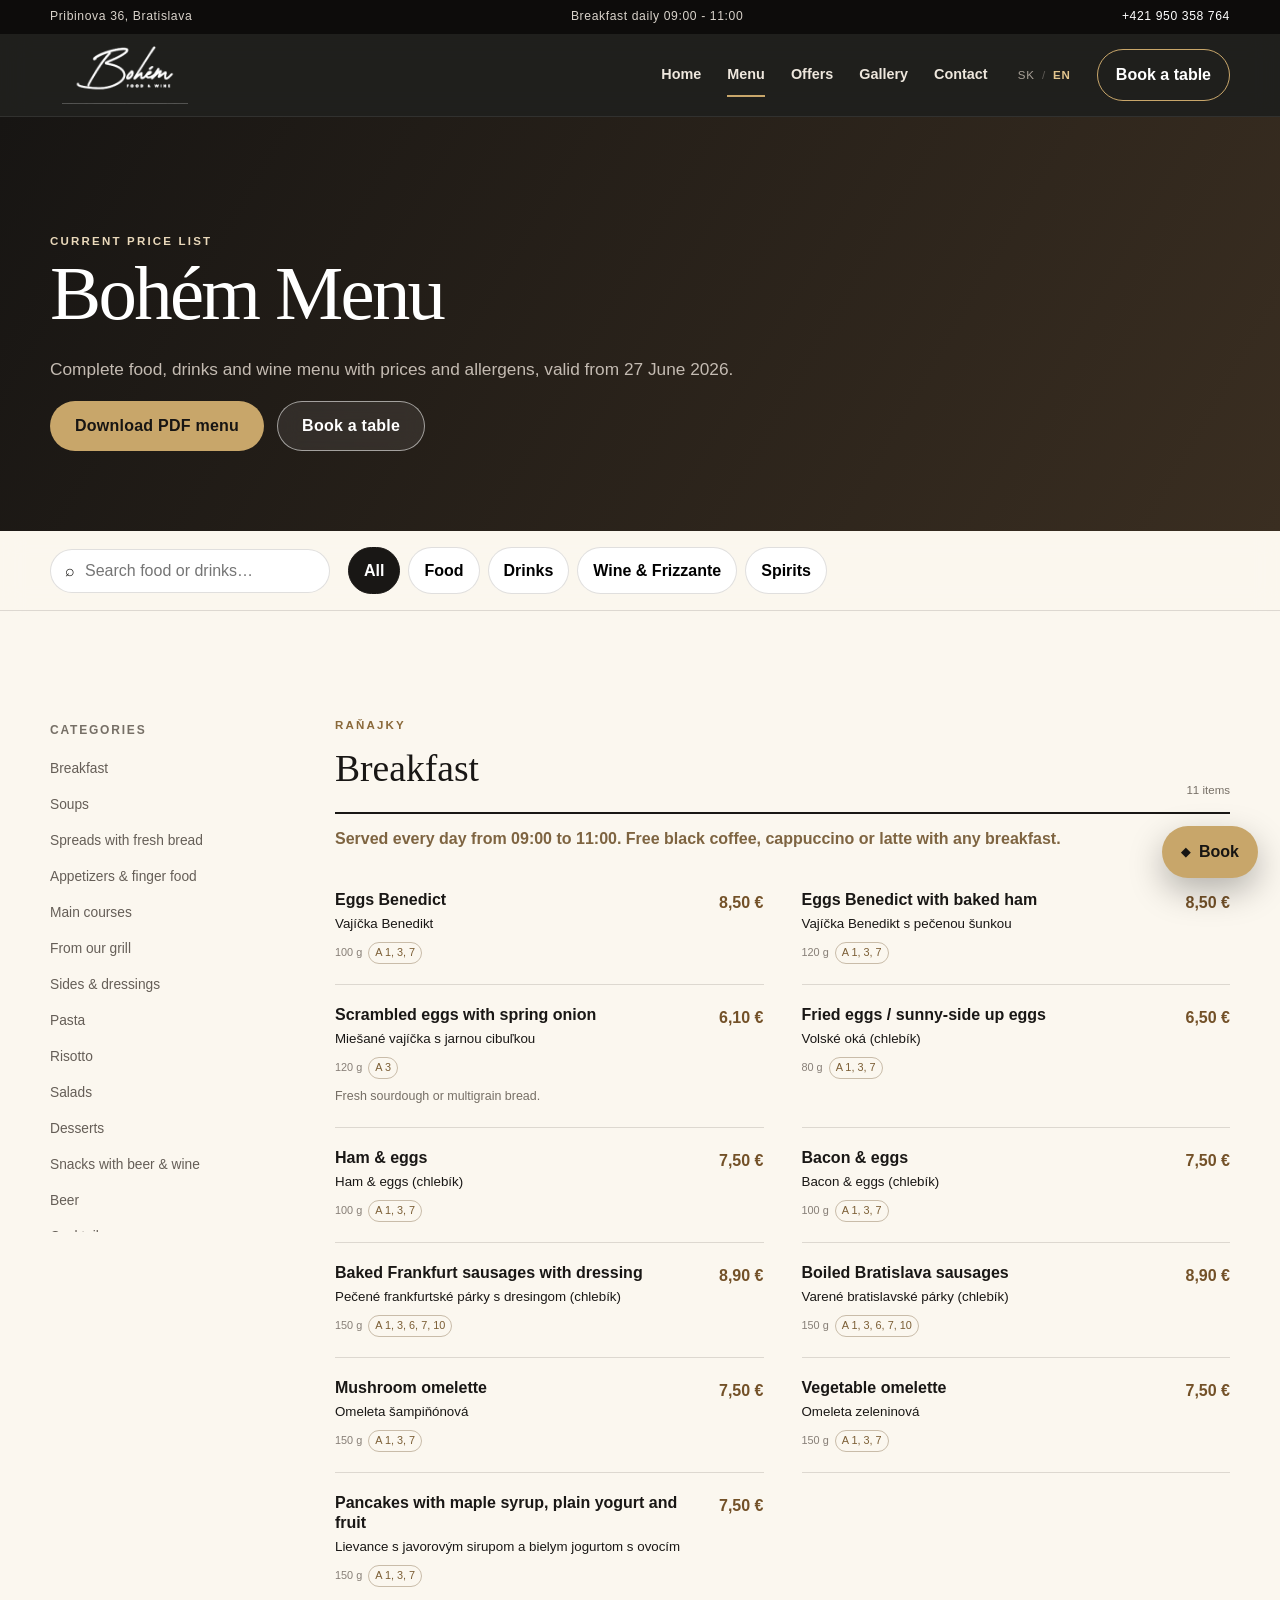
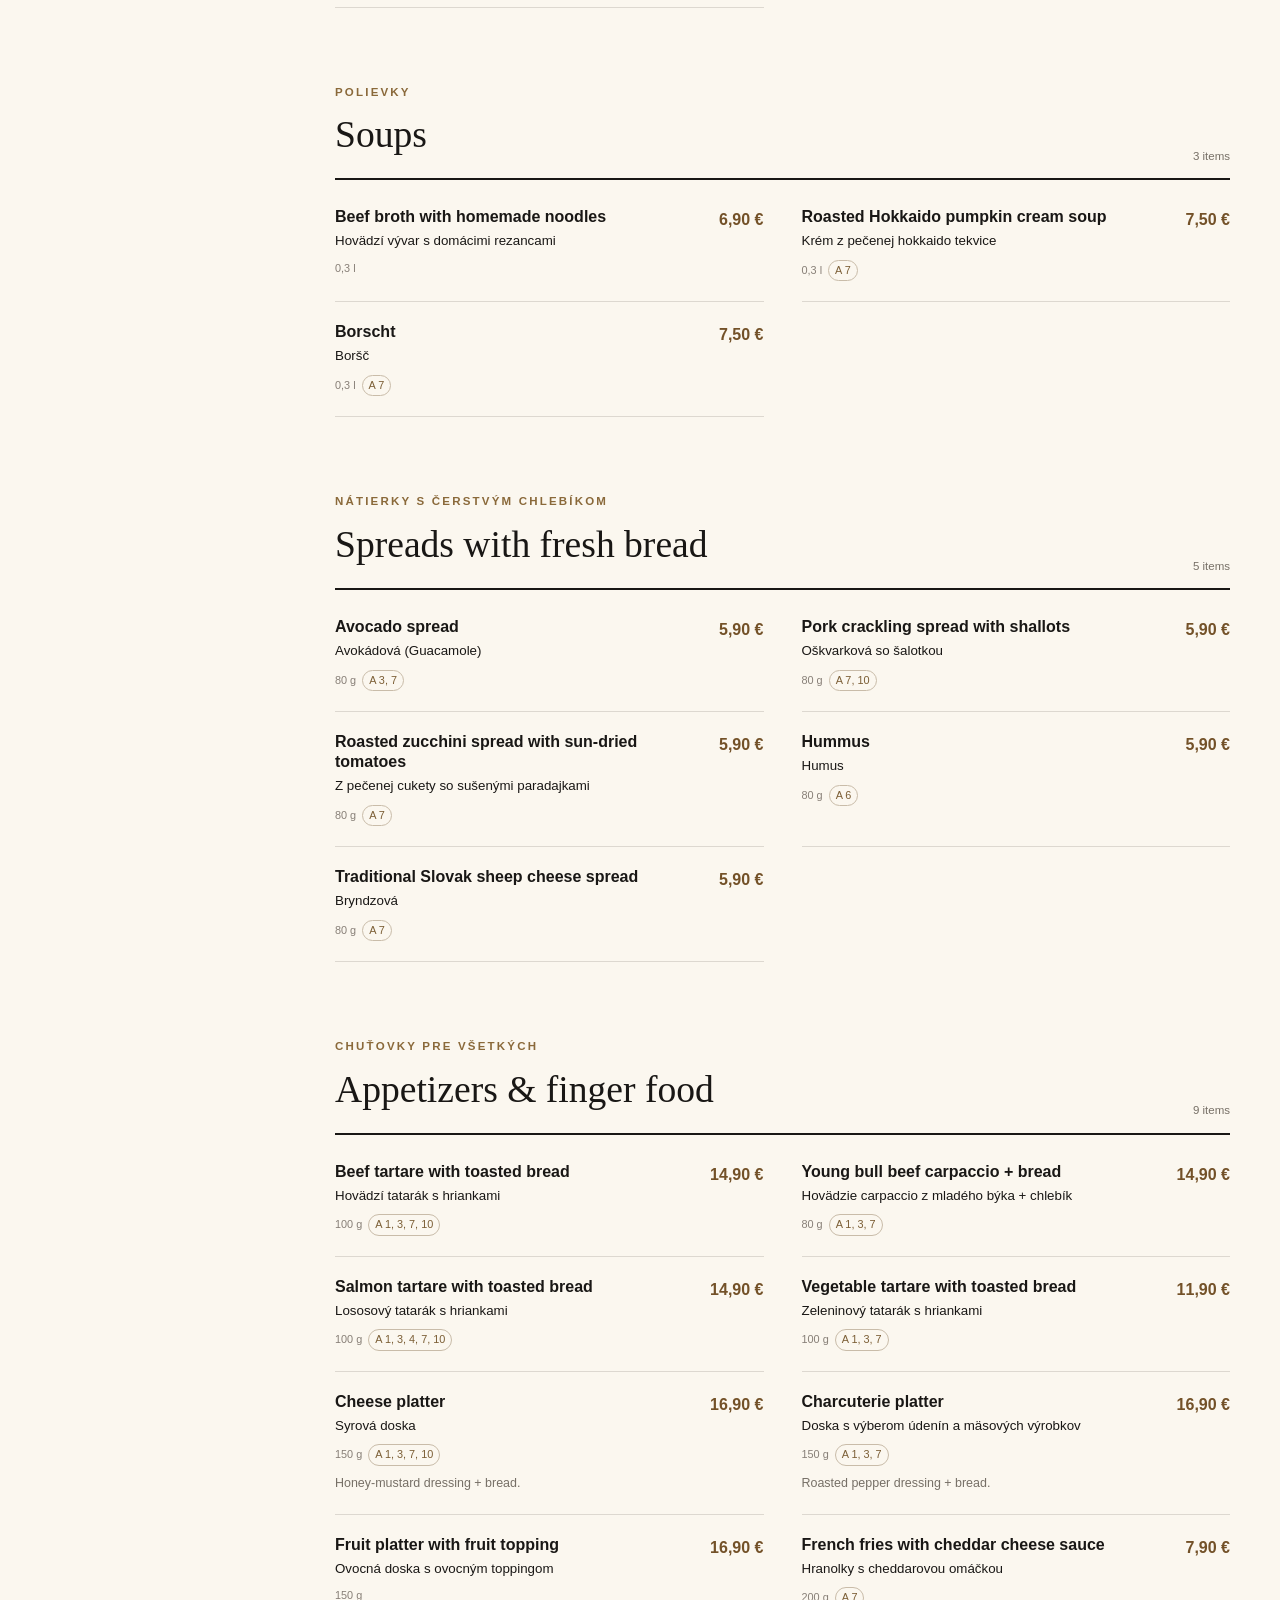
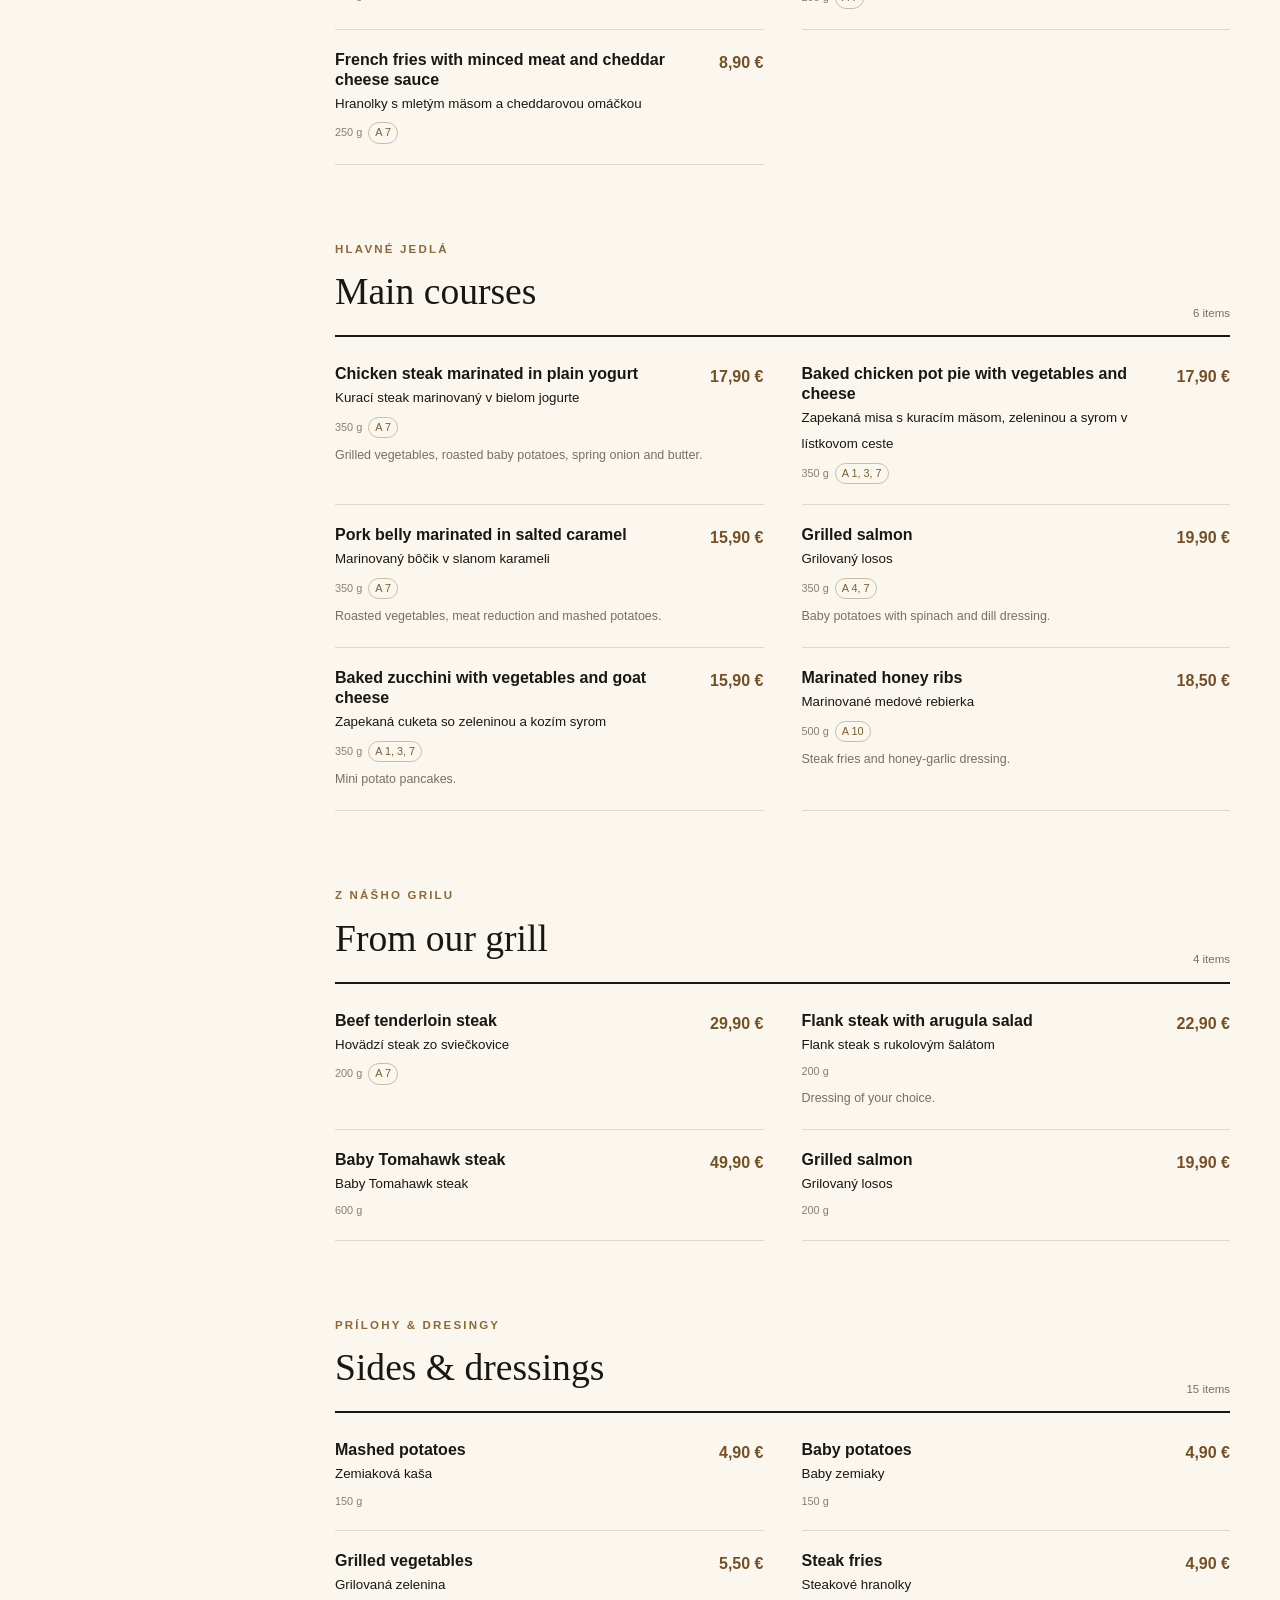
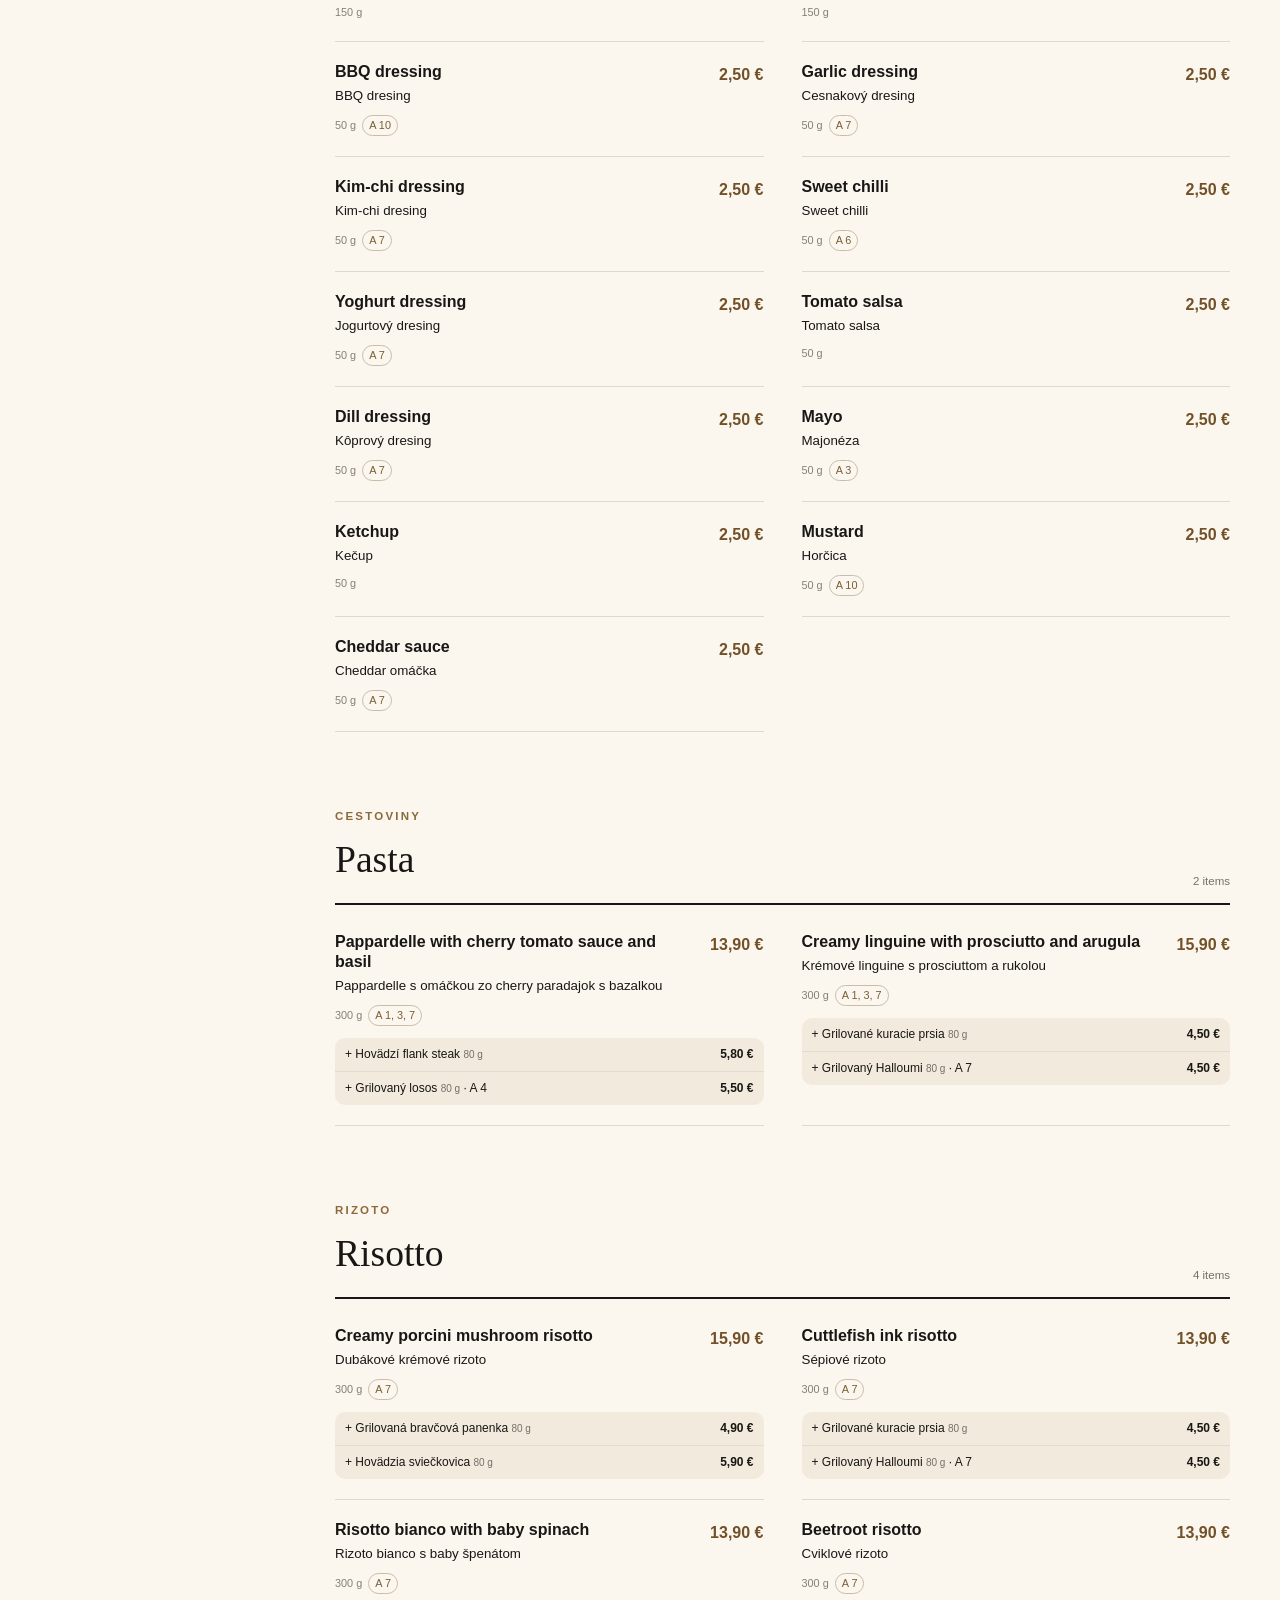
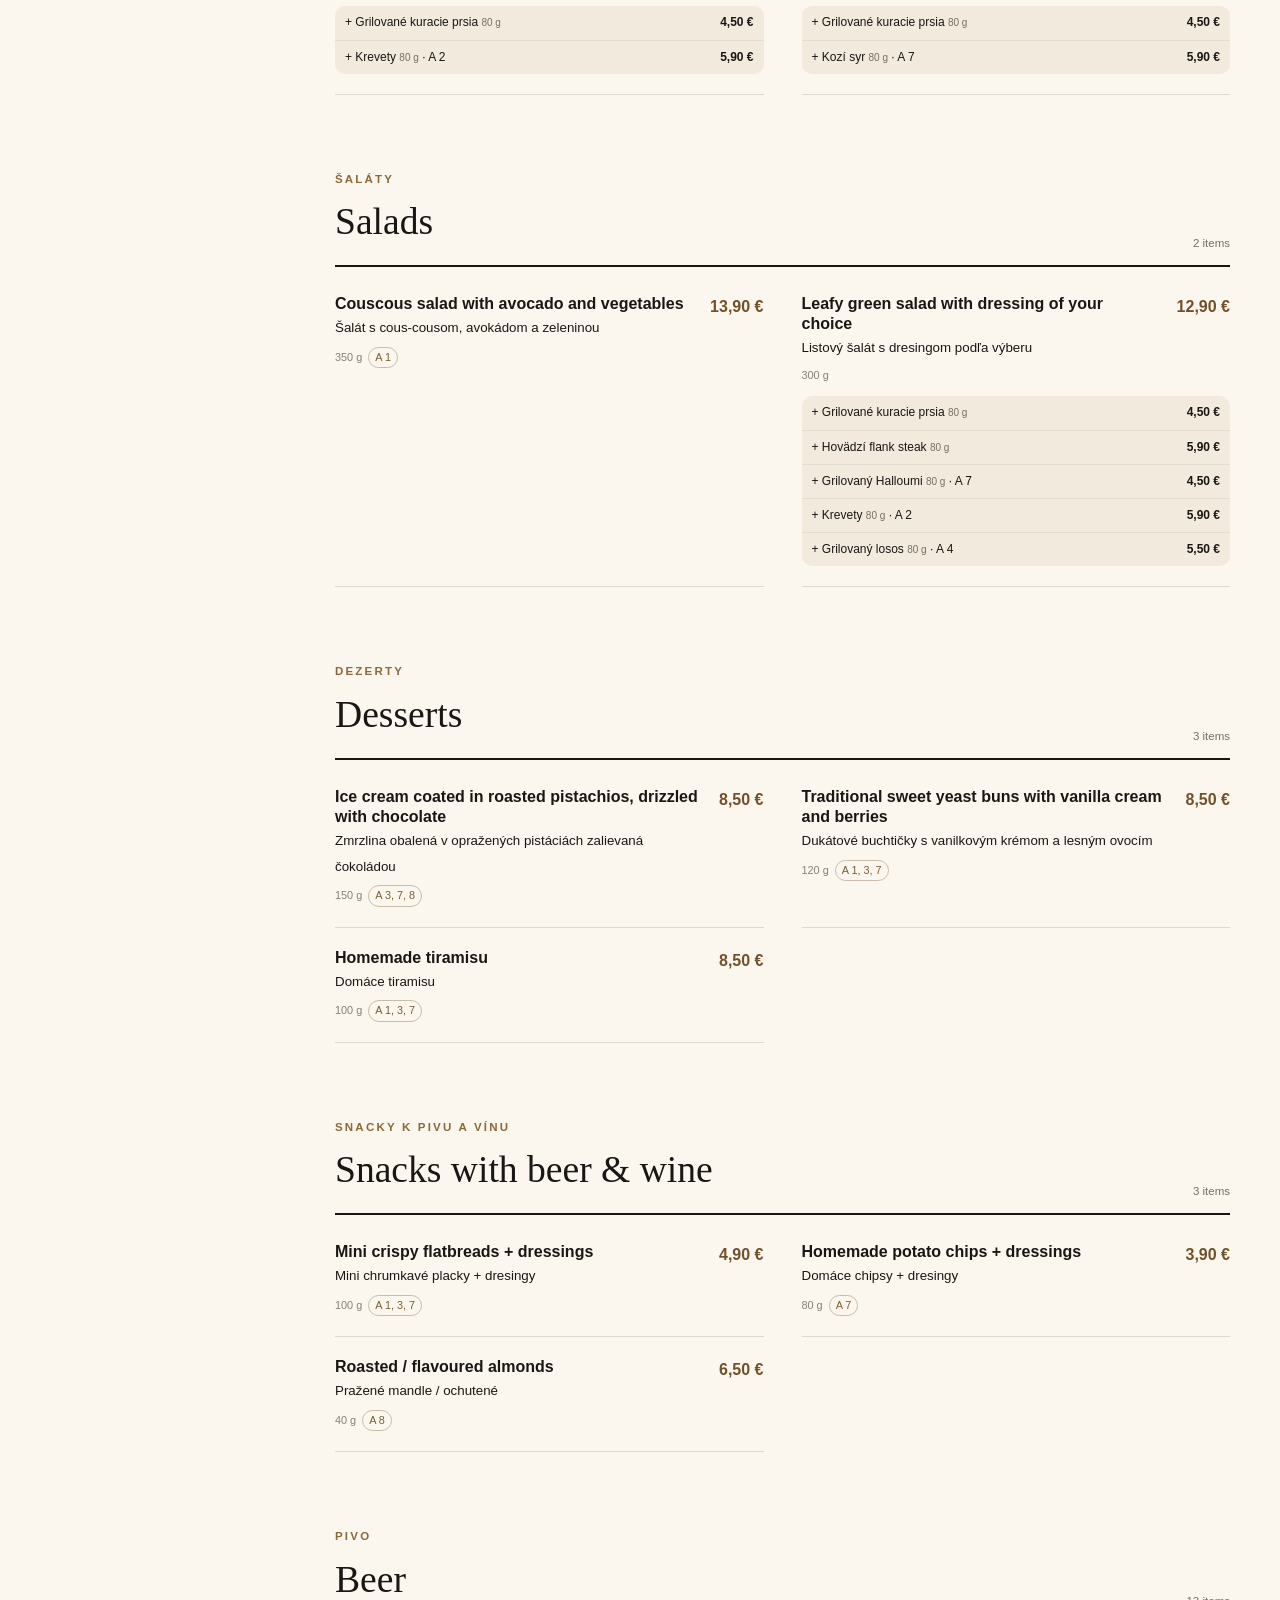
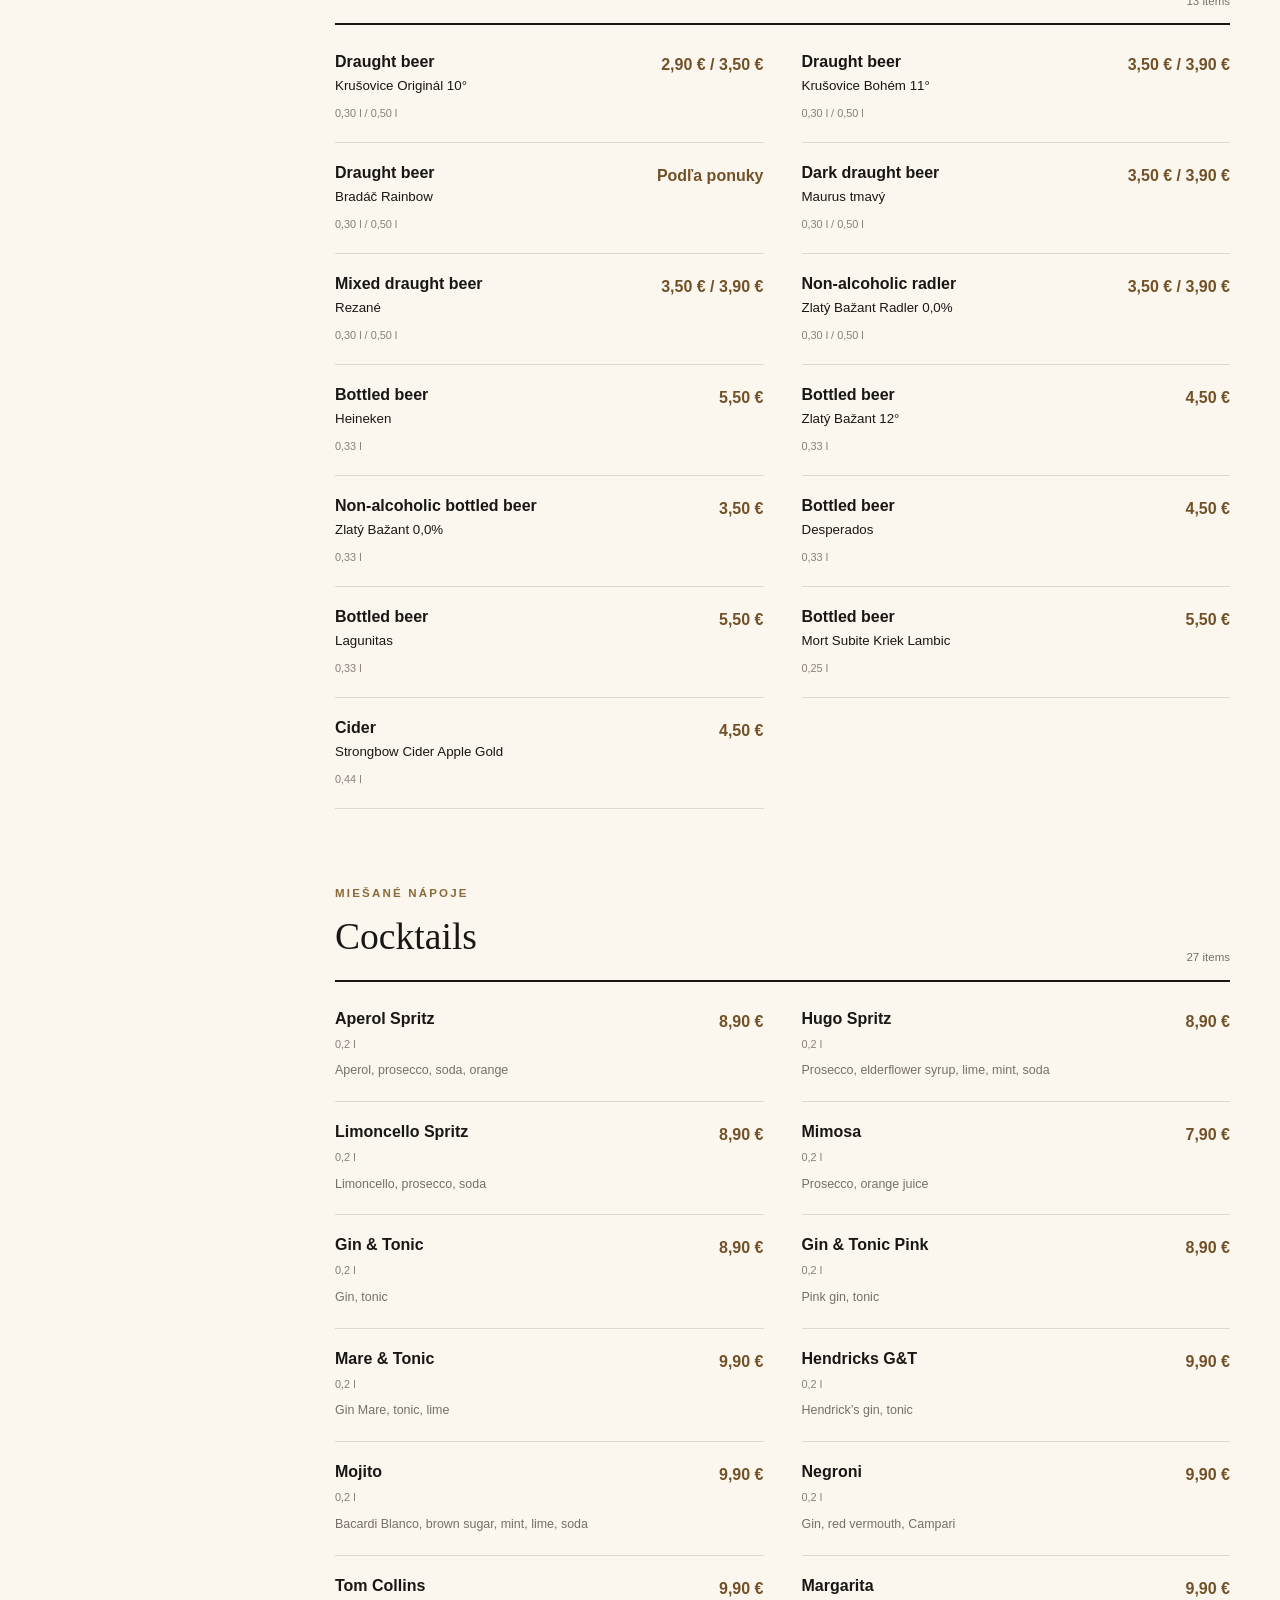
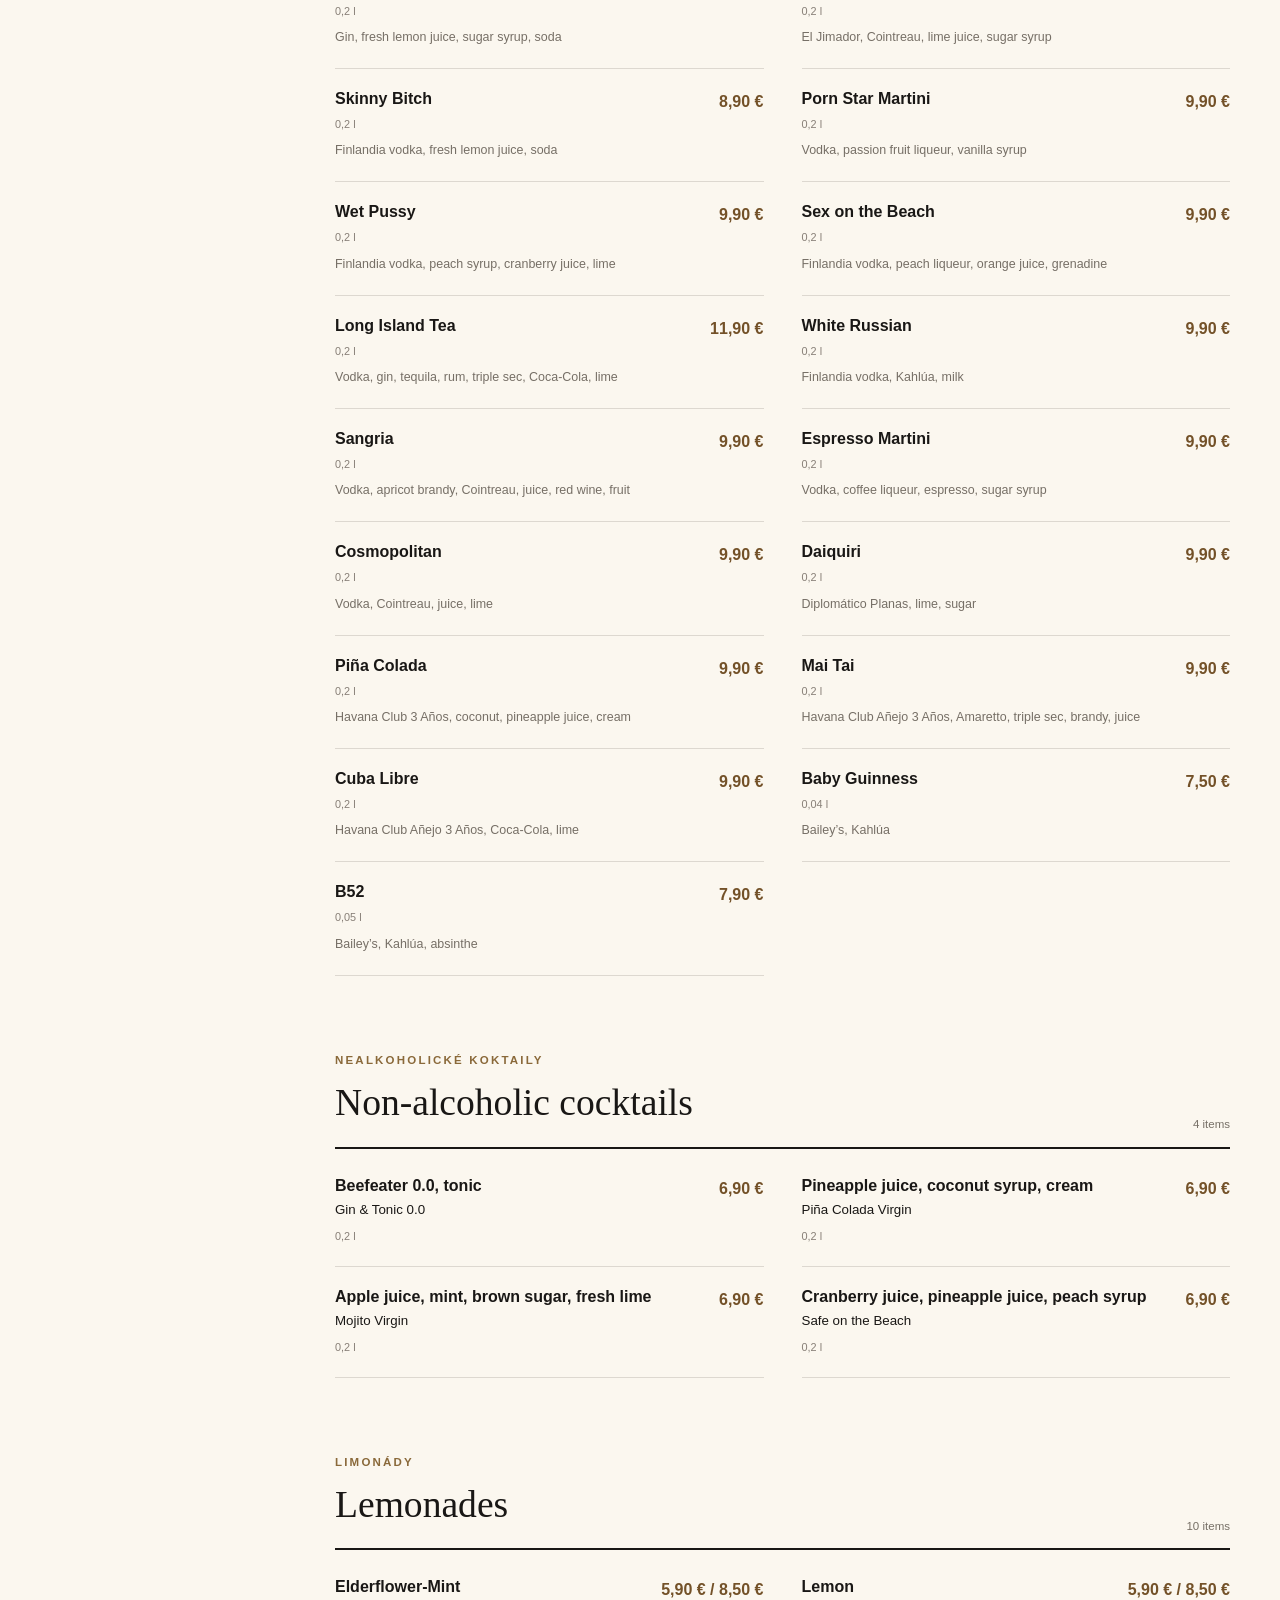
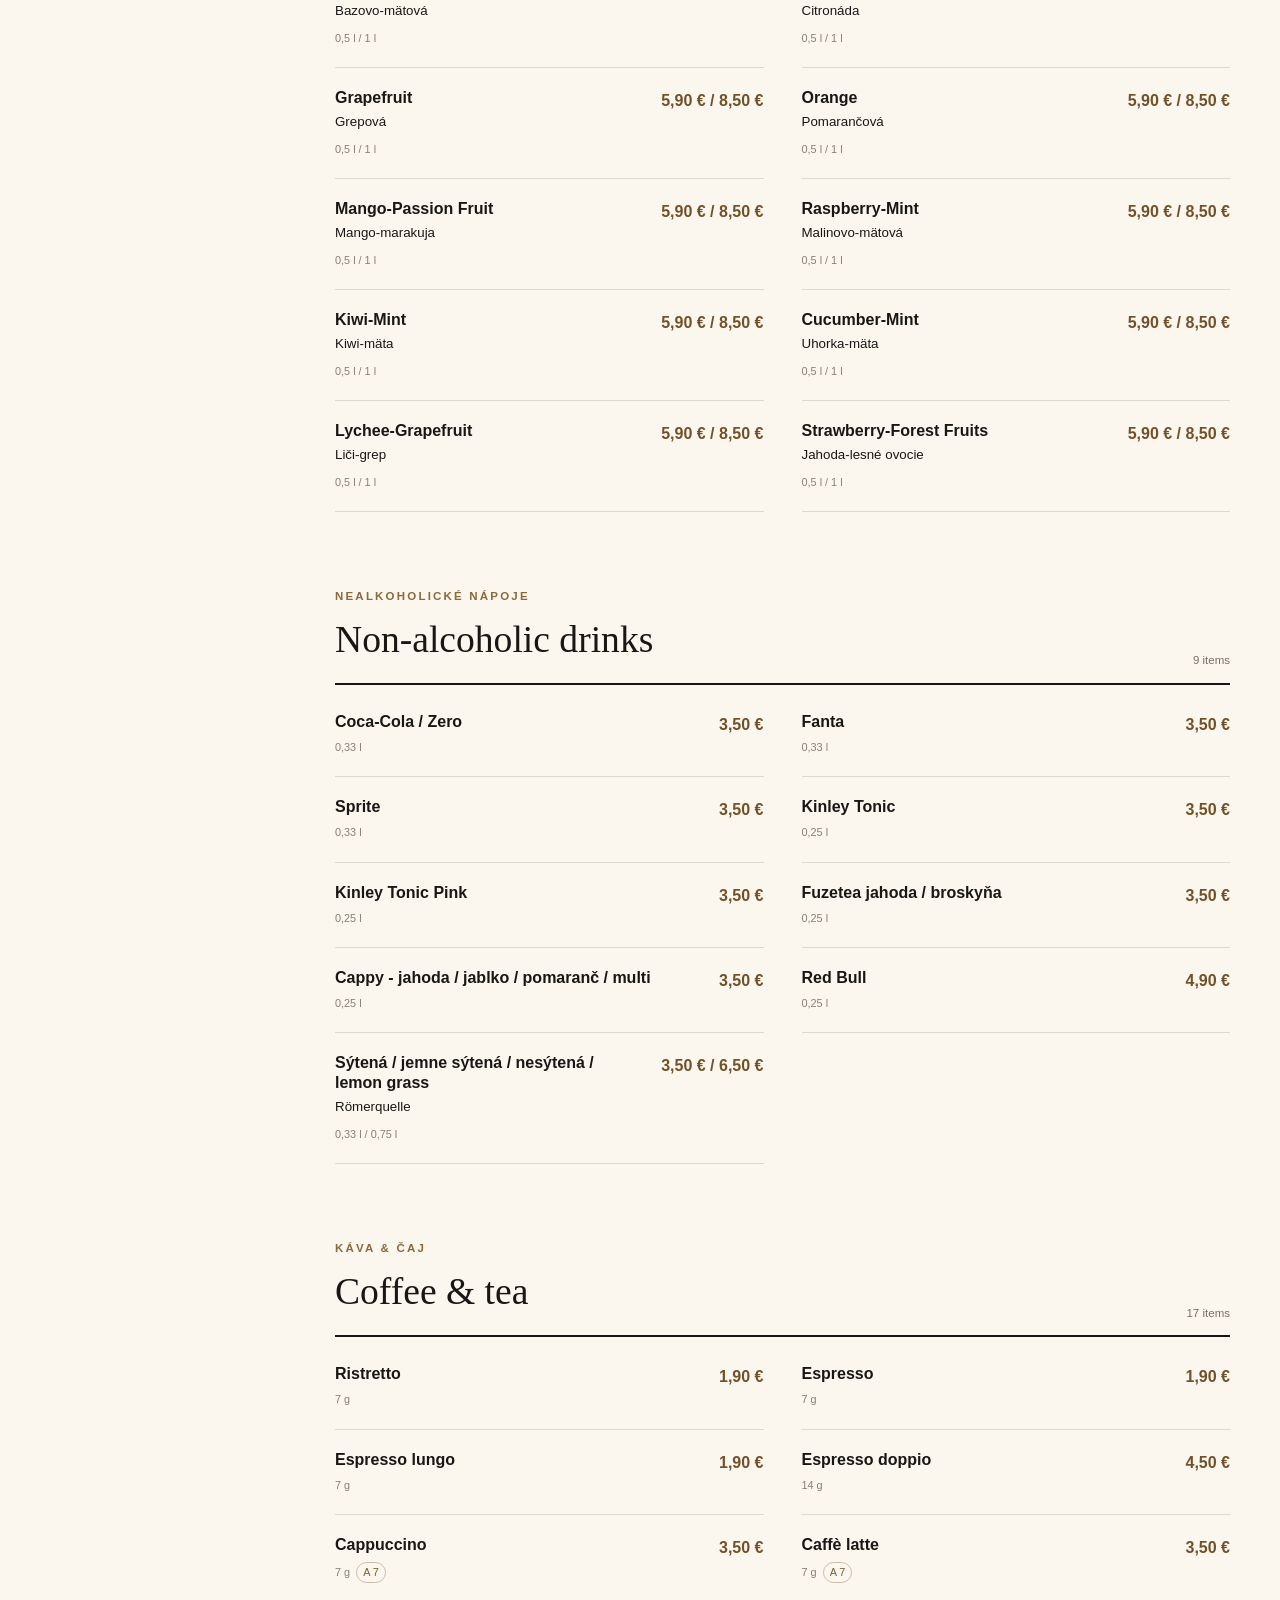
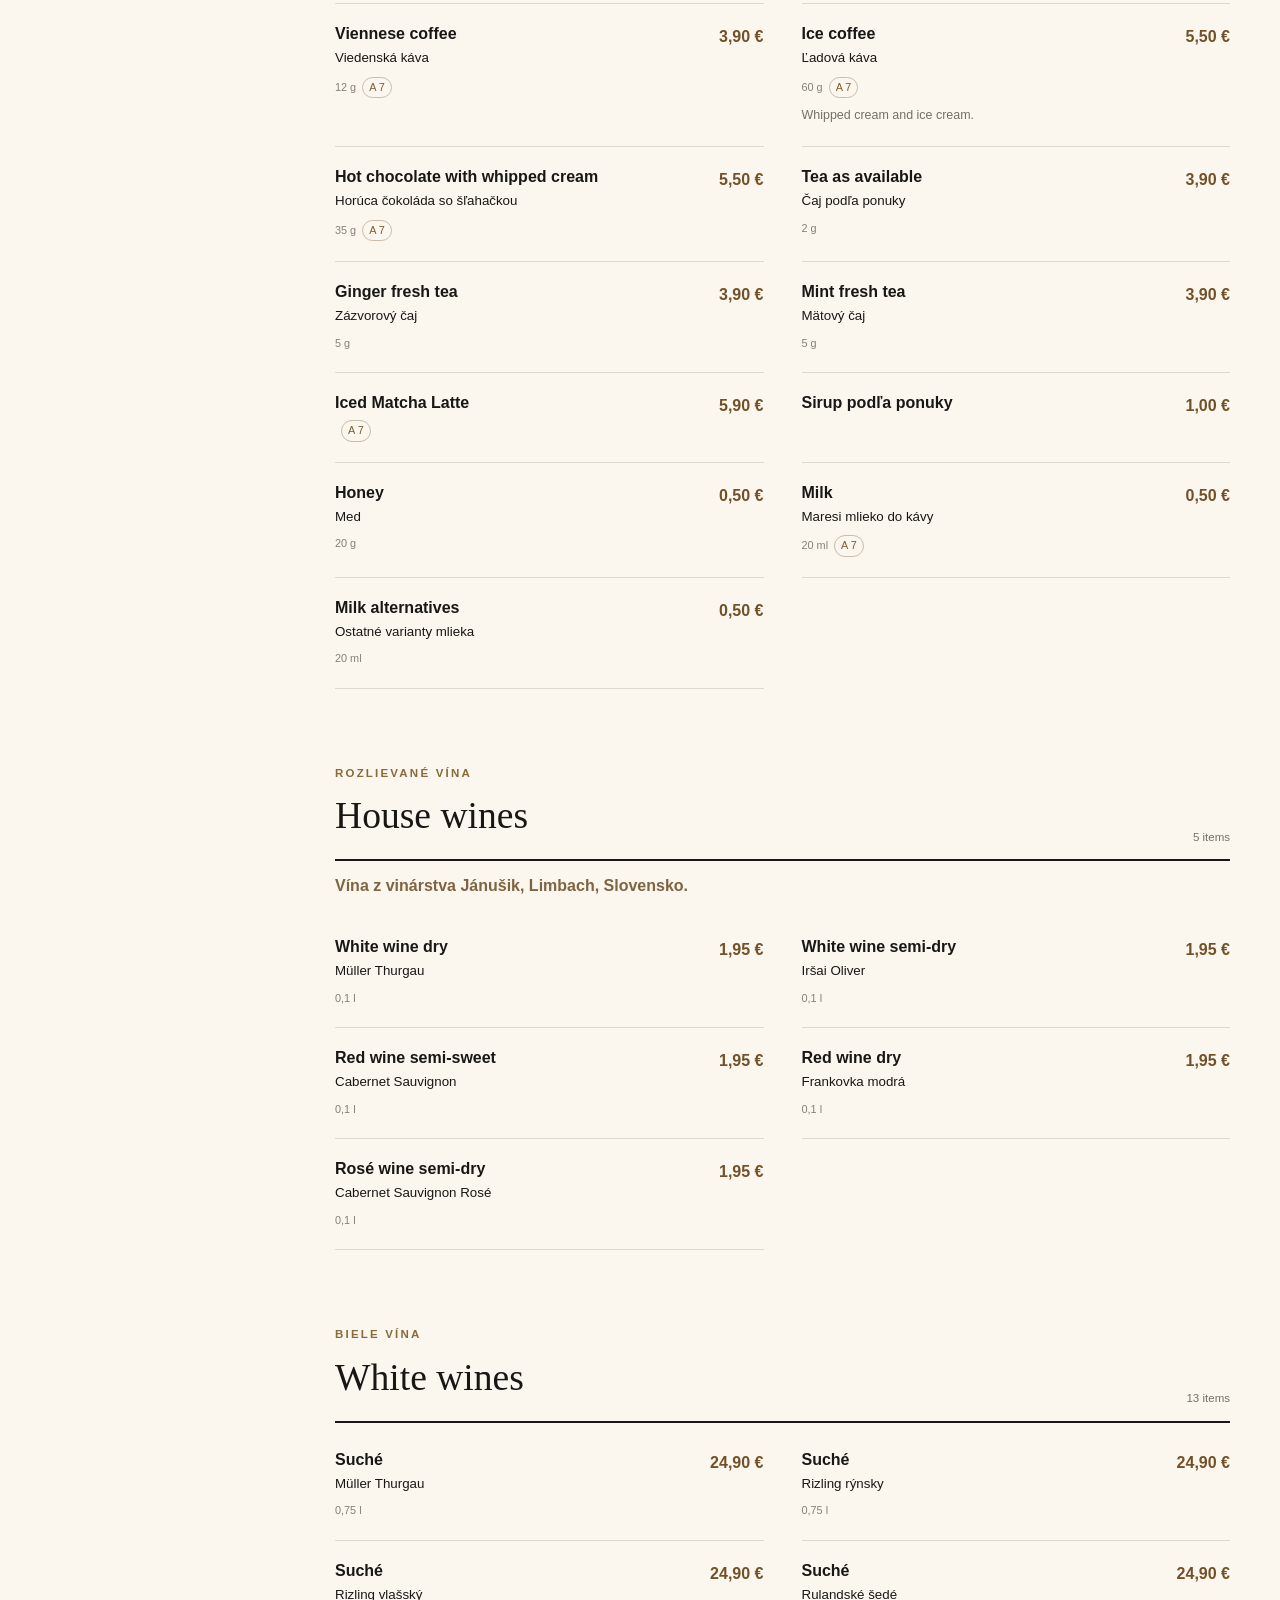
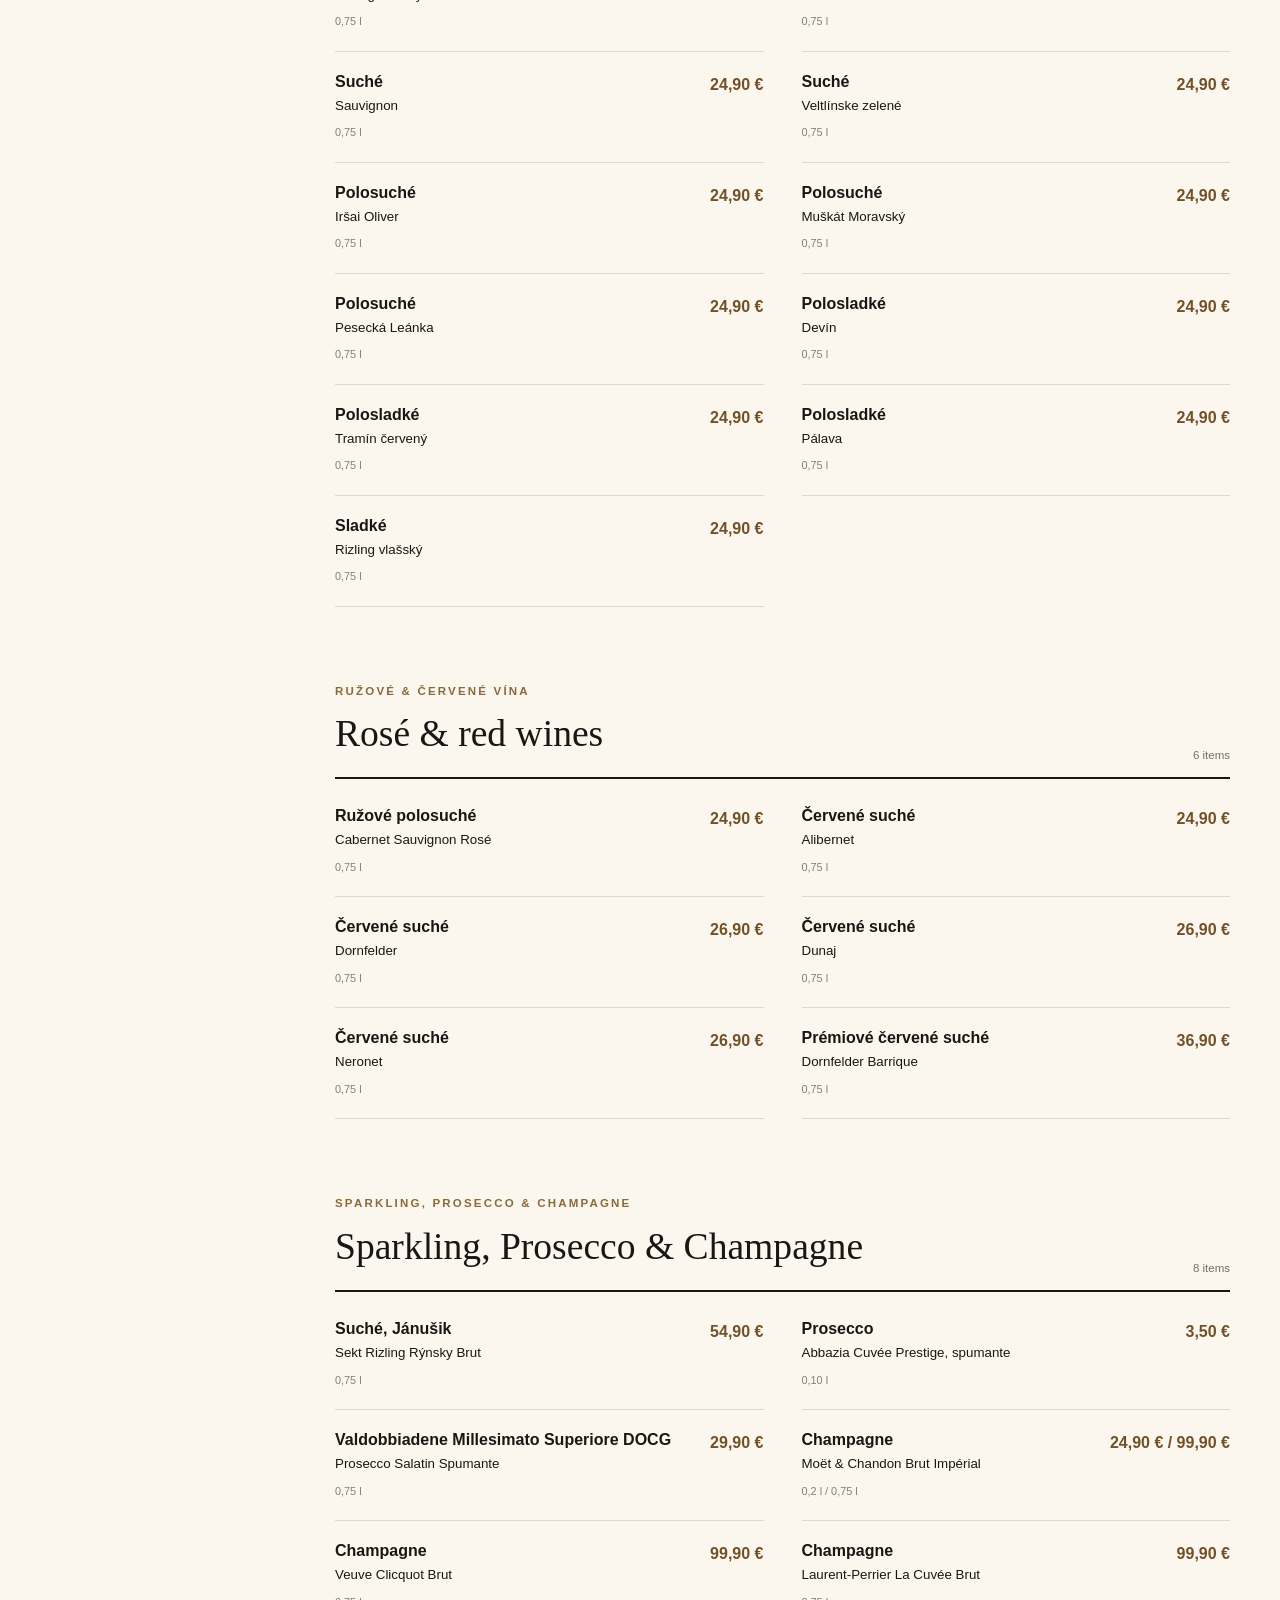
<file: en/menu.html>
<!DOCTYPE html>

<html lang="en"><head>
<meta charset="utf-8"/><meta content="width=device-width,initial-scale=1,viewport-fit=cover" name="viewport"/>
<title>Menu with prices and allergens | Bohém Food &amp; Wine</title><meta content="Complete Bohém Food &amp; Wine menu: food, drinks, wine, prices, portions and allergens." name="description"/>
<meta content="#171614" name="theme-color"/><link href="../favicon.svg" rel="icon" type="image/svg+xml"/>
<link href="../assets/css/style.css" rel="stylesheet"/>
<script type="application/ld+json">{"@context": "https://schema.org", "@type": "Restaurant", "name": "Bohém Food & Wine", "image": "../assets/img/hero-terrace-final.webp", "url": "", "telephone": "+421950358764", "email": "bohem.eurovea@gmail.com", "servesCuisine": ["Italian", "European", "Slovak"], "priceRange": "€€", "address": {"@type": "PostalAddress", "streetAddress": "Pribinova 36", "addressLocality": "Bratislava", "postalCode": "811 09", "addressCountry": "SK"}, "openingHoursSpecification": [{"@type": "OpeningHoursSpecification", "dayOfWeek": ["Monday", "Tuesday", "Wednesday", "Sunday"], "opens": "09:00", "closes": "23:00"}, {"@type": "OpeningHoursSpecification", "dayOfWeek": ["Thursday", "Friday", "Saturday"], "opens": "09:00", "closes": "00:00"}], "acceptsReservations": true, "sameAs": ["https://www.instagram.com/bohem_eurovea/"]}</script>
</head><body data-page="menu">
<a class="skip-link" href="#main">Skip to content</a>
<div class="topbar"><div class="container topbar-inner"><span>Pribinova 36, Bratislava</span><span class="topbar-hide">Breakfast daily 09:00 - 11:00</span><a href="tel:+421950358764">+421 950 358 764</a></div></div>
<header class="site-header"><div class="container header-inner">
<a aria-label="Bohém Food &amp; Wine – home" class="brand" href="index.html"><img alt="Bohém Food &amp; Wine" src="../assets/img/logo-white.png"/></a>
<button aria-controls="site-nav" aria-expanded="false" class="nav-toggle" type="button"><span></span><span></span><span></span><span class="sr-only">Open menu</span></button>
<nav aria-label="Main navigation" class="site-nav" id="site-nav"><a class="nav-link" data-page="home" href="index.html">Home</a><a aria-current="page" class="nav-link" data-page="menu" href="menu.html">Menu</a><a class="nav-link" data-page="akcie" href="akcie.html">Offers</a><a class="nav-link" data-page="galeria" href="galeria.html">Gallery</a><a class="nav-link" data-page="kontakt" href="kontakt.html">Contact</a><span aria-label="Language" class="lang-switch"><a href="../menu.html" lang="sk">SK</a><span aria-hidden="true">/</span><strong>EN</strong></span><a class="nav-cta" data-page="rezervacia" href="rezervacia.html">Book a table</a></nav>
</div></header>
<main id="main">
<section class="page-hero menu-hero"><div class="container"><span class="kicker light">Current price list</span><h1>Bohém Menu</h1><p>Complete food, drinks and wine menu with prices and allergens, valid from 27 June 2026.</p><div class="hero-actions"><a class="btn btn-gold" download="" href="../assets/files/bohem-menu.pdf">Download PDF menu</a><a class="btn btn-glass" href="rezervacia.html">Book a table</a></div></div></section>
<section class="menu-tools"><div class="container"><div class="menu-search"><span>⌕</span><input aria-label="Search menu" id="menu-search" placeholder="Search food or drinks…" type="search"/></div><div class="group-tabs" role="tablist"><button class="active" data-filter="all">All</button><button data-filter="food">Food</button><button data-filter="drinks">Drinks</button><button data-filter="wine">Wine &amp; Frizzante</button><button data-filter="spirits">Spirits</button></div></div></section>
<section class="section menu-layout-section"><div class="container menu-layout"><aside class="menu-sidebar"><h2>Categories</h2><nav><a data-group-link="food" href="#ranajky">Breakfast</a><a data-group-link="food" href="#polievky">Soups</a><a data-group-link="food" href="#natierky">Spreads with fresh bread</a><a data-group-link="food" href="#chutovky">Appetizers &amp; finger food</a><a data-group-link="food" href="#hlavne-jedla">Main courses</a><a data-group-link="food" href="#gril">From our grill</a><a data-group-link="food" href="#prilohy-dresingy">Sides &amp; dressings</a><a data-group-link="food" href="#cestoviny">Pasta</a><a data-group-link="food" href="#rizoto">Risotto</a><a data-group-link="food" href="#salaty">Salads</a><a data-group-link="food" href="#dezerty">Desserts</a><a data-group-link="food" href="#snacky">Snacks with beer &amp; wine</a><a data-group-link="drinks" href="#pivo">Beer</a><a data-group-link="drinks" href="#koktaily">Cocktails</a><a data-group-link="drinks" href="#nealko-koktaily">Non-alcoholic cocktails</a><a data-group-link="drinks" href="#limonady">Lemonades</a><a data-group-link="drinks" href="#nealko">Non-alcoholic drinks</a><a data-group-link="drinks" href="#kava-caj">Coffee &amp; tea</a><a data-group-link="wine" href="#rozlievane-vina">House wines</a><a data-group-link="wine" href="#biele-vina">White wines</a><a data-group-link="wine" href="#ruzove-cervene">Rosé &amp; red wines</a><a data-group-link="wine" href="#sparkling">Sparkling, Prosecco &amp; Champagne</a><a data-group-link="wine" href="#frizzante">Frizzante</a><a data-group-link="wine" href="#ovocne-frizzante">Fruity Frizzante</a><a data-group-link="wine" href="#ovocne-vina">Fruit wines</a><a data-group-link="spirits" href="#spirit-vodka">Vodka</a><a data-group-link="spirits" href="#spirit-gin">Gin</a><a data-group-link="spirits" href="#spirit-rum">Rum</a><a data-group-link="spirits" href="#spirit-brandy-metaxa-cognac">Brandy / Metaxa / Cognac</a><a data-group-link="spirits" href="#spirit-whisky-bourbon">Whisky &amp; Bourbon</a><a data-group-link="spirits" href="#spirit-tequila">Tequila</a><a data-group-link="spirits" href="#spirit-lik-ry">Liqueurs</a><a data-group-link="spirits" href="#spirit-slovensk-destil-ty">Slovak spirits</a></nav></aside><div class="menu-content"><section class="menu-section" data-group="food" id="ranajky"><div class="menu-section-head"><div><span class="kicker">Raňajky</span><h2>Breakfast</h2></div><span class="item-count">11 items</span></div><p class="section-note">Served every day from 09:00 to 11:00. Free black coffee, cappuccino or latte with any breakfast.</p><div class="menu-list"><article class="menu-item" data-search="vajíčka benedikt eggs benedict "><div class="menu-item-top"><div class="menu-name"><div><h3>Eggs Benedict</h3><small class="menu-sk">Vajíčka Benedikt</small></div><div class="menu-tags"><span>100 g</span><span class="allergen-tag" title="Allergens">A 1, 3, 7</span></div></div><strong class="menu-price">8,50 €</strong></div></article><article class="menu-item" data-search="vajíčka benedikt s pečenou šunkou eggs benedict with baked ham "><div class="menu-item-top"><div class="menu-name"><div><h3>Eggs Benedict with baked ham</h3><small class="menu-sk">Vajíčka Benedikt s pečenou šunkou</small></div><div class="menu-tags"><span>120 g</span><span class="allergen-tag" title="Allergens">A 1, 3, 7</span></div></div><strong class="menu-price">8,50 €</strong></div></article><article class="menu-item" data-search="miešané vajíčka s jarnou cibuľkou scrambled eggs with spring onion čerstvý kváskový alebo viaczrnný chlebík."><div class="menu-item-top"><div class="menu-name"><div><h3>Scrambled eggs with spring onion</h3><small class="menu-sk">Miešané vajíčka s jarnou cibuľkou</small></div><div class="menu-tags"><span>120 g</span><span class="allergen-tag" title="Allergens">A 3</span></div></div><strong class="menu-price">6,10 €</strong></div><p>Fresh sourdough or multigrain bread.</p></article><article class="menu-item" data-search="volské oká (chlebík) fried eggs / sunny-side up eggs "><div class="menu-item-top"><div class="menu-name"><div><h3>Fried eggs / sunny-side up eggs</h3><small class="menu-sk">Volské oká (chlebík)</small></div><div class="menu-tags"><span>80 g</span><span class="allergen-tag" title="Allergens">A 1, 3, 7</span></div></div><strong class="menu-price">6,50 €</strong></div></article><article class="menu-item" data-search="ham &amp; eggs (chlebík) ham &amp; eggs "><div class="menu-item-top"><div class="menu-name"><div><h3>Ham &amp; eggs</h3><small class="menu-sk">Ham &amp; eggs (chlebík)</small></div><div class="menu-tags"><span>100 g</span><span class="allergen-tag" title="Allergens">A 1, 3, 7</span></div></div><strong class="menu-price">7,50 €</strong></div></article><article class="menu-item" data-search="bacon &amp; eggs (chlebík) bacon &amp; eggs "><div class="menu-item-top"><div class="menu-name"><div><h3>Bacon &amp; eggs</h3><small class="menu-sk">Bacon &amp; eggs (chlebík)</small></div><div class="menu-tags"><span>100 g</span><span class="allergen-tag" title="Allergens">A 1, 3, 7</span></div></div><strong class="menu-price">7,50 €</strong></div></article><article class="menu-item" data-search="pečené frankfurtské párky s dresingom (chlebík) baked frankfurt sausages with dressing "><div class="menu-item-top"><div class="menu-name"><div><h3>Baked Frankfurt sausages with dressing</h3><small class="menu-sk">Pečené frankfurtské párky s dresingom (chlebík)</small></div><div class="menu-tags"><span>150 g</span><span class="allergen-tag" title="Allergens">A 1, 3, 6, 7, 10</span></div></div><strong class="menu-price">8,90 €</strong></div></article><article class="menu-item" data-search="varené bratislavské párky (chlebík) boiled bratislava sausages "><div class="menu-item-top"><div class="menu-name"><div><h3>Boiled Bratislava sausages</h3><small class="menu-sk">Varené bratislavské párky (chlebík)</small></div><div class="menu-tags"><span>150 g</span><span class="allergen-tag" title="Allergens">A 1, 3, 6, 7, 10</span></div></div><strong class="menu-price">8,90 €</strong></div></article><article class="menu-item" data-search="omeleta šampiňónová mushroom omelette "><div class="menu-item-top"><div class="menu-name"><div><h3>Mushroom omelette</h3><small class="menu-sk">Omeleta šampiňónová</small></div><div class="menu-tags"><span>150 g</span><span class="allergen-tag" title="Allergens">A 1, 3, 7</span></div></div><strong class="menu-price">7,50 €</strong></div></article><article class="menu-item" data-search="omeleta zeleninová vegetable omelette "><div class="menu-item-top"><div class="menu-name"><div><h3>Vegetable omelette</h3><small class="menu-sk">Omeleta zeleninová</small></div><div class="menu-tags"><span>150 g</span><span class="allergen-tag" title="Allergens">A 1, 3, 7</span></div></div><strong class="menu-price">7,50 €</strong></div></article><article class="menu-item" data-search="lievance s javorovým sirupom a bielym jogurtom s ovocím pancakes with maple syrup, plain yogurt and fruit "><div class="menu-item-top"><div class="menu-name"><div><h3>Pancakes with maple syrup, plain yogurt and fruit</h3><small class="menu-sk">Lievance s javorovým sirupom a bielym jogurtom s ovocím</small></div><div class="menu-tags"><span>150 g</span><span class="allergen-tag" title="Allergens">A 1, 3, 7</span></div></div><strong class="menu-price">7,50 €</strong></div></article></div></section><section class="menu-section" data-group="food" id="polievky"><div class="menu-section-head"><div><span class="kicker">Polievky</span><h2>Soups</h2></div><span class="item-count">3 items</span></div><div class="menu-list"><article class="menu-item" data-search="hovädzí vývar s domácimi rezancami beef broth with homemade noodles "><div class="menu-item-top"><div class="menu-name"><div><h3>Beef broth with homemade noodles</h3><small class="menu-sk">Hovädzí vývar s domácimi rezancami</small></div><div class="menu-tags"><span>0,3 l</span></div></div><strong class="menu-price">6,90 €</strong></div></article><article class="menu-item" data-search="krém z pečenej hokkaido tekvice roasted hokkaido pumpkin cream soup "><div class="menu-item-top"><div class="menu-name"><div><h3>Roasted Hokkaido pumpkin cream soup</h3><small class="menu-sk">Krém z pečenej hokkaido tekvice</small></div><div class="menu-tags"><span>0,3 l</span><span class="allergen-tag" title="Allergens">A 7</span></div></div><strong class="menu-price">7,50 €</strong></div></article><article class="menu-item" data-search="boršč borscht "><div class="menu-item-top"><div class="menu-name"><div><h3>Borscht</h3><small class="menu-sk">Boršč</small></div><div class="menu-tags"><span>0,3 l</span><span class="allergen-tag" title="Allergens">A 7</span></div></div><strong class="menu-price">7,50 €</strong></div></article></div></section><section class="menu-section" data-group="food" id="natierky"><div class="menu-section-head"><div><span class="kicker">Nátierky s čerstvým chlebíkom</span><h2>Spreads with fresh bread</h2></div><span class="item-count">5 items</span></div><div class="menu-list"><article class="menu-item" data-search="avokádová (guacamole) avocado spread "><div class="menu-item-top"><div class="menu-name"><div><h3>Avocado spread</h3><small class="menu-sk">Avokádová (Guacamole)</small></div><div class="menu-tags"><span>80 g</span><span class="allergen-tag" title="Allergens">A 3, 7</span></div></div><strong class="menu-price">5,90 €</strong></div></article><article class="menu-item" data-search="oškvarková so šalotkou pork crackling spread with shallots "><div class="menu-item-top"><div class="menu-name"><div><h3>Pork crackling spread with shallots</h3><small class="menu-sk">Oškvarková so šalotkou</small></div><div class="menu-tags"><span>80 g</span><span class="allergen-tag" title="Allergens">A 7, 10</span></div></div><strong class="menu-price">5,90 €</strong></div></article><article class="menu-item" data-search="z pečenej cukety so sušenými paradajkami roasted zucchini spread with sun-dried tomatoes "><div class="menu-item-top"><div class="menu-name"><div><h3>Roasted zucchini spread with sun-dried tomatoes</h3><small class="menu-sk">Z pečenej cukety so sušenými paradajkami</small></div><div class="menu-tags"><span>80 g</span><span class="allergen-tag" title="Allergens">A 7</span></div></div><strong class="menu-price">5,90 €</strong></div></article><article class="menu-item" data-search="humus hummus "><div class="menu-item-top"><div class="menu-name"><div><h3>Hummus</h3><small class="menu-sk">Humus</small></div><div class="menu-tags"><span>80 g</span><span class="allergen-tag" title="Allergens">A 6</span></div></div><strong class="menu-price">5,90 €</strong></div></article><article class="menu-item" data-search="bryndzová traditional slovak sheep cheese spread "><div class="menu-item-top"><div class="menu-name"><div><h3>Traditional Slovak sheep cheese spread</h3><small class="menu-sk">Bryndzová</small></div><div class="menu-tags"><span>80 g</span><span class="allergen-tag" title="Allergens">A 7</span></div></div><strong class="menu-price">5,90 €</strong></div></article></div></section><section class="menu-section" data-group="food" id="chutovky"><div class="menu-section-head"><div><span class="kicker">Chuťovky pre všetkých</span><h2>Appetizers &amp; finger food</h2></div><span class="item-count">9 items</span></div><div class="menu-list"><article class="menu-item" data-search="hovädzí tatarák s hriankami beef tartare with toasted bread "><div class="menu-item-top"><div class="menu-name"><div><h3>Beef tartare with toasted bread</h3><small class="menu-sk">Hovädzí tatarák s hriankami</small></div><div class="menu-tags"><span>100 g</span><span class="allergen-tag" title="Allergens">A 1, 3, 7, 10</span></div></div><strong class="menu-price">14,90 €</strong></div></article><article class="menu-item" data-search="hovädzie carpaccio z mladého býka + chlebík young bull beef carpaccio + bread "><div class="menu-item-top"><div class="menu-name"><div><h3>Young bull beef carpaccio + bread</h3><small class="menu-sk">Hovädzie carpaccio z mladého býka + chlebík</small></div><div class="menu-tags"><span>80 g</span><span class="allergen-tag" title="Allergens">A 1, 3, 7</span></div></div><strong class="menu-price">14,90 €</strong></div></article><article class="menu-item" data-search="lososový tatarák s hriankami salmon tartare with toasted bread "><div class="menu-item-top"><div class="menu-name"><div><h3>Salmon tartare with toasted bread</h3><small class="menu-sk">Lososový tatarák s hriankami</small></div><div class="menu-tags"><span>100 g</span><span class="allergen-tag" title="Allergens">A 1, 3, 4, 7, 10</span></div></div><strong class="menu-price">14,90 €</strong></div></article><article class="menu-item" data-search="zeleninový tatarák s hriankami vegetable tartare with toasted bread "><div class="menu-item-top"><div class="menu-name"><div><h3>Vegetable tartare with toasted bread</h3><small class="menu-sk">Zeleninový tatarák s hriankami</small></div><div class="menu-tags"><span>100 g</span><span class="allergen-tag" title="Allergens">A 1, 3, 7</span></div></div><strong class="menu-price">11,90 €</strong></div></article><article class="menu-item" data-search="syrová doska cheese platter horčicovo-medový dresing + chlebík."><div class="menu-item-top"><div class="menu-name"><div><h3>Cheese platter</h3><small class="menu-sk">Syrová doska</small></div><div class="menu-tags"><span>150 g</span><span class="allergen-tag" title="Allergens">A 1, 3, 7, 10</span></div></div><strong class="menu-price">16,90 €</strong></div><p>Honey-mustard dressing + bread.</p></article><article class="menu-item" data-search="doska s výberom údenín a mäsových výrobkov charcuterie platter dresing z pečenej papriky + chlebík."><div class="menu-item-top"><div class="menu-name"><div><h3>Charcuterie platter</h3><small class="menu-sk">Doska s výberom údenín a mäsových výrobkov</small></div><div class="menu-tags"><span>150 g</span><span class="allergen-tag" title="Allergens">A 1, 3, 7</span></div></div><strong class="menu-price">16,90 €</strong></div><p>Roasted pepper dressing + bread.</p></article><article class="menu-item" data-search="ovocná doska s ovocným toppingom fruit platter with fruit topping "><div class="menu-item-top"><div class="menu-name"><div><h3>Fruit platter with fruit topping</h3><small class="menu-sk">Ovocná doska s ovocným toppingom</small></div><div class="menu-tags"><span>150 g</span></div></div><strong class="menu-price">16,90 €</strong></div></article><article class="menu-item" data-search="hranolky s cheddarovou omáčkou french fries with cheddar cheese sauce "><div class="menu-item-top"><div class="menu-name"><div><h3>French fries with cheddar cheese sauce</h3><small class="menu-sk">Hranolky s cheddarovou omáčkou</small></div><div class="menu-tags"><span>200 g</span><span class="allergen-tag" title="Allergens">A 7</span></div></div><strong class="menu-price">7,90 €</strong></div></article><article class="menu-item" data-search="hranolky s mletým mäsom a cheddarovou omáčkou french fries with minced meat and cheddar cheese sauce "><div class="menu-item-top"><div class="menu-name"><div><h3>French fries with minced meat and cheddar cheese sauce</h3><small class="menu-sk">Hranolky s mletým mäsom a cheddarovou omáčkou</small></div><div class="menu-tags"><span>250 g</span><span class="allergen-tag" title="Allergens">A 7</span></div></div><strong class="menu-price">8,90 €</strong></div></article></div></section><section class="menu-section" data-group="food" id="hlavne-jedla"><div class="menu-section-head"><div><span class="kicker">Hlavné jedlá</span><h2>Main courses</h2></div><span class="item-count">6 items</span></div><div class="menu-list"><article class="menu-item" data-search="kurací steak marinovaný v bielom jogurte chicken steak marinated in plain yogurt grilovaná zelenina, opečené baby zemiaky, zelená cibuľka a maslo."><div class="menu-item-top"><div class="menu-name"><div><h3>Chicken steak marinated in plain yogurt</h3><small class="menu-sk">Kurací steak marinovaný v bielom jogurte</small></div><div class="menu-tags"><span>350 g</span><span class="allergen-tag" title="Allergens">A 7</span></div></div><strong class="menu-price">17,90 €</strong></div><p>Grilled vegetables, roasted baby potatoes, spring onion and butter.</p></article><article class="menu-item" data-search="zapekaná misa s kuracím mäsom, zeleninou a syrom v lístkovom ceste baked chicken pot pie with vegetables and cheese "><div class="menu-item-top"><div class="menu-name"><div><h3>Baked chicken pot pie with vegetables and cheese</h3><small class="menu-sk">Zapekaná misa s kuracím mäsom, zeleninou a syrom v lístkovom ceste</small></div><div class="menu-tags"><span>350 g</span><span class="allergen-tag" title="Allergens">A 1, 3, 7</span></div></div><strong class="menu-price">17,90 €</strong></div></article><article class="menu-item" data-search="marinovaný bôčik v slanom karameli pork belly marinated in salted caramel pečená zelenina, mäsová redukcia a zemiaková kaša."><div class="menu-item-top"><div class="menu-name"><div><h3>Pork belly marinated in salted caramel</h3><small class="menu-sk">Marinovaný bôčik v slanom karameli</small></div><div class="menu-tags"><span>350 g</span><span class="allergen-tag" title="Allergens">A 7</span></div></div><strong class="menu-price">15,90 €</strong></div><p>Roasted vegetables, meat reduction and mashed potatoes.</p></article><article class="menu-item" data-search="grilovaný losos grilled salmon baby zemiaky so špenátom a kôprovým dresingom."><div class="menu-item-top"><div class="menu-name"><div><h3>Grilled salmon</h3><small class="menu-sk">Grilovaný losos</small></div><div class="menu-tags"><span>350 g</span><span class="allergen-tag" title="Allergens">A 4, 7</span></div></div><strong class="menu-price">19,90 €</strong></div><p>Baby potatoes with spinach and dill dressing.</p></article><article class="menu-item" data-search="zapekaná cuketa so zeleninou a kozím syrom baked zucchini with vegetables and goat cheese zemiakové mini placky."><div class="menu-item-top"><div class="menu-name"><div><h3>Baked zucchini with vegetables and goat cheese</h3><small class="menu-sk">Zapekaná cuketa so zeleninou a kozím syrom</small></div><div class="menu-tags"><span>350 g</span><span class="allergen-tag" title="Allergens">A 1, 3, 7</span></div></div><strong class="menu-price">15,90 €</strong></div><p>Mini potato pancakes.</p></article><article class="menu-item" data-search="marinované medové rebierka marinated honey ribs steakové hranolky a medovo-cesnakový dresing."><div class="menu-item-top"><div class="menu-name"><div><h3>Marinated honey ribs</h3><small class="menu-sk">Marinované medové rebierka</small></div><div class="menu-tags"><span>500 g</span><span class="allergen-tag" title="Allergens">A 10</span></div></div><strong class="menu-price">18,50 €</strong></div><p>Steak fries and honey-garlic dressing.</p></article></div></section><section class="menu-section" data-group="food" id="gril"><div class="menu-section-head"><div><span class="kicker">Z nášho grilu</span><h2>From our grill</h2></div><span class="item-count">4 items</span></div><div class="menu-list"><article class="menu-item" data-search="hovädzí steak zo sviečkovice beef tenderloin steak "><div class="menu-item-top"><div class="menu-name"><div><h3>Beef tenderloin steak</h3><small class="menu-sk">Hovädzí steak zo sviečkovice</small></div><div class="menu-tags"><span>200 g</span><span class="allergen-tag" title="Allergens">A 7</span></div></div><strong class="menu-price">29,90 €</strong></div></article><article class="menu-item" data-search="flank steak s rukolovým šalátom flank steak with arugula salad dresing podľa výberu."><div class="menu-item-top"><div class="menu-name"><div><h3>Flank steak with arugula salad</h3><small class="menu-sk">Flank steak s rukolovým šalátom</small></div><div class="menu-tags"><span>200 g</span></div></div><strong class="menu-price">22,90 €</strong></div><p>Dressing of your choice.</p></article><article class="menu-item" data-search="baby tomahawk steak baby tomahawk steak "><div class="menu-item-top"><div class="menu-name"><div><h3>Baby Tomahawk steak</h3><small class="menu-sk">Baby Tomahawk steak</small></div><div class="menu-tags"><span>600 g</span></div></div><strong class="menu-price">49,90 €</strong></div></article><article class="menu-item" data-search="grilovaný losos grilled salmon "><div class="menu-item-top"><div class="menu-name"><div><h3>Grilled salmon</h3><small class="menu-sk">Grilovaný losos</small></div><div class="menu-tags"><span>200 g</span></div></div><strong class="menu-price">19,90 €</strong></div></article></div></section><section class="menu-section" data-group="food" id="prilohy-dresingy"><div class="menu-section-head"><div><span class="kicker">Prílohy &amp; dresingy</span><h2>Sides &amp; dressings</h2></div><span class="item-count">15 items</span></div><div class="menu-list"><article class="menu-item" data-search="zemiaková kaša mashed potatoes "><div class="menu-item-top"><div class="menu-name"><div><h3>Mashed potatoes</h3><small class="menu-sk">Zemiaková kaša</small></div><div class="menu-tags"><span>150 g</span></div></div><strong class="menu-price">4,90 €</strong></div></article><article class="menu-item" data-search="baby zemiaky baby potatoes "><div class="menu-item-top"><div class="menu-name"><div><h3>Baby potatoes</h3><small class="menu-sk">Baby zemiaky</small></div><div class="menu-tags"><span>150 g</span></div></div><strong class="menu-price">4,90 €</strong></div></article><article class="menu-item" data-search="grilovaná zelenina grilled vegetables "><div class="menu-item-top"><div class="menu-name"><div><h3>Grilled vegetables</h3><small class="menu-sk">Grilovaná zelenina</small></div><div class="menu-tags"><span>150 g</span></div></div><strong class="menu-price">5,50 €</strong></div></article><article class="menu-item" data-search="steakové hranolky steak fries "><div class="menu-item-top"><div class="menu-name"><div><h3>Steak fries</h3><small class="menu-sk">Steakové hranolky</small></div><div class="menu-tags"><span>150 g</span></div></div><strong class="menu-price">4,90 €</strong></div></article><article class="menu-item" data-search="bbq dresing bbq dressing "><div class="menu-item-top"><div class="menu-name"><div><h3>BBQ dressing</h3><small class="menu-sk">BBQ dresing</small></div><div class="menu-tags"><span>50 g</span><span class="allergen-tag" title="Allergens">A 10</span></div></div><strong class="menu-price">2,50 €</strong></div></article><article class="menu-item" data-search="cesnakový dresing garlic dressing "><div class="menu-item-top"><div class="menu-name"><div><h3>Garlic dressing</h3><small class="menu-sk">Cesnakový dresing</small></div><div class="menu-tags"><span>50 g</span><span class="allergen-tag" title="Allergens">A 7</span></div></div><strong class="menu-price">2,50 €</strong></div></article><article class="menu-item" data-search="kim-chi dresing kim-chi dressing "><div class="menu-item-top"><div class="menu-name"><div><h3>Kim-chi dressing</h3><small class="menu-sk">Kim-chi dresing</small></div><div class="menu-tags"><span>50 g</span><span class="allergen-tag" title="Allergens">A 7</span></div></div><strong class="menu-price">2,50 €</strong></div></article><article class="menu-item" data-search="sweet chilli sweet chilli "><div class="menu-item-top"><div class="menu-name"><div><h3>Sweet chilli</h3><small class="menu-sk">Sweet chilli</small></div><div class="menu-tags"><span>50 g</span><span class="allergen-tag" title="Allergens">A 6</span></div></div><strong class="menu-price">2,50 €</strong></div></article><article class="menu-item" data-search="jogurtový dresing yoghurt dressing "><div class="menu-item-top"><div class="menu-name"><div><h3>Yoghurt dressing</h3><small class="menu-sk">Jogurtový dresing</small></div><div class="menu-tags"><span>50 g</span><span class="allergen-tag" title="Allergens">A 7</span></div></div><strong class="menu-price">2,50 €</strong></div></article><article class="menu-item" data-search="tomato salsa tomato salsa "><div class="menu-item-top"><div class="menu-name"><div><h3>Tomato salsa</h3><small class="menu-sk">Tomato salsa</small></div><div class="menu-tags"><span>50 g</span></div></div><strong class="menu-price">2,50 €</strong></div></article><article class="menu-item" data-search="kôprový dresing dill dressing "><div class="menu-item-top"><div class="menu-name"><div><h3>Dill dressing</h3><small class="menu-sk">Kôprový dresing</small></div><div class="menu-tags"><span>50 g</span><span class="allergen-tag" title="Allergens">A 7</span></div></div><strong class="menu-price">2,50 €</strong></div></article><article class="menu-item" data-search="majonéza mayo "><div class="menu-item-top"><div class="menu-name"><div><h3>Mayo</h3><small class="menu-sk">Majonéza</small></div><div class="menu-tags"><span>50 g</span><span class="allergen-tag" title="Allergens">A 3</span></div></div><strong class="menu-price">2,50 €</strong></div></article><article class="menu-item" data-search="kečup ketchup "><div class="menu-item-top"><div class="menu-name"><div><h3>Ketchup</h3><small class="menu-sk">Kečup</small></div><div class="menu-tags"><span>50 g</span></div></div><strong class="menu-price">2,50 €</strong></div></article><article class="menu-item" data-search="horčica mustard "><div class="menu-item-top"><div class="menu-name"><div><h3>Mustard</h3><small class="menu-sk">Horčica</small></div><div class="menu-tags"><span>50 g</span><span class="allergen-tag" title="Allergens">A 10</span></div></div><strong class="menu-price">2,50 €</strong></div></article><article class="menu-item" data-search="cheddar omáčka cheddar sauce "><div class="menu-item-top"><div class="menu-name"><div><h3>Cheddar sauce</h3><small class="menu-sk">Cheddar omáčka</small></div><div class="menu-tags"><span>50 g</span><span class="allergen-tag" title="Allergens">A 7</span></div></div><strong class="menu-price">2,50 €</strong></div></article></div></section><section class="menu-section" data-group="food" id="cestoviny"><div class="menu-section-head"><div><span class="kicker">Cestoviny</span><h2>Pasta</h2></div><span class="item-count">2 items</span></div><div class="menu-list"><article class="menu-item" data-search="pappardelle s omáčkou zo cherry paradajok s bazalkou pappardelle with cherry tomato sauce and basil "><div class="menu-item-top"><div class="menu-name"><div><h3>Pappardelle with cherry tomato sauce and basil</h3><small class="menu-sk">Pappardelle s omáčkou zo cherry paradajok s bazalkou</small></div><div class="menu-tags"><span>300 g</span><span class="allergen-tag" title="Allergens">A 1, 3, 7</span></div></div><strong class="menu-price">13,90 €</strong></div><ul class="addons"><li><span>+ Hovädzí flank steak <small>80 g</small></span><b>5,80 €</b></li><li><span>+ Grilovaný losos <small>80 g</small> · A 4</span><b>5,50 €</b></li></ul></article><article class="menu-item" data-search="krémové linguine s prosciuttom a rukolou creamy linguine with prosciutto and arugula "><div class="menu-item-top"><div class="menu-name"><div><h3>Creamy linguine with prosciutto and arugula</h3><small class="menu-sk">Krémové linguine s prosciuttom a rukolou</small></div><div class="menu-tags"><span>300 g</span><span class="allergen-tag" title="Allergens">A 1, 3, 7</span></div></div><strong class="menu-price">15,90 €</strong></div><ul class="addons"><li><span>+ Grilované kuracie prsia <small>80 g</small></span><b>4,50 €</b></li><li><span>+ Grilovaný Halloumi <small>80 g</small> · A 7</span><b>4,50 €</b></li></ul></article></div></section><section class="menu-section" data-group="food" id="rizoto"><div class="menu-section-head"><div><span class="kicker">Rizoto</span><h2>Risotto</h2></div><span class="item-count">4 items</span></div><div class="menu-list"><article class="menu-item" data-search="dubákové krémové rizoto creamy porcini mushroom risotto "><div class="menu-item-top"><div class="menu-name"><div><h3>Creamy porcini mushroom risotto</h3><small class="menu-sk">Dubákové krémové rizoto</small></div><div class="menu-tags"><span>300 g</span><span class="allergen-tag" title="Allergens">A 7</span></div></div><strong class="menu-price">15,90 €</strong></div><ul class="addons"><li><span>+ Grilovaná bravčová panenka <small>80 g</small></span><b>4,90 €</b></li><li><span>+ Hovädzia sviečkovica <small>80 g</small></span><b>5,90 €</b></li></ul></article><article class="menu-item" data-search="sépiové rizoto cuttlefish ink risotto "><div class="menu-item-top"><div class="menu-name"><div><h3>Cuttlefish ink risotto</h3><small class="menu-sk">Sépiové rizoto</small></div><div class="menu-tags"><span>300 g</span><span class="allergen-tag" title="Allergens">A 7</span></div></div><strong class="menu-price">13,90 €</strong></div><ul class="addons"><li><span>+ Grilované kuracie prsia <small>80 g</small></span><b>4,50 €</b></li><li><span>+ Grilovaný Halloumi <small>80 g</small> · A 7</span><b>4,50 €</b></li></ul></article><article class="menu-item" data-search="rizoto bianco s baby špenátom risotto bianco with baby spinach "><div class="menu-item-top"><div class="menu-name"><div><h3>Risotto bianco with baby spinach</h3><small class="menu-sk">Rizoto bianco s baby špenátom</small></div><div class="menu-tags"><span>300 g</span><span class="allergen-tag" title="Allergens">A 7</span></div></div><strong class="menu-price">13,90 €</strong></div><ul class="addons"><li><span>+ Grilované kuracie prsia <small>80 g</small></span><b>4,50 €</b></li><li><span>+ Krevety <small>80 g</small> · A 2</span><b>5,90 €</b></li></ul></article><article class="menu-item" data-search="cviklové rizoto beetroot risotto "><div class="menu-item-top"><div class="menu-name"><div><h3>Beetroot risotto</h3><small class="menu-sk">Cviklové rizoto</small></div><div class="menu-tags"><span>300 g</span><span class="allergen-tag" title="Allergens">A 7</span></div></div><strong class="menu-price">13,90 €</strong></div><ul class="addons"><li><span>+ Grilované kuracie prsia <small>80 g</small></span><b>4,50 €</b></li><li><span>+ Kozí syr <small>80 g</small> · A 7</span><b>5,90 €</b></li></ul></article></div></section><section class="menu-section" data-group="food" id="salaty"><div class="menu-section-head"><div><span class="kicker">Šaláty</span><h2>Salads</h2></div><span class="item-count">2 items</span></div><div class="menu-list"><article class="menu-item" data-search="šalát s cous-cousom, avokádom a zeleninou couscous salad with avocado and vegetables "><div class="menu-item-top"><div class="menu-name"><div><h3>Couscous salad with avocado and vegetables</h3><small class="menu-sk">Šalát s cous-cousom, avokádom a zeleninou</small></div><div class="menu-tags"><span>350 g</span><span class="allergen-tag" title="Allergens">A 1</span></div></div><strong class="menu-price">13,90 €</strong></div></article><article class="menu-item" data-search="listový šalát s dresingom podľa výberu leafy green salad with dressing of your choice "><div class="menu-item-top"><div class="menu-name"><div><h3>Leafy green salad with dressing of your choice</h3><small class="menu-sk">Listový šalát s dresingom podľa výberu</small></div><div class="menu-tags"><span>300 g</span></div></div><strong class="menu-price">12,90 €</strong></div><ul class="addons"><li><span>+ Grilované kuracie prsia <small>80 g</small></span><b>4,50 €</b></li><li><span>+ Hovädzí flank steak <small>80 g</small></span><b>5,90 €</b></li><li><span>+ Grilovaný Halloumi <small>80 g</small> · A 7</span><b>4,50 €</b></li><li><span>+ Krevety <small>80 g</small> · A 2</span><b>5,90 €</b></li><li><span>+ Grilovaný losos <small>80 g</small> · A 4</span><b>5,50 €</b></li></ul></article></div></section><section class="menu-section" data-group="food" id="dezerty"><div class="menu-section-head"><div><span class="kicker">Dezerty</span><h2>Desserts</h2></div><span class="item-count">3 items</span></div><div class="menu-list"><article class="menu-item" data-search="zmrzlina obalená v opražených pistáciách zalievaná čokoládou ice cream coated in roasted pistachios, drizzled with chocolate "><div class="menu-item-top"><div class="menu-name"><div><h3>Ice cream coated in roasted pistachios, drizzled with chocolate</h3><small class="menu-sk">Zmrzlina obalená v opražených pistáciách zalievaná čokoládou</small></div><div class="menu-tags"><span>150 g</span><span class="allergen-tag" title="Allergens">A 3, 7, 8</span></div></div><strong class="menu-price">8,50 €</strong></div></article><article class="menu-item" data-search="dukátové buchtičky s vanilkovým krémom a lesným ovocím traditional sweet yeast buns with vanilla cream and berries "><div class="menu-item-top"><div class="menu-name"><div><h3>Traditional sweet yeast buns with vanilla cream and berries</h3><small class="menu-sk">Dukátové buchtičky s vanilkovým krémom a lesným ovocím</small></div><div class="menu-tags"><span>120 g</span><span class="allergen-tag" title="Allergens">A 1, 3, 7</span></div></div><strong class="menu-price">8,50 €</strong></div></article><article class="menu-item" data-search="domáce tiramisu homemade tiramisu "><div class="menu-item-top"><div class="menu-name"><div><h3>Homemade tiramisu</h3><small class="menu-sk">Domáce tiramisu</small></div><div class="menu-tags"><span>100 g</span><span class="allergen-tag" title="Allergens">A 1, 3, 7</span></div></div><strong class="menu-price">8,50 €</strong></div></article></div></section><section class="menu-section" data-group="food" id="snacky"><div class="menu-section-head"><div><span class="kicker">Snacky k pivu a vínu</span><h2>Snacks with beer &amp; wine</h2></div><span class="item-count">3 items</span></div><div class="menu-list"><article class="menu-item" data-search="mini chrumkavé placky + dresingy mini crispy flatbreads + dressings "><div class="menu-item-top"><div class="menu-name"><div><h3>Mini crispy flatbreads + dressings</h3><small class="menu-sk">Mini chrumkavé placky + dresingy</small></div><div class="menu-tags"><span>100 g</span><span class="allergen-tag" title="Allergens">A 1, 3, 7</span></div></div><strong class="menu-price">4,90 €</strong></div></article><article class="menu-item" data-search="domáce chipsy + dresingy homemade potato chips + dressings "><div class="menu-item-top"><div class="menu-name"><div><h3>Homemade potato chips + dressings</h3><small class="menu-sk">Domáce chipsy + dresingy</small></div><div class="menu-tags"><span>80 g</span><span class="allergen-tag" title="Allergens">A 7</span></div></div><strong class="menu-price">3,90 €</strong></div></article><article class="menu-item" data-search="pražené mandle / ochutené roasted / flavoured almonds "><div class="menu-item-top"><div class="menu-name"><div><h3>Roasted / flavoured almonds</h3><small class="menu-sk">Pražené mandle / ochutené</small></div><div class="menu-tags"><span>40 g</span><span class="allergen-tag" title="Allergens">A 8</span></div></div><strong class="menu-price">6,50 €</strong></div></article></div></section><section class="menu-section" data-group="drinks" id="pivo"><div class="menu-section-head"><div><span class="kicker">Pivo</span><h2>Beer</h2></div><span class="item-count">13 items</span></div><div class="menu-list"><article class="menu-item" data-search="krušovice originál 10° draught beer "><div class="menu-item-top"><div class="menu-name"><div><h3>Draught beer</h3><small class="menu-sk">Krušovice Originál 10°</small></div><div class="menu-tags"><span>0,30 l / 0,50 l</span></div></div><strong class="menu-price">2,90 € / 3,50 €</strong></div></article><article class="menu-item" data-search="krušovice bohém 11° draught beer "><div class="menu-item-top"><div class="menu-name"><div><h3>Draught beer</h3><small class="menu-sk">Krušovice Bohém 11°</small></div><div class="menu-tags"><span>0,30 l / 0,50 l</span></div></div><strong class="menu-price">3,50 € / 3,90 €</strong></div></article><article class="menu-item" data-search="bradáč rainbow draught beer "><div class="menu-item-top"><div class="menu-name"><div><h3>Draught beer</h3><small class="menu-sk">Bradáč Rainbow</small></div><div class="menu-tags"><span>0,30 l / 0,50 l</span></div></div><strong class="menu-price">Podľa ponuky</strong></div></article><article class="menu-item" data-search="maurus tmavý dark draught beer "><div class="menu-item-top"><div class="menu-name"><div><h3>Dark draught beer</h3><small class="menu-sk">Maurus tmavý</small></div><div class="menu-tags"><span>0,30 l / 0,50 l</span></div></div><strong class="menu-price">3,50 € / 3,90 €</strong></div></article><article class="menu-item" data-search="rezané mixed draught beer "><div class="menu-item-top"><div class="menu-name"><div><h3>Mixed draught beer</h3><small class="menu-sk">Rezané</small></div><div class="menu-tags"><span>0,30 l / 0,50 l</span></div></div><strong class="menu-price">3,50 € / 3,90 €</strong></div></article><article class="menu-item" data-search="zlatý bažant radler 0,0% non-alcoholic radler "><div class="menu-item-top"><div class="menu-name"><div><h3>Non-alcoholic radler</h3><small class="menu-sk">Zlatý Bažant Radler 0,0%</small></div><div class="menu-tags"><span>0,30 l / 0,50 l</span></div></div><strong class="menu-price">3,50 € / 3,90 €</strong></div></article><article class="menu-item" data-search="heineken bottled beer "><div class="menu-item-top"><div class="menu-name"><div><h3>Bottled beer</h3><small class="menu-sk">Heineken</small></div><div class="menu-tags"><span>0,33 l</span></div></div><strong class="menu-price">5,50 €</strong></div></article><article class="menu-item" data-search="zlatý bažant 12° bottled beer "><div class="menu-item-top"><div class="menu-name"><div><h3>Bottled beer</h3><small class="menu-sk">Zlatý Bažant 12°</small></div><div class="menu-tags"><span>0,33 l</span></div></div><strong class="menu-price">4,50 €</strong></div></article><article class="menu-item" data-search="zlatý bažant 0,0% non-alcoholic bottled beer "><div class="menu-item-top"><div class="menu-name"><div><h3>Non-alcoholic bottled beer</h3><small class="menu-sk">Zlatý Bažant 0,0%</small></div><div class="menu-tags"><span>0,33 l</span></div></div><strong class="menu-price">3,50 €</strong></div></article><article class="menu-item" data-search="desperados bottled beer "><div class="menu-item-top"><div class="menu-name"><div><h3>Bottled beer</h3><small class="menu-sk">Desperados</small></div><div class="menu-tags"><span>0,33 l</span></div></div><strong class="menu-price">4,50 €</strong></div></article><article class="menu-item" data-search="lagunitas bottled beer "><div class="menu-item-top"><div class="menu-name"><div><h3>Bottled beer</h3><small class="menu-sk">Lagunitas</small></div><div class="menu-tags"><span>0,33 l</span></div></div><strong class="menu-price">5,50 €</strong></div></article><article class="menu-item" data-search="mort subite kriek lambic bottled beer "><div class="menu-item-top"><div class="menu-name"><div><h3>Bottled beer</h3><small class="menu-sk">Mort Subite Kriek Lambic</small></div><div class="menu-tags"><span>0,25 l</span></div></div><strong class="menu-price">5,50 €</strong></div></article><article class="menu-item" data-search="strongbow cider apple gold cider "><div class="menu-item-top"><div class="menu-name"><div><h3>Cider</h3><small class="menu-sk">Strongbow Cider Apple Gold</small></div><div class="menu-tags"><span>0,44 l</span></div></div><strong class="menu-price">4,50 €</strong></div></article></div></section><section class="menu-section" data-group="drinks" id="koktaily"><div class="menu-section-head"><div><span class="kicker">Miešané nápoje</span><h2>Cocktails</h2></div><span class="item-count">27 items</span></div><div class="menu-list"><article class="menu-item" data-search="aperol spritz  aperol, prosecco, soda, pomaranč"><div class="menu-item-top"><div class="menu-name"><div><h3>Aperol Spritz</h3></div><div class="menu-tags"><span>0,2 l</span></div></div><strong class="menu-price">8,90 €</strong></div><p>Aperol, prosecco, soda, orange</p></article><article class="menu-item" data-search="hugo spritz  prosecco, bazový sirup, limetka, mäta, soda"><div class="menu-item-top"><div class="menu-name"><div><h3>Hugo Spritz</h3></div><div class="menu-tags"><span>0,2 l</span></div></div><strong class="menu-price">8,90 €</strong></div><p>Prosecco, elderflower syrup, lime, mint, soda</p></article><article class="menu-item" data-search="limoncello spritz  limoncello, prosecco, soda"><div class="menu-item-top"><div class="menu-name"><div><h3>Limoncello Spritz</h3></div><div class="menu-tags"><span>0,2 l</span></div></div><strong class="menu-price">8,90 €</strong></div><p>Limoncello, prosecco, soda</p></article><article class="menu-item" data-search="mimosa  prosecco, pomarančový džús"><div class="menu-item-top"><div class="menu-name"><div><h3>Mimosa</h3></div><div class="menu-tags"><span>0,2 l</span></div></div><strong class="menu-price">7,90 €</strong></div><p>Prosecco, orange juice</p></article><article class="menu-item" data-search="gin &amp; tonic  gin, tonic"><div class="menu-item-top"><div class="menu-name"><div><h3>Gin &amp; Tonic</h3></div><div class="menu-tags"><span>0,2 l</span></div></div><strong class="menu-price">8,90 €</strong></div><p>Gin, tonic</p></article><article class="menu-item" data-search="gin &amp; tonic pink  pink gin, tonic"><div class="menu-item-top"><div class="menu-name"><div><h3>Gin &amp; Tonic Pink</h3></div><div class="menu-tags"><span>0,2 l</span></div></div><strong class="menu-price">8,90 €</strong></div><p>Pink gin, tonic</p></article><article class="menu-item" data-search="mare &amp; tonic  gin mare, tonic, limetka"><div class="menu-item-top"><div class="menu-name"><div><h3>Mare &amp; Tonic</h3></div><div class="menu-tags"><span>0,2 l</span></div></div><strong class="menu-price">9,90 €</strong></div><p>Gin Mare, tonic, lime</p></article><article class="menu-item" data-search="hendricks g&amp;t  hendrick’s gin, tonic"><div class="menu-item-top"><div class="menu-name"><div><h3>Hendricks G&amp;T</h3></div><div class="menu-tags"><span>0,2 l</span></div></div><strong class="menu-price">9,90 €</strong></div><p>Hendrick’s gin, tonic</p></article><article class="menu-item" data-search="mojito  bacardi blanco, hnedý cukor, mäta, limetka, soda"><div class="menu-item-top"><div class="menu-name"><div><h3>Mojito</h3></div><div class="menu-tags"><span>0,2 l</span></div></div><strong class="menu-price">9,90 €</strong></div><p>Bacardi Blanco, brown sugar, mint, lime, soda</p></article><article class="menu-item" data-search="negroni  gin, červený vermút, campari"><div class="menu-item-top"><div class="menu-name"><div><h3>Negroni</h3></div><div class="menu-tags"><span>0,2 l</span></div></div><strong class="menu-price">9,90 €</strong></div><p>Gin, red vermouth, Campari</p></article><article class="menu-item" data-search="tom collins  gin, citrónový fresh, cukrový sirup, soda"><div class="menu-item-top"><div class="menu-name"><div><h3>Tom Collins</h3></div><div class="menu-tags"><span>0,2 l</span></div></div><strong class="menu-price">9,90 €</strong></div><p>Gin, fresh lemon juice, sugar syrup, soda</p></article><article class="menu-item" data-search="margarita  el jimador, cointreau, limetková šťava, cukrový sirup"><div class="menu-item-top"><div class="menu-name"><div><h3>Margarita</h3></div><div class="menu-tags"><span>0,2 l</span></div></div><strong class="menu-price">9,90 €</strong></div><p>El Jimador, Cointreau, lime juice, sugar syrup</p></article><article class="menu-item" data-search="skinny bitch  finlandia vodka, citrónový fresh, soda"><div class="menu-item-top"><div class="menu-name"><div><h3>Skinny Bitch</h3></div><div class="menu-tags"><span>0,2 l</span></div></div><strong class="menu-price">8,90 €</strong></div><p>Finlandia vodka, fresh lemon juice, soda</p></article><article class="menu-item" data-search="porn star martini  vodka, passion fruit likér, vanilkový sirup"><div class="menu-item-top"><div class="menu-name"><div><h3>Porn Star Martini</h3></div><div class="menu-tags"><span>0,2 l</span></div></div><strong class="menu-price">9,90 €</strong></div><p>Vodka, passion fruit liqueur, vanilla syrup</p></article><article class="menu-item" data-search="wet pussy  finlandia vodka, broskyňový sirup, cranberry juice, limetka"><div class="menu-item-top"><div class="menu-name"><div><h3>Wet Pussy</h3></div><div class="menu-tags"><span>0,2 l</span></div></div><strong class="menu-price">9,90 €</strong></div><p>Finlandia vodka, peach syrup, cranberry juice, lime</p></article><article class="menu-item" data-search="sex on the beach  finlandia vodka, broskyňový likér, pomarančový džús, grenadína"><div class="menu-item-top"><div class="menu-name"><div><h3>Sex on the Beach</h3></div><div class="menu-tags"><span>0,2 l</span></div></div><strong class="menu-price">9,90 €</strong></div><p>Finlandia vodka, peach liqueur, orange juice, grenadine</p></article><article class="menu-item" data-search="long island tea  vodka, gin, tequila, rum, triple sec, coca-cola, limetka"><div class="menu-item-top"><div class="menu-name"><div><h3>Long Island Tea</h3></div><div class="menu-tags"><span>0,2 l</span></div></div><strong class="menu-price">11,90 €</strong></div><p>Vodka, gin, tequila, rum, triple sec, Coca-Cola, lime</p></article><article class="menu-item" data-search="white russian  finlandia vodka, kahlúa, mlieko"><div class="menu-item-top"><div class="menu-name"><div><h3>White Russian</h3></div><div class="menu-tags"><span>0,2 l</span></div></div><strong class="menu-price">9,90 €</strong></div><p>Finlandia vodka, Kahlúa, milk</p></article><article class="menu-item" data-search="sangria  vodka, apricot brandy, cointreau, džús, červené víno, ovocie"><div class="menu-item-top"><div class="menu-name"><div><h3>Sangria</h3></div><div class="menu-tags"><span>0,2 l</span></div></div><strong class="menu-price">9,90 €</strong></div><p>Vodka, apricot brandy, Cointreau, juice, red wine, fruit</p></article><article class="menu-item" data-search="espresso martini  vodka, kávový likér, espresso, cukrový sirup"><div class="menu-item-top"><div class="menu-name"><div><h3>Espresso Martini</h3></div><div class="menu-tags"><span>0,2 l</span></div></div><strong class="menu-price">9,90 €</strong></div><p>Vodka, coffee liqueur, espresso, sugar syrup</p></article><article class="menu-item" data-search="cosmopolitan  vodka, cointreau, džús, limetka"><div class="menu-item-top"><div class="menu-name"><div><h3>Cosmopolitan</h3></div><div class="menu-tags"><span>0,2 l</span></div></div><strong class="menu-price">9,90 €</strong></div><p>Vodka, Cointreau, juice, lime</p></article><article class="menu-item" data-search="daiquiri  diplomático planas, limetka, cukor"><div class="menu-item-top"><div class="menu-name"><div><h3>Daiquiri</h3></div><div class="menu-tags"><span>0,2 l</span></div></div><strong class="menu-price">9,90 €</strong></div><p>Diplomático Planas, lime, sugar</p></article><article class="menu-item" data-search="piña colada  havana club 3 años, kokos, ananásový džús, smotana"><div class="menu-item-top"><div class="menu-name"><div><h3>Piña Colada</h3></div><div class="menu-tags"><span>0,2 l</span></div></div><strong class="menu-price">9,90 €</strong></div><p>Havana Club 3 Años, coconut, pineapple juice, cream</p></article><article class="menu-item" data-search="mai tai  havana club añejo 3 años, amaretto, triple sec, brandy, džús"><div class="menu-item-top"><div class="menu-name"><div><h3>Mai Tai</h3></div><div class="menu-tags"><span>0,2 l</span></div></div><strong class="menu-price">9,90 €</strong></div><p>Havana Club Añejo 3 Años, Amaretto, triple sec, brandy, juice</p></article><article class="menu-item" data-search="cuba libre  havana club añejo 3 años, coca-cola, limetka"><div class="menu-item-top"><div class="menu-name"><div><h3>Cuba Libre</h3></div><div class="menu-tags"><span>0,2 l</span></div></div><strong class="menu-price">9,90 €</strong></div><p>Havana Club Añejo 3 Años, Coca-Cola, lime</p></article><article class="menu-item" data-search="baby guinness  bailey’s, kahlúa"><div class="menu-item-top"><div class="menu-name"><div><h3>Baby Guinness</h3></div><div class="menu-tags"><span>0,04 l</span></div></div><strong class="menu-price">7,50 €</strong></div><p>Bailey’s, Kahlúa</p></article><article class="menu-item" data-search="b52  bailey’s, kahlúa, absinth"><div class="menu-item-top"><div class="menu-name"><div><h3>B52</h3></div><div class="menu-tags"><span>0,05 l</span></div></div><strong class="menu-price">7,90 €</strong></div><p>Bailey’s, Kahlúa, absinthe</p></article></div></section><section class="menu-section" data-group="drinks" id="nealko-koktaily"><div class="menu-section-head"><div><span class="kicker">Nealkoholické koktaily</span><h2>Non-alcoholic cocktails</h2></div><span class="item-count">4 items</span></div><div class="menu-list"><article class="menu-item" data-search="gin &amp; tonic 0.0 beefeater 0.0, tonic "><div class="menu-item-top"><div class="menu-name"><div><h3>Beefeater 0.0, tonic</h3><small class="menu-sk">Gin &amp; Tonic 0.0</small></div><div class="menu-tags"><span>0,2 l</span></div></div><strong class="menu-price">6,90 €</strong></div></article><article class="menu-item" data-search="piña colada virgin pineapple juice, coconut syrup, cream "><div class="menu-item-top"><div class="menu-name"><div><h3>Pineapple juice, coconut syrup, cream</h3><small class="menu-sk">Piña Colada Virgin</small></div><div class="menu-tags"><span>0,2 l</span></div></div><strong class="menu-price">6,90 €</strong></div></article><article class="menu-item" data-search="mojito virgin apple juice, mint, brown sugar, fresh lime "><div class="menu-item-top"><div class="menu-name"><div><h3>Apple juice, mint, brown sugar, fresh lime</h3><small class="menu-sk">Mojito Virgin</small></div><div class="menu-tags"><span>0,2 l</span></div></div><strong class="menu-price">6,90 €</strong></div></article><article class="menu-item" data-search="safe on the beach cranberry juice, pineapple juice, peach syrup "><div class="menu-item-top"><div class="menu-name"><div><h3>Cranberry juice, pineapple juice, peach syrup</h3><small class="menu-sk">Safe on the Beach</small></div><div class="menu-tags"><span>0,2 l</span></div></div><strong class="menu-price">6,90 €</strong></div></article></div></section><section class="menu-section" data-group="drinks" id="limonady"><div class="menu-section-head"><div><span class="kicker">Limonády</span><h2>Lemonades</h2></div><span class="item-count">10 items</span></div><div class="menu-list"><article class="menu-item" data-search="bazovo-mätová elderflower-mint "><div class="menu-item-top"><div class="menu-name"><div><h3>Elderflower-Mint</h3><small class="menu-sk">Bazovo-mätová</small></div><div class="menu-tags"><span>0,5 l / 1 l</span></div></div><strong class="menu-price">5,90 € / 8,50 €</strong></div></article><article class="menu-item" data-search="citronáda lemon "><div class="menu-item-top"><div class="menu-name"><div><h3>Lemon</h3><small class="menu-sk">Citronáda</small></div><div class="menu-tags"><span>0,5 l / 1 l</span></div></div><strong class="menu-price">5,90 € / 8,50 €</strong></div></article><article class="menu-item" data-search="grepová grapefruit "><div class="menu-item-top"><div class="menu-name"><div><h3>Grapefruit</h3><small class="menu-sk">Grepová</small></div><div class="menu-tags"><span>0,5 l / 1 l</span></div></div><strong class="menu-price">5,90 € / 8,50 €</strong></div></article><article class="menu-item" data-search="pomarančová orange "><div class="menu-item-top"><div class="menu-name"><div><h3>Orange</h3><small class="menu-sk">Pomarančová</small></div><div class="menu-tags"><span>0,5 l / 1 l</span></div></div><strong class="menu-price">5,90 € / 8,50 €</strong></div></article><article class="menu-item" data-search="mango-marakuja mango-passion fruit "><div class="menu-item-top"><div class="menu-name"><div><h3>Mango-Passion Fruit</h3><small class="menu-sk">Mango-marakuja</small></div><div class="menu-tags"><span>0,5 l / 1 l</span></div></div><strong class="menu-price">5,90 € / 8,50 €</strong></div></article><article class="menu-item" data-search="malinovo-mätová raspberry-mint "><div class="menu-item-top"><div class="menu-name"><div><h3>Raspberry-Mint</h3><small class="menu-sk">Malinovo-mätová</small></div><div class="menu-tags"><span>0,5 l / 1 l</span></div></div><strong class="menu-price">5,90 € / 8,50 €</strong></div></article><article class="menu-item" data-search="kiwi-mäta kiwi-mint "><div class="menu-item-top"><div class="menu-name"><div><h3>Kiwi-Mint</h3><small class="menu-sk">Kiwi-mäta</small></div><div class="menu-tags"><span>0,5 l / 1 l</span></div></div><strong class="menu-price">5,90 € / 8,50 €</strong></div></article><article class="menu-item" data-search="uhorka-mäta cucumber-mint "><div class="menu-item-top"><div class="menu-name"><div><h3>Cucumber-Mint</h3><small class="menu-sk">Uhorka-mäta</small></div><div class="menu-tags"><span>0,5 l / 1 l</span></div></div><strong class="menu-price">5,90 € / 8,50 €</strong></div></article><article class="menu-item" data-search="liči-grep lychee-grapefruit "><div class="menu-item-top"><div class="menu-name"><div><h3>Lychee-Grapefruit</h3><small class="menu-sk">Liči-grep</small></div><div class="menu-tags"><span>0,5 l / 1 l</span></div></div><strong class="menu-price">5,90 € / 8,50 €</strong></div></article><article class="menu-item" data-search="jahoda-lesné ovocie strawberry-forest fruits "><div class="menu-item-top"><div class="menu-name"><div><h3>Strawberry-Forest Fruits</h3><small class="menu-sk">Jahoda-lesné ovocie</small></div><div class="menu-tags"><span>0,5 l / 1 l</span></div></div><strong class="menu-price">5,90 € / 8,50 €</strong></div></article></div></section><section class="menu-section" data-group="drinks" id="nealko"><div class="menu-section-head"><div><span class="kicker">Nealkoholické nápoje</span><h2>Non-alcoholic drinks</h2></div><span class="item-count">9 items</span></div><div class="menu-list"><article class="menu-item" data-search="coca-cola / zero  "><div class="menu-item-top"><div class="menu-name"><div><h3>Coca-Cola / Zero</h3></div><div class="menu-tags"><span>0,33 l</span></div></div><strong class="menu-price">3,50 €</strong></div></article><article class="menu-item" data-search="fanta  "><div class="menu-item-top"><div class="menu-name"><div><h3>Fanta</h3></div><div class="menu-tags"><span>0,33 l</span></div></div><strong class="menu-price">3,50 €</strong></div></article><article class="menu-item" data-search="sprite  "><div class="menu-item-top"><div class="menu-name"><div><h3>Sprite</h3></div><div class="menu-tags"><span>0,33 l</span></div></div><strong class="menu-price">3,50 €</strong></div></article><article class="menu-item" data-search="kinley tonic  "><div class="menu-item-top"><div class="menu-name"><div><h3>Kinley Tonic</h3></div><div class="menu-tags"><span>0,25 l</span></div></div><strong class="menu-price">3,50 €</strong></div></article><article class="menu-item" data-search="kinley tonic pink  "><div class="menu-item-top"><div class="menu-name"><div><h3>Kinley Tonic Pink</h3></div><div class="menu-tags"><span>0,25 l</span></div></div><strong class="menu-price">3,50 €</strong></div></article><article class="menu-item" data-search="fuzetea jahoda / broskyňa  "><div class="menu-item-top"><div class="menu-name"><div><h3>Fuzetea jahoda / broskyňa</h3></div><div class="menu-tags"><span>0,25 l</span></div></div><strong class="menu-price">3,50 €</strong></div></article><article class="menu-item" data-search="cappy - jahoda / jablko / pomaranč / multi  "><div class="menu-item-top"><div class="menu-name"><div><h3>Cappy - jahoda / jablko / pomaranč / multi</h3></div><div class="menu-tags"><span>0,25 l</span></div></div><strong class="menu-price">3,50 €</strong></div></article><article class="menu-item" data-search="red bull  "><div class="menu-item-top"><div class="menu-name"><div><h3>Red Bull</h3></div><div class="menu-tags"><span>0,25 l</span></div></div><strong class="menu-price">4,90 €</strong></div></article><article class="menu-item" data-search="römerquelle sýtená / jemne sýtená / nesýtená / lemon grass "><div class="menu-item-top"><div class="menu-name"><div><h3>Sýtená / jemne sýtená / nesýtená / lemon grass</h3><small class="menu-sk">Römerquelle</small></div><div class="menu-tags"><span>0,33 l / 0,75 l</span></div></div><strong class="menu-price">3,50 € / 6,50 €</strong></div></article></div></section><section class="menu-section" data-group="drinks" id="kava-caj"><div class="menu-section-head"><div><span class="kicker">Káva &amp; čaj</span><h2>Coffee &amp; tea</h2></div><span class="item-count">17 items</span></div><div class="menu-list"><article class="menu-item" data-search="ristretto  "><div class="menu-item-top"><div class="menu-name"><div><h3>Ristretto</h3></div><div class="menu-tags"><span>7 g</span></div></div><strong class="menu-price">1,90 €</strong></div></article><article class="menu-item" data-search="espresso  "><div class="menu-item-top"><div class="menu-name"><div><h3>Espresso</h3></div><div class="menu-tags"><span>7 g</span></div></div><strong class="menu-price">1,90 €</strong></div></article><article class="menu-item" data-search="espresso lungo  "><div class="menu-item-top"><div class="menu-name"><div><h3>Espresso lungo</h3></div><div class="menu-tags"><span>7 g</span></div></div><strong class="menu-price">1,90 €</strong></div></article><article class="menu-item" data-search="espresso doppio  "><div class="menu-item-top"><div class="menu-name"><div><h3>Espresso doppio</h3></div><div class="menu-tags"><span>14 g</span></div></div><strong class="menu-price">4,50 €</strong></div></article><article class="menu-item" data-search="cappuccino  "><div class="menu-item-top"><div class="menu-name"><div><h3>Cappuccino</h3></div><div class="menu-tags"><span>7 g</span><span class="allergen-tag" title="Allergens">A 7</span></div></div><strong class="menu-price">3,50 €</strong></div></article><article class="menu-item" data-search="caffè latte  "><div class="menu-item-top"><div class="menu-name"><div><h3>Caffè latte</h3></div><div class="menu-tags"><span>7 g</span><span class="allergen-tag" title="Allergens">A 7</span></div></div><strong class="menu-price">3,50 €</strong></div></article><article class="menu-item" data-search="viedenská káva viennese coffee "><div class="menu-item-top"><div class="menu-name"><div><h3>Viennese coffee</h3><small class="menu-sk">Viedenská káva</small></div><div class="menu-tags"><span>12 g</span><span class="allergen-tag" title="Allergens">A 7</span></div></div><strong class="menu-price">3,90 €</strong></div></article><article class="menu-item" data-search="ľadová káva ice coffee šľahačka a zmrzlina."><div class="menu-item-top"><div class="menu-name"><div><h3>Ice coffee</h3><small class="menu-sk">Ľadová káva</small></div><div class="menu-tags"><span>60 g</span><span class="allergen-tag" title="Allergens">A 7</span></div></div><strong class="menu-price">5,50 €</strong></div><p>Whipped cream and ice cream.</p></article><article class="menu-item" data-search="horúca čokoláda so šľahačkou hot chocolate with whipped cream "><div class="menu-item-top"><div class="menu-name"><div><h3>Hot chocolate with whipped cream</h3><small class="menu-sk">Horúca čokoláda so šľahačkou</small></div><div class="menu-tags"><span>35 g</span><span class="allergen-tag" title="Allergens">A 7</span></div></div><strong class="menu-price">5,50 €</strong></div></article><article class="menu-item" data-search="čaj podľa ponuky tea as available "><div class="menu-item-top"><div class="menu-name"><div><h3>Tea as available</h3><small class="menu-sk">Čaj podľa ponuky</small></div><div class="menu-tags"><span>2 g</span></div></div><strong class="menu-price">3,90 €</strong></div></article><article class="menu-item" data-search="zázvorový čaj ginger fresh tea "><div class="menu-item-top"><div class="menu-name"><div><h3>Ginger fresh tea</h3><small class="menu-sk">Zázvorový čaj</small></div><div class="menu-tags"><span>5 g</span></div></div><strong class="menu-price">3,90 €</strong></div></article><article class="menu-item" data-search="mätový čaj mint fresh tea "><div class="menu-item-top"><div class="menu-name"><div><h3>Mint fresh tea</h3><small class="menu-sk">Mätový čaj</small></div><div class="menu-tags"><span>5 g</span></div></div><strong class="menu-price">3,90 €</strong></div></article><article class="menu-item" data-search="iced matcha latte  "><div class="menu-item-top"><div class="menu-name"><div><h3>Iced Matcha Latte</h3></div><div class="menu-tags"><span></span><span class="allergen-tag" title="Allergens">A 7</span></div></div><strong class="menu-price">5,90 €</strong></div></article><article class="menu-item" data-search="sirup podľa ponuky  "><div class="menu-item-top"><div class="menu-name"><div><h3>Sirup podľa ponuky</h3></div><div class="menu-tags"><span></span></div></div><strong class="menu-price">1,00 €</strong></div></article><article class="menu-item" data-search="med honey "><div class="menu-item-top"><div class="menu-name"><div><h3>Honey</h3><small class="menu-sk">Med</small></div><div class="menu-tags"><span>20 g</span></div></div><strong class="menu-price">0,50 €</strong></div></article><article class="menu-item" data-search="maresi mlieko do kávy milk "><div class="menu-item-top"><div class="menu-name"><div><h3>Milk</h3><small class="menu-sk">Maresi mlieko do kávy</small></div><div class="menu-tags"><span>20 ml</span><span class="allergen-tag" title="Allergens">A 7</span></div></div><strong class="menu-price">0,50 €</strong></div></article><article class="menu-item" data-search="ostatné varianty mlieka milk alternatives "><div class="menu-item-top"><div class="menu-name"><div><h3>Milk alternatives</h3><small class="menu-sk">Ostatné varianty mlieka</small></div><div class="menu-tags"><span>20 ml</span></div></div><strong class="menu-price">0,50 €</strong></div></article></div></section><section class="menu-section" data-group="wine" id="rozlievane-vina"><div class="menu-section-head"><div><span class="kicker">Rozlievané vína</span><h2>House wines</h2></div><span class="item-count">5 items</span></div><p class="section-note">Vína z vinárstva Jánušik, Limbach, Slovensko.</p><div class="menu-list"><article class="menu-item" data-search="müller thurgau white wine dry "><div class="menu-item-top"><div class="menu-name"><div><h3>White wine dry</h3><small class="menu-sk">Müller Thurgau</small></div><div class="menu-tags"><span>0,1 l</span></div></div><strong class="menu-price">1,95 €</strong></div></article><article class="menu-item" data-search="iršai oliver white wine semi-dry "><div class="menu-item-top"><div class="menu-name"><div><h3>White wine semi-dry</h3><small class="menu-sk">Iršai Oliver</small></div><div class="menu-tags"><span>0,1 l</span></div></div><strong class="menu-price">1,95 €</strong></div></article><article class="menu-item" data-search="cabernet sauvignon red wine semi-sweet "><div class="menu-item-top"><div class="menu-name"><div><h3>Red wine semi-sweet</h3><small class="menu-sk">Cabernet Sauvignon</small></div><div class="menu-tags"><span>0,1 l</span></div></div><strong class="menu-price">1,95 €</strong></div></article><article class="menu-item" data-search="frankovka modrá red wine dry "><div class="menu-item-top"><div class="menu-name"><div><h3>Red wine dry</h3><small class="menu-sk">Frankovka modrá</small></div><div class="menu-tags"><span>0,1 l</span></div></div><strong class="menu-price">1,95 €</strong></div></article><article class="menu-item" data-search="cabernet sauvignon rosé rosé wine semi-dry "><div class="menu-item-top"><div class="menu-name"><div><h3>Rosé wine semi-dry</h3><small class="menu-sk">Cabernet Sauvignon Rosé</small></div><div class="menu-tags"><span>0,1 l</span></div></div><strong class="menu-price">1,95 €</strong></div></article></div></section><section class="menu-section" data-group="wine" id="biele-vina"><div class="menu-section-head"><div><span class="kicker">Biele vína</span><h2>White wines</h2></div><span class="item-count">13 items</span></div><div class="menu-list"><article class="menu-item" data-search="müller thurgau suché "><div class="menu-item-top"><div class="menu-name"><div><h3>Suché</h3><small class="menu-sk">Müller Thurgau</small></div><div class="menu-tags"><span>0,75 l</span></div></div><strong class="menu-price">24,90 €</strong></div></article><article class="menu-item" data-search="rizling rýnsky suché "><div class="menu-item-top"><div class="menu-name"><div><h3>Suché</h3><small class="menu-sk">Rizling rýnsky</small></div><div class="menu-tags"><span>0,75 l</span></div></div><strong class="menu-price">24,90 €</strong></div></article><article class="menu-item" data-search="rizling vlašský suché "><div class="menu-item-top"><div class="menu-name"><div><h3>Suché</h3><small class="menu-sk">Rizling vlašský</small></div><div class="menu-tags"><span>0,75 l</span></div></div><strong class="menu-price">24,90 €</strong></div></article><article class="menu-item" data-search="rulandské šedé suché "><div class="menu-item-top"><div class="menu-name"><div><h3>Suché</h3><small class="menu-sk">Rulandské šedé</small></div><div class="menu-tags"><span>0,75 l</span></div></div><strong class="menu-price">24,90 €</strong></div></article><article class="menu-item" data-search="sauvignon suché "><div class="menu-item-top"><div class="menu-name"><div><h3>Suché</h3><small class="menu-sk">Sauvignon</small></div><div class="menu-tags"><span>0,75 l</span></div></div><strong class="menu-price">24,90 €</strong></div></article><article class="menu-item" data-search="veltlínske zelené suché "><div class="menu-item-top"><div class="menu-name"><div><h3>Suché</h3><small class="menu-sk">Veltlínske zelené</small></div><div class="menu-tags"><span>0,75 l</span></div></div><strong class="menu-price">24,90 €</strong></div></article><article class="menu-item" data-search="iršai oliver polosuché "><div class="menu-item-top"><div class="menu-name"><div><h3>Polosuché</h3><small class="menu-sk">Iršai Oliver</small></div><div class="menu-tags"><span>0,75 l</span></div></div><strong class="menu-price">24,90 €</strong></div></article><article class="menu-item" data-search="muškát moravský polosuché "><div class="menu-item-top"><div class="menu-name"><div><h3>Polosuché</h3><small class="menu-sk">Muškát Moravský</small></div><div class="menu-tags"><span>0,75 l</span></div></div><strong class="menu-price">24,90 €</strong></div></article><article class="menu-item" data-search="pesecká leánka polosuché "><div class="menu-item-top"><div class="menu-name"><div><h3>Polosuché</h3><small class="menu-sk">Pesecká Leánka</small></div><div class="menu-tags"><span>0,75 l</span></div></div><strong class="menu-price">24,90 €</strong></div></article><article class="menu-item" data-search="devín polosladké "><div class="menu-item-top"><div class="menu-name"><div><h3>Polosladké</h3><small class="menu-sk">Devín</small></div><div class="menu-tags"><span>0,75 l</span></div></div><strong class="menu-price">24,90 €</strong></div></article><article class="menu-item" data-search="tramín červený polosladké "><div class="menu-item-top"><div class="menu-name"><div><h3>Polosladké</h3><small class="menu-sk">Tramín červený</small></div><div class="menu-tags"><span>0,75 l</span></div></div><strong class="menu-price">24,90 €</strong></div></article><article class="menu-item" data-search="pálava polosladké "><div class="menu-item-top"><div class="menu-name"><div><h3>Polosladké</h3><small class="menu-sk">Pálava</small></div><div class="menu-tags"><span>0,75 l</span></div></div><strong class="menu-price">24,90 €</strong></div></article><article class="menu-item" data-search="rizling vlašský sladké "><div class="menu-item-top"><div class="menu-name"><div><h3>Sladké</h3><small class="menu-sk">Rizling vlašský</small></div><div class="menu-tags"><span>0,75 l</span></div></div><strong class="menu-price">24,90 €</strong></div></article></div></section><section class="menu-section" data-group="wine" id="ruzove-cervene"><div class="menu-section-head"><div><span class="kicker">Ružové &amp; červené vína</span><h2>Rosé &amp; red wines</h2></div><span class="item-count">6 items</span></div><div class="menu-list"><article class="menu-item" data-search="cabernet sauvignon rosé ružové polosuché "><div class="menu-item-top"><div class="menu-name"><div><h3>Ružové polosuché</h3><small class="menu-sk">Cabernet Sauvignon Rosé</small></div><div class="menu-tags"><span>0,75 l</span></div></div><strong class="menu-price">24,90 €</strong></div></article><article class="menu-item" data-search="alibernet červené suché "><div class="menu-item-top"><div class="menu-name"><div><h3>Červené suché</h3><small class="menu-sk">Alibernet</small></div><div class="menu-tags"><span>0,75 l</span></div></div><strong class="menu-price">24,90 €</strong></div></article><article class="menu-item" data-search="dornfelder červené suché "><div class="menu-item-top"><div class="menu-name"><div><h3>Červené suché</h3><small class="menu-sk">Dornfelder</small></div><div class="menu-tags"><span>0,75 l</span></div></div><strong class="menu-price">26,90 €</strong></div></article><article class="menu-item" data-search="dunaj červené suché "><div class="menu-item-top"><div class="menu-name"><div><h3>Červené suché</h3><small class="menu-sk">Dunaj</small></div><div class="menu-tags"><span>0,75 l</span></div></div><strong class="menu-price">26,90 €</strong></div></article><article class="menu-item" data-search="neronet červené suché "><div class="menu-item-top"><div class="menu-name"><div><h3>Červené suché</h3><small class="menu-sk">Neronet</small></div><div class="menu-tags"><span>0,75 l</span></div></div><strong class="menu-price">26,90 €</strong></div></article><article class="menu-item" data-search="dornfelder barrique prémiové červené suché "><div class="menu-item-top"><div class="menu-name"><div><h3>Prémiové červené suché</h3><small class="menu-sk">Dornfelder Barrique</small></div><div class="menu-tags"><span>0,75 l</span></div></div><strong class="menu-price">36,90 €</strong></div></article></div></section><section class="menu-section" data-group="wine" id="sparkling"><div class="menu-section-head"><div><span class="kicker">Sparkling, Prosecco &amp; Champagne</span><h2>Sparkling, Prosecco &amp; Champagne</h2></div><span class="item-count">8 items</span></div><div class="menu-list"><article class="menu-item" data-search="sekt rizling rýnsky brut suché, jánušik "><div class="menu-item-top"><div class="menu-name"><div><h3>Suché, Jánušik</h3><small class="menu-sk">Sekt Rizling Rýnsky Brut</small></div><div class="menu-tags"><span>0,75 l</span></div></div><strong class="menu-price">54,90 €</strong></div></article><article class="menu-item" data-search="abbazia cuvée prestige, spumante prosecco "><div class="menu-item-top"><div class="menu-name"><div><h3>Prosecco</h3><small class="menu-sk">Abbazia Cuvée Prestige, spumante</small></div><div class="menu-tags"><span>0,10 l</span></div></div><strong class="menu-price">3,50 €</strong></div></article><article class="menu-item" data-search="prosecco salatin spumante valdobbiadene millesimato superiore docg "><div class="menu-item-top"><div class="menu-name"><div><h3>Valdobbiadene Millesimato Superiore DOCG</h3><small class="menu-sk">Prosecco Salatin Spumante</small></div><div class="menu-tags"><span>0,75 l</span></div></div><strong class="menu-price">29,90 €</strong></div></article><article class="menu-item" data-search="moët &amp; chandon brut impérial champagne "><div class="menu-item-top"><div class="menu-name"><div><h3>Champagne</h3><small class="menu-sk">Moët &amp; Chandon Brut Impérial</small></div><div class="menu-tags"><span>0,2 l / 0,75 l</span></div></div><strong class="menu-price">24,90 € / 99,90 €</strong></div></article><article class="menu-item" data-search="veuve clicquot brut champagne "><div class="menu-item-top"><div class="menu-name"><div><h3>Champagne</h3><small class="menu-sk">Veuve Clicquot Brut</small></div><div class="menu-tags"><span>0,75 l</span></div></div><strong class="menu-price">99,90 €</strong></div></article><article class="menu-item" data-search="laurent-perrier la cuvée brut champagne "><div class="menu-item-top"><div class="menu-name"><div><h3>Champagne</h3><small class="menu-sk">Laurent-Perrier La Cuvée Brut</small></div><div class="menu-tags"><span>0,75 l</span></div></div><strong class="menu-price">99,90 €</strong></div></article><article class="menu-item" data-search="laurent-perrier cuvée rosé champagne "><div class="menu-item-top"><div class="menu-name"><div><h3>Champagne</h3><small class="menu-sk">Laurent-Perrier Cuvée Rosé</small></div><div class="menu-tags"><span>0,75 l</span></div></div><strong class="menu-price">219,90 €</strong></div></article><article class="menu-item" data-search="laurent-perrier héritage brut champagne "><div class="menu-item-top"><div class="menu-name"><div><h3>Champagne</h3><small class="menu-sk">Laurent-Perrier Héritage Brut</small></div><div class="menu-tags"><span>0,75 l</span></div></div><strong class="menu-price">199,90 €</strong></div></article></div></section><section class="menu-section" data-group="wine" id="frizzante"><div class="menu-section-head"><div><span class="kicker">Frizzante</span><h2>Frizzante</h2></div><span class="item-count">6 items</span></div><div class="menu-list"><article class="menu-item" data-search="frizzante müller thurgau biele suché "><div class="menu-item-top"><div class="menu-name"><div><h3>Biele suché</h3><small class="menu-sk">Frizzante Müller Thurgau</small></div><div class="menu-tags"><span>0,75 l</span></div></div><strong class="menu-price">22,90 €</strong></div></article><article class="menu-item" data-search="frizzante sauvignon biele suché "><div class="menu-item-top"><div class="menu-name"><div><h3>Biele suché</h3><small class="menu-sk">Frizzante Sauvignon</small></div><div class="menu-tags"><span>0,75 l</span></div></div><strong class="menu-price">22,90 €</strong></div></article><article class="menu-item" data-search="frizzante pálava biele polosuché "><div class="menu-item-top"><div class="menu-name"><div><h3>Biele polosuché</h3><small class="menu-sk">Frizzante Pálava</small></div><div class="menu-tags"><span>0,75 l</span></div></div><strong class="menu-price">22,90 €</strong></div></article><article class="menu-item" data-search="frizzante iršai oliver biele polosuché "><div class="menu-item-top"><div class="menu-name"><div><h3>Biele polosuché</h3><small class="menu-sk">Frizzante Iršai Oliver</small></div><div class="menu-tags"><span>0,75 l</span></div></div><strong class="menu-price">22,90 €</strong></div></article><article class="menu-item" data-search="frizzante tramín červený biele polosladké "><div class="menu-item-top"><div class="menu-name"><div><h3>Biele polosladké</h3><small class="menu-sk">Frizzante Tramín červený</small></div><div class="menu-tags"><span>0,75 l</span></div></div><strong class="menu-price">22,90 €</strong></div></article><article class="menu-item" data-search="frizzante cabernet sauvignon rosé ružové polosuché "><div class="menu-item-top"><div class="menu-name"><div><h3>Ružové polosuché</h3><small class="menu-sk">Frizzante Cabernet Sauvignon Rosé</small></div><div class="menu-tags"><span>0,75 l</span></div></div><strong class="menu-price">22,90 €</strong></div></article></div></section><section class="menu-section" data-group="wine" id="ovocne-frizzante"><div class="menu-section-head"><div><span class="kicker">Ovocné Frizzante</span><h2>Fruity Frizzante</h2></div><span class="item-count">15 items</span></div><div class="menu-list"><article class="menu-item" data-search="bazové elderberry "><div class="menu-item-top"><div class="menu-name"><div><h3>Elderberry</h3><small class="menu-sk">Bazové</small></div><div class="menu-tags"><span>0,75 l</span></div></div><strong class="menu-price">22,90 €</strong></div></article><article class="menu-item" data-search="biela ríbezľa white currant "><div class="menu-item-top"><div class="menu-name"><div><h3>White currant</h3><small class="menu-sk">Biela ríbezľa</small></div><div class="menu-tags"><span>0,75 l</span></div></div><strong class="menu-price">22,90 €</strong></div></article><article class="menu-item" data-search="čučoriedkové blueberry "><div class="menu-item-top"><div class="menu-name"><div><h3>Blueberry</h3><small class="menu-sk">Čučoriedkové</small></div><div class="menu-tags"><span>0,75 l</span></div></div><strong class="menu-price">22,90 €</strong></div></article><article class="menu-item" data-search="egrešové gooseberry "><div class="menu-item-top"><div class="menu-name"><div><h3>Gooseberry</h3><small class="menu-sk">Egrešové</small></div><div class="menu-tags"><span>0,75 l</span></div></div><strong class="menu-price">22,90 €</strong></div></article><article class="menu-item" data-search="hruškové pear "><div class="menu-item-top"><div class="menu-name"><div><h3>Pear</h3><small class="menu-sk">Hruškové</small></div><div class="menu-tags"><span>0,75 l</span></div></div><strong class="menu-price">22,90 €</strong></div></article><article class="menu-item" data-search="jahodové strawberry "><div class="menu-item-top"><div class="menu-name"><div><h3>Strawberry</h3><small class="menu-sk">Jahodové</small></div><div class="menu-tags"><span>0,75 l</span></div></div><strong class="menu-price">22,90 €</strong></div></article><article class="menu-item" data-search="malinové raspberry "><div class="menu-item-top"><div class="menu-name"><div><h3>Raspberry</h3><small class="menu-sk">Malinové</small></div><div class="menu-tags"><span>0,75 l</span></div></div><strong class="menu-price">22,90 €</strong></div></article><article class="menu-item" data-search="maracuja passion fruit "><div class="menu-item-top"><div class="menu-name"><div><h3>Passion fruit</h3><small class="menu-sk">Maracuja</small></div><div class="menu-tags"><span>0,75 l</span></div></div><strong class="menu-price">22,90 €</strong></div></article><article class="menu-item" data-search="marhuľové apricot "><div class="menu-item-top"><div class="menu-name"><div><h3>Apricot</h3><small class="menu-sk">Marhuľové</small></div><div class="menu-tags"><span>0,75 l</span></div></div><strong class="menu-price">22,90 €</strong></div></article><article class="menu-item" data-search="ríbezľové blackcurrant "><div class="menu-item-top"><div class="menu-name"><div><h3>Blackcurrant</h3><small class="menu-sk">Ríbezľové</small></div><div class="menu-tags"><span>0,75 l</span></div></div><strong class="menu-price">22,90 €</strong></div></article><article class="menu-item" data-search="slivkové plum "><div class="menu-item-top"><div class="menu-name"><div><h3>Plum</h3><small class="menu-sk">Slivkové</small></div><div class="menu-tags"><span>0,75 l</span></div></div><strong class="menu-price">22,90 €</strong></div></article><article class="menu-item" data-search="višňové sour cherry "><div class="menu-item-top"><div class="menu-name"><div><h3>Sour cherry</h3><small class="menu-sk">Višňové</small></div><div class="menu-tags"><span>0,75 l</span></div></div><strong class="menu-price">22,90 €</strong></div></article><article class="menu-item" data-search="degustačný set - lesné a bobuľové ovocie  "><div class="menu-item-top"><div class="menu-name"><div><h3>Degustačný set - lesné a bobuľové ovocie</h3></div><div class="menu-tags"><span>5 × 0,05 l</span></div></div><strong class="menu-price">10,90 €</strong></div></article><article class="menu-item" data-search="degustačný set - ovocný sad  "><div class="menu-item-top"><div class="menu-name"><div><h3>Degustačný set - ovocný sad</h3></div><div class="menu-tags"><span>6 × 0,05 l</span></div></div><strong class="menu-price">10,90 €</strong></div></article><article class="menu-item" data-search="veľká degustácia ovocných frizzante  "><div class="menu-item-top"><div class="menu-name"><div><h3>Veľká degustácia ovocných Frizzante</h3></div><div class="menu-tags"><span>11 × 0,05 l</span></div></div><strong class="menu-price">18,90 €</strong></div></article></div></section><section class="menu-section" data-group="wine" id="ovocne-vina"><div class="menu-section-head"><div><span class="kicker">Ovocné vína</span><h2>Fruit wines</h2></div><span class="item-count">15 items</span></div><div class="menu-list"><article class="menu-item" data-search="bazové víno elderberry wine "><div class="menu-item-top"><div class="menu-name"><div><h3>Elderberry wine</h3><small class="menu-sk">Bazové víno</small></div><div class="menu-tags"><span>0,75 l</span></div></div><strong class="menu-price">18,90 €</strong></div></article><article class="menu-item" data-search="čučoriedkové víno blueberry wine "><div class="menu-item-top"><div class="menu-name"><div><h3>Blueberry wine</h3><small class="menu-sk">Čučoriedkové víno</small></div><div class="menu-tags"><span>0,75 l</span></div></div><strong class="menu-price">18,90 €</strong></div></article><article class="menu-item" data-search="egrešové víno gooseberry wine "><div class="menu-item-top"><div class="menu-name"><div><h3>Gooseberry wine</h3><small class="menu-sk">Egrešové víno</small></div><div class="menu-tags"><span>0,75 l</span></div></div><strong class="menu-price">18,90 €</strong></div></article><article class="menu-item" data-search="granátové jablko pomegranate wine "><div class="menu-item-top"><div class="menu-name"><div><h3>Pomegranate wine</h3><small class="menu-sk">Granátové jablko</small></div><div class="menu-tags"><span>0,75 l</span></div></div><strong class="menu-price">18,90 €</strong></div></article><article class="menu-item" data-search="hruškové víno pear wine "><div class="menu-item-top"><div class="menu-name"><div><h3>Pear wine</h3><small class="menu-sk">Hruškové víno</small></div><div class="menu-tags"><span>0,75 l</span></div></div><strong class="menu-price">18,90 €</strong></div></article><article class="menu-item" data-search="jahodové víno strawberry wine "><div class="menu-item-top"><div class="menu-name"><div><h3>Strawberry wine</h3><small class="menu-sk">Jahodové víno</small></div><div class="menu-tags"><span>0,75 l</span></div></div><strong class="menu-price">18,90 €</strong></div></article><article class="menu-item" data-search="malinové víno raspberry wine "><div class="menu-item-top"><div class="menu-name"><div><h3>Raspberry wine</h3><small class="menu-sk">Malinové víno</small></div><div class="menu-tags"><span>0,75 l</span></div></div><strong class="menu-price">18,90 €</strong></div></article><article class="menu-item" data-search="marhuľové víno apricot wine "><div class="menu-item-top"><div class="menu-name"><div><h3>Apricot wine</h3><small class="menu-sk">Marhuľové víno</small></div><div class="menu-tags"><span>0,75 l</span></div></div><strong class="menu-price">18,90 €</strong></div></article><article class="menu-item" data-search="ríbezľové víno blackcurrant wine "><div class="menu-item-top"><div class="menu-name"><div><h3>Blackcurrant wine</h3><small class="menu-sk">Ríbezľové víno</small></div><div class="menu-tags"><span>0,75 l</span></div></div><strong class="menu-price">18,90 €</strong></div></article><article class="menu-item" data-search="víno z bielych ríbezlí white currant wine "><div class="menu-item-top"><div class="menu-name"><div><h3>White currant wine</h3><small class="menu-sk">Víno z bielych ríbezlí</small></div><div class="menu-tags"><span>0,75 l</span></div></div><strong class="menu-price">18,90 €</strong></div></article><article class="menu-item" data-search="slivkové víno plum wine "><div class="menu-item-top"><div class="menu-name"><div><h3>Plum wine</h3><small class="menu-sk">Slivkové víno</small></div><div class="menu-tags"><span>0,75 l</span></div></div><strong class="menu-price">18,90 €</strong></div></article><article class="menu-item" data-search="višňové víno sour cherry wine "><div class="menu-item-top"><div class="menu-name"><div><h3>Sour cherry wine</h3><small class="menu-sk">Višňové víno</small></div><div class="menu-tags"><span>0,75 l</span></div></div><strong class="menu-price">18,90 €</strong></div></article><article class="menu-item" data-search="degustačný set - lesné a bobuľové ovocie  "><div class="menu-item-top"><div class="menu-name"><div><h3>Degustačný set - lesné a bobuľové ovocie</h3></div><div class="menu-tags"><span>6 × 0,05 l</span></div></div><strong class="menu-price">11,90 €</strong></div></article><article class="menu-item" data-search="degustačný set - exotika a ovocný sad  "><div class="menu-item-top"><div class="menu-name"><div><h3>Degustačný set - exotika a ovocný sad</h3></div><div class="menu-tags"><span>6 × 0,05 l</span></div></div><strong class="menu-price">11,90 €</strong></div></article><article class="menu-item" data-search="veľká degustácia ovocných vín  "><div class="menu-item-top"><div class="menu-name"><div><h3>Veľká degustácia ovocných vín</h3></div><div class="menu-tags"><span>12 × 0,05 l</span></div></div><strong class="menu-price">18,90 €</strong></div></article></div></section><section class="menu-section" data-group="spirits" id="spirit-vodka"><div class="menu-section-head"><div><span class="kicker">Vodka</span><h2>Vodka</h2></div><span class="item-count">5 items</span></div><div class="menu-list"><article class="menu-item" data-search="finlandia vodka 40%  "><div class="menu-item-top"><div class="menu-name"><div><h3>Finlandia Vodka 40%</h3></div><div class="menu-tags"><span>0,04 l</span></div></div><strong class="menu-price">4,90 €</strong></div></article><article class="menu-item" data-search="russian standard original 38%  "><div class="menu-item-top"><div class="menu-name"><div><h3>Russian Standard Original 38%</h3></div><div class="menu-tags"><span>0,04 l</span></div></div><strong class="menu-price">5,90 €</strong></div></article><article class="menu-item" data-search="grey goose vodka 40%  "><div class="menu-item-top"><div class="menu-name"><div><h3>Grey Goose Vodka 40%</h3></div><div class="menu-tags"><span>0,04 l</span></div></div><strong class="menu-price">8,50 €</strong></div></article><article class="menu-item" data-search="beluga vodka 40%  "><div class="menu-item-top"><div class="menu-name"><div><h3>Beluga Vodka 40%</h3></div><div class="menu-tags"><span>0,04 l</span></div></div><strong class="menu-price">8,90 €</strong></div></article><article class="menu-item" data-search="belvedere vodka 40%  "><div class="menu-item-top"><div class="menu-name"><div><h3>Belvedere Vodka 40%</h3></div><div class="menu-tags"><span>0,04 l</span></div></div><strong class="menu-price">9,90 €</strong></div></article></div></section><section class="menu-section" data-group="spirits" id="spirit-gin"><div class="menu-section-head"><div><span class="kicker">Gin</span><h2>Gin</h2></div><span class="item-count">5 items</span></div><div class="menu-list"><article class="menu-item" data-search="beefeater 40%  "><div class="menu-item-top"><div class="menu-name"><div><h3>Beefeater 40%</h3></div><div class="menu-tags"><span>0,04 l</span></div></div><strong class="menu-price">4,90 €</strong></div></article><article class="menu-item" data-search="beefeater london pink 37,5%  "><div class="menu-item-top"><div class="menu-name"><div><h3>Beefeater London Pink 37,5%</h3></div><div class="menu-tags"><span>0,04 l</span></div></div><strong class="menu-price">4,90 €</strong></div></article><article class="menu-item" data-search="bombay sapphire 40%  "><div class="menu-item-top"><div class="menu-name"><div><h3>Bombay Sapphire 40%</h3></div><div class="menu-tags"><span>0,04 l</span></div></div><strong class="menu-price">5,90 €</strong></div></article><article class="menu-item" data-search="hendrick’s 41,4%  "><div class="menu-item-top"><div class="menu-name"><div><h3>Hendrick’s 41,4%</h3></div><div class="menu-tags"><span>0,04 l</span></div></div><strong class="menu-price">6,90 €</strong></div></article><article class="menu-item" data-search="gin mare 42,7%  "><div class="menu-item-top"><div class="menu-name"><div><h3>Gin Mare 42,7%</h3></div><div class="menu-tags"><span>0,04 l</span></div></div><strong class="menu-price">7,90 €</strong></div></article></div></section><section class="menu-section" data-group="spirits" id="spirit-rum"><div class="menu-section-head"><div><span class="kicker">Rum</span><h2>Rum</h2></div><span class="item-count">12 items</span></div><div class="menu-list"><article class="menu-item" data-search="bacardi carta blanca 37,5%  "><div class="menu-item-top"><div class="menu-name"><div><h3>Bacardi Carta Blanca 37,5%</h3></div><div class="menu-tags"><span>0,04 l</span></div></div><strong class="menu-price">5,50 €</strong></div></article><article class="menu-item" data-search="bacardi carta negra 40%  "><div class="menu-item-top"><div class="menu-name"><div><h3>Bacardi Carta Negra 40%</h3></div><div class="menu-tags"><span>0,04 l</span></div></div><strong class="menu-price">5,90 €</strong></div></article><article class="menu-item" data-search="captain morgan spiced gold 35%  "><div class="menu-item-top"><div class="menu-name"><div><h3>Captain Morgan Spiced Gold 35%</h3></div><div class="menu-tags"><span>0,04 l</span></div></div><strong class="menu-price">4,90 €</strong></div></article><article class="menu-item" data-search="bumbu original 40%  "><div class="menu-item-top"><div class="menu-name"><div><h3>Bumbu Original 40%</h3></div><div class="menu-tags"><span>0,04 l</span></div></div><strong class="menu-price">6,90 €</strong></div></article><article class="menu-item" data-search="bumbu xo 40%  "><div class="menu-item-top"><div class="menu-name"><div><h3>Bumbu XO 40%</h3></div><div class="menu-tags"><span>0,04 l</span></div></div><strong class="menu-price">8,90 €</strong></div></article><article class="menu-item" data-search="diplomático mantuano 40%  "><div class="menu-item-top"><div class="menu-name"><div><h3>Diplomático Mantuano 40%</h3></div><div class="menu-tags"><span>0,04 l</span></div></div><strong class="menu-price">6,90 €</strong></div></article><article class="menu-item" data-search="diplomático reserva exclusiva 12y  "><div class="menu-item-top"><div class="menu-name"><div><h3>Diplomático Reserva Exclusiva 12Y</h3></div><div class="menu-tags"><span>0,04 l</span></div></div><strong class="menu-price">7,90 €</strong></div></article><article class="menu-item" data-search="diplomático selección de familia  "><div class="menu-item-top"><div class="menu-name"><div><h3>Diplomático Selección de Familia</h3></div><div class="menu-tags"><span>0,04 l</span></div></div><strong class="menu-price">9,90 €</strong></div></article><article class="menu-item" data-search="don papa baroko 40%  "><div class="menu-item-top"><div class="menu-name"><div><h3>Don Papa Baroko 40%</h3></div><div class="menu-tags"><span>0,04 l</span></div></div><strong class="menu-price">7,90 €</strong></div></article><article class="menu-item" data-search="la hechicera reserva familiar 40%  "><div class="menu-item-top"><div class="menu-name"><div><h3>La Hechicera Reserva Familiar 40%</h3></div><div class="menu-tags"><span>0,04 l</span></div></div><strong class="menu-price">8,90 €</strong></div></article><article class="menu-item" data-search="brugal 1888 ron gran reserva 40%  "><div class="menu-item-top"><div class="menu-name"><div><h3>Brugal 1888 Ron Gran Reserva 40%</h3></div><div class="menu-tags"><span>0,04 l</span></div></div><strong class="menu-price">8,90 €</strong></div></article><article class="menu-item" data-search="zacapa no. 23 40%  "><div class="menu-item-top"><div class="menu-name"><div><h3>Zacapa No. 23 40%</h3></div><div class="menu-tags"><span>0,04 l</span></div></div><strong class="menu-price">8,90 €</strong></div></article></div></section><section class="menu-section" data-group="spirits" id="spirit-brandy-metaxa-cognac"><div class="menu-section-head"><div><span class="kicker">Brandy / Metaxa / Cognac</span><h2>Brandy / Metaxa / Cognac</h2></div><span class="item-count">7 items</span></div><div class="menu-list"><article class="menu-item" data-search="metaxa 5*  "><div class="menu-item-top"><div class="menu-name"><div><h3>Metaxa 5*</h3></div><div class="menu-tags"><span>0,04 l</span></div></div><strong class="menu-price">4,90 €</strong></div></article><article class="menu-item" data-search="metaxa 7*  "><div class="menu-item-top"><div class="menu-name"><div><h3>Metaxa 7*</h3></div><div class="menu-tags"><span>0,04 l</span></div></div><strong class="menu-price">5,90 €</strong></div></article><article class="menu-item" data-search="hennessy vs  "><div class="menu-item-top"><div class="menu-name"><div><h3>Hennessy VS</h3></div><div class="menu-tags"><span>0,04 l</span></div></div><strong class="menu-price">7,90 €</strong></div></article><article class="menu-item" data-search="martell v.s  "><div class="menu-item-top"><div class="menu-name"><div><h3>Martell V.S</h3></div><div class="menu-tags"><span>0,04 l</span></div></div><strong class="menu-price">7,90 €</strong></div></article><article class="menu-item" data-search="martell v.s.o.p  "><div class="menu-item-top"><div class="menu-name"><div><h3>Martell V.S.O.P</h3></div><div class="menu-tags"><span>0,04 l</span></div></div><strong class="menu-price">9,90 €</strong></div></article><article class="menu-item" data-search="karpatské brandy 40%  "><div class="menu-item-top"><div class="menu-name"><div><h3>Karpatské Brandy 40%</h3></div><div class="menu-tags"><span>0,04 l</span></div></div><strong class="menu-price">5,90 €</strong></div></article><article class="menu-item" data-search="kbš 40%  "><div class="menu-item-top"><div class="menu-name"><div><h3>KBŠ 40%</h3></div><div class="menu-tags"><span>0,04 l</span></div></div><strong class="menu-price">7,90 €</strong></div></article></div></section><section class="menu-section" data-group="spirits" id="spirit-whisky-bourbon"><div class="menu-section-head"><div><span class="kicker">Whisky &amp; Bourbon</span><h2>Whisky &amp; Bourbon</h2></div><span class="item-count">12 items</span></div><div class="menu-list"><article class="menu-item" data-search="jim beam 40%  "><div class="menu-item-top"><div class="menu-name"><div><h3>Jim Beam 40%</h3></div><div class="menu-tags"><span>0,04 l</span></div></div><strong class="menu-price">4,90 €</strong></div></article><article class="menu-item" data-search="jameson 40%  "><div class="menu-item-top"><div class="menu-name"><div><h3>Jameson 40%</h3></div><div class="menu-tags"><span>0,04 l</span></div></div><strong class="menu-price">5,90 €</strong></div></article><article class="menu-item" data-search="jameson black barrel 40%  "><div class="menu-item-top"><div class="menu-name"><div><h3>Jameson Black Barrel 40%</h3></div><div class="menu-tags"><span>0,04 l</span></div></div><strong class="menu-price">7,90 €</strong></div></article><article class="menu-item" data-search="jack daniel’s 40%  "><div class="menu-item-top"><div class="menu-name"><div><h3>Jack Daniel’s 40%</h3></div><div class="menu-tags"><span>0,04 l</span></div></div><strong class="menu-price">5,90 €</strong></div></article><article class="menu-item" data-search="jack daniel’s honey 35%  "><div class="menu-item-top"><div class="menu-name"><div><h3>Jack Daniel’s Honey 35%</h3></div><div class="menu-tags"><span>0,04 l</span></div></div><strong class="menu-price">5,90 €</strong></div></article><article class="menu-item" data-search="johnnie walker red label 40%  "><div class="menu-item-top"><div class="menu-name"><div><h3>Johnnie Walker Red Label 40%</h3></div><div class="menu-tags"><span>0,04 l</span></div></div><strong class="menu-price">4,90 €</strong></div></article><article class="menu-item" data-search="johnnie walker black label 40%  "><div class="menu-item-top"><div class="menu-name"><div><h3>Johnnie Walker Black Label 40%</h3></div><div class="menu-tags"><span>0,04 l</span></div></div><strong class="menu-price">6,90 €</strong></div></article><article class="menu-item" data-search="johnnie walker double black 40%  "><div class="menu-item-top"><div class="menu-name"><div><h3>Johnnie Walker Double Black 40%</h3></div><div class="menu-tags"><span>0,04 l</span></div></div><strong class="menu-price">7,90 €</strong></div></article><article class="menu-item" data-search="chivas regal 40%  "><div class="menu-item-top"><div class="menu-name"><div><h3>Chivas Regal 40%</h3></div><div class="menu-tags"><span>0,04 l</span></div></div><strong class="menu-price">6,90 €</strong></div></article><article class="menu-item" data-search="glenfiddich 12 40%  "><div class="menu-item-top"><div class="menu-name"><div><h3>Glenfiddich 12 40%</h3></div><div class="menu-tags"><span>0,04 l</span></div></div><strong class="menu-price">7,90 €</strong></div></article><article class="menu-item" data-search="glenfiddich 15 40%  "><div class="menu-item-top"><div class="menu-name"><div><h3>Glenfiddich 15 40%</h3></div><div class="menu-tags"><span>0,04 l</span></div></div><strong class="menu-price">9,90 €</strong></div></article><article class="menu-item" data-search="glenfiddich 18 40%  "><div class="menu-item-top"><div class="menu-name"><div><h3>Glenfiddich 18 40%</h3></div><div class="menu-tags"><span>0,04 l</span></div></div><strong class="menu-price">12,90 €</strong></div></article></div></section><section class="menu-section" data-group="spirits" id="spirit-tequila"><div class="menu-section-head"><div><span class="kicker">Tequila</span><h2>Tequila</h2></div><span class="item-count">4 items</span></div><div class="menu-list"><article class="menu-item" data-search="olmeca silver 35%  "><div class="menu-item-top"><div class="menu-name"><div><h3>Olmeca Silver 35%</h3></div><div class="menu-tags"><span>0,04 l</span></div></div><strong class="menu-price">5,90 €</strong></div></article><article class="menu-item" data-search="olmeca reposado gold 35%  "><div class="menu-item-top"><div class="menu-name"><div><h3>Olmeca Reposado Gold 35%</h3></div><div class="menu-tags"><span>0,04 l</span></div></div><strong class="menu-price">5,90 €</strong></div></article><article class="menu-item" data-search="el jimador silver 38%  "><div class="menu-item-top"><div class="menu-name"><div><h3>El Jimador Silver 38%</h3></div><div class="menu-tags"><span>0,04 l</span></div></div><strong class="menu-price">6,90 €</strong></div></article><article class="menu-item" data-search="el jimador reposado gold 38%  "><div class="menu-item-top"><div class="menu-name"><div><h3>El Jimador Reposado Gold 38%</h3></div><div class="menu-tags"><span>0,04 l</span></div></div><strong class="menu-price">6,90 €</strong></div></article></div></section><section class="menu-section" data-group="spirits" id="spirit-lik-ry"><div class="menu-section-head"><div><span class="kicker">Likéry</span><h2>Liqueurs</h2></div><span class="item-count">10 items</span></div><div class="menu-list"><article class="menu-item" data-search="bailey’s 17%  "><div class="menu-item-top"><div class="menu-name"><div><h3>Bailey’s 17%</h3></div><div class="menu-tags"><span>0,04 l</span></div></div><strong class="menu-price">4,90 €</strong></div></article><article class="menu-item" data-search="kahlúa original 16%  "><div class="menu-item-top"><div class="menu-name"><div><h3>Kahlúa Original 16%</h3></div><div class="menu-tags"><span>0,04 l</span></div></div><strong class="menu-price">4,90 €</strong></div></article><article class="menu-item" data-search="jägermeister 35%  "><div class="menu-item-top"><div class="menu-name"><div><h3>Jägermeister 35%</h3></div><div class="menu-tags"><span>0,04 l</span></div></div><strong class="menu-price">4,90 €</strong></div></article><article class="menu-item" data-search="jägermeister orange 33%  "><div class="menu-item-top"><div class="menu-name"><div><h3>Jägermeister Orange 33%</h3></div><div class="menu-tags"><span>0,04 l</span></div></div><strong class="menu-price">4,90 €</strong></div></article><article class="menu-item" data-search="cointreau 40%  "><div class="menu-item-top"><div class="menu-name"><div><h3>Cointreau 40%</h3></div><div class="menu-tags"><span>0,04 l</span></div></div><strong class="menu-price">5,90 €</strong></div></article><article class="menu-item" data-search="disaronno amaretto 28%  "><div class="menu-item-top"><div class="menu-name"><div><h3>Disaronno Amaretto 28%</h3></div><div class="menu-tags"><span>0,04 l</span></div></div><strong class="menu-price">5,90 €</strong></div></article><article class="menu-item" data-search="tatratea 52% original  "><div class="menu-item-top"><div class="menu-name"><div><h3>Tatratea 52% Original</h3></div><div class="menu-tags"><span>0,04 l</span></div></div><strong class="menu-price">5,90 €</strong></div></article><article class="menu-item" data-search="tatratea 62% forest fruit  "><div class="menu-item-top"><div class="menu-name"><div><h3>Tatratea 62% Forest Fruit</h3></div><div class="menu-tags"><span>0,04 l</span></div></div><strong class="menu-price">5,90 €</strong></div></article><article class="menu-item" data-search="tatratea 42% peach  "><div class="menu-item-top"><div class="menu-name"><div><h3>Tatratea 42% Peach</h3></div><div class="menu-tags"><span>0,04 l</span></div></div><strong class="menu-price">5,90 €</strong></div></article><article class="menu-item" data-search="tatratea 72% outlaw  "><div class="menu-item-top"><div class="menu-name"><div><h3>Tatratea 72% Outlaw</h3></div><div class="menu-tags"><span>0,04 l</span></div></div><strong class="menu-price">6,90 €</strong></div></article></div></section><section class="menu-section" data-group="spirits" id="spirit-slovensk-destil-ty"><div class="menu-section-head"><div><span class="kicker">Slovenské destiláty</span><h2>Slovak spirits</h2></div><span class="item-count">4 items</span></div><div class="menu-list"><article class="menu-item" data-search="spišská borovička 40%  "><div class="menu-item-top"><div class="menu-name"><div><h3>Spišská borovička 40%</h3></div><div class="menu-tags"><span>0,04 l</span></div></div><strong class="menu-price">4,90 €</strong></div></article><article class="menu-item" data-search="slivovica bošácka 52%  "><div class="menu-item-top"><div class="menu-name"><div><h3>Slivovica Bošácka 52%</h3></div><div class="menu-tags"><span>0,04 l</span></div></div><strong class="menu-price">4,90 €</strong></div></article><article class="menu-item" data-search="rudolf jelínek hruškovica 42%  "><div class="menu-item-top"><div class="menu-name"><div><h3>Rudolf Jelínek Hruškovica 42%</h3></div><div class="menu-tags"><span>0,04 l</span></div></div><strong class="menu-price">5,90 €</strong></div></article><article class="menu-item" data-search="rudolf jelínek marhuľovica 42%  "><div class="menu-item-top"><div class="menu-name"><div><h3>Rudolf Jelínek Marhuľovica 42%</h3></div><div class="menu-tags"><span>0,04 l</span></div></div><strong class="menu-price">5,90 €</strong></div></article></div></section><div class="menu-empty" hidden="" id="menu-empty">No matching item found.</div></div></div></section>
<section class="allergen-section"><div class="container"><details><summary>List of 14 allergens <span>+</span></summary><div class="allergen-grid"><div><b>1.</b><span>Cereals containing gluten</span></div><div><b>2.</b><span>Crustaceans</span></div><div><b>3.</b><span>Eggs</span></div><div><b>4.</b><span>Fish</span></div><div><b>5.</b><span>Peanuts</span></div><div><b>6.</b><span>Soybeans</span></div><div><b>7.</b><span>Milk (including lactose)</span></div><div><b>8.</b><span>Nuts</span></div><div><b>9.</b><span>Celery</span></div><div><b>10.</b><span>Mustard</span></div><div><b>11.</b><span>Sesame seeds</span></div><div><b>12.</b><span>Sulphur dioxide and sulphites</span></div><div><b>13.</b><span>Lupin</span></div><div><b>14.</b><span>Molluscs</span></div></div></details><p class="legal-note">Prices include VAT. For special dietary requirements, please confirm ingredients and allergens with the staff. One table, one bill. Service charge is not included.</p></div></section>
</main>
<a aria-label="Book a table" class="floating-book" href="rezervacia.html"><span class="floating-icon">◆</span><span>Book</span></a>
<div class="mobile-actions"><a href="tel:+421950358764">Call</a><a class="mobile-book" href="rezervacia.html">Book a table</a></div><footer class="site-footer"><div class="container footer-grid">
<div class="footer-brand"><img alt="Bohém Food &amp; Wine" src="../assets/img/logo-white.png"/><p>Italian cuisine, Slovak wines and a riverside atmosphere in the heart of Eurovea.</p></div>
<div><h3>Contact</h3><a href="tel:+421950358764">+421 950 358 764</a><a href="mailto:bohem.eurovea@gmail.com">bohem.eurovea@gmail.com</a><a href="https://www.instagram.com/bohem_eurovea/" rel="noopener" target="_blank">@bohem_eurovea</a></div>
<div><h3>Opening hours</h3><div class="hours-mini"><span>Monday</span><b>09:00 - 23:00</b><span>Tuesday</span><b>09:00 - 23:00</b><span>Wednesday</span><b>09:00 - 23:00</b><span>Thursday</span><b>09:00 - 00:00</b><span>Friday</span><b>09:00 - 00:00</b><span>Saturday</span><b>09:00 - 00:00</b><span>Sunday</span><b>09:00 - 23:00</b></div></div>
<div><h3>Navigation</h3><a href="menu.html">Menu</a><a href="akcie.html">Offers</a><a href="galeria.html">Gallery</a><a href="rezervacia.html">Reservation</a></div>
</div><div class="container footer-bottom"><span>© <span data-year=""></span> Bohém Food &amp; Wine</span><span>Prices according to the menu valid from 27 June 2026</span></div></footer>
<script src="../assets/js/site.js"></script></body></html>
</file>
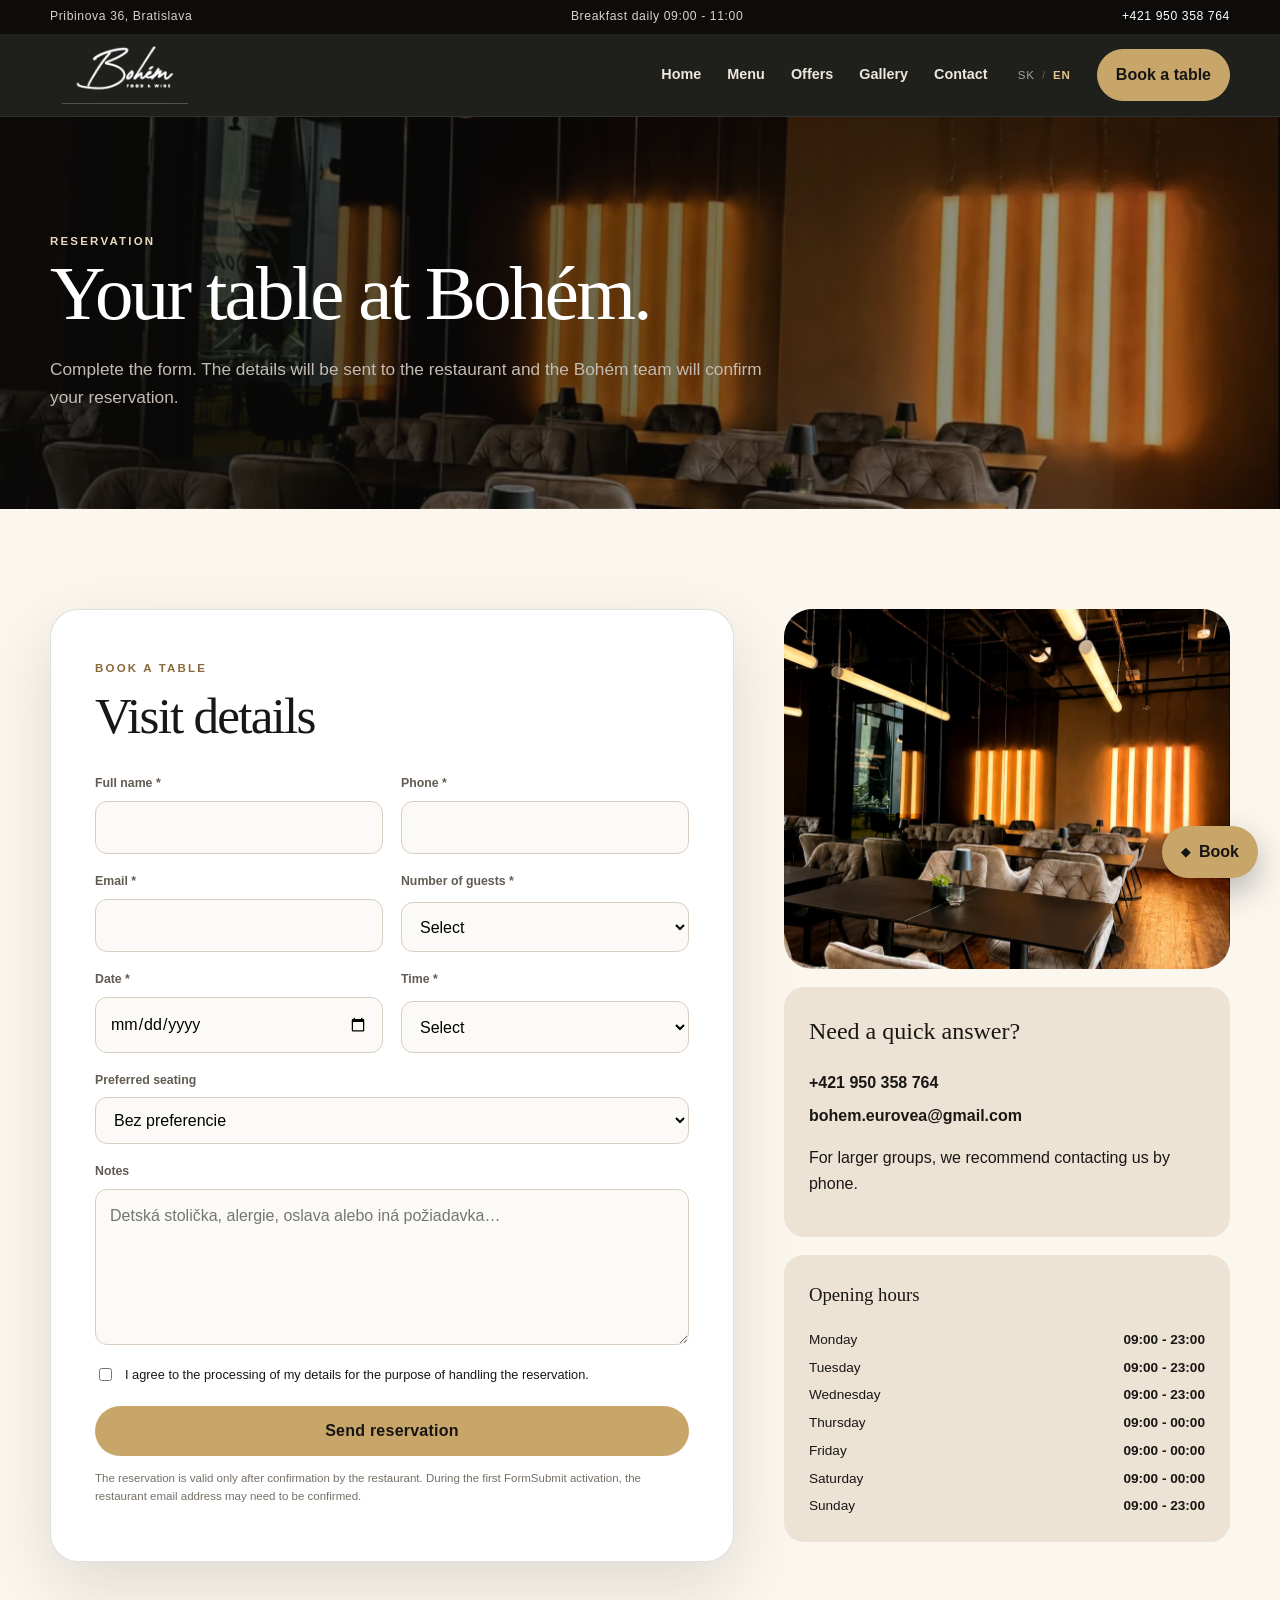
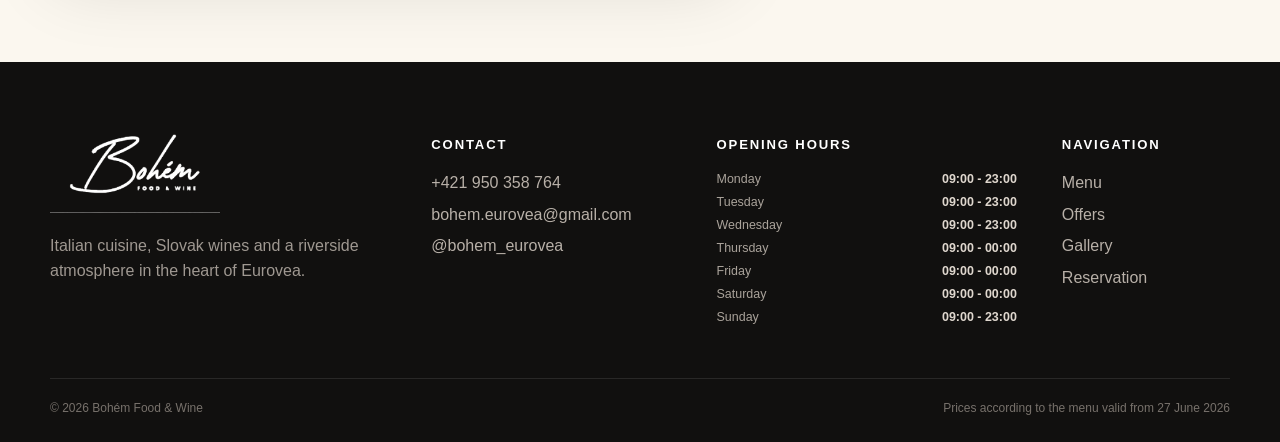
<file: en/rezervacia.html>
<!DOCTYPE html>

<html lang="en"><head>
<meta charset="utf-8"/><meta content="width=device-width,initial-scale=1,viewport-fit=cover" name="viewport"/>
<title>Table reservation | Bohém Food &amp; Wine</title><meta content="Book a table at Bohém Food &amp; Wine in Bratislava." name="description"/>
<meta content="#171614" name="theme-color"/><link href="../favicon.svg" rel="icon" type="image/svg+xml"/>
<link href="../assets/css/style.css" rel="stylesheet"/>
<script type="application/ld+json">{"@context": "https://schema.org", "@type": "Restaurant", "name": "Bohém Food & Wine", "image": "../assets/img/hero-terrace-final.webp", "url": "", "telephone": "+421950358764", "email": "bohem.eurovea@gmail.com", "servesCuisine": ["Italian", "European", "Slovak"], "priceRange": "€€", "address": {"@type": "PostalAddress", "streetAddress": "Pribinova 36", "addressLocality": "Bratislava", "postalCode": "811 09", "addressCountry": "SK"}, "openingHoursSpecification": [{"@type": "OpeningHoursSpecification", "dayOfWeek": ["Monday", "Tuesday", "Wednesday", "Sunday"], "opens": "09:00", "closes": "23:00"}, {"@type": "OpeningHoursSpecification", "dayOfWeek": ["Thursday", "Friday", "Saturday"], "opens": "09:00", "closes": "00:00"}], "acceptsReservations": true, "sameAs": ["https://www.instagram.com/bohem_eurovea/"]}</script>
</head><body data-page="rezervacia">
<a class="skip-link" href="#main">Skip to content</a>
<div class="topbar"><div class="container topbar-inner"><span>Pribinova 36, Bratislava</span><span class="topbar-hide">Breakfast daily 09:00 - 11:00</span><a href="tel:+421950358764">+421 950 358 764</a></div></div>
<header class="site-header"><div class="container header-inner">
<a aria-label="Bohém Food &amp; Wine – home" class="brand" href="index.html"><img alt="Bohém Food &amp; Wine" src="../assets/img/logo-white.png"/></a>
<button aria-controls="site-nav" aria-expanded="false" class="nav-toggle" type="button"><span></span><span></span><span></span><span class="sr-only">Open menu</span></button>
<nav aria-label="Main navigation" class="site-nav" id="site-nav"><a class="nav-link" data-page="home" href="index.html">Home</a><a class="nav-link" data-page="menu" href="menu.html">Menu</a><a class="nav-link" data-page="akcie" href="akcie.html">Offers</a><a class="nav-link" data-page="galeria" href="galeria.html">Gallery</a><a class="nav-link" data-page="kontakt" href="kontakt.html">Contact</a><span aria-label="Language" class="lang-switch"><a href="../rezervacia.html" lang="sk">SK</a><span aria-hidden="true">/</span><strong>EN</strong></span><a aria-current="page" class="nav-cta" data-page="rezervacia" href="rezervacia.html">Book a table</a></nav>
</div></header>
<main id="main">
<section class="page-hero reservation-hero"><div class="container"><span class="kicker light">Reservation</span><h1>Your table at Bohém.</h1><p>Complete the form. The details will be sent to the restaurant and the Bohém team will confirm your reservation.</p></div></section>
<section class="section"><div class="container reservation-layout"><form action="https://formsubmit.co/bohem.eurovea@gmail.com" class="reservation-form" method="POST">
<input name="_subject" type="hidden" value="New reservation from Bohém Food &amp; Wine website"/><input name="_template" type="hidden" value="table"/><input name="_captcha" type="hidden" value="false"/><input autocomplete="off" class="honey" name="_honey" tabindex="-1" type="text"/>
<div class="form-heading"><span class="kicker">Book a table</span><h2>Visit details</h2></div><div class="form-grid">
<label><span>Full name *</span><input autocomplete="name" name="Full name" required=""/></label>
<label><span>Phone *</span><input autocomplete="tel" name="Phone" required="" type="tel"/></label>
<label><span>Email *</span><input autocomplete="email" name="Guest email" required="" type="email"/></label>
<label><span>Number of guests *</span><select name="Number of guests" required=""><option value="">Select</option><option>1</option><option>2</option><option>3</option><option>4</option><option>5</option><option>6</option><option>7</option><option>8</option><option>9</option><option>10</option><option>11</option><option>12</option></select></label>
<label><span>Date *</span><input name="Date" required="" type="date"/></label>
<label><span>Time *</span><select name="Time" required=""><option value="">Select</option><option>09:00</option><option>09:30</option><option>10:00</option><option>10:30</option><option>11:00</option><option>11:30</option><option>12:00</option><option>12:30</option><option>13:00</option><option>13:30</option><option>14:00</option><option>14:30</option><option>15:00</option><option>15:30</option><option>16:00</option><option>16:30</option><option>17:00</option><option>17:30</option><option>18:00</option><option>18:30</option><option>19:00</option><option>19:30</option><option>20:00</option><option>20:30</option><option>21:00</option><option>21:30</option><option>22:00</option><option>22:30</option><option>23:00</option><option>23:30</option></select></label>
<label class="full"><span>Preferred seating</span><select name="Preferované miesto"><option>Bez preferencie</option><option>Terrace</option><option>Interior</option></select></label>
<label class="full"><span>Notes</span><textarea name="Notes" placeholder="Detská stolička, alergie, oslava alebo iná požiadavka…" rows="5"></textarea></label></div>
<label class="consent"><input required="" type="checkbox"/><span>I agree to the processing of my details for the purpose of handling the reservation.</span></label><button class="btn btn-gold full-btn" type="submit">Send reservation</button><p class="form-note">The reservation is valid only after confirmation by the restaurant. During the first FormSubmit activation, the restaurant email address may need to be confirmed.</p></form>
<aside class="reservation-aside"><img alt="Interiér Bohém Food &amp; Wine" loading="lazy" src="../assets/img/interior-window-final.webp"/><div class="aside-card"><h2>Need a quick answer?</h2><a href="tel:+421950358764">+421 950 358 764</a><a href="mailto:bohem.eurovea@gmail.com">bohem.eurovea@gmail.com</a><p>For larger groups, we recommend contacting us by phone.</p></div><div class="aside-card"><h3>Opening hours</h3><div class="hours-table"><span>Monday</span><b>09:00 - 23:00</b><span>Tuesday</span><b>09:00 - 23:00</b><span>Wednesday</span><b>09:00 - 23:00</b><span>Thursday</span><b>09:00 - 00:00</b><span>Friday</span><b>09:00 - 00:00</b><span>Saturday</span><b>09:00 - 00:00</b><span>Sunday</span><b>09:00 - 23:00</b></div></div></aside></div></section>
</main>
<a aria-label="Book a table" class="floating-book" href="rezervacia.html"><span class="floating-icon">◆</span><span>Book</span></a>
<div class="mobile-actions"><a href="tel:+421950358764">Call</a><a class="mobile-book" href="rezervacia.html">Book a table</a></div><footer class="site-footer"><div class="container footer-grid">
<div class="footer-brand"><img alt="Bohém Food &amp; Wine" src="../assets/img/logo-white.png"/><p>Italian cuisine, Slovak wines and a riverside atmosphere in the heart of Eurovea.</p></div>
<div><h3>Contact</h3><a href="tel:+421950358764">+421 950 358 764</a><a href="mailto:bohem.eurovea@gmail.com">bohem.eurovea@gmail.com</a><a href="https://www.instagram.com/bohem_eurovea/" rel="noopener" target="_blank">@bohem_eurovea</a></div>
<div><h3>Opening hours</h3><div class="hours-mini"><span>Monday</span><b>09:00 - 23:00</b><span>Tuesday</span><b>09:00 - 23:00</b><span>Wednesday</span><b>09:00 - 23:00</b><span>Thursday</span><b>09:00 - 00:00</b><span>Friday</span><b>09:00 - 00:00</b><span>Saturday</span><b>09:00 - 00:00</b><span>Sunday</span><b>09:00 - 23:00</b></div></div>
<div><h3>Navigation</h3><a href="menu.html">Menu</a><a href="akcie.html">Offers</a><a href="galeria.html">Gallery</a><a href="rezervacia.html">Reservation</a></div>
</div><div class="container footer-bottom"><span>© <span data-year=""></span> Bohém Food &amp; Wine</span><span>Prices according to the menu valid from 27 June 2026</span></div></footer>
<script src="../assets/js/site.js"></script></body></html>
</file>
<file: assets/css/style.css>
:root{--ink:#191715;--ink2:#24211e;--paper:#f5f0e6;--cream:#fbf7ef;--white:#fff;--gold:#c8a66a;--gold2:#e2c58e;--muted:#766f66;--line:rgba(35,30,24,.14);--radius:28px;--shadow:0 24px 70px rgba(18,15,12,.12);--container:min(1180px,calc(100% - 40px));}
*{box-sizing:border-box}html{scroll-behavior:smooth;width:100%;max-width:100%;overflow-x:clip}body{margin:0;width:100%;max-width:100%;overflow-x:clip;background:var(--cream);color:var(--ink);font-family:Inter,ui-sans-serif,-apple-system,BlinkMacSystemFont,"Segoe UI",sans-serif;line-height:1.6;-webkit-font-smoothing:antialiased}img,video,iframe,svg{display:block;max-width:100%}a{color:inherit;text-decoration:none}button,input,select,textarea{font:inherit}.container{width:var(--container);margin-inline:auto;min-width:0}.sr-only{position:absolute;width:1px;height:1px;padding:0;margin:-1px;overflow:hidden;clip:rect(0,0,0,0);white-space:nowrap;border:0}.skip-link{position:fixed;left:20px;top:-100px;z-index:9999;padding:10px 16px;background:white;color:#111}.skip-link:focus{top:20px}.topbar{background:#0d0c0b;color:#d9d3cb;font-size:.76rem;letter-spacing:.05em}.topbar-inner{height:34px;display:flex;align-items:center;justify-content:space-between;gap:16px}.topbar a{color:#fff}.site-header{position:sticky;top:0;z-index:1000;background:rgba(18,17,15,.94);backdrop-filter:blur(14px);border-bottom:1px solid rgba(255,255,255,.08)}.header-inner{height:82px;display:flex;align-items:center;justify-content:space-between;gap:30px}.brand img{width:150px;height:58px;object-fit:contain}.site-nav{display:flex;align-items:center;gap:26px;color:#eee7dd}.nav-link{position:relative;font-size:.9rem;font-weight:650}.nav-link::after{content:"";position:absolute;left:0;right:100%;bottom:-10px;height:2px;background:var(--gold);transition:.25s}.nav-link:hover::after,.nav-link[aria-current="page"]::after{right:0}.nav-cta{padding:12px 18px;border:1px solid var(--gold);border-radius:999px;color:#fff;font-weight:750}.nav-cta:hover,.nav-cta[aria-current="page"]{background:var(--gold);color:#171513}.nav-cta::after{display:none!important}.nav-toggle{display:none;border:0;background:transparent;width:45px;height:45px;padding:10px}.nav-toggle span:not(.sr-only){display:block;height:2px;background:white;margin:5px 0}.hero{position:relative;min-height:calc(100svh - 116px);display:grid;align-items:end;color:white;overflow:hidden}.hero-media,.hero-shade{position:absolute;inset:0}.hero-media img{width:100%;height:100%;object-fit:cover;object-position:center 58%}.hero-shade{background:linear-gradient(90deg,rgba(8,8,7,.8) 0%,rgba(8,8,7,.43) 55%,rgba(8,8,7,.12) 100%),linear-gradient(0deg,rgba(8,8,7,.54),transparent 55%)}.hero-content{position:relative;z-index:2;padding:110px 0 105px;max-width:820px;margin-left:max(0px,calc((100% - 1180px)/2))}.hero-logo{width:min(330px,60vw);margin:18px 0 28px}.hero h1,.page-hero h1{font-family:Georgia,"Times New Roman",serif;font-weight:400;line-height:1.06;letter-spacing:-.035em;margin:0 0 22px;font-size:clamp(2.6rem,6vw,5.7rem)}.hero h1 em{font-weight:400;color:var(--gold2)}.hero p{font-size:clamp(1rem,1.5vw,1.2rem);max-width:680px;color:rgba(255,255,255,.84);margin:0 0 34px}.hero-actions,.center-actions{display:flex;gap:13px;flex-wrap:wrap}.btn{display:inline-flex;align-items:center;justify-content:center;min-height:50px;padding:0 24px;border-radius:999px;font-weight:800;letter-spacing:.015em;border:1px solid transparent;transition:.25s}.btn:hover{transform:translateY(-2px)}.btn-gold{background:var(--gold);color:#171513}.btn-gold:hover{background:var(--gold2)}.btn-glass{border-color:rgba(255,255,255,.55);background:rgba(255,255,255,.08);color:white;backdrop-filter:blur(10px)}.btn-outline{border-color:#423b34;background:transparent;color:var(--ink)}.btn-dark{background:var(--ink);color:white}.btn-outline-light{border-color:rgba(255,255,255,.5);color:white}.scroll-cue{position:absolute;z-index:2;bottom:28px;right:max(25px,calc((100% - 1180px)/2));font-size:.84rem;color:#fff;display:flex;gap:12px;align-items:center}.scroll-cue span{font-size:1.2rem}.kicker{text-transform:uppercase;letter-spacing:.19em;font-size:.72rem;font-weight:850;color:#8a693a}.kicker.light{color:#ead9bb}.quick-strip{background:var(--ink);color:white}.quick-grid{display:grid;grid-template-columns:repeat(4,1fr)}.quick-grid>div{display:flex;align-items:center;gap:14px;padding:23px 18px;border-right:1px solid rgba(255,255,255,.1)}.quick-grid>div:last-child{border:0}.quick-icon{color:var(--gold2);font-size:1.35rem}.quick-grid b,.quick-grid small{display:block}.quick-grid b{font-size:.91rem}.quick-grid small{color:#aaa29a;font-size:.76rem;margin-top:2px}.section{padding:100px 0}.section-dark{background:var(--ink);color:white}.section-head{margin-bottom:44px}.section-head.split{display:grid;grid-template-columns:1.1fr .8fr;gap:80px;align-items:end}.section-head h2,.spritz-copy h2,.wine-copy h2,.reservation-band h2,.contact-details h2,.form-heading h2{font-family:Georgia,serif;font-size:clamp(2.2rem,4vw,4.3rem);line-height:1.07;font-weight:400;letter-spacing:-.035em;margin:10px 0 0}.section-head p{font-size:1.08rem;color:var(--muted);margin:0}.light-head p{color:#b7b0a8}.terrace-mosaic{display:grid;grid-template-columns:1.4fr .8fr;grid-template-rows:310px 310px;gap:18px}.terrace-mosaic figure{position:relative;margin:0;overflow:hidden;border-radius:var(--radius);box-shadow:var(--shadow)}.terrace-mosaic .terrace-main{grid-row:1/3}.terrace-mosaic img{width:100%;height:100%;object-fit:cover;transition:transform .45s}.terrace-mosaic figure:hover img{transform:scale(1.025)}.terrace-mosaic figcaption{position:absolute;left:17px;bottom:17px;background:rgba(16,15,13,.7);color:white;padding:9px 13px;border-radius:999px;font-size:.78rem;backdrop-filter:blur(8px)}.featured-menu{display:grid;grid-template-columns:repeat(4,minmax(0,1fr));gap:18px}.featured-menu article{background:#26231f;border:1px solid rgba(255,255,255,.08);border-radius:22px;overflow:hidden}.featured-menu img{width:100%;aspect-ratio:4/5;object-fit:cover}.featured-menu article>div{padding:20px}.featured-menu h3{font-family:Georgia,serif;font-size:1.45rem;line-height:1.15;margin:8px 0}.featured-menu p{color:#bdb5ac;font-size:.88rem;margin:0 0 14px}.featured-menu strong{color:var(--gold2);font-size:1.08rem}.dish-meta{color:#8e867d;font-size:.7rem;text-transform:uppercase;letter-spacing:.08em}.center-actions{justify-content:center;margin-top:36px}.spritz-grid{display:grid;grid-template-columns:1.05fr .95fr;gap:72px;align-items:center}.spritz-image{position:relative}.spritz-image img{width:100%;max-height:720px;object-fit:cover;border-radius:var(--radius);box-shadow:var(--shadow)}.photo-badge{position:absolute;left:20px;bottom:20px;padding:10px 14px;border-radius:999px;background:rgba(15,14,13,.72);color:white;font-size:.74rem;letter-spacing:.1em;text-transform:uppercase}.spritz-copy .lead{font-size:1.18rem;color:var(--muted)}.offer-box{margin:28px 0;padding:24px;border-radius:20px;background:#efe6d7;border:1px solid #e0d1ba;display:grid;grid-template-columns:1fr auto;gap:4px 18px}.offer-box strong{font-size:2.1rem;font-family:Georgia,serif}.offer-box span{font-size:1.25rem;font-weight:800;color:#7d582a;align-self:center}.offer-box small{grid-column:1/-1;color:var(--muted)}.text-link{font-weight:850;border-bottom:1px solid currentColor;padding-bottom:3px}.wine-section{padding:0;background:#1e1b18;color:white}.wine-grid{display:grid;grid-template-columns:1fr 1fr;align-items:stretch}.wine-copy{padding:100px 70px 100px 0}.wine-copy p{color:#c0b8af;font-size:1.06rem}.wine-grid>img{width:50vw;max-width:none;height:100%;min-height:660px;object-fit:cover}.wine-stats{display:grid;grid-template-columns:repeat(3,1fr);gap:14px;margin:35px 0}.wine-stats div{padding:17px 12px;border-top:1px solid rgba(255,255,255,.2)}.wine-stats strong,.wine-stats span{display:block}.wine-stats strong{color:var(--gold2);font-size:1.2rem}.wine-stats span{font-size:.74rem;color:#aaa29a}.gallery-preview{display:grid;grid-template-columns:1.2fr .8fr .8fr;gap:15px}.gallery-preview img{width:100%;height:470px;object-fit:cover;border-radius:22px}.reservation-band{background:linear-gradient(110deg,#2a2118,#141311);color:white}.reservation-band-inner{display:flex;justify-content:space-between;align-items:center;gap:50px}.reservation-band p{color:#beb4aa;max-width:700px}.floating-book{position:fixed;right:22px;bottom:22px;z-index:900;background:var(--gold);color:#171513;box-shadow:0 13px 34px rgba(0,0,0,.28);border-radius:999px;padding:13px 19px;display:flex;align-items:center;gap:9px;font-weight:850;transition:.25s}.floating-book:hover{transform:translateY(-3px);background:var(--gold2)}.floating-icon{font-size:.75rem}.site-footer{background:#11100f;color:#ddd5cc;padding:72px 0 24px}.footer-grid{display:grid;grid-template-columns:1.4fr 1fr 1.25fr .7fr;gap:45px}.footer-brand img{width:170px;margin-bottom:20px}.footer-brand p{color:#9f9891;max-width:330px}.site-footer h3{font-size:.82rem;text-transform:uppercase;letter-spacing:.14em;color:white;margin:0 0 15px}.site-footer a{display:block;color:#b8b0a8;margin:6px 0}.hours-mini{display:grid;grid-template-columns:1fr auto;gap:3px 12px;font-size:.78rem;color:#aaa39b}.hours-mini b{font-weight:600;color:#dfd7ce}.footer-bottom{border-top:1px solid rgba(255,255,255,.1);margin-top:50px;padding-top:20px;display:flex;justify-content:space-between;color:#77716b;font-size:.75rem}.page-hero{position:relative;background:#1b1917;color:white;padding:110px 0 80px;overflow:hidden}.page-hero .container{position:relative;z-index:2}.page-hero p{color:#c4bbb2;max-width:730px;font-size:1.08rem}.page-hero .hero-media,.page-hero .hero-shade{position:absolute;inset:0}.page-hero .hero-media img{width:100%;height:100%;object-fit:cover}.page-hero .hero-shade{background:linear-gradient(90deg,rgba(10,9,8,.86),rgba(10,9,8,.32))}.menu-hero{background:linear-gradient(120deg,#171513,#3a2e21)}.menu-tools{position:sticky;top:82px;z-index:70;background:rgba(251,247,239,.94);backdrop-filter:blur(12px);border-bottom:1px solid var(--line)}.menu-tools .container{padding:16px 0;display:flex;gap:18px;align-items:center}.menu-search{display:flex;align-items:center;gap:8px;background:white;border:1px solid var(--line);border-radius:999px;padding:0 14px;min-width:280px}.menu-search input{height:42px;border:0;outline:0;background:transparent;width:100%}.group-tabs{display:flex;gap:8px;overflow-x:auto;scrollbar-width:none}.group-tabs button,.gallery-filters button{white-space:nowrap;border:1px solid var(--line);background:white;padding:10px 15px;border-radius:999px;font-weight:750;cursor:pointer}.group-tabs button.active,.gallery-filters button.active{background:var(--ink);color:white;border-color:var(--ink)}.menu-layout{display:grid;grid-template-columns:230px 1fr;gap:55px;align-items:start}.menu-sidebar{position:sticky;top:168px;max-height:calc(100vh - 190px);overflow:auto}.menu-sidebar h2{font-size:.75rem;text-transform:uppercase;letter-spacing:.15em;color:var(--muted)}.menu-sidebar a{display:block;padding:7px 0;font-size:.86rem;color:#655e57}.menu-sidebar a:hover{color:#111}.menu-section{scroll-margin-top:165px;padding:0 0 70px}.menu-section[hidden]{display:none}.menu-section-head{display:flex;justify-content:space-between;align-items:end;border-bottom:2px solid var(--ink);padding-bottom:13px;margin-bottom:7px}.menu-section-head h2{font-family:Georgia,serif;font-size:2.35rem;font-weight:400;margin:2px 0 0}.item-count{font-size:.72rem;color:var(--muted)}.section-note{margin:12px 0 18px;color:#7e6441;font-weight:700}.menu-list{display:grid;grid-template-columns:1fr 1fr;column-gap:38px}.menu-item{padding:20px 0;border-bottom:1px solid var(--line);min-width:0}.menu-item[hidden]{display:none}.menu-item-top{display:flex;gap:20px;justify-content:space-between}.menu-name{min-width:0}.menu-name h3{font-size:1rem;line-height:1.25;margin:0;font-weight:820}.menu-en{display:block;color:#8a8279;font-size:.73rem;margin-top:3px}.menu-tags{display:flex;gap:6px;align-items:center;margin-top:7px;color:#877f77;font-size:.68rem}.allergen-tag{border:1px solid #c9bca9;border-radius:99px;padding:1px 6px;color:#7b5e35}.menu-price{white-space:nowrap;font-size:1rem;color:#735128}.menu-item p{font-size:.78rem;color:var(--muted);margin:8px 0 0}.addons{list-style:none;margin:12px 0 0;padding:0;background:#f1eadd;border-radius:10px}.addons li{display:flex;justify-content:space-between;gap:10px;padding:7px 10px;border-bottom:1px solid rgba(0,0,0,.06);font-size:.75rem}.addons li:last-child{border:0}.addons small{color:var(--muted)}.allergen-section{background:#e9dfcf;padding:45px 0}.allergen-section summary{font-family:Georgia,serif;font-size:1.8rem;cursor:pointer;display:flex;justify-content:space-between}.allergen-grid{display:grid;grid-template-columns:repeat(3,1fr);gap:12px 24px;margin-top:24px}.allergen-grid div{display:flex;gap:9px;font-size:.83rem}.legal-note{font-size:.72rem;color:#736b62;margin-top:25px}.menu-empty{text-align:center;padding:70px;color:var(--muted)}.action-hero{min-height:560px;display:flex;align-items:end}.action-hero .container{padding-bottom:20px}.promo-cards{display:grid;grid-template-columns:1fr 1fr;gap:22px}.promo-card{background:white;border-radius:var(--radius);overflow:hidden;border:1px solid var(--line);box-shadow:var(--shadow)}.promo-card.featured{grid-column:1/-1;display:grid;grid-template-columns:1.1fr .9fr}.promo-photo img{width:100%;height:100%;min-height:430px;object-fit:cover}.promo-content{padding:42px}.promo-label{display:inline-block;background:#eee2d1;color:#77572d;padding:6px 10px;border-radius:99px;text-transform:uppercase;letter-spacing:.12em;font-size:.67rem;font-weight:850}.promo-content h2{font-family:Georgia,serif;font-size:2.5rem;font-weight:400;line-height:1.05;margin:16px 0}.promo-content p{color:var(--muted)}.promo-facts{display:grid;grid-template-columns:repeat(3,1fr);gap:12px;margin:25px 0}.promo-facts span{padding:13px 0;border-top:1px solid var(--line);font-size:.74rem;color:var(--muted)}.promo-facts b{display:block;color:var(--ink);font-size:1rem}.small-note{font-size:.72rem}.gallery-hero{background-image:linear-gradient(rgba(12,11,10,.72),rgba(12,11,10,.72)),url('../img/interior-warm-final.webp');background-size:cover;background-position:center}.gallery-filters{display:flex;gap:8px;flex-wrap:wrap;margin-bottom:28px}.gallery-grid{columns:3 300px;column-gap:15px}.gallery-card{position:relative;display:block;width:100%;padding:0;margin:0 0 15px;border:0;background:none;cursor:zoom-in;break-inside:avoid;overflow:hidden;border-radius:18px}.gallery-card img{width:100%;height:auto}.gallery-card span{position:absolute;left:12px;bottom:12px;background:rgba(15,14,13,.7);color:white;border-radius:99px;padding:7px 11px;font-size:.7rem}.gallery-card[hidden]{display:none}.lightbox{position:fixed;inset:0;z-index:2000;background:rgba(0,0,0,.93);display:grid;place-items:center;padding:50px}.lightbox[hidden]{display:none}.lightbox img{max-height:86vh;max-width:90vw;border-radius:12px}.lightbox p{color:white;position:absolute;bottom:16px}.lightbox-close{position:absolute;right:25px;top:18px;background:none;border:0;color:white;font-size:3rem;cursor:pointer}.reservation-hero{background-image:linear-gradient(90deg,rgba(12,11,10,.82),rgba(12,11,10,.35)),url('../img/interior-window-final.webp');background-size:cover;background-position:center}.reservation-layout{display:grid;grid-template-columns:1.15fr .75fr;gap:50px;align-items:start}.reservation-form{background:white;border:1px solid var(--line);border-radius:var(--radius);padding:44px;box-shadow:var(--shadow)}.form-grid{display:grid;grid-template-columns:1fr 1fr;gap:18px;margin-top:30px}.form-grid label{display:grid;gap:7px}.form-grid label.full{grid-column:1/-1}.form-grid label span{font-size:.77rem;font-weight:800;color:#625b54}.form-grid input,.form-grid select,.form-grid textarea{width:100%;border:1px solid #d7cec1;border-radius:12px;background:#fcfaf6;padding:13px 14px;outline:none}.form-grid input:focus,.form-grid select:focus,.form-grid textarea:focus{border-color:#987340;box-shadow:0 0 0 3px rgba(200,166,106,.16)}.consent{display:flex!important;grid-template-columns:auto 1fr!important;align-items:flex-start;gap:10px;margin:20px 0;font-size:.8rem}.consent input{width:auto}.full-btn{width:100%;border:0;cursor:pointer}.form-note{font-size:.72rem;color:var(--muted);margin-top:13px}.honey{display:none!important}.reservation-aside{display:grid;gap:18px}.reservation-aside>img{width:100%;height:360px;object-fit:cover;border-radius:var(--radius)}.aside-card{background:#ece3d5;border-radius:20px;padding:25px}.aside-card h2,.aside-card h3{font-family:Georgia,serif;font-weight:400;margin-top:0}.aside-card a{display:block;font-weight:800;margin:8px 0}.hours-table{display:grid;grid-template-columns:1fr auto;gap:6px 20px;font-size:.85rem}.hours-table b{font-weight:750}.contact-hero{background-image:linear-gradient(90deg,rgba(12,11,10,.84),rgba(12,11,10,.25)),url('../img/terrace-wide-final.webp');background-size:cover;background-position:center}.contact-grid{display:grid;grid-template-columns:1fr .9fr;gap:60px}.contact-cards{display:grid;grid-template-columns:1fr 1fr;gap:12px;margin:32px 0}.contact-cards>a,.contact-cards>div{display:block;background:white;border:1px solid var(--line);border-radius:16px;padding:18px}.contact-cards small,.contact-cards strong{display:block}.contact-cards small{color:var(--muted);font-size:.68rem;text-transform:uppercase;letter-spacing:.1em}.contact-cards strong{margin-top:5px}.contact-photo{position:relative}.contact-photo img{width:100%;height:100%;min-height:650px;object-fit:cover;border-radius:var(--radius)}.contact-photo span{position:absolute;left:18px;bottom:18px;background:rgba(15,14,13,.75);color:white;border-radius:99px;padding:9px 14px;font-size:.75rem}.breakfast-note{padding:15px;background:#efe5d6;border-radius:12px}.map-section iframe{width:100%;height:500px;border:0}.active-search-highlight{background:#fff4c7}.reveal{opacity:0;transform:translateY(18px);transition:opacity .55s,transform .55s}.reveal.in{opacity:1;transform:none}
@media(max-width:980px){.site-nav{position:absolute;left:0;right:0;top:82px;background:#171614;display:none;flex-direction:column;align-items:stretch;padding:20px}.site-nav.open{display:flex}.nav-toggle{display:block}.nav-link::after{display:none}.nav-cta{text-align:center}.quick-grid{grid-template-columns:1fr 1fr}.section-head.split,.spritz-grid,.wine-grid,.reservation-layout,.contact-grid{grid-template-columns:1fr;gap:35px}.terrace-mosaic{grid-template-columns:1fr 1fr;grid-template-rows:420px 260px}.terrace-mosaic .terrace-main{grid-row:auto;grid-column:1/-1}.featured-menu{grid-template-columns:1fr 1fr}.wine-copy{padding:80px 0}.wine-grid>img{width:100%;min-height:480px}.gallery-preview{grid-template-columns:1fr 1fr}.gallery-preview img{height:380px}.gallery-preview img:first-child{grid-column:1/-1}.menu-layout{grid-template-columns:1fr}.menu-sidebar{position:static;max-height:none;overflow:visible}.menu-sidebar nav{display:flex;overflow-x:auto;gap:7px}.menu-sidebar a{white-space:nowrap;border:1px solid var(--line);padding:8px 12px;border-radius:99px}.promo-card.featured{grid-template-columns:1fr}.footer-grid{grid-template-columns:1fr 1fr}.contact-photo img{min-height:520px}}
@media(max-width:700px){:root{--container:min(100% - 28px,1180px);--radius:20px}.topbar-hide{display:none}.topbar-inner{font-size:.7rem}.header-inner{height:70px}.brand img{width:125px;height:48px}.site-nav{top:70px}.hero{min-height:760px}.hero-content{padding:120px 0 100px}.hero h1{font-size:2.8rem}.quick-grid{grid-template-columns:1fr}.quick-grid>div{border-right:0;border-bottom:1px solid rgba(255,255,255,.1)}.section{padding:70px 0}.section-head.split{display:block}.section-head.split p{margin-top:20px}.terrace-mosaic{display:block}.terrace-mosaic figure{height:360px;margin-bottom:12px}.featured-menu{grid-template-columns:1fr}.spritz-grid{gap:30px}.offer-box{grid-template-columns:1fr}.offer-box small{grid-column:auto}.wine-stats{grid-template-columns:1fr}.gallery-preview{display:block}.gallery-preview img{height:360px;margin-bottom:12px}.reservation-band-inner{display:block}.reservation-band-inner .btn{margin-top:20px}.floating-book{right:12px;bottom:12px;padding:12px 16px}.footer-grid{grid-template-columns:1fr}.footer-bottom{display:block}.footer-bottom span{display:block;margin:4px 0}.page-hero{padding:80px 0 55px}.page-hero h1{font-size:2.7rem}.menu-tools{top:70px}.menu-tools .container{display:block}.menu-search{min-width:0;margin-bottom:10px}.menu-list{grid-template-columns:1fr}.menu-sidebar{display:none}.menu-section-head h2{font-size:2rem}.menu-item-top{gap:12px}.allergen-grid{grid-template-columns:1fr}.promo-cards{grid-template-columns:1fr}.promo-card.featured{grid-column:auto}.promo-content{padding:28px}.promo-facts{grid-template-columns:1fr}.gallery-grid{columns:1}.form-grid{grid-template-columns:1fr}.form-grid label.full{grid-column:auto}.reservation-form{padding:25px}.contact-cards{grid-template-columns:1fr}.contact-photo img{min-height:440px}.hero-actions{gap:9px}.btn{padding:0 18px}.hero-logo{width:230px}.topbar-inner{gap:7px}.lightbox{padding:18px}.gallery-card span{display:none}}
@media(prefers-reduced-motion:reduce){html{scroll-behavior:auto}.reveal{opacity:1;transform:none;transition:none}*{animation-duration:.01ms!important;transition-duration:.01ms!important}}


/* Bilingual navigation */
.lang-switch{display:inline-flex;align-items:center;gap:7px;padding-left:4px;font-size:.72rem;letter-spacing:.08em;color:#a9a198}.lang-switch a,.lang-switch strong{display:inline!important;margin:0!important}.lang-switch strong{color:var(--gold2)}.lang-switch a:hover{color:#fff}.lang-switch>span{opacity:.45}

/* Promotion artwork and offer pages */
.home-offers{background:var(--paper)}
.home-offer-grid{display:grid;grid-template-columns:1fr 1fr;gap:22px}
.home-offer-card{display:grid;grid-template-columns:minmax(190px,.72fr) 1fr;background:#fff;border:1px solid var(--line);border-radius:var(--radius);overflow:hidden;box-shadow:var(--shadow);transition:.28s}
.home-offer-card:hover{transform:translateY(-5px)}
.home-offer-card>img{width:100%;height:100%;min-height:440px;object-fit:cover;object-position:center top}
.home-offer-card>div{padding:36px;display:flex;flex-direction:column;justify-content:center}
.home-offer-card span{font-size:.69rem;text-transform:uppercase;letter-spacing:.13em;font-weight:850;color:#8a693a}
.home-offer-card h3{font-family:Georgia,serif;font-weight:400;font-size:2.15rem;line-height:1.05;margin:12px 0}
.home-offer-card p{color:var(--muted);margin:0 0 20px}.home-offer-card b{font-size:.82rem}
.offers-page{background:var(--paper)}.offers-stack{display:grid;gap:55px}
.offer-feature{scroll-margin-top:130px;display:grid;grid-template-columns:.78fr 1fr;gap:70px;align-items:center;background:#fff;padding:24px;border:1px solid var(--line);border-radius:32px;box-shadow:var(--shadow)}
.offer-feature.reverse{grid-template-columns:1fr .78fr}.offer-feature.reverse .offer-poster{order:2}.offer-feature.reverse .offer-detail{order:1}
.offer-poster img{width:100%;max-height:780px;object-fit:cover;object-position:center top;border-radius:22px}
.offer-detail{padding:35px 35px 35px 0}.offer-feature.reverse .offer-detail{padding:35px 0 35px 35px}
.offer-detail h2{font-family:Georgia,serif;font-size:clamp(2.4rem,4.5vw,4.7rem);line-height:1.03;font-weight:400;letter-spacing:-.04em;margin:12px 0 20px}
.offer-lead{font-size:1.12rem;color:var(--muted)}.offer-points{list-style:none;padding:0;margin:30px 0;display:grid;gap:0}
.offer-points li{display:grid;grid-template-columns:.8fr 1fr;gap:20px;padding:16px 0;border-top:1px solid var(--line)}.offer-points li:last-child{border-bottom:1px solid var(--line)}.offer-points b{font-family:Georgia,serif;font-size:1.18rem}.offer-points span{color:var(--muted)}

/* Review-ready section; no fabricated testimonials */
.reviews-section{background:#eee5d7}.reviews-inner{display:grid;grid-template-columns:.88fr 1.12fr;gap:75px;align-items:center}.reviews-copy h2{font-family:Georgia,serif;font-size:clamp(2.3rem,4.2vw,4.4rem);line-height:1.05;font-weight:400;letter-spacing:-.04em;margin:12px 0 20px}.reviews-copy p{color:var(--muted);font-size:1.06rem}.review-actions{display:flex;gap:10px;flex-wrap:wrap;margin-top:28px}.review-highlights{display:grid;grid-template-columns:repeat(3,1fr);gap:12px}.review-highlights article{background:#f9f5ed;border:1px solid rgba(65,52,38,.12);border-radius:22px;padding:25px;min-height:245px}.review-highlights article>span{font-family:Georgia,serif;font-size:1.7rem;color:var(--gold)}.review-highlights h3{font-family:Georgia,serif;font-weight:400;font-size:1.35rem;line-height:1.12;margin:30px 0 10px}.review-highlights p{font-size:.86rem;color:var(--muted);margin:0}

/* Stable gallery cropping */
.gallery-grid{columns:auto!important;display:grid;grid-template-columns:repeat(3,minmax(0,1fr));gap:16px}
.gallery-card{margin:0!important;aspect-ratio:4/5;min-height:0;break-inside:auto}
.gallery-card img{width:100%;height:100%!important;object-fit:cover;transition:transform .35s}
.gallery-card:hover img{transform:scale(1.025)}

/* Mobile action bar */
.mobile-actions{display:none}

@media(max-width:1100px){.home-offer-card{grid-template-columns:1fr}.home-offer-card>img{height:520px;min-height:0}.offer-feature,.offer-feature.reverse{grid-template-columns:1fr;gap:20px}.offer-feature.reverse .offer-poster,.offer-feature.reverse .offer-detail{order:initial}.offer-detail,.offer-feature.reverse .offer-detail{padding:25px}.reviews-inner{grid-template-columns:1fr}.review-highlights{grid-template-columns:repeat(3,1fr)}}
@media(max-width:980px){.lang-switch{justify-content:center;padding:12px}.gallery-grid{grid-template-columns:repeat(2,minmax(0,1fr))}.review-highlights{grid-template-columns:1fr 1fr}.review-highlights article:last-child{grid-column:1/-1}.home-offer-grid{grid-template-columns:1fr}}
@media(max-width:700px){body{padding-bottom:62px}.floating-book{display:none}.mobile-actions{position:fixed;left:0;right:0;bottom:0;z-index:1100;display:grid;grid-template-columns:.78fr 1.22fr;background:#11100f;border-top:1px solid rgba(255,255,255,.1);padding:8px max(10px,env(safe-area-inset-right)) calc(8px + env(safe-area-inset-bottom)) max(10px,env(safe-area-inset-left));gap:8px}.mobile-actions a{display:flex;align-items:center;justify-content:center;min-height:46px;border:1px solid rgba(255,255,255,.22);border-radius:999px;color:white;font-weight:800}.mobile-actions .mobile-book{background:var(--gold);border-color:var(--gold);color:#171513}.gallery-grid{grid-template-columns:1fr 1fr;gap:9px}.gallery-card{border-radius:13px}.gallery-card span{display:none}.home-offer-card>img{height:auto;aspect-ratio:3/4}.home-offer-card>div{padding:25px}.offer-feature{padding:10px;border-radius:22px}.offer-detail,.offer-feature.reverse .offer-detail{padding:21px 15px 25px}.offer-points li{grid-template-columns:1fr;gap:3px}.review-highlights{grid-template-columns:1fr}.review-highlights article:last-child{grid-column:auto}.reviews-inner{gap:35px}.review-highlights article{min-height:0}.lang-switch{border-top:1px solid rgba(255,255,255,.08);border-bottom:1px solid rgba(255,255,255,.08)}}
</file>
<file: date/fonts.css>
/* Шрифты скачаны с Google Fonts (лицензия SIL Open Font License) и лежат локально */

/* Comforter · normal · cyrillic */
@font-face {
  font-family: 'Comforter';
  font-style: normal;
  font-weight: 400;
  font-display: swap;
  src: url(fonts/comforter-cyrillic.woff2) format('woff2');
  unicode-range: U+0301, U+0400-045F, U+0490-0491, U+04B0-04B1, U+2116;
}

/* Comforter · normal · latin-ext */
@font-face {
  font-family: 'Comforter';
  font-style: normal;
  font-weight: 400;
  font-display: swap;
  src: url(fonts/comforter-latin-ext.woff2) format('woff2');
  unicode-range: U+0100-02BA, U+02BD-02C5, U+02C7-02CC, U+02CE-02D7, U+02DD-02FF, U+0304, U+0308, U+0329, U+1D00-1DBF, U+1E00-1E9F, U+1EF2-1EFF, U+2020, U+20A0-20AB, U+20AD-20C0, U+2113, U+2C60-2C7F, U+A720-A7FF;
}

/* Comforter · normal · latin */
@font-face {
  font-family: 'Comforter';
  font-style: normal;
  font-weight: 400;
  font-display: swap;
  src: url(fonts/comforter-latin.woff2) format('woff2');
  unicode-range: U+0000-00FF, U+0131, U+0152-0153, U+02BB-02BC, U+02C6, U+02DA, U+02DC, U+0304, U+0308, U+0329, U+2000-206F, U+20AC, U+2122, U+2191, U+2193, U+2212, U+2215, U+FEFF, U+FFFD;
}

/* Montserrat · italic · cyrillic */
@font-face {
  font-family: 'Montserrat';
  font-style: italic;
  font-weight: 300 700;
  font-display: swap;
  src: url(fonts/montserrat-italic-cyrillic.woff2) format('woff2');
  unicode-range: U+0301, U+0400-045F, U+0490-0491, U+04B0-04B1, U+2116;
}

/* Montserrat · italic · latin-ext */
@font-face {
  font-family: 'Montserrat';
  font-style: italic;
  font-weight: 300 700;
  font-display: swap;
  src: url(fonts/montserrat-italic-latin-ext.woff2) format('woff2');
  unicode-range: U+0100-02BA, U+02BD-02C5, U+02C7-02CC, U+02CE-02D7, U+02DD-02FF, U+0304, U+0308, U+0329, U+1D00-1DBF, U+1E00-1E9F, U+1EF2-1EFF, U+2020, U+20A0-20AB, U+20AD-20C0, U+2113, U+2C60-2C7F, U+A720-A7FF;
}

/* Montserrat · italic · latin */
@font-face {
  font-family: 'Montserrat';
  font-style: italic;
  font-weight: 300 700;
  font-display: swap;
  src: url(fonts/montserrat-italic-latin.woff2) format('woff2');
  unicode-range: U+0000-00FF, U+0131, U+0152-0153, U+02BB-02BC, U+02C6, U+02DA, U+02DC, U+0304, U+0308, U+0329, U+2000-206F, U+20AC, U+2122, U+2191, U+2193, U+2212, U+2215, U+FEFF, U+FFFD;
}

/* Montserrat · normal · cyrillic */
@font-face {
  font-family: 'Montserrat';
  font-style: normal;
  font-weight: 300 700;
  font-display: swap;
  src: url(fonts/montserrat-cyrillic.woff2) format('woff2');
  unicode-range: U+0301, U+0400-045F, U+0490-0491, U+04B0-04B1, U+2116;
}

/* Montserrat · normal · latin-ext */
@font-face {
  font-family: 'Montserrat';
  font-style: normal;
  font-weight: 300 700;
  font-display: swap;
  src: url(fonts/montserrat-latin-ext.woff2) format('woff2');
  unicode-range: U+0100-02BA, U+02BD-02C5, U+02C7-02CC, U+02CE-02D7, U+02DD-02FF, U+0304, U+0308, U+0329, U+1D00-1DBF, U+1E00-1E9F, U+1EF2-1EFF, U+2020, U+20A0-20AB, U+20AD-20C0, U+2113, U+2C60-2C7F, U+A720-A7FF;
}

/* Montserrat · normal · latin */
@font-face {
  font-family: 'Montserrat';
  font-style: normal;
  font-weight: 300 700;
  font-display: swap;
  src: url(fonts/montserrat-latin.woff2) format('woff2');
  unicode-range: U+0000-00FF, U+0131, U+0152-0153, U+02BB-02BC, U+02C6, U+02DA, U+02DC, U+0304, U+0308, U+0329, U+2000-206F, U+20AC, U+2122, U+2191, U+2193, U+2212, U+2215, U+FEFF, U+FFFD;
}
</file>
<file: date/style.css>
/* =========================================================
   Приглашение на свидание — стили
   Палитра и шрифты — по макету «онлайн-пригласительного»
   ========================================================= */

:root {
  --red: #b52d2f;
  --red-deep: #8f1f22;
  --cream: #f1ece6;
  --paper: #fcfbf9;
  --ink: #1f1b1a;
  --muted: #6f6663;
  --line: #d9d0c8;
  --soft: #bdb2a9;
  --script: 'Comforter', 'Segoe Script', 'Brush Script MT', cursive;
  --sans: 'Montserrat', system-ui, -apple-system, 'Segoe UI', Roboto, Arial, sans-serif;
  --grain: url("data:image/svg+xml,%3Csvg xmlns='http://www.w3.org/2000/svg' width='180' height='180'%3E%3Cfilter id='n'%3E%3CfeTurbulence type='fractalNoise' baseFrequency='.85' numOctaves='2' stitchTiles='stitch'/%3E%3CfeColorMatrix values='0 0 0 0 .35 0 0 0 0 .25 0 0 0 0 .2 0 0 0 .07 0'/%3E%3C/filter%3E%3Crect width='100%25' height='100%25' filter='url(%23n)'/%3E%3C/svg%3E");
  color-scheme: light;
}

*, *::before, *::after { box-sizing: border-box; }

html {
  background: var(--cream);
  -webkit-text-size-adjust: 100%;
  text-size-adjust: 100%;
  scroll-behavior: smooth;
}

body {
  margin: 0;
  min-height: 100vh;
  font-family: var(--sans);
  font-size: 15px;
  line-height: 1.5;
  color: var(--ink);
  background: var(--cream);
  -webkit-font-smoothing: antialiased;
  overflow-x: hidden;
}

img, svg { display: block; max-width: 100%; }
a { color: inherit; }
p { margin: 0; }
b i, i b { font-weight: 700; }

.red { color: var(--red); }
.ink { color: var(--ink); }
.script { font-family: var(--script); font-weight: 400; letter-spacing: .005em; }

.sprite { position: absolute; width: 0; height: 0; overflow: hidden; }
[hidden] { display: none !important; }

/* ---------- Страница: на телефоне во всю ширину, на компьютере — «открытка» на красном ---------- */

.page {
  position: relative;
  max-width: 480px;
  min-height: 100vh;
  margin: 0 auto;
  background: var(--cream) var(--grain);
  overflow: hidden;
}

.board-title { display: none; }

@media (min-width: 600px) {
  html, body { background: var(--red); }
  .page {
    min-height: 0;
    margin: 0 auto 72px;
    box-shadow: 0 40px 90px -30px rgba(70, 5, 8, .55), 0 0 0 1px rgba(0, 0, 0, .04);
  }
  .board-title {
    display: block;
    max-width: 480px;
    margin: 36px auto 30px;
    padding: 18px 20px;
    border-radius: 999px;
    background: var(--cream);
    text-align: center;
    font: 400 26px/1 var(--sans);
    letter-spacing: -.01em;
  }
  .board-title b { font-weight: 700; }
}

/* ---------- Полароиды ---------- */

.polaroid {
  position: relative;
  margin: 0;
  padding: 5.5% 5.5% 0;
  background: linear-gradient(165deg, #fefefe 0%, #f4f5f7 55%, #eceef2 100%);
  box-shadow:
    0 1px 1px rgba(40, 20, 20, .08),
    0 12px 24px -8px rgba(40, 20, 20, .26),
    0 30px 44px -30px rgba(40, 20, 20, .45);
  rotate: var(--r, 0deg);
  container-type: inline-size;
  transition: rotate .5s ease, scale .5s ease;
}

.polaroid__photo {
  position: relative;
  aspect-ratio: 1 / 1.07;
  overflow: hidden;
  background: #2b2624;
}

.polaroid__photo::after {
  content: '';
  position: absolute;
  inset: 0;
  box-shadow: inset 0 0 0 1px rgba(0, 0, 0, .08), inset 0 0 22px rgba(0, 0, 0, .16);
  pointer-events: none;
}

.polaroid__photo img {
  width: 100%;
  height: 100%;
  object-fit: cover;
  filter: grayscale(1) contrast(1.08) brightness(1.06);
  transition: filter .8s ease;
}

.polaroid figcaption {
  display: flex;
  align-items: center;
  justify-content: center;
  gap: .22em;
  min-height: 22cqw;
  padding: 2cqw 3cqw 3cqw;
  font-family: var(--script);
  font-size: 26px;
  font-size: 13cqw;
  line-height: 1;
  white-space: nowrap;
}

@media (hover: hover) {
  .polaroid:hover { rotate: 0deg; scale: 1.03; }
  .polaroid:hover img { filter: none; }
}

.patch {
  width: 56px;
  height: 52px;
  filter: drop-shadow(0 3px 3px rgba(60, 10, 10, .28));
}

/* ---------- 1. Обложка ---------- */

.hero {
  position: relative;
  padding: 26px 0 6px;
  text-align: center;
}

.hero__photos {
  position: relative;
  width: 100%;
  aspect-ratio: 1 / .95;
}

.love-lines {
  position: absolute;
  inset: -4% -50% 6%;
  display: flex;
  flex-direction: column;
  justify-content: space-around;
  rotate: -15deg;
  font-family: var(--script);
  font-size: min(12.5vw, 60px);
  line-height: 1;
  color: var(--red);
  white-space: nowrap;
  pointer-events: none;
  user-select: none;
}

.love-lines span {
  display: block;
  animation: drift 24s ease-in-out infinite alternate;
}
.love-lines span:nth-child(even) { animation-direction: alternate-reverse; }

@keyframes drift {
  from { translate: -3% 0; }
  to   { translate: 3% 0; }
}

.hero .polaroid {
  position: absolute;
}

.polaroid--us {
  width: 59%;
  left: 5%;
  top: 3%;
  --r: -5deg;
  z-index: 1;
}

.polaroid--blank {
  width: 41%;
  right: 5%;
  top: 37%;
  --r: 7deg;
  z-index: 2;
}

.polaroid__photo--blank {
  display: grid;
  place-items: center;
  background:
    radial-gradient(120% 90% at 30% 22%, rgba(150, 130, 118, .55) 0%, rgba(80, 66, 60, .25) 45%, transparent 75%),
    linear-gradient(160deg, #544843 0%, #332b29 55%, #1f1a19 100%);
}

.polaroid__photo--blank span {
  font-family: var(--script);
  font-size: 70cqw;
  line-height: 1;
  color: rgba(241, 236, 230, .8);
  rotate: 6deg;
  translate: 0 4%;
  animation: develop 4.5s ease-in-out infinite alternate;
}

@keyframes develop {
  from { opacity: .45; }
  to   { opacity: .95; }
}

.polaroid--blank figcaption {
  font-size: 15px;
  font-size: 8.4cqw;
  color: var(--ink);
}

.patch--hero {
  position: absolute;
  top: -5%;
  left: -7%;
  width: 20%;
  height: auto;
  aspect-ratio: 112 / 102;
  rotate: -16deg;
}

.equation {
  position: relative;
  margin: 8px 0 0;
  font-family: var(--script);
  font-weight: 400;
  font-size: min(15vw, 72px);
  line-height: 1;
  color: var(--ink);
}

.equation .plus {
  font-size: .6em;
  color: var(--red);
  vertical-align: .18em;
  margin: 0 .12em;
}

.brush-heart {
  width: min(40vw, 190px);
  margin: 0 auto;
  overflow: visible;
}

.cue {
  display: inline-flex;
  flex-direction: column;
  align-items: center;
  gap: 4px;
  margin: 16px auto 0;
  padding: 6px 12px;
  font: italic 500 14px var(--sans);
  color: var(--red);
  text-decoration: none;
}

.cue svg {
  width: 22px;
  height: 22px;
  animation: bob 1.8s ease-in-out infinite;
}

@keyframes bob {
  0%, 100% { translate: 0 0; }
  50%      { translate: 0 6px; }
}

/* Появление обложки */
.js .hero .polaroid {
  opacity: 0;
  translate: 0 -34px;
  transition: opacity .9s ease var(--d, 0s), translate 1.1s cubic-bezier(.2, .8, .2, 1) var(--d, 0s), rotate .5s ease, scale .5s ease;
}
.js .polaroid--us { --d: .15s; }
.js .polaroid--blank { --d: .55s; }
.js .hero.is-in .polaroid { opacity: 1; translate: 0 0; }

.js .love-lines span {
  clip-path: inset(0 100% 0 0);
  transition: clip-path 2.6s cubic-bezier(.5, 0, .25, 1) var(--d, 0s);
}
.js .hero.is-in .love-lines span { clip-path: inset(0 0 0 0); }

.js .equation,
.js .cue {
  opacity: 0;
  translate: 0 12px;
  transition: opacity 1s ease 1.1s, translate 1s ease 1.1s;
}
.js .cue { transition-delay: 2.6s; }
.js .hero.is-in .equation,
.js .hero.is-in .cue { opacity: 1; translate: 0 0; }

.js .brush-heart .draw {
  transition: stroke-dashoffset 1.6s cubic-bezier(.55, .1, .35, 1) 1.4s;
}

/* ---------- 2. Конверт и вопрос ---------- */

.question {
  position: relative;
  padding: 18px 0 30px;
  scroll-margin-top: 10px;
}

.envelope {
  position: relative;
  width: min(92%, 420px);
  aspect-ratio: 1;
  margin: 0 auto;
  rotate: -2deg;
  container-type: inline-size;
}

.envelope > svg {
  position: absolute;
  inset: 0;
  width: 100%;
  height: 100%;
  overflow: visible;
}

.envelope__back { z-index: 1; filter: drop-shadow(0 18px 22px rgba(90, 10, 14, .22)); }
.envelope__front { z-index: 3; pointer-events: none; }

.letter {
  position: absolute;
  z-index: 2;
  left: 8%;
  width: 84%;
  top: 3%;
  height: 72%;
  padding: 4cqw;
  background: var(--paper);
  border-radius: 2.4cqw;
  box-shadow: 0 2px 10px rgba(60, 10, 10, .2);
  rotate: -3deg;
  translate: 0 0;
}

.js .letter {
  translate: 0 34%;
  transition: translate 1.3s cubic-bezier(.2, .8, .2, 1) .2s;
}
.js .envelope.is-open .letter { translate: 0 0; }

.letter__inner {
  padding: 3.4cqw 3.5cqw 4cqw;
  border-radius: 1.4cqw;
  background: #f0ebe6;
  text-align: center;
}

.letter__hello {
  font-family: var(--script);
  font-size: 30px;
  font-size: 8.6cqw;
  line-height: 1.05;
  color: var(--red);
}

.letter__text {
  margin-top: 2cqw;
  font-size: 14px;
  font-size: 3.9cqw;
  font-weight: 500;
  line-height: 1.4;
}

.letter__q {
  margin: 2.6cqw 0 0;
  font-size: 18px;
  font-size: 5.2cqw;
  font-weight: 700;
  line-height: 1.25;
}

.letter__q em {
  color: var(--red);
  font-style: italic;
}

.stamp {
  position: absolute;
  top: -8cqw;
  right: -5cqw;
  display: grid;
  place-items: center;
  width: 24cqw;
  aspect-ratio: 1;
  border-radius: 50%;
  border: .7cqw solid var(--red);
  box-shadow: inset 0 0 0 1.3cqw var(--paper), inset 0 0 0 1.7cqw var(--red);
  background: var(--paper);
  color: var(--red);
  font-family: var(--script);
  font-size: 11cqw;
  line-height: 1;
  rotate: -14deg;
  opacity: 0;
  scale: 2.4;
  pointer-events: none;
  transition: opacity .2s ease, scale .5s cubic-bezier(.2, 1.6, .4, 1);
}
.stamp span { translate: 0 -4%; }
.is-answered .stamp { opacity: .95; scale: 1; }

/* Кнопки */
.answers {
  position: relative;
  z-index: 4;
  display: flex;
  justify-content: center;
  align-items: center;
  gap: 16px;
  margin-top: 22px;
}

.js .answers {
  opacity: 0;
  translate: 0 12px;
  pointer-events: none;
  transition: opacity .6s ease 1.2s, translate .6s ease 1.2s;
}
.js .question.is-open .answers { opacity: 1; translate: 0 0; pointer-events: auto; }
.is-answered .answers { display: none; }
html:not(.js) .answers,
html:not(.js) .tease { display: none; }

.btn {
  appearance: none;
  margin: 0;
  border: 0;
  cursor: pointer;
  font: 600 17px/1 var(--sans);
  letter-spacing: .01em;
  padding: 16px 26px;
  border-radius: 999px;
  white-space: nowrap;
  touch-action: manipulation;
  -webkit-tap-highlight-color: transparent;
  user-select: none;
  -webkit-user-select: none;
}

.btn:focus-visible { outline: 2px solid var(--ink); outline-offset: 4px; }

.btn--yes {
  color: var(--cream);
  background: var(--red);
  border: 3px solid var(--cream);
  box-shadow: 0 0 0 1.5px var(--red), 0 12px 24px -10px rgba(143, 31, 34, .7);
  scale: var(--grow, 1);
  transition: scale .35s cubic-bezier(.3, 1.6, .5, 1), background .2s ease;
}
.btn--yes:hover { background: #a5272a; }
.btn--yes:active { scale: calc(var(--grow, 1) * .96); }
.btn--yes.is-pulsing { animation: pulse 1.6s ease-in-out infinite; }

@keyframes pulse {
  0%, 100% { box-shadow: 0 0 0 1.5px var(--red), 0 12px 24px -10px rgba(143, 31, 34, .7), 0 0 0 0 rgba(181, 45, 47, .35); }
  50%      { box-shadow: 0 0 0 1.5px var(--red), 0 12px 24px -10px rgba(143, 31, 34, .7), 0 0 0 12px rgba(181, 45, 47, 0); }
}

.no-slot { display: inline-block; }

.btn--no {
  color: var(--red);
  background: var(--cream);
  border: 1.5px solid var(--red);
  padding: 17px 26px;
}

.btn--no.is-fleeing {
  position: absolute;
  z-index: 20;
  rotate: var(--tilt, 0deg);
  box-shadow: 0 10px 22px -12px rgba(60, 10, 10, .5);
  transition: left .45s cubic-bezier(.25, 1.35, .5, 1), top .45s cubic-bezier(.25, 1.35, .5, 1), rotate .45s ease, opacity .4s ease;
}

.btn--no.is-flying { pointer-events: none; }

.btn--no.is-gone {
  opacity: 0;
  pointer-events: none;
}

.tease {
  min-height: 1.5em;
  margin-top: 16px;
  padding: 0 20px;
  text-align: center;
  font: italic 500 14px/1.5 var(--sans);
  color: var(--red);
}
.is-answered .tease { display: none; }
.tease.is-pop { animation: pop .4s cubic-bezier(.3, 1.6, .5, 1); }

@keyframes pop {
  from { opacity: 0; scale: .8; }
  to   { opacity: 1; scale: 1; }
}

/* ---------- 3. Подробности (появляются после «конечно») ---------- */

.js .details { display: none; }
.js.is-answered .details { display: block; }

.reveal { transition: opacity .9s ease, translate .9s cubic-bezier(.2, .7, .2, 1); }
.js .reveal { opacity: 0; translate: 0 28px; }
.js .reveal.is-in { opacity: 1; translate: 0 0; }

/* «Отлично!» */
.yay {
  padding: 4px 24px 18px;
  text-align: center;
  scroll-margin-top: 90px;
}

.yay__title {
  margin: 0;
  font-size: min(22vw, 104px);
  line-height: 1;
  color: var(--red);
  outline: none;
}

.yay__text {
  max-width: 340px;
  margin: 8px auto 0;
  font-size: 18px;
  font-weight: 500;
  line-height: 1.45;
}

.yay__hint {
  margin-top: 18px;
  font: italic 500 14px var(--sans);
  color: var(--muted);
}

.yay__hint::after {
  content: '';
  display: block;
  width: 1px;
  height: 34px;
  margin: 10px auto 0;
  background: linear-gradient(var(--red), transparent);
}

.is-answered .yay__title { animation: yay-in 1s cubic-bezier(.2, 1.5, .4, 1) both; }
.is-answered .yay__text { animation: fade-up .8s ease .35s both; }
.is-answered .yay__hint { animation: fade-up .8s ease .7s both; }

@keyframes yay-in {
  from { opacity: 0; scale: .4; rotate: -8deg; }
  to   { opacity: 1; scale: 1; rotate: 0deg; }
}

@keyframes fade-up {
  from { opacity: 0; translate: 0 14px; }
  to   { opacity: 1; translate: 0 0; }
}

/* Календарь */
.when {
  padding: 30px 18px 8px;
  text-align: center;
}

.when__month {
  margin: 0 0 20px;
  font-size: min(14vw, 66px);
  line-height: 1;
}

.days {
  display: flex;
  justify-content: center;
  align-items: center;
  gap: min(3vw, 14px);
  margin: 0;
  padding: 0;
  list-style: none;
}

.days li {
  display: grid;
  place-items: center;
  width: min(11.5vw, 54px);
  aspect-ratio: 1;
  border: 1.5px solid var(--line);
  border-radius: 9px;
  font-size: min(5.2vw, 24px);
  font-weight: 300;
  color: var(--soft);
}

.days li.is-date {
  position: relative;
  width: min(21vw, 98px);
  border: 0;
  font-size: min(7.6vw, 36px);
  font-weight: 400;
  color: var(--red);
}

.days li.is-date svg {
  position: absolute;
  inset: 0;
  width: 100%;
  height: 100%;
  color: var(--red);
}

.days li.is-date span { position: relative; translate: 0 -6%; }

.when__line {
  margin-top: 18px;
  font-size: 13px;
  font-weight: 500;
  letter-spacing: .14em;
  text-transform: uppercase;
  color: var(--muted);
}

.countdown { margin-top: 28px; }

.countdown__label {
  margin-bottom: 12px;
  font: italic 500 14px var(--sans);
  color: var(--red);
}

.countdown__grid {
  display: flex;
  justify-content: center;
  gap: 10px;
}

.countdown__grid div {
  display: flex;
  flex-direction: column;
  align-items: center;
  width: 72px;
  padding: 10px 0 9px;
  border: 1.5px solid var(--line);
  border-radius: 12px;
}

.countdown__grid b {
  font-size: 26px;
  font-weight: 400;
  line-height: 1.1;
  color: var(--red);
  font-variant-numeric: tabular-nums;
}

.countdown__grid span {
  margin-top: 3px;
  font-size: 11px;
  color: var(--muted);
}

/* План вечера */
.plan { padding: 44px 24px 8px; }

.stop { position: relative; }
.stop--meet { padding-right: 40%; }
.stop--where { padding-left: 26%; text-align: right; }

.stop__title {
  margin: 0;
  font-size: min(12.5vw, 60px);
  line-height: 1.05;
}

.stop__time {
  margin-top: 6px;
  font-size: min(7.6vw, 36px);
  line-height: 1.15;
  color: var(--red);
}

.stop__time small {
  display: block;
  margin-top: 3px;
  font-size: 14px;
  font-style: italic;
  font-weight: 500;
}

.stop__place {
  margin-top: 8px;
  font-size: min(6vw, 26px);
  font-weight: 500;
  line-height: 1.2;
  color: var(--red);
}

.stop__addr {
  margin-top: 10px;
  font-size: 13.5px;
  line-height: 1.4;
}

.stop__addr a { text-decoration: none; border-bottom: 1px solid rgba(181, 45, 47, .35); }

.nowrap { white-space: nowrap; }

.i-heart {
  display: inline-block;
  width: 14px;
  height: 13px;
  margin: 0 3px;
  vertical-align: -1px;
  fill: var(--red);
}

.stop__patches {
  position: absolute;
  right: 0;
  top: 46%;
  display: flex;
  translate: 0 -50%;
  pointer-events: none;
}

.stop__patches .patch { width: 66px; height: 60px; }
.stop__patches .patch:first-child { rotate: -16deg; translate: 0 12px; }
.stop__patches .patch:last-child { rotate: 12deg; margin-left: -10px; }

.plan__route {
  display: block;
  width: 76%;
  height: auto;
  margin: 8px auto 6px;
  overflow: visible;
  color: var(--red);
}

.plan__route path { animation: march 1.4s linear infinite; }

@keyframes march {
  to { stroke-dashoffset: -9.1; }
}

/* Дресс-код */
.dress { padding: 30px 22px 8px; }

.dress__title {
  margin: 0 0 18px;
  text-align: center;
  font-size: min(14vw, 66px);
  line-height: 1;
}

.dress p { font-size: 14.5px; }

.swatches {
  display: grid;
  grid-template-columns: repeat(5, 1fr);
  gap: 7px;
  margin: 18px 0 0;
  padding: 0;
  list-style: none;
}

.swatches li {
  display: grid;
  place-items: center;
  aspect-ratio: 1.3;
  background: var(--c);
  box-shadow: inset 0 0 0 1px rgba(0, 0, 0, .04);
}

.swatches svg {
  width: 38%;
  height: auto;
  aspect-ratio: 100 / 90;
  fill: var(--h, #f4efe9);
}

/* Красная карточка */
.card {
  position: relative;
  margin: 44px 18px 0;
  border: 2px solid var(--red);
  border-radius: 24px;
  overflow: hidden;
  background: var(--cream);
}

.card__top {
  position: relative;
  padding: 20px 22px 26px 32%;
  border-radius: 0 0 22px 0;
  background: var(--red);
  color: #fbf1ea;
}

.card__title {
  margin: 0 0 8px -20%;
  font-size: min(13vw, 60px);
  line-height: 1;
  color: #fbf1ea;
}

.card__top p { font-size: 14px; line-height: 1.5; }

.card__heart {
  position: absolute;
  left: -10%;
  top: 38%;
  width: 36%;
  height: auto;
  aspect-ratio: 108 / 98;
  fill: var(--cream);
  stroke: var(--red);
  stroke-width: 3;
  stroke-linejoin: round;
}

.card__bottom {
  padding: 18px 22px 22px 30%;
  font-size: 14px;
  line-height: 1.5;
  color: var(--red);
}

/* Подтверждение */
.rsvp { padding: 50px 22px 0; }

.rsvp__title {
  margin: 0 0 2px 2%;
  font-size: min(14vw, 66px);
  line-height: 1;
  color: var(--red);
}

.rsvp__text {
  max-width: 80%;
  margin: 14px 0 0 auto;
  font-size: 14.5px;
}

.rsvp__actions {
  display: flex;
  flex-wrap: wrap;
  justify-content: center;
  gap: 10px;
  margin-top: 26px;
}

.pill {
  display: inline-flex;
  align-items: center;
  gap: 8px;
  padding: 12px 20px;
  border: 1.5px solid var(--red);
  border-radius: 999px;
  font: 600 14px/1 var(--sans);
  color: var(--cream);
  background: var(--red);
  text-decoration: none;
  transition: background .2s ease, color .2s ease, translate .2s ease;
  -webkit-tap-highlight-color: transparent;
}

.pill svg { width: 18px; height: 18px; flex: none; }
.pill:hover { translate: 0 -2px; }
.pill:focus-visible { outline: 2px solid var(--ink); outline-offset: 3px; }

.pill--ghost {
  color: var(--red);
  background: transparent;
}

/* Финальный полароид */
.final {
  position: relative;
  padding: 40px 0 84px;
}

.polaroid--big {
  width: 78%;
  margin: 0 auto;
}

.polaroid--big figcaption { font-size: 15cqw; }

.polaroid--develop img {
  scale: 1.12;
  transform-origin: 52% 40%;
  filter: sepia(.7) brightness(.12) contrast(.85) blur(1.5px);
  transition: filter 4.2s cubic-bezier(.3, .1, .3, 1) .5s;
}
.final.is-in .polaroid--develop img,
html:not(.js) .polaroid--develop img { filter: none; }

.final__heart {
  position: absolute;
  right: 6%;
  bottom: 62px;
  width: 70px;
  height: 64px;
  rotate: -10deg;
}

/* ---------- Сердечки-конфетти ---------- */

.fx {
  position: fixed;
  inset: 0;
  z-index: 60;
  width: 100%;
  height: 100%;
  pointer-events: none;
}

/* ---------- Для тех, кто отключил анимации ---------- */

@media (prefers-reduced-motion: reduce) {
  html { scroll-behavior: auto; }
  *, *::before, *::after {
    animation-duration: .01ms !important;
    animation-iteration-count: 1 !important;
    transition-duration: .01ms !important;
    transition-delay: 0s !important;
  }
}
</file>
